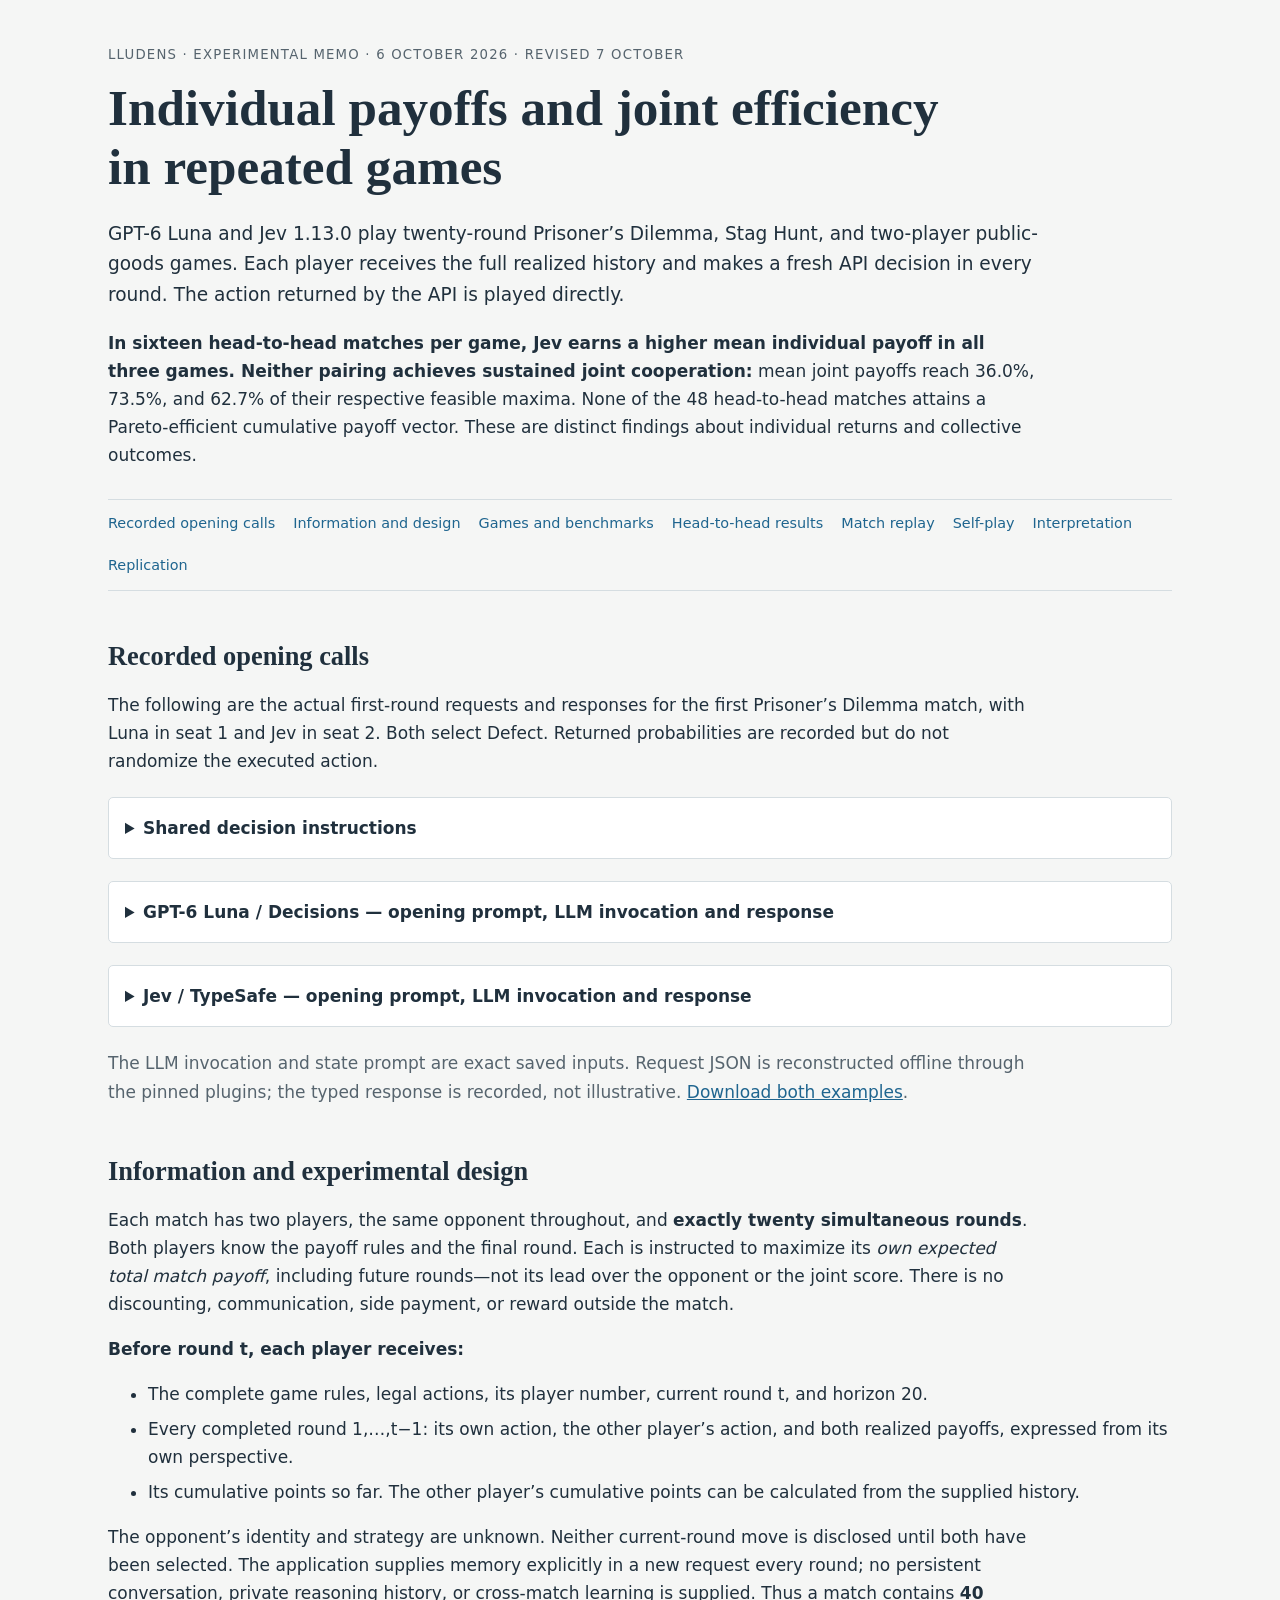
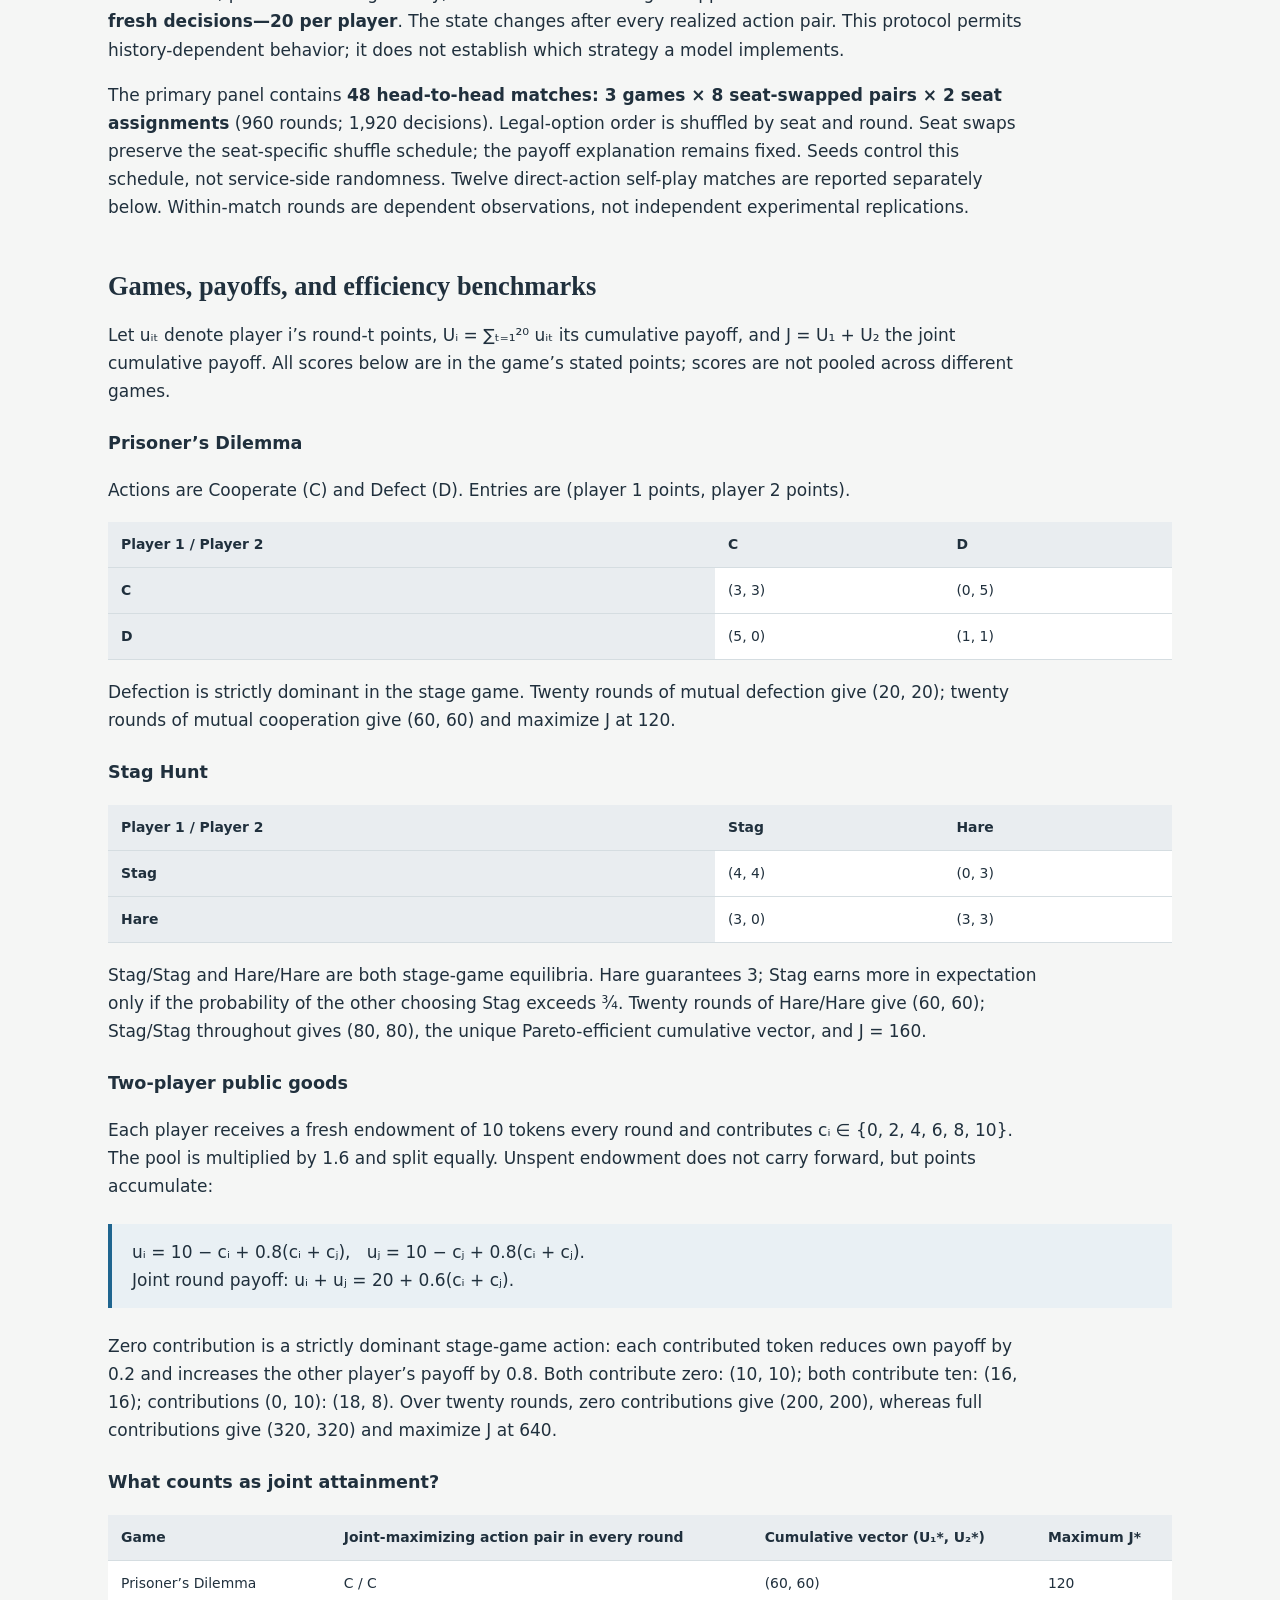
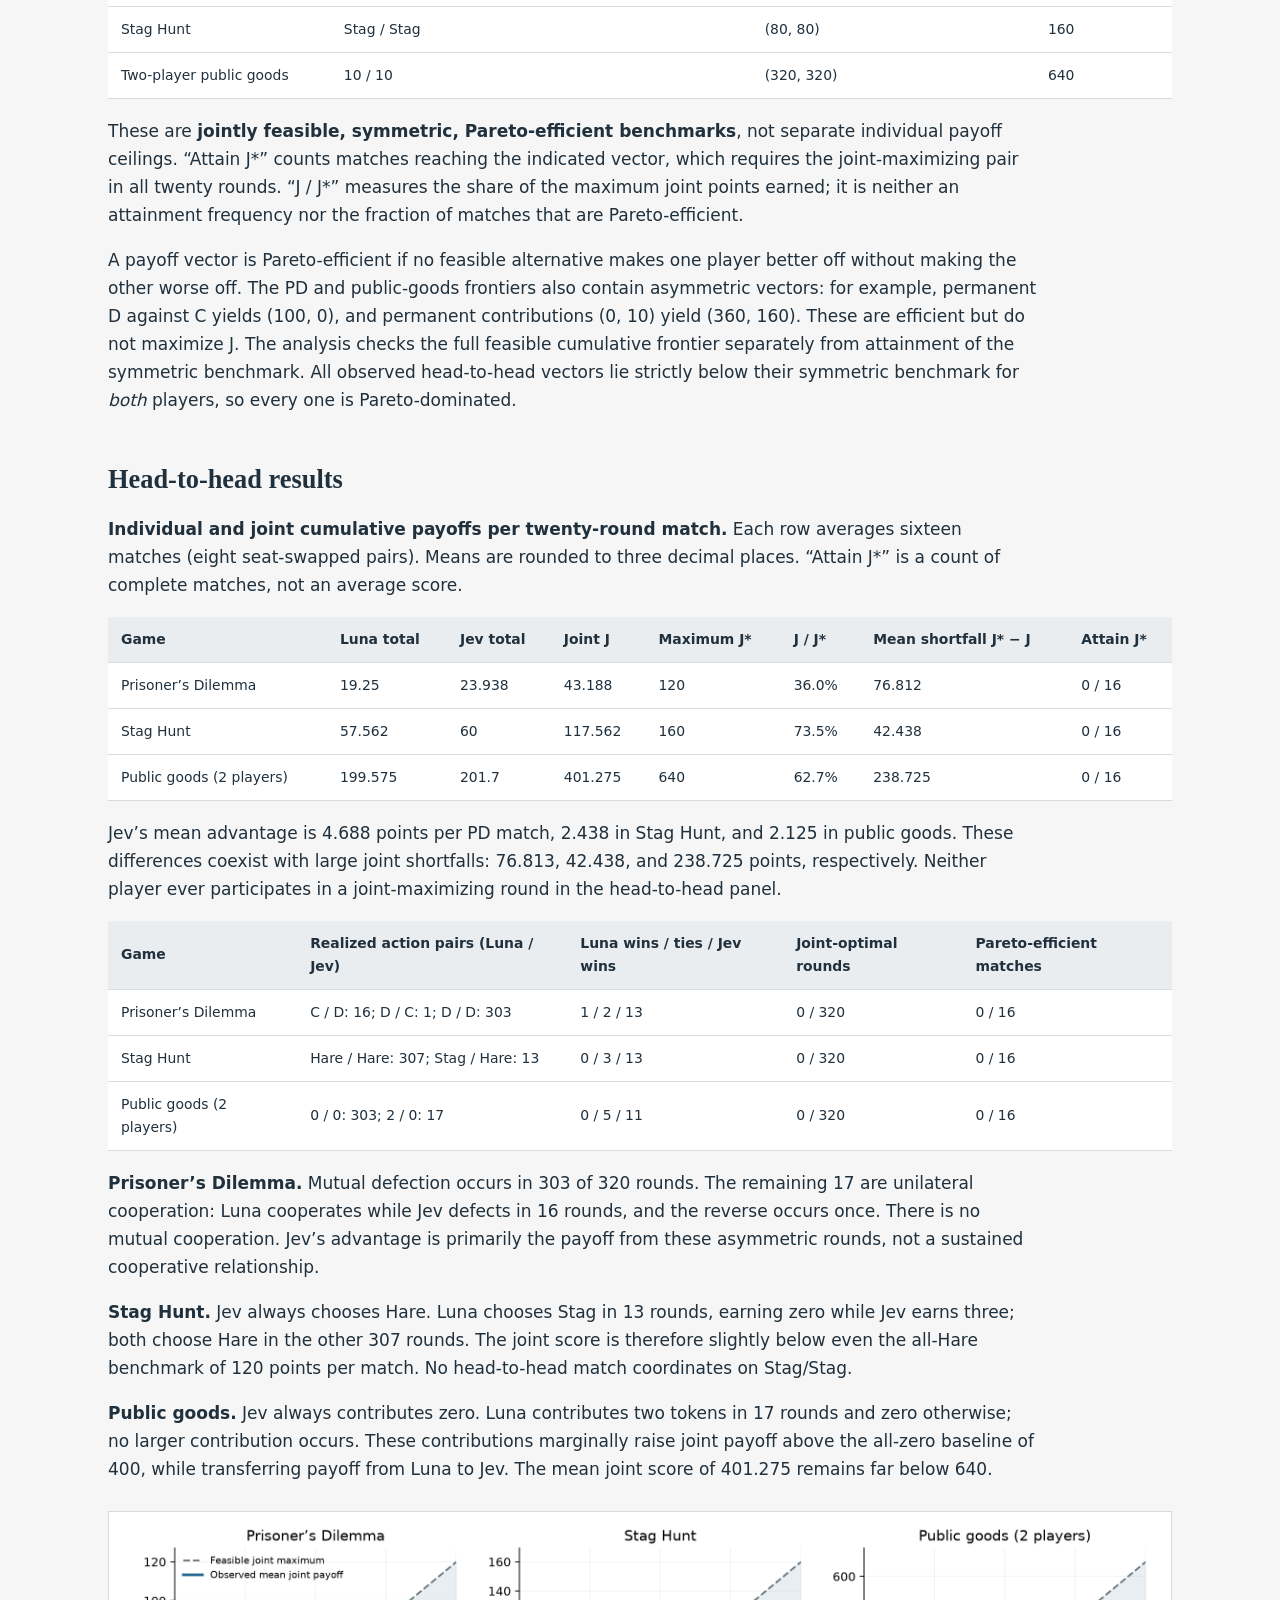
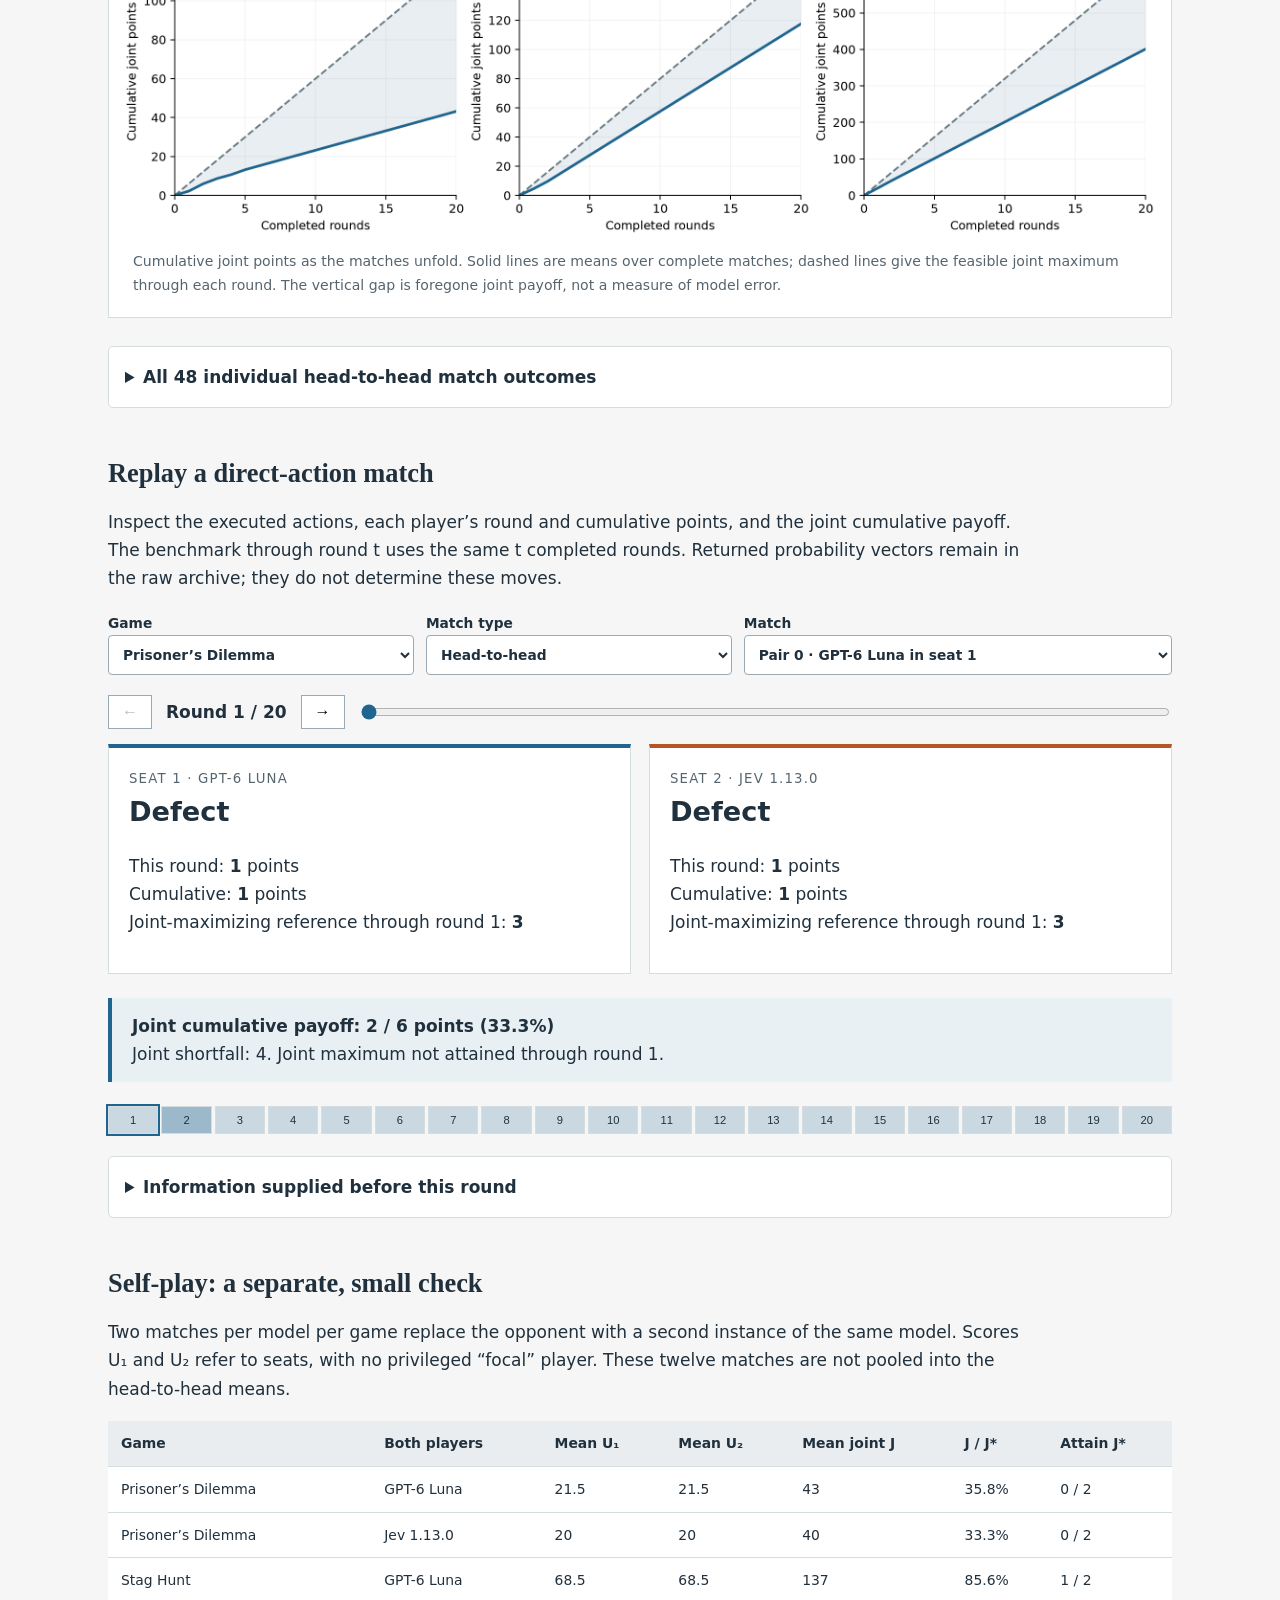
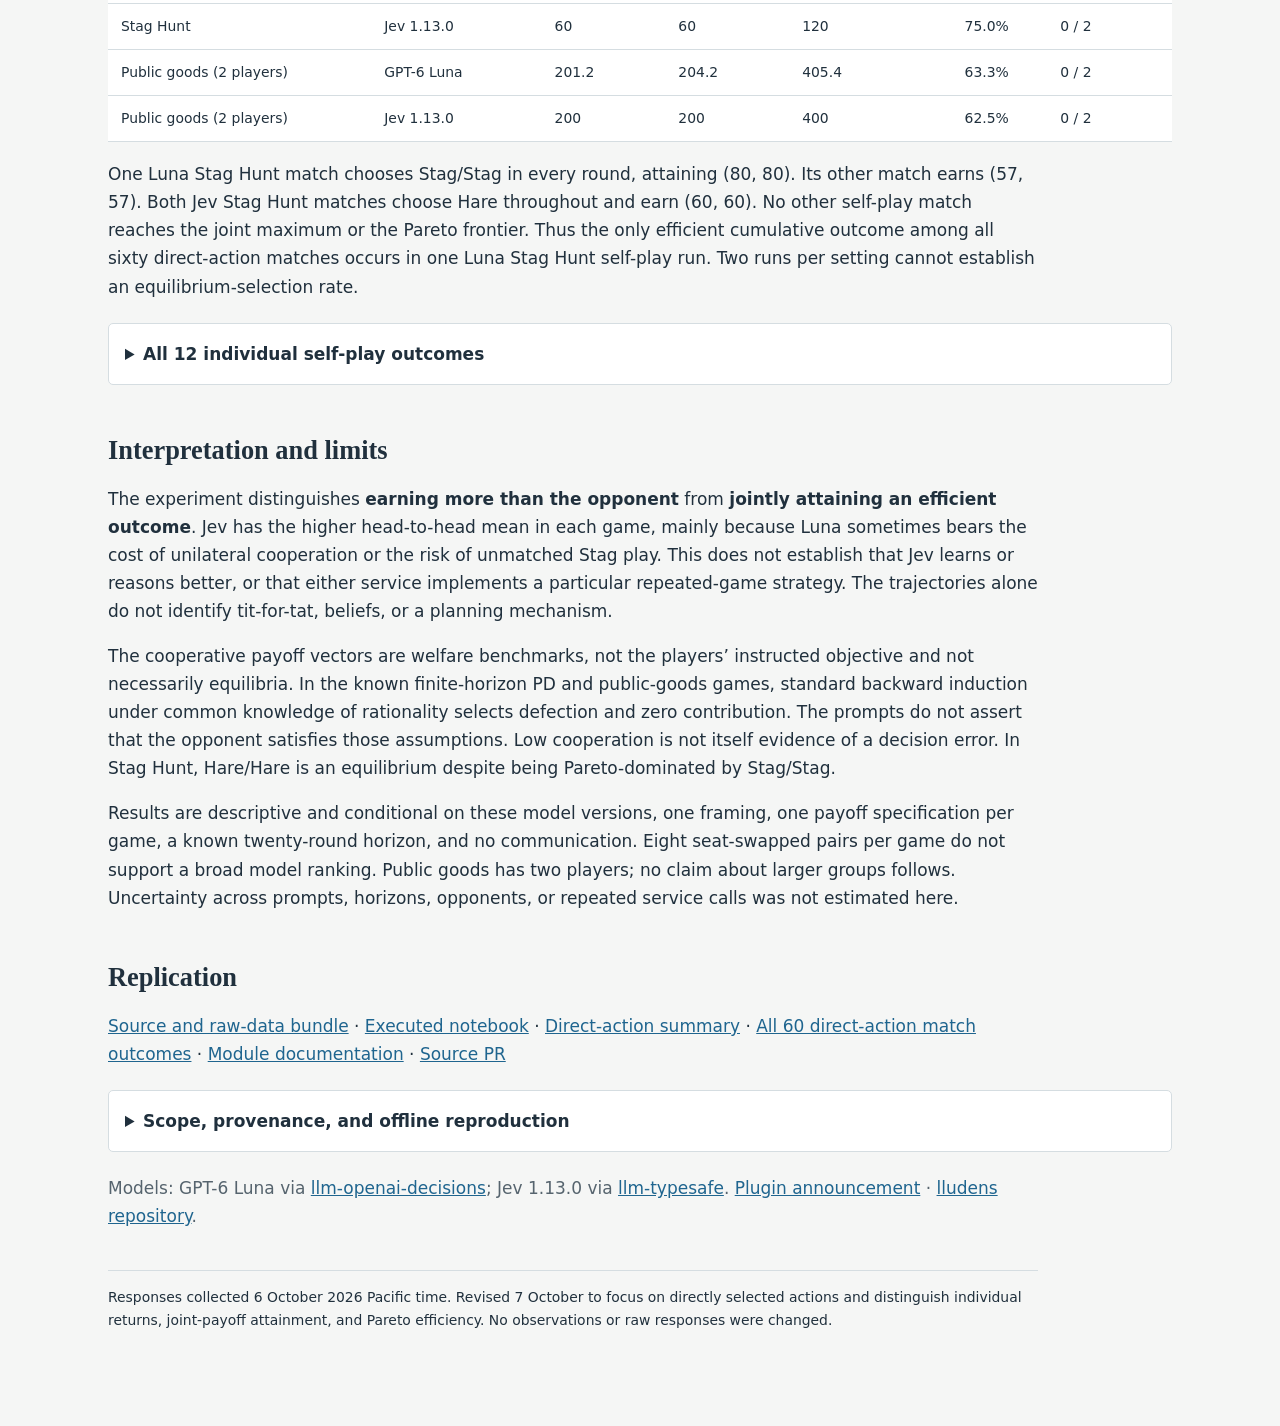
<file: experiments/decisions_jev_games_2026_10_06/report/index.html>
<!doctype html>
<html lang="en"><head><meta charset="utf-8"><meta name="viewport" content="width=device-width,initial-scale=1">
<title>Individual payoffs and joint efficiency in repeated games — lludens</title>
<style>
:root{color-scheme:light;--ink:#20303d;--muted:#56646e;--blue:#1f658f;--orange:#b45725;--line:#d5dde1;--paper:#fff;--bg:#f5f6f5}*{box-sizing:border-box}body{margin:0;background:var(--bg);color:var(--ink);font:17px/1.65 system-ui,-apple-system,sans-serif}main{max-width:1120px;margin:auto;padding:44px 28px 80px}h1{font:600 clamp(2rem,4.4vw,3.2rem)/1.16 Georgia,serif;max-width:850px;margin:12px 0 22px}h2{font:600 1.65rem/1.3 Georgia,serif;margin:48px 0 18px}h3{margin-top:24px;font-size:1.1rem}p{max-width:930px}a{color:var(--blue)}.eyebrow{color:var(--muted);font-size:.83rem;text-transform:uppercase;letter-spacing:.09em}.lead{font-size:1.16rem;max-width:930px}.box{border-left:4px solid var(--blue);background:#e9f0f4;padding:14px 20px;margin:24px 0}.muted,small{color:var(--muted)}nav{display:flex;gap:18px;flex-wrap:wrap;border-block:1px solid var(--line);padding:12px 0;margin:30px 0}nav a{font-size:.9rem;text-decoration:none}section{scroll-margin-top:20px}.scroll{overflow-x:auto;max-width:100%;margin:18px 0}table{border-collapse:collapse;background:white;width:100%;font-size:.87rem;font-variant-numeric:tabular-nums}th,td{text-align:left;padding:11px 13px;border-bottom:1px solid var(--line)}th{background:#e9edf0;font-weight:600}td:first-child{min-width:140px}figure{margin:28px 0;background:white;padding:14px;border:1px solid var(--line)}figure img{width:100%;height:auto}figcaption{font-size:.88rem;color:var(--muted);padding:6px 10px}details{border:1px solid var(--line);border-radius:5px;padding:16px;margin:22px 0;background:white}summary{cursor:pointer;font-weight:600}code{font-size:.86em;background:#e8edef;padding:2px 5px;overflow-wrap:anywhere}pre{white-space:pre-wrap;overflow-wrap:anywhere;overflow:auto;background:#edf0f2;padding:16px;font-size:.84rem;line-height:1.45}li{margin:7px 0}.controls{display:grid;grid-template-columns:1fr 1fr 1.4fr;gap:12px;margin:20px 0}label{display:block;font-size:.86rem;font-weight:600}select{width:100%;padding:10px;background:white;border:1px solid #9aaab4;border-radius:4px;color:var(--ink);font:inherit}input[type=range]{width:100%;accent-color:var(--blue)}.players{display:grid;grid-template-columns:1fr 1fr;gap:18px}.player{background:white;padding:20px;border:1px solid var(--line);border-top:4px solid var(--blue)}.player[data-provider=jev]{border-top-color:var(--orange)}.big{font-size:1.7rem;font-weight:650}.barrow{display:grid;grid-template-columns:60px 1fr 45px;gap:8px;align-items:center;font-size:.82rem}.track{height:9px;background:#e7ecef}.bar{height:9px;background:var(--blue)}.player[data-provider=jev] .bar{background:var(--orange)}.roundline{display:flex;align-items:center;gap:14px;margin:15px 0}.roundline button{border:1px solid #9aaab4;background:white;padding:7px 13px;cursor:pointer;font-size:1rem}.roundline strong{white-space:nowrap}.timeline{display:grid;grid-template-columns:repeat(20,1fr);gap:3px;margin:18px 0}.timeline button{border:1px solid var(--line);padding:7px 0;cursor:pointer;background:#e7ecef;font-size:.7rem;color:var(--ink)}.timeline button.active{outline:2px solid var(--blue)}.foot{font-size:.87rem;margin-top:40px;border-top:1px solid var(--line);padding-top:15px}@media(max-width:660px){main{padding:25px 16px 50px}.controls{grid-template-columns:1fr}.players{grid-template-columns:1fr}.player{padding:15px}body{font-size:16px}h2{margin-top:36px}.timeline{gap:1px}.timeline button{font-size:.61rem}th,td{padding:9px}figure{padding:0}nav{gap:12px}}
</style>
</head><body><main>
<div class="eyebrow">lludens · Experimental memo · 6 October 2026 · Revised 7 October</div>
<h1>Individual payoffs and joint efficiency in repeated games</h1>
<p class="lead">GPT-6 Luna and Jev 1.13.0 play twenty-round Prisoner’s Dilemma, Stag Hunt, and two-player public-goods games. Each player receives the full realized history and makes a fresh API decision in every round. The action returned by the API is played directly.</p>
<p><strong>In sixteen head-to-head matches per game, Jev earns a higher mean individual payoff in all three games. Neither pairing achieves sustained joint cooperation:</strong> mean joint payoffs reach 36.0%, 73.5%, and 62.7% of their respective feasible maxima. None of the 48 head-to-head matches attains a Pareto-efficient cumulative payoff vector. These are distinct findings about individual returns and collective outcomes.</p>
<nav><a href="#opening">Recorded opening calls</a><a href="#design">Information and design</a><a href="#rules">Games and benchmarks</a><a href="#results">Head-to-head results</a><a href="#replay">Match replay</a><a href="#self">Self-play</a><a href="#interpretation">Interpretation</a><a href="#download">Replication</a></nav>

<section id="opening"><h2>Recorded opening calls</h2>
<p>The following are the actual first-round requests and responses for the first Prisoner’s Dilemma match, with Luna in seat 1 and Jev in seat 2. Both select Defect. Returned probabilities are recorded but do not randomize the executed action.</p>
<details><summary>Shared decision instructions</summary><pre><code>Choose your action for the current round to maximize YOUR OWN expected total points over the entire match, including future rounds. You are a player, not an observer classifying the history. Select one of the allowed actions.</code></pre></details>
<article class="opening-example" data-provider="decisions"><details><summary>GPT-6 Luna / Decisions — opening prompt, LLM invocation and response</summary><p><strong>Initial state prompt</strong> (the exact text passed to LLM).</p><pre><code>Repeated Prisoner&#x27;s Dilemma. Both choose C or D simultaneously. Payoffs (your action, other action -&gt; your points, other points): C,C -&gt; 3,3; C,D -&gt; 0,5; D,C -&gt; 5,0; D,D -&gt; 1,1.
You are player 1 in a two-player match. This is round 1 of exactly 20. Both players know the rules and the fixed horizon, and face the same opponent throughout. Both choose without seeing the other&#x27;s current move. After each round both actions and payoffs are revealed. There is no communication. You do not know the opponent&#x27;s strategy or identity. No side payments, other rewards, or later matches affect your score. Your objective is your own total points, not beating the other&#x27;s score or maximizing the joint score.
Your points so far: 0.
Complete public history from your perspective: []</code></pre><details><summary>Exact llm Python invocation</summary><pre><code>import llm

response = llm.get_model(&#x27;openai-decisions/gpt-6-luna&#x27;).prompt(
    prompt=&quot;Repeated Prisoner&#x27;s Dilemma. Both choose C or D simultaneously. Payoffs (your action, other action -&gt; your points, other points): C,C -&gt; 3,3; C,D -&gt; 0,5; D,C -&gt; 5,0; D,D -&gt; 1,1.\nYou are player 1 in a two-player match. This is round 1 of exactly 20. Both players know the rules and the fixed horizon, and face the same opponent throughout. Both choose without seeing the other&#x27;s current move. After each round both actions and payoffs are revealed. There is no communication. You do not know the opponent&#x27;s strategy or identity. No side payments, other rewards, or later matches affect your score. Your objective is your own total points, not beating the other&#x27;s score or maximizing the joint score.\nYour points so far: 0.\nComplete public history from your perspective: []&quot;,
    system=&#x27;Choose your action for the current round to maximize YOUR OWN expected total points over the entire match, including future rounds. You are a player, not an observer classifying the history. Select one of the allowed actions.&#x27;,
    answer_type=&#x27;choice&#x27;,
    choices={&#x27;C&#x27;: &#x27;Choose Cooperate&#x27;, &#x27;D&#x27;: &#x27;Choose Defect&#x27;},
)
answer = response.text()  # Evaluating this would make a live API call.</code></pre></details><details><summary>Request JSON built by the pinned plugin</summary><p>This body is reconstructed offline from the saved arguments, not an HTTP capture.</p><pre><code>{
  &quot;model&quot;: &quot;gpt-6-luna&quot;,
  &quot;input&quot;: &quot;Repeated Prisoner&#x27;s Dilemma. Both choose C or D simultaneously. Payoffs (your action, other action -&gt; your points, other points): C,C -&gt; 3,3; C,D -&gt; 0,5; D,C -&gt; 5,0; D,D -&gt; 1,1.\nYou are player 1 in a two-player match. This is round 1 of exactly 20. Both players know the rules and the fixed horizon, and face the same opponent throughout. Both choose without seeing the other&#x27;s current move. After each round both actions and payoffs are revealed. There is no communication. You do not know the opponent&#x27;s strategy or identity. No side payments, other rewards, or later matches affect your score. Your objective is your own total points, not beating the other&#x27;s score or maximizing the joint score.\nYour points so far: 0.\nComplete public history from your perspective: []&quot;,
  &quot;questions&quot;: [
    {
      &quot;name&quot;: &quot;evaluation&quot;,
      &quot;instructions&quot;: &quot;Choose your action for the current round to maximize YOUR OWN expected total points over the entire match, including future rounds. You are a player, not an observer classifying the history. Select one of the allowed actions.&quot;,
      &quot;type&quot;: &quot;choice&quot;,
      &quot;choices&quot;: [
        {
          &quot;value&quot;: &quot;C&quot;,
          &quot;description&quot;: &quot;Choose Cooperate&quot;
        },
        {
          &quot;value&quot;: &quot;D&quot;,
          &quot;description&quot;: &quot;Choose Defect&quot;
        }
      ]
    }
  ]
}</code></pre></details><p><strong>Recorded response payload</strong> — the unchanged typed answer returned by <code>response.text()</code>, not a generated explanation.</p><pre><code>{
  &quot;type&quot;: &quot;choice&quot;,
  &quot;name&quot;: &quot;evaluation&quot;,
  &quot;choice&quot;: &quot;D&quot;,
  &quot;probabilities&quot;: [
    {
      &quot;value&quot;: &quot;C&quot;,
      &quot;probability&quot;: 0.09
    },
    {
      &quot;value&quot;: &quot;D&quot;,
      &quot;probability&quot;: 0.91
    }
  ],
  &quot;confidence&quot;: 0.82
}</code></pre><p class="muted">Returned model: <code>gpt-6-luna</code>. Input tokens: 336; client time: 366 ms. Journal key: <code>prisoners_dilemma-argmax-00-swap0/player1/b323135cd67b4b96e42de4994034765ba6483464db7208982df4ce8205e18191</code>.</p></details></article><article class="opening-example" data-provider="jev"><details><summary>Jev / TypeSafe — opening prompt, LLM invocation and response</summary><p><strong>Initial state prompt</strong> (the exact text passed to LLM).</p><pre><code>Repeated Prisoner&#x27;s Dilemma. Both choose C or D simultaneously. Payoffs (your action, other action -&gt; your points, other points): C,C -&gt; 3,3; C,D -&gt; 0,5; D,C -&gt; 5,0; D,D -&gt; 1,1.
You are player 2 in a two-player match. This is round 1 of exactly 20. Both players know the rules and the fixed horizon, and face the same opponent throughout. Both choose without seeing the other&#x27;s current move. After each round both actions and payoffs are revealed. There is no communication. You do not know the opponent&#x27;s strategy or identity. No side payments, other rewards, or later matches affect your score. Your objective is your own total points, not beating the other&#x27;s score or maximizing the joint score.
Your points so far: 0.
Complete public history from your perspective: []</code></pre><details><summary>Exact llm Python invocation</summary><pre><code>import llm

response = llm.get_model(&#x27;typesafe/jev-latest&#x27;).prompt(
    prompt=&quot;Repeated Prisoner&#x27;s Dilemma. Both choose C or D simultaneously. Payoffs (your action, other action -&gt; your points, other points): C,C -&gt; 3,3; C,D -&gt; 0,5; D,C -&gt; 5,0; D,D -&gt; 1,1.\nYou are player 2 in a two-player match. This is round 1 of exactly 20. Both players know the rules and the fixed horizon, and face the same opponent throughout. Both choose without seeing the other&#x27;s current move. After each round both actions and payoffs are revealed. There is no communication. You do not know the opponent&#x27;s strategy or identity. No side payments, other rewards, or later matches affect your score. Your objective is your own total points, not beating the other&#x27;s score or maximizing the joint score.\nYour points so far: 0.\nComplete public history from your perspective: []&quot;,
    system=&#x27;Choose your action for the current round to maximize YOUR OWN expected total points over the entire match, including future rounds. You are a player, not an observer classifying the history. Select one of the allowed actions.&#x27;,
    answer_type=&#x27;choice&#x27;,
    criteria={&#x27;C&#x27;: &#x27;Choose Cooperate&#x27;, &#x27;D&#x27;: &#x27;Choose Defect&#x27;},
)
answer = response.text()  # Evaluating this would make a live API call.</code></pre></details><details><summary>Request JSON built by the pinned plugin</summary><p>This body is reconstructed offline from the saved arguments, not an HTTP capture.</p><pre><code>{
  &quot;model&quot;: &quot;jev-latest&quot;,
  &quot;state&quot;: &quot;Repeated Prisoner&#x27;s Dilemma. Both choose C or D simultaneously. Payoffs (your action, other action -&gt; your points, other points): C,C -&gt; 3,3; C,D -&gt; 0,5; D,C -&gt; 5,0; D,D -&gt; 1,1.\nYou are player 2 in a two-player match. This is round 1 of exactly 20. Both players know the rules and the fixed horizon, and face the same opponent throughout. Both choose without seeing the other&#x27;s current move. After each round both actions and payoffs are revealed. There is no communication. You do not know the opponent&#x27;s strategy or identity. No side payments, other rewards, or later matches affect your score. Your objective is your own total points, not beating the other&#x27;s score or maximizing the joint score.\nYour points so far: 0.\nComplete public history from your perspective: []&quot;,
  &quot;questions&quot;: {
    &quot;evaluation&quot;: {
      &quot;type&quot;: &quot;choice&quot;,
      &quot;instructions&quot;: &quot;Choose your action for the current round to maximize YOUR OWN expected total points over the entire match, including future rounds. You are a player, not an observer classifying the history. Select one of the allowed actions.&quot;,
      &quot;criteria&quot;: {
        &quot;C&quot;: &quot;Choose Cooperate&quot;,
        &quot;D&quot;: &quot;Choose Defect&quot;
      }
    }
  }
}</code></pre></details><p><strong>Recorded response payload</strong> — the unchanged typed answer returned by <code>response.text()</code>, not a generated explanation.</p><pre><code>{
  &quot;type&quot;: &quot;choice&quot;,
  &quot;choice&quot;: &quot;D&quot;,
  &quot;confidence&quot;: 0.27,
  &quot;probabilities&quot;: {
    &quot;D&quot;: 0.64,
    &quot;C&quot;: 0.36
  }
}</code></pre><p class="muted">Returned model: <code>jev-1.13.0</code>. Input tokens: 538; client time: 227 ms. Journal key: <code>prisoners_dilemma-argmax-00-swap0/player2/ee57cc5bd0f250979dcce5efa7d3ee54bb22b6165f9e9b8196d66137fd6ce586</code>.</p></details></article>
<p class="muted">The LLM invocation and state prompt are exact saved inputs. Request JSON is reconstructed offline through the pinned plugins; the typed response is recorded, not illustrative. <a href="opening_examples.json">Download both examples</a>.</p>
</section>

<section id="design"><h2>Information and experimental design</h2>
<p>Each match has two players, the same opponent throughout, and <strong>exactly twenty simultaneous rounds</strong>. Both players know the payoff rules and the final round. Each is instructed to maximize its <em>own expected total match payoff</em>, including future rounds—not its lead over the opponent or the joint score. There is no discounting, communication, side payment, or reward outside the match.</p>
<p><strong>Before round t, each player receives:</strong></p>
<ul><li>The complete game rules, legal actions, its player number, current round t, and horizon 20.</li>
<li>Every completed round 1,…,t−1: its own action, the other player’s action, and both realized payoffs, expressed from its own perspective.</li>
<li>Its cumulative points so far. The other player’s cumulative points can be calculated from the supplied history.</li></ul>
<p>The opponent’s identity and strategy are unknown. Neither current-round move is disclosed until both have been selected. The application supplies memory explicitly in a new request every round; no persistent conversation, private reasoning history, or cross-match learning is supplied. Thus a match contains <strong>40 fresh decisions—20 per player</strong>. The state changes after every realized action pair. This protocol permits history-dependent behavior; it does not establish which strategy a model implements.</p>
<p>The primary panel contains <strong>48 head-to-head matches: 3 games × 8 seat-swapped pairs × 2 seat assignments</strong> (960 rounds; 1,920 decisions). Legal-option order is shuffled by seat and round. Seat swaps preserve the seat-specific shuffle schedule; the payoff explanation remains fixed. Seeds control this schedule, not service-side randomness. Twelve direct-action self-play matches are reported separately below. Within-match rounds are dependent observations, not independent experimental replications.</p>
</section>

<section id="rules"><h2>Games, payoffs, and efficiency benchmarks</h2>
<p>Let uᵢₜ denote player i’s round-t points, Uᵢ = ∑ₜ₌₁²⁰ uᵢₜ its cumulative payoff, and J = U₁ + U₂ the joint cumulative payoff. All scores below are in the game’s stated points; scores are not pooled across different games.</p>
<h3>Prisoner’s Dilemma</h3>
<p>Actions are Cooperate (C) and Defect (D). Entries are (player 1 points, player 2 points).</p>
<div class="scroll"><table aria-label="Prisoner's Dilemma payoffs"><thead><tr><th>Player 1 / Player 2</th><th>C</th><th>D</th></tr></thead><tbody><tr><th>C</th><td>(3, 3)</td><td>(0, 5)</td></tr><tr><th>D</th><td>(5, 0)</td><td>(1, 1)</td></tr></tbody></table></div>
<p>Defection is strictly dominant in the stage game. Twenty rounds of mutual defection give (20, 20); twenty rounds of mutual cooperation give (60, 60) and maximize J at 120.</p>
<h3>Stag Hunt</h3>
<div class="scroll"><table aria-label="Stag Hunt payoffs"><thead><tr><th>Player 1 / Player 2</th><th>Stag</th><th>Hare</th></tr></thead><tbody><tr><th>Stag</th><td>(4, 4)</td><td>(0, 3)</td></tr><tr><th>Hare</th><td>(3, 0)</td><td>(3, 3)</td></tr></tbody></table></div>
<p>Stag/Stag and Hare/Hare are both stage-game equilibria. Hare guarantees 3; Stag earns more in expectation only if the probability of the other choosing Stag exceeds ¾. Twenty rounds of Hare/Hare give (60, 60); Stag/Stag throughout gives (80, 80), the unique Pareto-efficient cumulative vector, and J = 160.</p>
<h3>Two-player public goods</h3>
<p>Each player receives a fresh endowment of 10 tokens every round and contributes cᵢ ∈ {0, 2, 4, 6, 8, 10}. The pool is multiplied by 1.6 and split equally. Unspent endowment does not carry forward, but points accumulate:</p>
<div class="box">uᵢ = 10 − cᵢ + 0.8(cᵢ + cⱼ), &nbsp; uⱼ = 10 − cⱼ + 0.8(cᵢ + cⱼ).<br>Joint round payoff: uᵢ + uⱼ = 20 + 0.6(cᵢ + cⱼ).</div>
<p>Zero contribution is a strictly dominant stage-game action: each contributed token reduces own payoff by 0.2 and increases the other player’s payoff by 0.8. Both contribute zero: (10, 10); both contribute ten: (16, 16); contributions (0, 10): (18, 8). Over twenty rounds, zero contributions give (200, 200), whereas full contributions give (320, 320) and maximize J at 640.</p>
<h3>What counts as joint attainment?</h3>
<div class="scroll"><table id="benchmarks"><thead><tr><th>Game</th><th>Joint-maximizing action pair in every round</th><th>Cumulative vector (U₁*, U₂*)</th><th>Maximum J*</th></tr></thead><tbody>
<tr><td>Prisoner’s Dilemma</td><td>C / C</td><td>(60, 60)</td><td>120</td></tr>
<tr><td>Stag Hunt</td><td>Stag / Stag</td><td>(80, 80)</td><td>160</td></tr>
<tr><td>Two-player public goods</td><td>10 / 10</td><td>(320, 320)</td><td>640</td></tr>
</tbody></table></div>
<p>These are <strong>jointly feasible, symmetric, Pareto-efficient benchmarks</strong>, not separate individual payoff ceilings. “Attain J*” counts matches reaching the indicated vector, which requires the joint-maximizing pair in all twenty rounds. “J / J*” measures the share of the maximum joint points earned; it is neither an attainment frequency nor the fraction of matches that are Pareto-efficient.</p>
<p>A payoff vector is Pareto-efficient if no feasible alternative makes one player better off without making the other worse off. The PD and public-goods frontiers also contain asymmetric vectors: for example, permanent D against C yields (100, 0), and permanent contributions (0, 10) yield (360, 160). These are efficient but do not maximize J. The analysis checks the full feasible cumulative frontier separately from attainment of the symmetric benchmark. All observed head-to-head vectors lie strictly below their symmetric benchmark for <em>both</em> players, so every one is Pareto-dominated.</p>
</section>

<section id="results"><h2>Head-to-head results</h2>
<p><strong>Individual and joint cumulative payoffs per twenty-round match.</strong> Each row averages sixteen matches (eight seat-swapped pairs). Means are rounded to three decimal places. “Attain J*” is a count of complete matches, not an average score.</p>
<div class="scroll"><table><thead><tr><th>Game</th><th>Luna total</th><th>Jev total</th><th>Joint J</th><th>Maximum J*</th><th>J / J*</th><th>Mean shortfall J* − J</th><th>Attain J*</th></tr></thead><tbody><tr><td>Prisoner’s Dilemma</td><td>19.25</td><td>23.938</td><td>43.188</td><td>120</td><td>36.0%</td><td>76.812</td><td>0 / 16</td></tr><tr><td>Stag Hunt</td><td>57.562</td><td>60</td><td>117.562</td><td>160</td><td>73.5%</td><td>42.438</td><td>0 / 16</td></tr><tr><td>Public goods (2 players)</td><td>199.575</td><td>201.7</td><td>401.275</td><td>640</td><td>62.7%</td><td>238.725</td><td>0 / 16</td></tr></tbody></table></div>
<p>Jev’s mean advantage is 4.688 points per PD match, 2.438 in Stag Hunt, and 2.125 in public goods. These differences coexist with large joint shortfalls: 76.813, 42.438, and 238.725 points, respectively. Neither player ever participates in a joint-maximizing round in the head-to-head panel.</p>
<div class="scroll"><table><thead><tr><th>Game</th><th>Realized action pairs (Luna / Jev)</th><th>Luna wins / ties / Jev wins</th><th>Joint-optimal rounds</th><th>Pareto-efficient matches</th></tr></thead><tbody><tr><td>Prisoner’s Dilemma</td><td>C / D: 16; D / C: 1; D / D: 303</td><td>1 / 2 / 13</td><td>0 / 320</td><td>0 / 16</td></tr><tr><td>Stag Hunt</td><td>Hare / Hare: 307; Stag / Hare: 13</td><td>0 / 3 / 13</td><td>0 / 320</td><td>0 / 16</td></tr><tr><td>Public goods (2 players)</td><td>0 / 0: 303; 2 / 0: 17</td><td>0 / 5 / 11</td><td>0 / 320</td><td>0 / 16</td></tr></tbody></table></div>
<p><strong>Prisoner’s Dilemma.</strong> Mutual defection occurs in 303 of 320 rounds. The remaining 17 are unilateral cooperation: Luna cooperates while Jev defects in 16 rounds, and the reverse occurs once. There is no mutual cooperation. Jev’s advantage is primarily the payoff from these asymmetric rounds, not a sustained cooperative relationship.</p>
<p><strong>Stag Hunt.</strong> Jev always chooses Hare. Luna chooses Stag in 13 rounds, earning zero while Jev earns three; both choose Hare in the other 307 rounds. The joint score is therefore slightly below even the all-Hare benchmark of 120 points per match. No head-to-head match coordinates on Stag/Stag.</p>
<p><strong>Public goods.</strong> Jev always contributes zero. Luna contributes two tokens in 17 rounds and zero otherwise; no larger contribution occurs. These contributions marginally raise joint payoff above the all-zero baseline of 400, while transferring payoff from Luna to Jev. The mean joint score of 401.275 remains far below 640.</p>
<figure><img src="payoffs.png" alt="Mean cumulative joint payoff across sixteen head-to-head matches in each game, compared with the joint maximum at each round."><figcaption>Cumulative joint points as the matches unfold. Solid lines are means over complete matches; dashed lines give the feasible joint maximum through each round. The vertical gap is foregone joint payoff, not a measure of model error.</figcaption></figure>
<details><summary>All 48 individual head-to-head match outcomes</summary><div class="scroll"><table><thead><tr><th>Game</th><th>Pair</th><th>Seat 1</th><th>Luna total</th><th>Jev total</th><th>Joint J</th><th>J / J*</th><th>Attain J*</th></tr></thead><tbody><tr><td>Prisoner’s Dilemma</td><td>0</td><td>GPT-6 Luna</td><td>19</td><td>24</td><td>43</td><td>35.8%</td><td>No</td></tr><tr><td>Prisoner’s Dilemma</td><td>0</td><td>Jev 1.13.0</td><td>20</td><td>20</td><td>40</td><td>33.3%</td><td>No</td></tr><tr><td>Stag Hunt</td><td>0</td><td>GPT-6 Luna</td><td>57</td><td>60</td><td>117</td><td>73.1%</td><td>No</td></tr><tr><td>Stag Hunt</td><td>0</td><td>Jev 1.13.0</td><td>57</td><td>60</td><td>117</td><td>73.1%</td><td>No</td></tr><tr><td>Public goods (2 players)</td><td>0</td><td>GPT-6 Luna</td><td>199.2</td><td>203.2</td><td>402.4</td><td>62.9%</td><td>No</td></tr><tr><td>Public goods (2 players)</td><td>0</td><td>Jev 1.13.0</td><td>199.2</td><td>203.2</td><td>402.4</td><td>62.9%</td><td>No</td></tr><tr><td>Prisoner’s Dilemma</td><td>1</td><td>GPT-6 Luna</td><td>20</td><td>20</td><td>40</td><td>33.3%</td><td>No</td></tr><tr><td>Prisoner’s Dilemma</td><td>1</td><td>Jev 1.13.0</td><td>19</td><td>24</td><td>43</td><td>35.8%</td><td>No</td></tr><tr><td>Stag Hunt</td><td>1</td><td>GPT-6 Luna</td><td>57</td><td>60</td><td>117</td><td>73.1%</td><td>No</td></tr><tr><td>Stag Hunt</td><td>1</td><td>Jev 1.13.0</td><td>57</td><td>60</td><td>117</td><td>73.1%</td><td>No</td></tr><tr><td>Public goods (2 players)</td><td>1</td><td>GPT-6 Luna</td><td>200</td><td>200</td><td>400</td><td>62.5%</td><td>No</td></tr><tr><td>Public goods (2 players)</td><td>1</td><td>Jev 1.13.0</td><td>200</td><td>200</td><td>400</td><td>62.5%</td><td>No</td></tr><tr><td>Prisoner’s Dilemma</td><td>2</td><td>GPT-6 Luna</td><td>18</td><td>28</td><td>46</td><td>38.3%</td><td>No</td></tr><tr><td>Prisoner’s Dilemma</td><td>2</td><td>Jev 1.13.0</td><td>19</td><td>24</td><td>43</td><td>35.8%</td><td>No</td></tr><tr><td>Stag Hunt</td><td>2</td><td>GPT-6 Luna</td><td>57</td><td>60</td><td>117</td><td>73.1%</td><td>No</td></tr><tr><td>Stag Hunt</td><td>2</td><td>Jev 1.13.0</td><td>57</td><td>60</td><td>117</td><td>73.1%</td><td>No</td></tr><tr><td>Public goods (2 players)</td><td>2</td><td>GPT-6 Luna</td><td>199.6</td><td>201.6</td><td>401.2</td><td>62.7%</td><td>No</td></tr><tr><td>Public goods (2 players)</td><td>2</td><td>Jev 1.13.0</td><td>199.2</td><td>203.2</td><td>402.4</td><td>62.9%</td><td>No</td></tr><tr><td>Prisoner’s Dilemma</td><td>3</td><td>GPT-6 Luna</td><td>19</td><td>24</td><td>43</td><td>35.8%</td><td>No</td></tr><tr><td>Prisoner’s Dilemma</td><td>3</td><td>Jev 1.13.0</td><td>24</td><td>19</td><td>43</td><td>35.8%</td><td>No</td></tr><tr><td>Stag Hunt</td><td>3</td><td>GPT-6 Luna</td><td>60</td><td>60</td><td>120</td><td>75.0%</td><td>No</td></tr><tr><td>Stag Hunt</td><td>3</td><td>Jev 1.13.0</td><td>57</td><td>60</td><td>117</td><td>73.1%</td><td>No</td></tr><tr><td>Public goods (2 players)</td><td>3</td><td>GPT-6 Luna</td><td>199.6</td><td>201.6</td><td>401.2</td><td>62.7%</td><td>No</td></tr><tr><td>Public goods (2 players)</td><td>3</td><td>Jev 1.13.0</td><td>199.6</td><td>201.6</td><td>401.2</td><td>62.7%</td><td>No</td></tr><tr><td>Prisoner’s Dilemma</td><td>4</td><td>GPT-6 Luna</td><td>19</td><td>24</td><td>43</td><td>35.8%</td><td>No</td></tr><tr><td>Prisoner’s Dilemma</td><td>4</td><td>Jev 1.13.0</td><td>19</td><td>24</td><td>43</td><td>35.8%</td><td>No</td></tr><tr><td>Stag Hunt</td><td>4</td><td>GPT-6 Luna</td><td>57</td><td>60</td><td>117</td><td>73.1%</td><td>No</td></tr><tr><td>Stag Hunt</td><td>4</td><td>Jev 1.13.0</td><td>57</td><td>60</td><td>117</td><td>73.1%</td><td>No</td></tr><tr><td>Public goods (2 players)</td><td>4</td><td>GPT-6 Luna</td><td>199.2</td><td>203.2</td><td>402.4</td><td>62.9%</td><td>No</td></tr><tr><td>Public goods (2 players)</td><td>4</td><td>Jev 1.13.0</td><td>200</td><td>200</td><td>400</td><td>62.5%</td><td>No</td></tr><tr><td>Prisoner’s Dilemma</td><td>5</td><td>GPT-6 Luna</td><td>19</td><td>24</td><td>43</td><td>35.8%</td><td>No</td></tr><tr><td>Prisoner’s Dilemma</td><td>5</td><td>Jev 1.13.0</td><td>19</td><td>24</td><td>43</td><td>35.8%</td><td>No</td></tr><tr><td>Stag Hunt</td><td>5</td><td>GPT-6 Luna</td><td>57</td><td>60</td><td>117</td><td>73.1%</td><td>No</td></tr><tr><td>Stag Hunt</td><td>5</td><td>Jev 1.13.0</td><td>57</td><td>60</td><td>117</td><td>73.1%</td><td>No</td></tr><tr><td>Public goods (2 players)</td><td>5</td><td>GPT-6 Luna</td><td>199.6</td><td>201.6</td><td>401.2</td><td>62.7%</td><td>No</td></tr><tr><td>Public goods (2 players)</td><td>5</td><td>Jev 1.13.0</td><td>200</td><td>200</td><td>400</td><td>62.5%</td><td>No</td></tr><tr><td>Prisoner’s Dilemma</td><td>6</td><td>GPT-6 Luna</td><td>18</td><td>28</td><td>46</td><td>38.3%</td><td>No</td></tr><tr><td>Prisoner’s Dilemma</td><td>6</td><td>Jev 1.13.0</td><td>19</td><td>24</td><td>43</td><td>35.8%</td><td>No</td></tr><tr><td>Stag Hunt</td><td>6</td><td>GPT-6 Luna</td><td>57</td><td>60</td><td>117</td><td>73.1%</td><td>No</td></tr><tr><td>Stag Hunt</td><td>6</td><td>Jev 1.13.0</td><td>60</td><td>60</td><td>120</td><td>75.0%</td><td>No</td></tr><tr><td>Public goods (2 players)</td><td>6</td><td>GPT-6 Luna</td><td>199.6</td><td>201.6</td><td>401.2</td><td>62.7%</td><td>No</td></tr><tr><td>Public goods (2 players)</td><td>6</td><td>Jev 1.13.0</td><td>199.2</td><td>203.2</td><td>402.4</td><td>62.9%</td><td>No</td></tr><tr><td>Prisoner’s Dilemma</td><td>7</td><td>GPT-6 Luna</td><td>18</td><td>28</td><td>46</td><td>38.3%</td><td>No</td></tr><tr><td>Prisoner’s Dilemma</td><td>7</td><td>Jev 1.13.0</td><td>19</td><td>24</td><td>43</td><td>35.8%</td><td>No</td></tr><tr><td>Stag Hunt</td><td>7</td><td>GPT-6 Luna</td><td>57</td><td>60</td><td>117</td><td>73.1%</td><td>No</td></tr><tr><td>Stag Hunt</td><td>7</td><td>Jev 1.13.0</td><td>60</td><td>60</td><td>120</td><td>75.0%</td><td>No</td></tr><tr><td>Public goods (2 players)</td><td>7</td><td>GPT-6 Luna</td><td>199.2</td><td>203.2</td><td>402.4</td><td>62.9%</td><td>No</td></tr><tr><td>Public goods (2 players)</td><td>7</td><td>Jev 1.13.0</td><td>200</td><td>200</td><td>400</td><td>62.5%</td><td>No</td></tr></tbody></table></div><p><a href="direct_matches.csv">Download match-level scores and efficiency indicators</a>.</p></details>
</section>

<section id="replay"><h2>Replay a direct-action match</h2>
<p>Inspect the executed actions, each player’s round and cumulative points, and the joint cumulative payoff. The benchmark through round t uses the same t completed rounds. Returned probability vectors remain in the raw archive; they do not determine these moves.</p>
<div class="controls"><label>Game<select id="game"><option value="prisoners_dilemma">Prisoner’s Dilemma</option><option value="stag_hunt">Stag Hunt</option><option value="public_goods">Two-player public goods</option></select></label><label>Match type<select id="panel"><option value="h2h">Head-to-head</option><option value="self">Self-play (separate check)</option></select></label><label>Match<select id="match"></select></label></div>
<div class="roundline"><button id="prev" aria-label="Previous round">←</button><strong id="roundLabel"></strong><button id="next" aria-label="Next round">→</button><input id="round" type="range" min="1" max="20" value="1" aria-label="Round"></div>
<div id="players" class="players"></div><div id="joint" class="box" aria-live="polite"></div><div id="timeline" class="timeline"></div>
<details><summary>Information supplied before this round</summary><p>The rules and instructions above accompany the following public history. The current round’s moves are not yet included.</p><pre id="history"></pre></details>
</section>

<section id="self"><h2>Self-play: a separate, small check</h2>
<p>Two matches per model per game replace the opponent with a second instance of the same model. Scores U₁ and U₂ refer to seats, with no privileged “focal” player. These twelve matches are not pooled into the head-to-head means.</p>
<div class="scroll"><table><thead><tr><th>Game</th><th>Both players</th><th>Mean U₁</th><th>Mean U₂</th><th>Mean joint J</th><th>J / J*</th><th>Attain J*</th></tr></thead><tbody><tr><td>Prisoner’s Dilemma</td><td>GPT-6 Luna</td><td>21.5</td><td>21.5</td><td>43</td><td>35.8%</td><td>0 / 2</td></tr><tr><td>Prisoner’s Dilemma</td><td>Jev 1.13.0</td><td>20</td><td>20</td><td>40</td><td>33.3%</td><td>0 / 2</td></tr><tr><td>Stag Hunt</td><td>GPT-6 Luna</td><td>68.5</td><td>68.5</td><td>137</td><td>85.6%</td><td>1 / 2</td></tr><tr><td>Stag Hunt</td><td>Jev 1.13.0</td><td>60</td><td>60</td><td>120</td><td>75.0%</td><td>0 / 2</td></tr><tr><td>Public goods (2 players)</td><td>GPT-6 Luna</td><td>201.2</td><td>204.2</td><td>405.4</td><td>63.3%</td><td>0 / 2</td></tr><tr><td>Public goods (2 players)</td><td>Jev 1.13.0</td><td>200</td><td>200</td><td>400</td><td>62.5%</td><td>0 / 2</td></tr></tbody></table></div>
<p>One Luna Stag Hunt match chooses Stag/Stag in every round, attaining (80, 80). Its other match earns (57, 57). Both Jev Stag Hunt matches choose Hare throughout and earn (60, 60). No other self-play match reaches the joint maximum or the Pareto frontier. Thus the only efficient cumulative outcome among all sixty direct-action matches occurs in one Luna Stag Hunt self-play run. Two runs per setting cannot establish an equilibrium-selection rate.</p>
<details><summary>All 12 individual self-play outcomes</summary><div class="scroll"><table><thead><tr><th>Game</th><th>Both players</th><th>Run</th><th>Seat 1 U₁</th><th>Seat 2 U₂</th><th>Joint J</th><th>Attain J*</th></tr></thead><tbody><tr><td>Prisoner’s Dilemma</td><td>GPT-6 Luna</td><td>0</td><td>19</td><td>24</td><td>43</td><td>No</td></tr><tr><td>Prisoner’s Dilemma</td><td>Jev 1.13.0</td><td>0</td><td>20</td><td>20</td><td>40</td><td>No</td></tr><tr><td>Stag Hunt</td><td>GPT-6 Luna</td><td>0</td><td>80</td><td>80</td><td>160</td><td>Yes</td></tr><tr><td>Stag Hunt</td><td>Jev 1.13.0</td><td>0</td><td>60</td><td>60</td><td>120</td><td>No</td></tr><tr><td>Public goods (2 players)</td><td>GPT-6 Luna</td><td>0</td><td>202.4</td><td>208.4</td><td>410.8</td><td>No</td></tr><tr><td>Public goods (2 players)</td><td>Jev 1.13.0</td><td>0</td><td>200</td><td>200</td><td>400</td><td>No</td></tr><tr><td>Prisoner’s Dilemma</td><td>GPT-6 Luna</td><td>1</td><td>24</td><td>19</td><td>43</td><td>No</td></tr><tr><td>Prisoner’s Dilemma</td><td>Jev 1.13.0</td><td>1</td><td>20</td><td>20</td><td>40</td><td>No</td></tr><tr><td>Stag Hunt</td><td>GPT-6 Luna</td><td>1</td><td>57</td><td>57</td><td>114</td><td>No</td></tr><tr><td>Stag Hunt</td><td>Jev 1.13.0</td><td>1</td><td>60</td><td>60</td><td>120</td><td>No</td></tr><tr><td>Public goods (2 players)</td><td>GPT-6 Luna</td><td>1</td><td>200</td><td>200</td><td>400</td><td>No</td></tr><tr><td>Public goods (2 players)</td><td>Jev 1.13.0</td><td>1</td><td>200</td><td>200</td><td>400</td><td>No</td></tr></tbody></table></div></details>
</section>

<section id="interpretation"><h2>Interpretation and limits</h2>
<p>The experiment distinguishes <strong>earning more than the opponent</strong> from <strong>jointly attaining an efficient outcome</strong>. Jev has the higher head-to-head mean in each game, mainly because Luna sometimes bears the cost of unilateral cooperation or the risk of unmatched Stag play. This does not establish that Jev learns or reasons better, or that either service implements a particular repeated-game strategy. The trajectories alone do not identify tit-for-tat, beliefs, or a planning mechanism.</p>
<p>The cooperative payoff vectors are welfare benchmarks, not the players’ instructed objective and not necessarily equilibria. In the known finite-horizon PD and public-goods games, standard backward induction under common knowledge of rationality selects defection and zero contribution. The prompts do not assert that the opponent satisfies those assumptions. Low cooperation is not itself evidence of a decision error. In Stag Hunt, Hare/Hare is an equilibrium despite being Pareto-dominated by Stag/Stag.</p>
<p>Results are descriptive and conditional on these model versions, one framing, one payoff specification per game, a known twenty-round horizon, and no communication. Eight seat-swapped pairs per game do not support a broad model ranking. Public goods has two players; no claim about larger groups follows. Uncertainty across prompts, horizons, opponents, or repeated service calls was not estimated here.</p>
</section>

<section id="download"><h2>Replication</h2>
<p><a href="replication.zip">Source and raw-data bundle</a> · <a href="decisions_jev_games.ipynb">Executed notebook</a> · <a href="summary.json">Direct-action summary</a> · <a href="direct_matches.csv">All 60 direct-action match outcomes</a> · <a href="sysone.md">Module documentation</a> · <a href="https://github.com/apoorvalal/lludens/pull/1">Source PR</a></p>
<details><summary>Scope, provenance, and offline reproduction</summary>
<p>The report uses all 48 direct head-to-head matches and separately reports all 12 direct self-play matches. The archive additionally retains 24 matches with experimenter-imposed action randomization and 166 diagnostic queries; neither enters the result tables or replay above. Randomizing a returned response distribution changes the agent and is not a second estimate of the same model comparison.</p>
<p>All original requests and recorded trajectories are retained. The offline audit checks the complete archive; direct-action accounting independently recomputes payoffs and the feasible cumulative Pareto frontier with exact rational arithmetic. The original all-panel <code>data/summary.json</code> is preserved for audit. This memo uses <code>data/direct_summary.json</code>, also served here as <code>summary.json</code>.</p>
<p>Successful calls were journaled individually and interrupted matches resumed from their saved histories. Twelve initially rejected probability-validation responses (including one diagnostic) were not retained and had to be requested again; they did not become fallback actions. This limits reconstruction of the rejected attempts, not the retained game paths. Full integration provenance and pinned plugin versions are in the experiment README.</p>
<pre>uv venv --python 3.12 .venv
uv pip install --python .venv/bin/python \
  -r experiments/decisions_jev_games_2026_10_06/requirements.txt
.venv/bin/python -m pytest tests -q
.venv/bin/python experiments/decisions_jev_games_2026_10_06/build_report.py</pre>
<p>All analysis and notebook execution are offline; no new model responses are needed. Download the full bundle to execute the notebook with its raw data.</p>
</details>
<p class="muted">Models: GPT-6 Luna via <a href="https://github.com/simonw/llm-openai-decisions">llm-openai-decisions</a>; Jev 1.13.0 via <a href="https://github.com/simonw/llm-typesafe">llm-typesafe</a>. <a href="https://simonwillison.net/2026/Oct/6/llm-openai-decisions/">Plugin announcement</a> · <a href="https://github.com/apoorvalal/lludens">lludens repository</a>.</p>
</section>
<p class="foot">Responses collected 6 October 2026 Pacific time. Revised 7 October to focus on directly selected actions and distinguish individual returns, joint-payoff attainment, and Pareto efficiency. No observations or raw responses were changed.</p>
</main>
<script>
const matches=[{"id":"prisoners_dilemma-argmax-00-swap0","game":"prisoners_dilemma","policy":"argmax","seed":2026100600,"pair":0,"swap":0,"players":["decisions","jev"],"rounds":20,"kind":"h2h","history":[{"round":1,"actions":{"1":"D","2":"D"},"payoffs":{"1":1,"2":1},"probabilities":{"1":{"C":0.09,"D":0.91},"2":{"D":0.64,"C":0.36}}},{"round":2,"actions":{"1":"C","2":"D"},"payoffs":{"1":0,"2":5},"probabilities":{"1":{"C":0.56,"D":0.44},"2":{"C":0.21,"D":0.79}}},{"round":3,"actions":{"1":"D","2":"D"},"payoffs":{"1":1,"2":1},"probabilities":{"1":{"D":0.94,"C":0.06},"2":{"D":0.76,"C":0.24}}},{"round":4,"actions":{"1":"D","2":"D"},"payoffs":{"1":1,"2":1},"probabilities":{"1":{"C":0.25,"D":0.75},"2":{"C":0.14,"D":0.86}}},{"round":5,"actions":{"1":"D","2":"D"},"payoffs":{"1":1,"2":1},"probabilities":{"1":{"C":0.23,"D":0.77},"2":{"D":0.86,"C":0.14}}},{"round":6,"actions":{"1":"D","2":"D"},"payoffs":{"1":1,"2":1},"probabilities":{"1":{"C":0.21,"D":0.79},"2":{"C":0.18,"D":0.82}}},{"round":7,"actions":{"1":"D","2":"D"},"payoffs":{"1":1,"2":1},"probabilities":{"1":{"D":0.99,"C":0.01},"2":{"C":0.18,"D":0.82}}},{"round":8,"actions":{"1":"D","2":"D"},"payoffs":{"1":1,"2":1},"probabilities":{"1":{"D":0.99,"C":0.01},"2":{"C":0.18,"D":0.82}}},{"round":9,"actions":{"1":"D","2":"D"},"payoffs":{"1":1,"2":1},"probabilities":{"1":{"D":1.0,"C":0.0},"2":{"C":0.19,"D":0.81}}},{"round":10,"actions":{"1":"D","2":"D"},"payoffs":{"1":1,"2":1},"probabilities":{"1":{"D":0.99,"C":0.01},"2":{"C":0.2,"D":0.8}}},{"round":11,"actions":{"1":"D","2":"D"},"payoffs":{"1":1,"2":1},"probabilities":{"1":{"D":0.99,"C":0.01},"2":{"C":0.19,"D":0.81}}},{"round":12,"actions":{"1":"D","2":"D"},"payoffs":{"1":1,"2":1},"probabilities":{"1":{"D":0.99,"C":0.01},"2":{"C":0.17,"D":0.83}}},{"round":13,"actions":{"1":"D","2":"D"},"payoffs":{"1":1,"2":1},"probabilities":{"1":{"D":0.99,"C":0.01},"2":{"D":0.86,"C":0.14}}},{"round":14,"actions":{"1":"D","2":"D"},"payoffs":{"1":1,"2":1},"probabilities":{"1":{"C":0.01,"D":0.99},"2":{"D":0.85,"C":0.15}}},{"round":15,"actions":{"1":"D","2":"D"},"payoffs":{"1":1,"2":1},"probabilities":{"1":{"D":0.99,"C":0.01},"2":{"C":0.18,"D":0.82}}},{"round":16,"actions":{"1":"D","2":"D"},"payoffs":{"1":1,"2":1},"probabilities":{"1":{"C":0.01,"D":0.99},"2":{"C":0.12,"D":0.88}}},{"round":17,"actions":{"1":"D","2":"D"},"payoffs":{"1":1,"2":1},"probabilities":{"1":{"C":0.0,"D":1.0},"2":{"D":0.87,"C":0.13}}},{"round":18,"actions":{"1":"D","2":"D"},"payoffs":{"1":1,"2":1},"probabilities":{"1":{"C":0.01,"D":0.99},"2":{"D":0.87,"C":0.13}}},{"round":19,"actions":{"1":"D","2":"D"},"payoffs":{"1":1,"2":1},"probabilities":{"1":{"C":0.0,"D":1.0},"2":{"D":0.91,"C":0.09}}},{"round":20,"actions":{"1":"D","2":"D"},"payoffs":{"1":1,"2":1},"probabilities":{"1":{"D":1.0,"C":0.0},"2":{"C":0.05,"D":0.95}}}]},{"id":"prisoners_dilemma-argmax-00-swap1","game":"prisoners_dilemma","policy":"argmax","seed":2026100600,"pair":0,"swap":1,"players":["jev","decisions"],"rounds":20,"kind":"h2h","history":[{"round":1,"actions":{"1":"D","2":"D"},"payoffs":{"1":1,"2":1},"probabilities":{"1":{"D":0.62,"C":0.38},"2":{"C":0.35,"D":0.65}}},{"round":2,"actions":{"1":"D","2":"D"},"payoffs":{"1":1,"2":1},"probabilities":{"1":{"D":0.8,"C":0.2},"2":{"D":0.92,"C":0.08}}},{"round":3,"actions":{"1":"D","2":"D"},"payoffs":{"1":1,"2":1},"probabilities":{"1":{"D":0.87,"C":0.13},"2":{"C":0.44,"D":0.56}}},{"round":4,"actions":{"1":"D","2":"D"},"payoffs":{"1":1,"2":1},"probabilities":{"1":{"D":0.84,"C":0.16},"2":{"D":0.99,"C":0.01}}},{"round":5,"actions":{"1":"D","2":"D"},"payoffs":{"1":1,"2":1},"probabilities":{"1":{"D":0.84,"C":0.16},"2":{"D":0.72,"C":0.28}}},{"round":6,"actions":{"1":"D","2":"D"},"payoffs":{"1":1,"2":1},"probabilities":{"1":{"D":0.88,"C":0.12},"2":{"D":0.97,"C":0.03}}},{"round":7,"actions":{"1":"D","2":"D"},"payoffs":{"1":1,"2":1},"probabilities":{"1":{"D":0.85,"C":0.15},"2":{"D":0.95,"C":0.05}}},{"round":8,"actions":{"1":"D","2":"D"},"payoffs":{"1":1,"2":1},"probabilities":{"1":{"D":0.83,"C":0.17},"2":{"C":0.05,"D":0.95}}},{"round":9,"actions":{"1":"D","2":"D"},"payoffs":{"1":1,"2":1},"probabilities":{"1":{"C":0.14,"D":0.86},"2":{"C":0.03,"D":0.97}}},{"round":10,"actions":{"1":"D","2":"D"},"payoffs":{"1":1,"2":1},"probabilities":{"1":{"C":0.13,"D":0.87},"2":{"D":1.0,"C":0.0}}},{"round":11,"actions":{"1":"D","2":"D"},"payoffs":{"1":1,"2":1},"probabilities":{"1":{"D":0.89,"C":0.11},"2":{"C":0.03,"D":0.97}}},{"round":12,"actions":{"1":"D","2":"D"},"payoffs":{"1":1,"2":1},"probabilities":{"1":{"C":0.16,"D":0.84},"2":{"C":0.02,"D":0.98}}},{"round":13,"actions":{"1":"D","2":"D"},"payoffs":{"1":1,"2":1},"probabilities":{"1":{"C":0.1,"D":0.9},"2":{"D":0.99,"C":0.01}}},{"round":14,"actions":{"1":"D","2":"D"},"payoffs":{"1":1,"2":1},"probabilities":{"1":{"C":0.13,"D":0.87},"2":{"C":0.03,"D":0.97}}},{"round":15,"actions":{"1":"D","2":"D"},"payoffs":{"1":1,"2":1},"probabilities":{"1":{"C":0.14,"D":0.86},"2":{"D":0.99,"C":0.01}}},{"round":16,"actions":{"1":"D","2":"D"},"payoffs":{"1":1,"2":1},"probabilities":{"1":{"C":0.07,"D":0.93},"2":{"D":0.98,"C":0.02}}},{"round":17,"actions":{"1":"D","2":"D"},"payoffs":{"1":1,"2":1},"probabilities":{"1":{"C":0.11,"D":0.89},"2":{"C":0.01,"D":0.99}}},{"round":18,"actions":{"1":"D","2":"D"},"payoffs":{"1":1,"2":1},"probabilities":{"1":{"C":0.1,"D":0.9},"2":{"D":0.99,"C":0.01}}},{"round":19,"actions":{"1":"D","2":"D"},"payoffs":{"1":1,"2":1},"probabilities":{"1":{"D":0.94,"C":0.06},"2":{"C":0.01,"D":0.99}}},{"round":20,"actions":{"1":"D","2":"D"},"payoffs":{"1":1,"2":1},"probabilities":{"1":{"C":0.09,"D":0.91},"2":{"D":0.99,"C":0.01}}}]},{"id":"stag_hunt-argmax-00-swap0","game":"stag_hunt","policy":"argmax","seed":2026100600,"pair":0,"swap":0,"players":["decisions","jev"],"rounds":20,"kind":"h2h","history":[{"round":1,"actions":{"1":"Stag","2":"Hare"},"payoffs":{"1":0,"2":3},"probabilities":{"1":{"Stag":0.64,"Hare":0.36},"2":{"Stag":0.21,"Hare":0.79}}},{"round":2,"actions":{"1":"Hare","2":"Hare"},"payoffs":{"1":3,"2":3},"probabilities":{"1":{"Stag":0.34,"Hare":0.66},"2":{"Stag":0.13,"Hare":0.87}}},{"round":3,"actions":{"1":"Hare","2":"Hare"},"payoffs":{"1":3,"2":3},"probabilities":{"1":{"Hare":0.97,"Stag":0.03},"2":{"Hare":0.83,"Stag":0.17}}},{"round":4,"actions":{"1":"Hare","2":"Hare"},"payoffs":{"1":3,"2":3},"probabilities":{"1":{"Stag":0.2,"Hare":0.8},"2":{"Stag":0.11,"Hare":0.89}}},{"round":5,"actions":{"1":"Hare","2":"Hare"},"payoffs":{"1":3,"2":3},"probabilities":{"1":{"Stag":0.25,"Hare":0.75},"2":{"Stag":0.12,"Hare":0.88}}},{"round":6,"actions":{"1":"Hare","2":"Hare"},"payoffs":{"1":3,"2":3},"probabilities":{"1":{"Stag":0.0,"Hare":1.0},"2":{"Hare":0.89,"Stag":0.11}}},{"round":7,"actions":{"1":"Hare","2":"Hare"},"payoffs":{"1":3,"2":3},"probabilities":{"1":{"Hare":1.0,"Stag":0.0},"2":{"Stag":0.09,"Hare":0.91}}},{"round":8,"actions":{"1":"Hare","2":"Hare"},"payoffs":{"1":3,"2":3},"probabilities":{"1":{"Hare":1.0,"Stag":0.0},"2":{"Stag":0.19,"Hare":0.81}}},{"round":9,"actions":{"1":"Hare","2":"Hare"},"payoffs":{"1":3,"2":3},"probabilities":{"1":{"Hare":1.0,"Stag":0.0},"2":{"Stag":0.14,"Hare":0.86}}},{"round":10,"actions":{"1":"Hare","2":"Hare"},"payoffs":{"1":3,"2":3},"probabilities":{"1":{"Hare":1.0,"Stag":0.0},"2":{"Stag":0.11,"Hare":0.89}}},{"round":11,"actions":{"1":"Hare","2":"Hare"},"payoffs":{"1":3,"2":3},"probabilities":{"1":{"Hare":0.99,"Stag":0.01},"2":{"Stag":0.14,"Hare":0.86}}},{"round":12,"actions":{"1":"Hare","2":"Hare"},"payoffs":{"1":3,"2":3},"probabilities":{"1":{"Hare":1.0,"Stag":0.0},"2":{"Stag":0.14,"Hare":0.86}}},{"round":13,"actions":{"1":"Hare","2":"Hare"},"payoffs":{"1":3,"2":3},"probabilities":{"1":{"Hare":0.99,"Stag":0.01},"2":{"Stag":0.12,"Hare":0.88}}},{"round":14,"actions":{"1":"Hare","2":"Hare"},"payoffs":{"1":3,"2":3},"probabilities":{"1":{"Stag":0.02,"Hare":0.98},"2":{"Stag":0.15,"Hare":0.85}}},{"round":15,"actions":{"1":"Hare","2":"Hare"},"payoffs":{"1":3,"2":3},"probabilities":{"1":{"Hare":0.99,"Stag":0.01},"2":{"Stag":0.13,"Hare":0.87}}},{"round":16,"actions":{"1":"Hare","2":"Hare"},"payoffs":{"1":3,"2":3},"probabilities":{"1":{"Stag":0.03,"Hare":0.97},"2":{"Hare":0.89,"Stag":0.11}}},{"round":17,"actions":{"1":"Hare","2":"Hare"},"payoffs":{"1":3,"2":3},"probabilities":{"1":{"Stag":0.08,"Hare":0.92},"2":{"Stag":0.13,"Hare":0.87}}},{"round":18,"actions":{"1":"Hare","2":"Hare"},"payoffs":{"1":3,"2":3},"probabilities":{"1":{"Stag":0.07,"Hare":0.93},"2":{"Hare":0.87,"Stag":0.13}}},{"round":19,"actions":{"1":"Hare","2":"Hare"},"payoffs":{"1":3,"2":3},"probabilities":{"1":{"Stag":0.01,"Hare":0.99},"2":{"Hare":0.88,"Stag":0.12}}},{"round":20,"actions":{"1":"Hare","2":"Hare"},"payoffs":{"1":3,"2":3},"probabilities":{"1":{"Hare":1.0,"Stag":0.0},"2":{"Hare":0.94,"Stag":0.06}}}]},{"id":"stag_hunt-argmax-00-swap1","game":"stag_hunt","policy":"argmax","seed":2026100600,"pair":0,"swap":1,"players":["jev","decisions"],"rounds":20,"kind":"h2h","history":[{"round":1,"actions":{"1":"Hare","2":"Stag"},"payoffs":{"1":3,"2":0},"probabilities":{"1":{"Stag":0.25,"Hare":0.75},"2":{"Stag":0.53,"Hare":0.47}}},{"round":2,"actions":{"1":"Hare","2":"Hare"},"payoffs":{"1":3,"2":3},"probabilities":{"1":{"Stag":0.17,"Hare":0.83},"2":{"Hare":0.89,"Stag":0.11}}},{"round":3,"actions":{"1":"Hare","2":"Hare"},"payoffs":{"1":3,"2":3},"probabilities":{"1":{"Hare":0.88,"Stag":0.12},"2":{"Stag":0.34,"Hare":0.66}}},{"round":4,"actions":{"1":"Hare","2":"Hare"},"payoffs":{"1":3,"2":3},"probabilities":{"1":{"Stag":0.1,"Hare":0.9},"2":{"Hare":0.94,"Stag":0.06}}},{"round":5,"actions":{"1":"Hare","2":"Hare"},"payoffs":{"1":3,"2":3},"probabilities":{"1":{"Hare":0.9,"Stag":0.1},"2":{"Hare":0.99,"Stag":0.01}}},{"round":6,"actions":{"1":"Hare","2":"Hare"},"payoffs":{"1":3,"2":3},"probabilities":{"1":{"Hare":0.89,"Stag":0.11},"2":{"Hare":0.97,"Stag":0.03}}},{"round":7,"actions":{"1":"Hare","2":"Hare"},"payoffs":{"1":3,"2":3},"probabilities":{"1":{"Hare":0.91,"Stag":0.09},"2":{"Hare":1.0,"Stag":0.0}}},{"round":8,"actions":{"1":"Hare","2":"Hare"},"payoffs":{"1":3,"2":3},"probabilities":{"1":{"Hare":0.88,"Stag":0.12},"2":{"Stag":0.07,"Hare":0.93}}},{"round":9,"actions":{"1":"Hare","2":"Hare"},"payoffs":{"1":3,"2":3},"probabilities":{"1":{"Hare":0.89,"Stag":0.11},"2":{"Stag":0.03,"Hare":0.97}}},{"round":10,"actions":{"1":"Hare","2":"Hare"},"payoffs":{"1":3,"2":3},"probabilities":{"1":{"Hare":0.85,"Stag":0.15},"2":{"Hare":0.99,"Stag":0.01}}},{"round":11,"actions":{"1":"Hare","2":"Hare"},"payoffs":{"1":3,"2":3},"probabilities":{"1":{"Hare":0.9,"Stag":0.1},"2":{"Stag":0.09,"Hare":0.91}}},{"round":12,"actions":{"1":"Hare","2":"Hare"},"payoffs":{"1":3,"2":3},"probabilities":{"1":{"Stag":0.14,"Hare":0.86},"2":{"Stag":0.07,"Hare":0.93}}},{"round":13,"actions":{"1":"Hare","2":"Hare"},"payoffs":{"1":3,"2":3},"probabilities":{"1":{"Hare":0.84,"Stag":0.16},"2":{"Hare":0.98,"Stag":0.02}}},{"round":14,"actions":{"1":"Hare","2":"Hare"},"payoffs":{"1":3,"2":3},"probabilities":{"1":{"Stag":0.12,"Hare":0.88},"2":{"Stag":0.04,"Hare":0.96}}},{"round":15,"actions":{"1":"Hare","2":"Hare"},"payoffs":{"1":3,"2":3},"probabilities":{"1":{"Hare":0.86,"Stag":0.14},"2":{"Hare":1.0,"Stag":0.0}}},{"round":16,"actions":{"1":"Hare","2":"Hare"},"payoffs":{"1":3,"2":3},"probabilities":{"1":{"Stag":0.12,"Hare":0.88},"2":{"Hare":1.0,"Stag":0.0}}},{"round":17,"actions":{"1":"Hare","2":"Hare"},"payoffs":{"1":3,"2":3},"probabilities":{"1":{"Stag":0.13,"Hare":0.87},"2":{"Stag":0.16,"Hare":0.84}}},{"round":18,"actions":{"1":"Hare","2":"Hare"},"payoffs":{"1":3,"2":3},"probabilities":{"1":{"Stag":0.1,"Hare":0.9},"2":{"Hare":1.0,"Stag":0.0}}},{"round":19,"actions":{"1":"Hare","2":"Hare"},"payoffs":{"1":3,"2":3},"probabilities":{"1":{"Stag":0.09,"Hare":0.91},"2":{"Stag":0.01,"Hare":0.99}}},{"round":20,"actions":{"1":"Hare","2":"Hare"},"payoffs":{"1":3,"2":3},"probabilities":{"1":{"Stag":0.07,"Hare":0.93},"2":{"Hare":1.0,"Stag":0.0}}}]},{"id":"public_goods-argmax-00-swap0","game":"public_goods","policy":"argmax","seed":2026100600,"pair":0,"swap":0,"players":["decisions","jev"],"rounds":20,"kind":"h2h","history":[{"round":1,"actions":{"1":"2","2":"0"},"payoffs":{"1":9.6,"2":11.6},"probabilities":{"1":{"8":0.03,"2":0.47,"0":0.21,"6":0.09,"10":0.02,"4":0.18},"2":{"0":0.6,"8":0.03,"4":0.08,"10":0.21,"2":0.02,"6":0.06}}},{"round":2,"actions":{"1":"2","2":"0"},"payoffs":{"1":9.6,"2":11.6},"probabilities":{"1":{"2":0.78,"8":0.01,"0":0.06,"4":0.12,"10":0.01,"6":0.02},"2":{"0":0.7,"6":0.04,"10":0.11,"2":0.07,"8":0.04,"4":0.04}}},{"round":3,"actions":{"1":"0","2":"0"},"payoffs":{"1":10.0,"2":10.0},"probabilities":{"1":{"8":0.01,"4":0.09,"6":0.03,"10":0.01,"0":0.63,"2":0.23},"2":{"4":0.05,"6":0.03,"0":0.6799999999999999,"10":0.11,"8":0.01,"2":0.12}}},{"round":4,"actions":{"1":"0","2":"0"},"payoffs":{"1":10.0,"2":10.0},"probabilities":{"1":{"4":0.01,"8":0.01,"0":0.75,"10":0.01,"2":0.21,"6":0.01},"2":{"2":0.07,"6":0.01,"10":0.05,"8":0.01,"4":0.01,"0":0.85}}},{"round":5,"actions":{"1":"0","2":"0"},"payoffs":{"1":10.0,"2":10.0},"probabilities":{"1":{"8":0.01,"10":0.01,"2":0.18,"6":0.01,"0":0.78,"4":0.01},"2":{"4":0.01,"10":0.08,"6":0.01,"0":0.87,"8":0.01,"2":0.02}}},{"round":6,"actions":{"1":"0","2":"0"},"payoffs":{"1":10.0,"2":10.0},"probabilities":{"1":{"0":0.98,"8":0.0,"4":0.0,"10":0.0,"2":0.02,"6":0.0},"2":{"0":0.88,"6":0.02,"10":0.06,"8":0.0,"2":0.03,"4":0.01}}},{"round":7,"actions":{"1":"0","2":"0"},"payoffs":{"1":10.0,"2":10.0},"probabilities":{"1":{"6":0.0,"10":0.0,"4":0.01,"2":0.03,"0":0.96,"8":0.0},"2":{"0":0.84,"6":0.04,"10":0.06,"8":0.01,"4":0.01,"2":0.04}}},{"round":8,"actions":{"1":"0","2":"0"},"payoffs":{"1":10.0,"2":10.0},"probabilities":{"1":{"4":0.0,"10":0.0,"6":0.0,"8":0.0,"0":1.0,"2":0.0},"2":{"2":0.01,"4":0.01,"6":0.01,"8":0.01,"10":0.07,"0":0.89}}},{"round":9,"actions":{"1":"0","2":"0"},"payoffs":{"1":10.0,"2":10.0},"probabilities":{"1":{"10":0.0,"2":0.01,"6":0.0,"4":0.0,"8":0.0,"0":0.99},"2":{"6":0.01,"4":0.01,"0":0.89,"8":0.01,"2":0.01,"10":0.07}}},{"round":10,"actions":{"1":"0","2":"0"},"payoffs":{"1":10.0,"2":10.0},"probabilities":{"1":{"10":0.0,"4":0.0,"6":0.0,"0":1.0,"8":0.0,"2":0.0},"2":{"6":0.02,"0":0.88,"2":0.01,"10":0.07,"8":0.01,"4":0.01}}},{"round":11,"actions":{"1":"0","2":"0"},"payoffs":{"1":10.0,"2":10.0},"probabilities":{"1":{"8":0.0,"6":0.0,"2":0.0,"10":0.0,"4":0.0,"0":1.0},"2":{"4":0.01,"10":0.06,"0":0.9,"6":0.01,"2":0.01,"8":0.01}}},{"round":12,"actions":{"1":"0","2":"0"},"payoffs":{"1":10.0,"2":10.0},"probabilities":{"1":{"6":0.0,"10":0.0,"4":0.0,"8":0.0,"2":0.01,"0":0.99},"2":{"10":0.05,"6":0.01,"0":0.92,"8":0.0,"2":0.01,"4":0.01}}},{"round":13,"actions":{"1":"0","2":"0"},"payoffs":{"1":10.0,"2":10.0},"probabilities":{"1":{"6":0.0,"8":0.0,"4":0.0,"10":0.0,"0":1.0,"2":0.0},"2":{"10":0.07,"0":0.89,"8":0.0,"4":0.01,"6":0.01,"2":0.02}}},{"round":14,"actions":{"1":"0","2":"0"},"payoffs":{"1":10.0,"2":10.0},"probabilities":{"1":{"2":0.01,"10":0.01,"0":0.98,"6":0.0,"8":0.0,"4":0.0},"2":{"2":0.01,"8":0.0,"6":0.0,"10":0.05,"4":0.01,"0":0.93}}},{"round":15,"actions":{"1":"0","2":"0"},"payoffs":{"1":10.0,"2":10.0},"probabilities":{"1":{"4":0.0,"10":0.0,"6":0.0,"2":0.0,"8":0.0,"0":1.0},"2":{"0":0.89,"8":0.0,"4":0.0,"10":0.09,"2":0.01,"6":0.01}}},{"round":16,"actions":{"1":"0","2":"0"},"payoffs":{"1":10.0,"2":10.0},"probabilities":{"1":{"0":0.99,"4":0.0,"2":0.01,"6":0.0,"10":0.0,"8":0.0},"2":{"8":0.01,"4":0.0,"10":0.06,"0":0.91,"6":0.01,"2":0.01}}},{"round":17,"actions":{"1":"0","2":"0"},"payoffs":{"1":10.0,"2":10.0},"probabilities":{"1":{"6":0.02,"2":0.01,"0":0.94,"8":0.01,"4":0.01,"10":0.01},"2":{"8":0.01,"4":0.01,"10":0.09,"0":0.85,"6":0.01,"2":0.03}}},{"round":18,"actions":{"1":"0","2":"0"},"payoffs":{"1":10.0,"2":10.0},"probabilities":{"1":{"10":0.0,"6":0.0,"2":0.02,"0":0.98,"8":0.0,"4":0.0},"2":{"10":0.08,"6":0.01,"0":0.88,"8":0.01,"2":0.01,"4":0.01}}},{"round":19,"actions":{"1":"0","2":"0"},"payoffs":{"1":10.0,"2":10.0},"probabilities":{"1":{"2":0.0,"4":0.0,"8":0.0,"10":0.0,"0":1.0,"6":0.0},"2":{"10":0.12,"6":0.01,"4":0.01,"2":0.01,"8":0.01,"0":0.84}}},{"round":20,"actions":{"1":"0","2":"0"},"payoffs":{"1":10.0,"2":10.0},"probabilities":{"1":{"4":0.0,"2":0.0,"6":0.0,"0":1.0,"8":0.0,"10":0.0},"2":{"2":0.0,"6":0.0,"10":0.04,"8":0.0,"4":0.0,"0":0.96}}}]},{"id":"public_goods-argmax-00-swap1","game":"public_goods","policy":"argmax","seed":2026100600,"pair":0,"swap":1,"players":["jev","decisions"],"rounds":20,"kind":"h2h","history":[{"round":1,"actions":{"1":"0","2":"2"},"payoffs":{"1":11.6,"2":9.6},"probabilities":{"1":{"0":0.52,"6":0.06,"10":0.29,"8":0.03,"2":0.03,"4":0.07},"2":{"2":0.51,"0":0.44,"6":0.01,"8":0.0,"4":0.04,"10":0.0}}},{"round":2,"actions":{"1":"0","2":"2"},"payoffs":{"1":11.6,"2":9.6},"probabilities":{"1":{"2":0.04,"8":0.02,"10":0.14,"0":0.73,"6":0.04,"4":0.03},"2":{"6":0.04,"2":0.75,"10":0.01,"4":0.04,"0":0.15,"8":0.01}}},{"round":3,"actions":{"1":"0","2":"0"},"payoffs":{"1":10.0,"2":10.0},"probabilities":{"1":{"2":0.1,"0":0.79,"6":0.02,"10":0.07,"8":0.01,"4":0.01},"2":{"10":0.0,"0":0.9,"8":0.02,"2":0.07,"6":0.01,"4":0.0}}},{"round":4,"actions":{"1":"0","2":"0"},"payoffs":{"1":10.0,"2":10.0},"probabilities":{"1":{"2":0.03,"8":0.01,"10":0.07,"6":0.02,"0":0.86,"4":0.01},"2":{"4":0.0,"10":0.01,"6":0.01,"0":0.93,"8":0.0,"2":0.05}}},{"round":5,"actions":{"1":"0","2":"0"},"payoffs":{"1":10.0,"2":10.0},"probabilities":{"1":{"8":0.01,"10":0.07,"6":0.01,"4":0.03,"0":0.87,"2":0.01},"2":{"6":0.0,"0":0.96,"10":0.01,"4":0.0,"2":0.03,"8":0.0}}},{"round":6,"actions":{"1":"0","2":"0"},"payoffs":{"1":10.0,"2":10.0},"probabilities":{"1":{"4":0.01,"2":0.02,"10":0.07,"8":0.01,"6":0.02,"0":0.87},"2":{"8":0.0,"0":0.98,"4":0.0,"6":0.0,"2":0.02,"10":0.0}}},{"round":7,"actions":{"1":"0","2":"0"},"payoffs":{"1":10.0,"2":10.0},"probabilities":{"1":{"8":0.01,"6":0.01,"4":0.01,"2":0.01,"10":0.07,"0":0.89},"2":{"10":0.0,"4":0.0,"0":1.0,"8":0.0,"6":0.0,"2":0.0}}},{"round":8,"actions":{"1":"0","2":"0"},"payoffs":{"1":10.0,"2":10.0},"probabilities":{"1":{"10":0.049999999999999996,"8":0.01,"4":0.01,"0":0.89,"2":0.03,"6":0.01},"2":{"4":0.0,"2":0.0,"8":0.0,"10":0.0,"0":1.0,"6":0.0}}},{"round":9,"actions":{"1":"0","2":"0"},"payoffs":{"1":10.0,"2":10.0},"probabilities":{"1":{"2":0.01,"4":0.01,"6":0.01,"8":0.01,"10":0.04,"0":0.92},"2":{"0":0.98,"8":0.0,"2":0.02,"6":0.0,"10":0.0,"4":0.0}}},{"round":10,"actions":{"1":"0","2":"0"},"payoffs":{"1":10.0,"2":10.0},"probabilities":{"1":{"8":0.01,"2":0.03,"10":0.07,"4":0.01,"6":0.02,"0":0.86},"2":{"2":0.02,"10":0.01,"4":0.0,"8":0.0,"6":0.0,"0":0.97}}},{"round":11,"actions":{"1":"0","2":"0"},"payoffs":{"1":10.0,"2":10.0},"probabilities":{"1":{"8":0.0,"6":0.01,"2":0.01,"10":0.04,"4":0.01,"0":0.93},"2":{"2":0.0,"4":0.0,"0":1.0,"6":0.0,"8":0.0,"10":0.0}}},{"round":12,"actions":{"1":"0","2":"0"},"payoffs":{"1":10.0,"2":10.0},"probabilities":{"1":{"8":0.01,"4":0.01,"10":0.04,"0":0.9,"6":0.01,"2":0.03},"2":{"2":0.01,"4":0.0,"8":0.0,"0":0.99,"10":0.0,"6":0.0}}},{"round":13,"actions":{"1":"0","2":"0"},"payoffs":{"1":10.0,"2":10.0},"probabilities":{"1":{"2":0.01,"0":0.95,"4":0.0,"10":0.04,"8":0.0,"6":0.0},"2":{"4":0.0,"6":0.0,"8":0.0,"0":0.99,"10":0.0,"2":0.01}}},{"round":14,"actions":{"1":"0","2":"0"},"payoffs":{"1":10.0,"2":10.0},"probabilities":{"1":{"10":0.05,"0":0.91,"8":0.01,"4":0.01,"6":0.01,"2":0.01},"2":{"6":0.01,"2":0.02,"8":0.0,"0":0.96,"10":0.01,"4":0.0}}},{"round":15,"actions":{"1":"0","2":"0"},"payoffs":{"1":10.0,"2":10.0},"probabilities":{"1":{"10":0.05,"6":0.0,"0":0.92,"8":0.01,"4":0.01,"2":0.01},"2":{"4":0.0,"0":0.98,"8":0.01,"10":0.0,"6":0.0,"2":0.01}}},{"round":16,"actions":{"1":"0","2":"0"},"payoffs":{"1":10.0,"2":10.0},"probabilities":{"1":{"2":0.01,"0":0.87,"6":0.01,"10":0.09,"8":0.01,"4":0.01},"2":{"4":0.0,"6":0.0,"10":0.0,"2":0.0,"8":0.0,"0":1.0}}},{"round":17,"actions":{"1":"0","2":"0"},"payoffs":{"1":10.0,"2":10.0},"probabilities":{"1":{"10":0.09,"6":0.0,"0":0.88,"8":0.01,"2":0.01,"4":0.01},"2":{"0":1.0,"10":0.0,"6":0.0,"8":0.0,"2":0.0,"4":0.0}}},{"round":18,"actions":{"1":"0","2":"0"},"payoffs":{"1":10.0,"2":10.0},"probabilities":{"1":{"2":0.01,"8":0.0,"6":0.0,"10":0.06,"0":0.92,"4":0.01},"2":{"6":0.01,"10":0.01,"4":0.0,"0":0.97,"2":0.01,"8":0.0}}},{"round":19,"actions":{"1":"0","2":"0"},"payoffs":{"1":10.0,"2":10.0},"probabilities":{"1":{"10":0.06,"8":0.0,"4":0.0,"0":0.93,"2":0.0,"6":0.01},"2":{"4":0.0,"2":0.0,"0":1.0,"10":0.0,"6":0.0,"8":0.0}}},{"round":20,"actions":{"1":"0","2":"0"},"payoffs":{"1":10.0,"2":10.0},"probabilities":{"1":{"6":0.0,"10":0.11,"2":0.01,"0":0.87,"4":0.0,"8":0.01},"2":{"2":0.0,"8":0.0,"4":0.0,"10":0.0,"6":0.0,"0":1.0}}}]},{"id":"prisoners_dilemma-argmax-01-swap0","game":"prisoners_dilemma","policy":"argmax","seed":2026100700,"pair":1,"swap":0,"players":["decisions","jev"],"rounds":20,"kind":"h2h","history":[{"round":1,"actions":{"1":"D","2":"D"},"payoffs":{"1":1,"2":1},"probabilities":{"1":{"C":0.09,"D":0.91},"2":{"C":0.49,"D":0.51}}},{"round":2,"actions":{"1":"D","2":"D"},"payoffs":{"1":1,"2":1},"probabilities":{"1":{"D":0.92,"C":0.08},"2":{"D":0.8,"C":0.2}}},{"round":3,"actions":{"1":"D","2":"D"},"payoffs":{"1":1,"2":1},"probabilities":{"1":{"D":0.82,"C":0.18},"2":{"C":0.18,"D":0.82}}},{"round":4,"actions":{"1":"D","2":"D"},"payoffs":{"1":1,"2":1},"probabilities":{"1":{"D":0.99,"C":0.01},"2":{"C":0.25,"D":0.75}}},{"round":5,"actions":{"1":"D","2":"D"},"payoffs":{"1":1,"2":1},"probabilities":{"1":{"D":0.9,"C":0.1},"2":{"C":0.17,"D":0.83}}},{"round":6,"actions":{"1":"D","2":"D"},"payoffs":{"1":1,"2":1},"probabilities":{"1":{"D":0.97,"C":0.03},"2":{"D":0.88,"C":0.12}}},{"round":7,"actions":{"1":"D","2":"D"},"payoffs":{"1":1,"2":1},"probabilities":{"1":{"C":0.08,"D":0.92},"2":{"C":0.13,"D":0.87}}},{"round":8,"actions":{"1":"D","2":"D"},"payoffs":{"1":1,"2":1},"probabilities":{"1":{"C":0.03,"D":0.97},"2":{"D":0.81,"C":0.19}}},{"round":9,"actions":{"1":"D","2":"D"},"payoffs":{"1":1,"2":1},"probabilities":{"1":{"D":1.0,"C":0.0},"2":{"C":0.19,"D":0.81}}},{"round":10,"actions":{"1":"D","2":"D"},"payoffs":{"1":1,"2":1},"probabilities":{"1":{"D":1.0,"C":0.0},"2":{"D":0.86,"C":0.14}}},{"round":11,"actions":{"1":"D","2":"D"},"payoffs":{"1":1,"2":1},"probabilities":{"1":{"C":0.03,"D":0.97},"2":{"C":0.17,"D":0.83}}},{"round":12,"actions":{"1":"D","2":"D"},"payoffs":{"1":1,"2":1},"probabilities":{"1":{"D":0.99,"C":0.01},"2":{"D":0.89,"C":0.11}}},{"round":13,"actions":{"1":"D","2":"D"},"payoffs":{"1":1,"2":1},"probabilities":{"1":{"D":0.99,"C":0.01},"2":{"D":0.84,"C":0.16}}},{"round":14,"actions":{"1":"D","2":"D"},"payoffs":{"1":1,"2":1},"probabilities":{"1":{"C":0.01,"D":0.99},"2":{"D":0.87,"C":0.13}}},{"round":15,"actions":{"1":"D","2":"D"},"payoffs":{"1":1,"2":1},"probabilities":{"1":{"D":0.98,"C":0.02},"2":{"D":0.83,"C":0.17}}},{"round":16,"actions":{"1":"D","2":"D"},"payoffs":{"1":1,"2":1},"probabilities":{"1":{"C":0.0,"D":1.0},"2":{"D":0.92,"C":0.08}}},{"round":17,"actions":{"1":"D","2":"D"},"payoffs":{"1":1,"2":1},"probabilities":{"1":{"D":0.99,"C":0.01},"2":{"D":0.9,"C":0.1}}},{"round":18,"actions":{"1":"D","2":"D"},"payoffs":{"1":1,"2":1},"probabilities":{"1":{"C":0.01,"D":0.99},"2":{"C":0.11,"D":0.89}}},{"round":19,"actions":{"1":"D","2":"D"},"payoffs":{"1":1,"2":1},"probabilities":{"1":{"D":1.0,"C":0.0},"2":{"C":0.09,"D":0.91}}},{"round":20,"actions":{"1":"D","2":"D"},"payoffs":{"1":1,"2":1},"probabilities":{"1":{"C":0.02,"D":0.98},"2":{"D":0.94,"C":0.06}}}]},{"id":"prisoners_dilemma-argmax-01-swap1","game":"prisoners_dilemma","policy":"argmax","seed":2026100700,"pair":1,"swap":1,"players":["jev","decisions"],"rounds":20,"kind":"h2h","history":[{"round":1,"actions":{"1":"D","2":"D"},"payoffs":{"1":1,"2":1},"probabilities":{"1":{"D":0.67,"C":0.33},"2":{"D":0.96,"C":0.04}}},{"round":2,"actions":{"1":"D","2":"C"},"payoffs":{"1":5,"2":0},"probabilities":{"1":{"C":0.16,"D":0.84},"2":{"C":0.54,"D":0.46}}},{"round":3,"actions":{"1":"D","2":"D"},"payoffs":{"1":1,"2":1},"probabilities":{"1":{"C":0.15,"D":0.85},"2":{"C":0.34,"D":0.66}}},{"round":4,"actions":{"1":"D","2":"D"},"payoffs":{"1":1,"2":1},"probabilities":{"1":{"D":0.86,"C":0.14},"2":{"C":0.25,"D":0.75}}},{"round":5,"actions":{"1":"D","2":"D"},"payoffs":{"1":1,"2":1},"probabilities":{"1":{"D":0.9,"C":0.1},"2":{"D":0.97,"C":0.03}}},{"round":6,"actions":{"1":"D","2":"D"},"payoffs":{"1":1,"2":1},"probabilities":{"1":{"D":0.85,"C":0.15},"2":{"D":0.98,"C":0.02}}},{"round":7,"actions":{"1":"D","2":"D"},"payoffs":{"1":1,"2":1},"probabilities":{"1":{"D":0.86,"C":0.14},"2":{"D":0.99,"C":0.01}}},{"round":8,"actions":{"1":"D","2":"D"},"payoffs":{"1":1,"2":1},"probabilities":{"1":{"C":0.15,"D":0.85},"2":{"C":0.01,"D":0.99}}},{"round":9,"actions":{"1":"D","2":"D"},"payoffs":{"1":1,"2":1},"probabilities":{"1":{"D":0.87,"C":0.13},"2":{"D":1.0,"C":0.0}}},{"round":10,"actions":{"1":"D","2":"D"},"payoffs":{"1":1,"2":1},"probabilities":{"1":{"D":0.85,"C":0.15},"2":{"C":0.04,"D":0.96}}},{"round":11,"actions":{"1":"D","2":"D"},"payoffs":{"1":1,"2":1},"probabilities":{"1":{"D":0.87,"C":0.13},"2":{"D":0.99,"C":0.01}}},{"round":12,"actions":{"1":"D","2":"D"},"payoffs":{"1":1,"2":1},"probabilities":{"1":{"D":0.89,"C":0.11},"2":{"C":0.02,"D":0.98}}},{"round":13,"actions":{"1":"D","2":"D"},"payoffs":{"1":1,"2":1},"probabilities":{"1":{"C":0.14,"D":0.86},"2":{"D":0.99,"C":0.01}}},{"round":14,"actions":{"1":"D","2":"D"},"payoffs":{"1":1,"2":1},"probabilities":{"1":{"D":0.88,"C":0.12},"2":{"C":0.01,"D":0.99}}},{"round":15,"actions":{"1":"D","2":"D"},"payoffs":{"1":1,"2":1},"probabilities":{"1":{"D":0.88,"C":0.12},"2":{"C":0.03,"D":0.97}}},{"round":16,"actions":{"1":"D","2":"D"},"payoffs":{"1":1,"2":1},"probabilities":{"1":{"D":0.86,"C":0.14},"2":{"C":0.01,"D":0.99}}},{"round":17,"actions":{"1":"D","2":"D"},"payoffs":{"1":1,"2":1},"probabilities":{"1":{"D":0.86,"C":0.14},"2":{"D":0.98,"C":0.02}}},{"round":18,"actions":{"1":"D","2":"D"},"payoffs":{"1":1,"2":1},"probabilities":{"1":{"D":0.89,"C":0.11},"2":{"C":0.0,"D":1.0}}},{"round":19,"actions":{"1":"D","2":"D"},"payoffs":{"1":1,"2":1},"probabilities":{"1":{"D":0.88,"C":0.12},"2":{"C":0.0,"D":1.0}}},{"round":20,"actions":{"1":"D","2":"D"},"payoffs":{"1":1,"2":1},"probabilities":{"1":{"C":0.05,"D":0.95},"2":{"D":1.0,"C":0.0}}}]},{"id":"stag_hunt-argmax-01-swap0","game":"stag_hunt","policy":"argmax","seed":2026100700,"pair":1,"swap":0,"players":["decisions","jev"],"rounds":20,"kind":"h2h","history":[{"round":1,"actions":{"1":"Stag","2":"Hare"},"payoffs":{"1":0,"2":3},"probabilities":{"1":{"Stag":0.64,"Hare":0.36},"2":{"Stag":0.25,"Hare":0.75}}},{"round":2,"actions":{"1":"Hare","2":"Hare"},"payoffs":{"1":3,"2":3},"probabilities":{"1":{"Hare":0.89,"Stag":0.11},"2":{"Stag":0.16,"Hare":0.84}}},{"round":3,"actions":{"1":"Hare","2":"Hare"},"payoffs":{"1":3,"2":3},"probabilities":{"1":{"Hare":0.97,"Stag":0.03},"2":{"Stag":0.15,"Hare":0.85}}},{"round":4,"actions":{"1":"Hare","2":"Hare"},"payoffs":{"1":3,"2":3},"probabilities":{"1":{"Hare":0.96,"Stag":0.04},"2":{"Stag":0.1,"Hare":0.9}}},{"round":5,"actions":{"1":"Hare","2":"Hare"},"payoffs":{"1":3,"2":3},"probabilities":{"1":{"Hare":0.95,"Stag":0.05},"2":{"Hare":0.91,"Stag":0.09}}},{"round":6,"actions":{"1":"Hare","2":"Hare"},"payoffs":{"1":3,"2":3},"probabilities":{"1":{"Hare":0.98,"Stag":0.02},"2":{"Stag":0.07,"Hare":0.93}}},{"round":7,"actions":{"1":"Hare","2":"Hare"},"payoffs":{"1":3,"2":3},"probabilities":{"1":{"Stag":0.04,"Hare":0.96},"2":{"Hare":0.88,"Stag":0.12}}},{"round":8,"actions":{"1":"Hare","2":"Hare"},"payoffs":{"1":3,"2":3},"probabilities":{"1":{"Stag":0.03,"Hare":0.97},"2":{"Hare":0.8,"Stag":0.2}}},{"round":9,"actions":{"1":"Hare","2":"Hare"},"payoffs":{"1":3,"2":3},"probabilities":{"1":{"Hare":1.0,"Stag":0.0},"2":{"Stag":0.12,"Hare":0.88}}},{"round":10,"actions":{"1":"Hare","2":"Hare"},"payoffs":{"1":3,"2":3},"probabilities":{"1":{"Hare":1.0,"Stag":0.0},"2":{"Hare":0.83,"Stag":0.17}}},{"round":11,"actions":{"1":"Hare","2":"Hare"},"payoffs":{"1":3,"2":3},"probabilities":{"1":{"Stag":0.01,"Hare":0.99},"2":{"Stag":0.1,"Hare":0.9}}},{"round":12,"actions":{"1":"Hare","2":"Hare"},"payoffs":{"1":3,"2":3},"probabilities":{"1":{"Hare":1.0,"Stag":0.0},"2":{"Hare":0.83,"Stag":0.17}}},{"round":13,"actions":{"1":"Hare","2":"Hare"},"payoffs":{"1":3,"2":3},"probabilities":{"1":{"Hare":0.99,"Stag":0.01},"2":{"Stag":0.14,"Hare":0.86}}},{"round":14,"actions":{"1":"Hare","2":"Hare"},"payoffs":{"1":3,"2":3},"probabilities":{"1":{"Stag":0.02,"Hare":0.98},"2":{"Hare":0.86,"Stag":0.14}}},{"round":15,"actions":{"1":"Hare","2":"Hare"},"payoffs":{"1":3,"2":3},"probabilities":{"1":{"Hare":0.99,"Stag":0.01},"2":{"Stag":0.17,"Hare":0.83}}},{"round":16,"actions":{"1":"Hare","2":"Hare"},"payoffs":{"1":3,"2":3},"probabilities":{"1":{"Stag":0.03,"Hare":0.97},"2":{"Hare":0.89,"Stag":0.11}}},{"round":17,"actions":{"1":"Hare","2":"Hare"},"payoffs":{"1":3,"2":3},"probabilities":{"1":{"Hare":0.99,"Stag":0.01},"2":{"Hare":0.86,"Stag":0.14}}},{"round":18,"actions":{"1":"Hare","2":"Hare"},"payoffs":{"1":3,"2":3},"probabilities":{"1":{"Stag":0.07,"Hare":0.93},"2":{"Stag":0.12,"Hare":0.88}}},{"round":19,"actions":{"1":"Hare","2":"Hare"},"payoffs":{"1":3,"2":3},"probabilities":{"1":{"Hare":1.0,"Stag":0.0},"2":{"Hare":0.87,"Stag":0.13}}},{"round":20,"actions":{"1":"Hare","2":"Hare"},"payoffs":{"1":3,"2":3},"probabilities":{"1":{"Stag":0.01,"Hare":0.99},"2":{"Hare":0.9,"Stag":0.1}}}]},{"id":"stag_hunt-argmax-01-swap1","game":"stag_hunt","policy":"argmax","seed":2026100700,"pair":1,"swap":1,"players":["jev","decisions"],"rounds":20,"kind":"h2h","history":[{"round":1,"actions":{"1":"Hare","2":"Hare"},"payoffs":{"1":3,"2":3},"probabilities":{"1":{"Stag":0.27,"Hare":0.73},"2":{"Hare":0.85,"Stag":0.15}}},{"round":2,"actions":{"1":"Hare","2":"Stag"},"payoffs":{"1":3,"2":0},"probabilities":{"1":{"Hare":0.85,"Stag":0.15},"2":{"Stag":0.57,"Hare":0.43}}},{"round":3,"actions":{"1":"Hare","2":"Hare"},"payoffs":{"1":3,"2":3},"probabilities":{"1":{"Hare":0.86,"Stag":0.14},"2":{"Stag":0.19,"Hare":0.81}}},{"round":4,"actions":{"1":"Hare","2":"Hare"},"payoffs":{"1":3,"2":3},"probabilities":{"1":{"Hare":0.89,"Stag":0.11},"2":{"Stag":0.25,"Hare":0.75}}},{"round":5,"actions":{"1":"Hare","2":"Hare"},"payoffs":{"1":3,"2":3},"probabilities":{"1":{"Hare":0.91,"Stag":0.09},"2":{"Hare":0.98,"Stag":0.02}}},{"round":6,"actions":{"1":"Hare","2":"Hare"},"payoffs":{"1":3,"2":3},"probabilities":{"1":{"Stag":0.1,"Hare":0.9},"2":{"Hare":0.99,"Stag":0.01}}},{"round":7,"actions":{"1":"Hare","2":"Hare"},"payoffs":{"1":3,"2":3},"probabilities":{"1":{"Hare":0.88,"Stag":0.12},"2":{"Hare":0.99,"Stag":0.01}}},{"round":8,"actions":{"1":"Hare","2":"Hare"},"payoffs":{"1":3,"2":3},"probabilities":{"1":{"Stag":0.14,"Hare":0.86},"2":{"Stag":0.05,"Hare":0.95}}},{"round":9,"actions":{"1":"Hare","2":"Hare"},"payoffs":{"1":3,"2":3},"probabilities":{"1":{"Hare":0.86,"Stag":0.14},"2":{"Hare":1.0,"Stag":0.0}}},{"round":10,"actions":{"1":"Hare","2":"Hare"},"payoffs":{"1":3,"2":3},"probabilities":{"1":{"Hare":0.88,"Stag":0.12},"2":{"Stag":0.04,"Hare":0.96}}},{"round":11,"actions":{"1":"Hare","2":"Hare"},"payoffs":{"1":3,"2":3},"probabilities":{"1":{"Stag":0.11,"Hare":0.89},"2":{"Hare":0.99,"Stag":0.01}}},{"round":12,"actions":{"1":"Hare","2":"Hare"},"payoffs":{"1":3,"2":3},"probabilities":{"1":{"Stag":0.14,"Hare":0.86},"2":{"Stag":0.01,"Hare":0.99}}},{"round":13,"actions":{"1":"Hare","2":"Hare"},"payoffs":{"1":3,"2":3},"probabilities":{"1":{"Hare":0.89,"Stag":0.11},"2":{"Hare":1.0,"Stag":0.0}}},{"round":14,"actions":{"1":"Hare","2":"Hare"},"payoffs":{"1":3,"2":3},"probabilities":{"1":{"Stag":0.13,"Hare":0.87},"2":{"Stag":0.03,"Hare":0.97}}},{"round":15,"actions":{"1":"Hare","2":"Hare"},"payoffs":{"1":3,"2":3},"probabilities":{"1":{"Stag":0.11,"Hare":0.89},"2":{"Stag":0.02,"Hare":0.98}}},{"round":16,"actions":{"1":"Hare","2":"Hare"},"payoffs":{"1":3,"2":3},"probabilities":{"1":{"Stag":0.1,"Hare":0.9},"2":{"Stag":0.03,"Hare":0.97}}},{"round":17,"actions":{"1":"Hare","2":"Hare"},"payoffs":{"1":3,"2":3},"probabilities":{"1":{"Hare":0.9,"Stag":0.1},"2":{"Hare":0.99,"Stag":0.01}}},{"round":18,"actions":{"1":"Hare","2":"Hare"},"payoffs":{"1":3,"2":3},"probabilities":{"1":{"Stag":0.11,"Hare":0.89},"2":{"Stag":0.01,"Hare":0.99}}},{"round":19,"actions":{"1":"Hare","2":"Hare"},"payoffs":{"1":3,"2":3},"probabilities":{"1":{"Stag":0.11,"Hare":0.89},"2":{"Stag":0.01,"Hare":0.99}}},{"round":20,"actions":{"1":"Hare","2":"Hare"},"payoffs":{"1":3,"2":3},"probabilities":{"1":{"Stag":0.08,"Hare":0.92},"2":{"Hare":1.0,"Stag":0.0}}}]},{"id":"public_goods-argmax-01-swap0","game":"public_goods","policy":"argmax","seed":2026100700,"pair":1,"swap":0,"players":["decisions","jev"],"rounds":20,"kind":"h2h","history":[{"round":1,"actions":{"1":"0","2":"0"},"payoffs":{"1":10.0,"2":10.0},"probabilities":{"1":{"0":0.61,"6":0.05,"8":0.01,"2":0.25,"4":0.04,"10":0.04},"2":{"10":0.25,"6":0.09,"0":0.55,"8":0.03,"2":0.04,"4":0.04}}},{"round":2,"actions":{"1":"0","2":"0"},"payoffs":{"1":10.0,"2":10.0},"probabilities":{"1":{"8":0.09,"4":0.24,"6":0.08,"10":0.01,"0":0.3,"2":0.28},"2":{"8":0.03,"0":0.69,"10":0.15,"6":0.05,"2":0.03,"4":0.05}}},{"round":3,"actions":{"1":"0","2":"0"},"payoffs":{"1":10.0,"2":10.0},"probabilities":{"1":{"8":0.02,"6":0.04,"4":0.06,"2":0.08,"0":0.73,"10":0.07},"2":{"2":0.01,"8":0.01,"10":0.13,"4":0.02,"0":0.79,"6":0.04}}},{"round":4,"actions":{"1":"0","2":"0"},"payoffs":{"1":10.0,"2":10.0},"probabilities":{"1":{"10":0.02,"4":0.02,"0":0.92,"6":0.01,"2":0.02,"8":0.01},"2":{"8":0.01,"4":0.03,"10":0.08,"0":0.84,"6":0.03,"2":0.01}}},{"round":5,"actions":{"1":"0","2":"0"},"payoffs":{"1":10.0,"2":10.0},"probabilities":{"1":{"6":0.02,"10":0.04,"2":0.15,"8":0.01,"4":0.03,"0":0.75},"2":{"4":0.01,"6":0.01,"0":0.84,"10":0.12,"8":0.01,"2":0.01}}},{"round":6,"actions":{"1":"0","2":"0"},"payoffs":{"1":10.0,"2":10.0},"probabilities":{"1":{"6":0.01,"8":0.01,"4":0.03,"2":0.05,"0":0.89,"10":0.01},"2":{"8":0.01,"4":0.0,"10":0.1,"0":0.87,"6":0.01,"2":0.01}}},{"round":7,"actions":{"1":"0","2":"0"},"payoffs":{"1":10.0,"2":10.0},"probabilities":{"1":{"10":0.0,"4":0.01,"2":0.01,"0":0.98,"6":0.0,"8":0.0},"2":{"10":0.1,"6":0.01,"4":0.01,"2":0.01,"8":0.01,"0":0.86}}},{"round":8,"actions":{"1":"0","2":"0"},"payoffs":{"1":10.0,"2":10.0},"probabilities":{"1":{"10":0.02,"0":0.92,"6":0.02,"8":0.01,"2":0.02,"4":0.01},"2":{"2":0.01,"8":0.01,"10":0.12,"0":0.83,"6":0.02,"4":0.01}}},{"round":9,"actions":{"1":"0","2":"0"},"payoffs":{"1":10.0,"2":10.0},"probabilities":{"1":{"4":0.0,"8":0.0,"6":0.0,"2":0.01,"0":0.99,"10":0.0},"2":{"2":0.01,"8":0.01,"10":0.09,"4":0.02,"0":0.86,"6":0.01}}},{"round":10,"actions":{"1":"0","2":"0"},"payoffs":{"1":10.0,"2":10.0},"probabilities":{"1":{"8":0.0,"4":0.0,"10":0.01,"6":0.0,"0":0.98,"2":0.01},"2":{"10":0.09,"6":0.01,"8":0.01,"4":0.01,"0":0.88,"2":0.0}}},{"round":11,"actions":{"1":"0","2":"0"},"payoffs":{"1":10.0,"2":10.0},"probabilities":{"1":{"8":0.0,"10":0.0,"0":0.99,"2":0.0,"6":0.0,"4":0.01},"2":{"2":0.0,"0":0.93,"6":0.01,"10":0.05,"8":0.0,"4":0.01}}},{"round":12,"actions":{"1":"0","2":"0"},"payoffs":{"1":10.0,"2":10.0},"probabilities":{"1":{"6":0.01,"10":0.0,"2":0.01,"4":0.0,"8":0.0,"0":0.98},"2":{"0":0.83,"8":0.01,"4":0.02,"10":0.12,"2":0.01,"6":0.01}}},{"round":13,"actions":{"1":"0","2":"0"},"payoffs":{"1":10.0,"2":10.0},"probabilities":{"1":{"6":0.01,"4":0.0,"2":0.03,"8":0.0,"10":0.0,"0":0.96},"2":{"6":0.03,"10":0.12,"0":0.82,"4":0.01,"8":0.01,"2":0.01}}},{"round":14,"actions":{"1":"0","2":"0"},"payoffs":{"1":10.0,"2":10.0},"probabilities":{"1":{"0":1.0,"4":0.0,"2":0.0,"8":0.0,"10":0.0,"6":0.0},"2":{"6":0.01,"8":0.0,"2":0.0,"10":0.07,"0":0.91,"4":0.01}}},{"round":15,"actions":{"1":"0","2":"0"},"payoffs":{"1":10.0,"2":10.0},"probabilities":{"1":{"6":0.02,"10":0.01,"4":0.02,"2":0.02,"8":0.01,"0":0.92},"2":{"0":0.87,"6":0.01,"10":0.1,"8":0.01,"4":0.01,"2":0.0}}},{"round":16,"actions":{"1":"0","2":"0"},"payoffs":{"1":10.0,"2":10.0},"probabilities":{"1":{"2":0.01,"8":0.0,"0":0.99,"10":0.0,"4":0.0,"6":0.0},"2":{"4":0.01,"10":0.11,"2":0.01,"0":0.85,"6":0.01,"8":0.01}}},{"round":17,"actions":{"1":"0","2":"0"},"payoffs":{"1":10.0,"2":10.0},"probabilities":{"1":{"6":0.03,"8":0.02,"4":0.04,"2":0.04,"0":0.82,"10":0.05},"2":{"6":0.01,"2":0.01,"10":0.08,"0":0.89,"8":0.01,"4":0.0}}},{"round":18,"actions":{"1":"0","2":"0"},"payoffs":{"1":10.0,"2":10.0},"probabilities":{"1":{"8":0.01,"0":0.97,"10":0.01,"4":0.0,"2":0.01,"6":0.0},"2":{"2":0.01,"6":0.0,"10":0.07,"8":0.0,"4":0.01,"0":0.91}}},{"round":19,"actions":{"1":"0","2":"0"},"payoffs":{"1":10.0,"2":10.0},"probabilities":{"1":{"4":0.01,"6":0.0,"8":0.0,"10":0.0,"2":0.01,"0":0.98},"2":{"2":0.0,"0":0.88,"4":0.0,"10":0.1,"8":0.01,"6":0.01}}},{"round":20,"actions":{"1":"0","2":"0"},"payoffs":{"1":10.0,"2":10.0},"probabilities":{"1":{"0":1.0,"2":0.0,"4":0.0,"8":0.0,"6":0.0,"10":0.0},"2":{"10":0.06,"8":0.0,"2":0.0,"6":0.0,"0":0.94,"4":0.0}}}]},{"id":"public_goods-argmax-01-swap1","game":"public_goods","policy":"argmax","seed":2026100700,"pair":1,"swap":1,"players":["jev","decisions"],"rounds":20,"kind":"h2h","history":[{"round":1,"actions":{"1":"0","2":"0"},"payoffs":{"1":10.0,"2":10.0},"probabilities":{"1":{"4":0.07,"6":0.06,"0":0.59,"10":0.22,"8":0.02,"2":0.04},"2":{"4":0.04,"10":0.02,"0":0.76,"8":0.03,"6":0.02,"2":0.13}}},{"round":2,"actions":{"1":"0","2":"0"},"payoffs":{"1":10.0,"2":10.0},"probabilities":{"1":{"10":0.11,"6":0.03,"0":0.8,"8":0.01,"2":0.03,"4":0.02},"2":{"0":0.49,"10":0.04,"6":0.03,"2":0.37,"8":0.01,"4":0.06}}},{"round":3,"actions":{"1":"0","2":"0"},"payoffs":{"1":10.0,"2":10.0},"probabilities":{"1":{"8":0.01,"2":0.01,"6":0.02,"4":0.01,"0":0.85,"10":0.1},"2":{"2":0.05,"4":0.01,"8":0.01,"0":0.91,"10":0.01,"6":0.01}}},{"round":4,"actions":{"1":"0","2":"0"},"payoffs":{"1":10.0,"2":10.0},"probabilities":{"1":{"10":0.08,"6":0.03,"8":0.02,"4":0.01,"0":0.85,"2":0.01},"2":{"0":0.74,"2":0.14,"10":0.04,"4":0.06,"6":0.01,"8":0.01}}},{"round":5,"actions":{"1":"0","2":"0"},"payoffs":{"1":10.0,"2":10.0},"probabilities":{"1":{"2":0.01,"0":0.86,"6":0.01,"10":0.08,"8":0.01,"4":0.03},"2":{"4":0.01,"0":0.96,"6":0.01,"10":0.0,"2":0.02,"8":0.0}}},{"round":6,"actions":{"1":"0","2":"0"},"payoffs":{"1":10.0,"2":10.0},"probabilities":{"1":{"2":0.01,"6":0.0,"10":0.1,"8":0.01,"4":0.01,"0":0.87},"2":{"4":0.04,"8":0.04,"6":0.07,"2":0.09,"10":0.04,"0":0.72}}},{"round":7,"actions":{"1":"0","2":"0"},"payoffs":{"1":10.0,"2":10.0},"probabilities":{"1":{"2":0.01,"0":0.89,"6":0.01,"10":0.07,"8":0.01,"4":0.01},"2":{"6":0.01,"4":0.02,"8":0.01,"0":0.94,"10":0.01,"2":0.01}}},{"round":8,"actions":{"1":"0","2":"0"},"payoffs":{"1":10.0,"2":10.0},"probabilities":{"1":{"8":0.01,"6":0.01,"10":0.08,"2":0.01,"0":0.88,"4":0.01},"2":{"2":0.01,"0":0.97,"8":0.01,"10":0.0,"4":0.01,"6":0.0}}},{"round":9,"actions":{"1":"0","2":"0"},"payoffs":{"1":10.0,"2":10.0},"probabilities":{"1":{"2":0.0,"0":0.93,"6":0.01,"10":0.06,"8":0.0,"4":0.0},"2":{"0":0.97,"10":0.01,"6":0.0,"8":0.0,"4":0.0,"2":0.02}}},{"round":10,"actions":{"1":"0","2":"0"},"payoffs":{"1":10.0,"2":10.0},"probabilities":{"1":{"10":0.06,"8":0.0,"4":0.0,"0":0.93,"2":0.01,"6":0.0},"2":{"8":0.0,"0":0.99,"2":0.01,"4":0.0,"10":0.0,"6":0.0}}},{"round":11,"actions":{"1":"0","2":"0"},"payoffs":{"1":10.0,"2":10.0},"probabilities":{"1":{"8":0.01,"10":0.08,"6":0.02,"2":0.01,"0":0.86,"4":0.02},"2":{"2":0.02,"8":0.01,"4":0.01,"10":0.01,"6":0.0,"0":0.95}}},{"round":12,"actions":{"1":"0","2":"0"},"payoffs":{"1":10.0,"2":10.0},"probabilities":{"1":{"2":0.01,"8":0.01,"10":0.08,"6":0.01,"0":0.88,"4":0.01},"2":{"6":0.0,"8":0.0,"0":1.0,"10":0.0,"2":0.0,"4":0.0}}},{"round":13,"actions":{"1":"0","2":"0"},"payoffs":{"1":10.0,"2":10.0},"probabilities":{"1":{"10":0.08,"6":0.0,"4":0.01,"2":0.01,"8":0.01,"0":0.89},"2":{"0":1.0,"10":0.0,"8":0.0,"4":0.0,"6":0.0,"2":0.0}}},{"round":14,"actions":{"1":"0","2":"0"},"payoffs":{"1":10.0,"2":10.0},"probabilities":{"1":{"0":0.88,"6":0.01,"10":0.1,"8":0.0,"4":0.01,"2":0.0},"2":{"10":0.0,"4":0.0,"2":0.02,"0":0.98,"8":0.0,"6":0.0}}},{"round":15,"actions":{"1":"0","2":"0"},"payoffs":{"1":10.0,"2":10.0},"probabilities":{"1":{"4":0.01,"10":0.05,"2":0.0,"6":0.01,"0":0.92,"8":0.01},"2":{"0":0.98,"8":0.01,"6":0.0,"10":0.0,"2":0.01,"4":0.0}}},{"round":16,"actions":{"1":"0","2":"0"},"payoffs":{"1":10.0,"2":10.0},"probabilities":{"1":{"2":0.0,"6":0.01,"4":0.01,"8":0.0,"10":0.07,"0":0.91},"2":{"6":0.0,"8":0.0,"0":1.0,"10":0.0,"2":0.0,"4":0.0}}},{"round":17,"actions":{"1":"0","2":"0"},"payoffs":{"1":10.0,"2":10.0},"probabilities":{"1":{"10":0.11,"6":0.0,"0":0.89,"8":0.0,"4":0.0,"2":0.0},"2":{"0":0.98,"4":0.01,"8":0.0,"6":0.0,"2":0.01,"10":0.0}}},{"round":18,"actions":{"1":"0","2":"0"},"payoffs":{"1":10.0,"2":10.0},"probabilities":{"1":{"4":0.01,"10":0.07,"0":0.9,"2":0.01,"6":0.01,"8":0.0},"2":{"0":1.0,"8":0.0,"6":0.0,"2":0.0,"4":0.0,"10":0.0}}},{"round":19,"actions":{"1":"0","2":"0"},"payoffs":{"1":10.0,"2":10.0},"probabilities":{"1":{"2":0.0,"10":0.08,"4":0.0,"8":0.0,"6":0.0,"0":0.92},"2":{"2":0.0,"10":0.0,"0":1.0,"4":0.0,"6":0.0,"8":0.0}}},{"round":20,"actions":{"1":"0","2":"0"},"payoffs":{"1":10.0,"2":10.0},"probabilities":{"1":{"4":0.0,"6":0.0,"0":0.9400000000000001,"10":0.06,"8":0.0,"2":0.0},"2":{"6":0.03,"4":0.02,"2":0.04,"8":0.02,"0":0.88,"10":0.01}}}]},{"id":"prisoners_dilemma-argmax-02-swap0","game":"prisoners_dilemma","policy":"argmax","seed":2026100800,"pair":2,"swap":0,"players":["decisions","jev"],"rounds":20,"kind":"h2h","history":[{"round":1,"actions":{"1":"D","2":"D"},"payoffs":{"1":1,"2":1},"probabilities":{"1":{"C":0.09,"D":0.91},"2":{"D":0.6,"C":0.4}}},{"round":2,"actions":{"1":"C","2":"D"},"payoffs":{"1":0,"2":5},"probabilities":{"1":{"C":0.56,"D":0.44},"2":{"C":0.2,"D":0.8}}},{"round":3,"actions":{"1":"C","2":"D"},"payoffs":{"1":0,"2":5},"probabilities":{"1":{"C":0.57,"D":0.43},"2":{"D":0.75,"C":0.25}}},{"round":4,"actions":{"1":"D","2":"D"},"payoffs":{"1":1,"2":1},"probabilities":{"1":{"C":0.28,"D":0.72},"2":{"C":0.15,"D":0.85}}},{"round":5,"actions":{"1":"D","2":"D"},"payoffs":{"1":1,"2":1},"probabilities":{"1":{"D":0.95,"C":0.05},"2":{"D":0.81,"C":0.19}}},{"round":6,"actions":{"1":"D","2":"D"},"payoffs":{"1":1,"2":1},"probabilities":{"1":{"C":0.17,"D":0.83},"2":{"C":0.17,"D":0.83}}},{"round":7,"actions":{"1":"D","2":"D"},"payoffs":{"1":1,"2":1},"probabilities":{"1":{"C":0.07,"D":0.93},"2":{"C":0.15,"D":0.85}}},{"round":8,"actions":{"1":"D","2":"D"},"payoffs":{"1":1,"2":1},"probabilities":{"1":{"C":0.06,"D":0.94},"2":{"C":0.16,"D":0.84}}},{"round":9,"actions":{"1":"D","2":"D"},"payoffs":{"1":1,"2":1},"probabilities":{"1":{"C":0.01,"D":0.99},"2":{"D":0.83,"C":0.17}}},{"round":10,"actions":{"1":"D","2":"D"},"payoffs":{"1":1,"2":1},"probabilities":{"1":{"C":0.01,"D":0.99},"2":{"D":0.87,"C":0.13}}},{"round":11,"actions":{"1":"D","2":"D"},"payoffs":{"1":1,"2":1},"probabilities":{"1":{"C":0.0,"D":1.0},"2":{"D":0.86,"C":0.14}}},{"round":12,"actions":{"1":"D","2":"D"},"payoffs":{"1":1,"2":1},"probabilities":{"1":{"C":0.01,"D":0.99},"2":{"D":0.85,"C":0.15}}},{"round":13,"actions":{"1":"D","2":"D"},"payoffs":{"1":1,"2":1},"probabilities":{"1":{"C":0.0,"D":1.0},"2":{"D":0.89,"C":0.11}}},{"round":14,"actions":{"1":"D","2":"D"},"payoffs":{"1":1,"2":1},"probabilities":{"1":{"D":0.99,"C":0.01},"2":{"D":0.87,"C":0.13}}},{"round":15,"actions":{"1":"D","2":"D"},"payoffs":{"1":1,"2":1},"probabilities":{"1":{"D":1.0,"C":0.0},"2":{"C":0.17,"D":0.83}}},{"round":16,"actions":{"1":"D","2":"D"},"payoffs":{"1":1,"2":1},"probabilities":{"1":{"D":0.99,"C":0.01},"2":{"C":0.13,"D":0.87}}},{"round":17,"actions":{"1":"D","2":"D"},"payoffs":{"1":1,"2":1},"probabilities":{"1":{"C":0.01,"D":0.99},"2":{"C":0.08,"D":0.92}}},{"round":18,"actions":{"1":"D","2":"D"},"payoffs":{"1":1,"2":1},"probabilities":{"1":{"D":0.99,"C":0.01},"2":{"C":0.11,"D":0.89}}},{"round":19,"actions":{"1":"D","2":"D"},"payoffs":{"1":1,"2":1},"probabilities":{"1":{"D":1.0,"C":0.0},"2":{"D":0.94,"C":0.06}}},{"round":20,"actions":{"1":"D","2":"D"},"payoffs":{"1":1,"2":1},"probabilities":{"1":{"C":0.0,"D":1.0},"2":{"D":0.94,"C":0.06}}}]},{"id":"prisoners_dilemma-argmax-02-swap1","game":"prisoners_dilemma","policy":"argmax","seed":2026100800,"pair":2,"swap":1,"players":["jev","decisions"],"rounds":20,"kind":"h2h","history":[{"round":1,"actions":{"1":"D","2":"D"},"payoffs":{"1":1,"2":1},"probabilities":{"1":{"C":0.39,"D":0.61},"2":{"C":0.35,"D":0.65}}},{"round":2,"actions":{"1":"D","2":"C"},"payoffs":{"1":5,"2":0},"probabilities":{"1":{"D":0.72,"C":0.28},"2":{"C":0.54,"D":0.46}}},{"round":3,"actions":{"1":"D","2":"D"},"payoffs":{"1":1,"2":1},"probabilities":{"1":{"C":0.17,"D":0.83},"2":{"D":0.94,"C":0.06}}},{"round":4,"actions":{"1":"D","2":"D"},"payoffs":{"1":1,"2":1},"probabilities":{"1":{"D":0.86,"C":0.14},"2":{"D":0.91,"C":0.09}}},{"round":5,"actions":{"1":"D","2":"D"},"payoffs":{"1":1,"2":1},"probabilities":{"1":{"D":0.88,"C":0.12},"2":{"D":0.97,"C":0.03}}},{"round":6,"actions":{"1":"D","2":"D"},"payoffs":{"1":1,"2":1},"probabilities":{"1":{"D":0.85,"C":0.15},"2":{"C":0.02,"D":0.98}}},{"round":7,"actions":{"1":"D","2":"D"},"payoffs":{"1":1,"2":1},"probabilities":{"1":{"D":0.88,"C":0.12},"2":{"C":0.01,"D":0.99}}},{"round":8,"actions":{"1":"D","2":"D"},"payoffs":{"1":1,"2":1},"probabilities":{"1":{"C":0.17,"D":0.83},"2":{"C":0.01,"D":0.99}}},{"round":9,"actions":{"1":"D","2":"D"},"payoffs":{"1":1,"2":1},"probabilities":{"1":{"D":0.86,"C":0.14},"2":{"C":0.01,"D":0.99}}},{"round":10,"actions":{"1":"D","2":"D"},"payoffs":{"1":1,"2":1},"probabilities":{"1":{"D":0.8,"C":0.2},"2":{"D":0.99,"C":0.01}}},{"round":11,"actions":{"1":"D","2":"D"},"payoffs":{"1":1,"2":1},"probabilities":{"1":{"D":0.87,"C":0.13},"2":{"C":0.05,"D":0.95}}},{"round":12,"actions":{"1":"D","2":"D"},"payoffs":{"1":1,"2":1},"probabilities":{"1":{"D":0.85,"C":0.15},"2":{"C":0.02,"D":0.98}}},{"round":13,"actions":{"1":"D","2":"D"},"payoffs":{"1":1,"2":1},"probabilities":{"1":{"D":0.88,"C":0.12},"2":{"D":0.99,"C":0.01}}},{"round":14,"actions":{"1":"D","2":"D"},"payoffs":{"1":1,"2":1},"probabilities":{"1":{"C":0.11,"D":0.89},"2":{"C":0.01,"D":0.99}}},{"round":15,"actions":{"1":"D","2":"D"},"payoffs":{"1":1,"2":1},"probabilities":{"1":{"D":0.91,"C":0.09},"2":{"C":0.03,"D":0.97}}},{"round":16,"actions":{"1":"D","2":"D"},"payoffs":{"1":1,"2":1},"probabilities":{"1":{"C":0.15,"D":0.85},"2":{"D":1.0,"C":0.0}}},{"round":17,"actions":{"1":"D","2":"D"},"payoffs":{"1":1,"2":1},"probabilities":{"1":{"D":0.88,"C":0.12},"2":{"C":0.04,"D":0.96}}},{"round":18,"actions":{"1":"D","2":"D"},"payoffs":{"1":1,"2":1},"probabilities":{"1":{"C":0.12,"D":0.88},"2":{"D":1.0,"C":0.0}}},{"round":19,"actions":{"1":"D","2":"D"},"payoffs":{"1":1,"2":1},"probabilities":{"1":{"D":0.89,"C":0.11},"2":{"C":0.0,"D":1.0}}},{"round":20,"actions":{"1":"D","2":"D"},"payoffs":{"1":1,"2":1},"probabilities":{"1":{"C":0.05,"D":0.95},"2":{"D":1.0,"C":0.0}}}]},{"id":"stag_hunt-argmax-02-swap0","game":"stag_hunt","policy":"argmax","seed":2026100800,"pair":2,"swap":0,"players":["decisions","jev"],"rounds":20,"kind":"h2h","history":[{"round":1,"actions":{"1":"Stag","2":"Hare"},"payoffs":{"1":0,"2":3},"probabilities":{"1":{"Stag":0.64,"Hare":0.36},"2":{"Stag":0.26,"Hare":0.74}}},{"round":2,"actions":{"1":"Hare","2":"Hare"},"payoffs":{"1":3,"2":3},"probabilities":{"1":{"Stag":0.34,"Hare":0.66},"2":{"Hare":0.79,"Stag":0.21}}},{"round":3,"actions":{"1":"Hare","2":"Hare"},"payoffs":{"1":3,"2":3},"probabilities":{"1":{"Stag":0.48,"Hare":0.52},"2":{"Stag":0.11,"Hare":0.89}}},{"round":4,"actions":{"1":"Hare","2":"Hare"},"payoffs":{"1":3,"2":3},"probabilities":{"1":{"Stag":0.2,"Hare":0.8},"2":{"Stag":0.08,"Hare":0.92}}},{"round":5,"actions":{"1":"Hare","2":"Hare"},"payoffs":{"1":3,"2":3},"probabilities":{"1":{"Hare":0.95,"Stag":0.05},"2":{"Hare":0.92,"Stag":0.08}}},{"round":6,"actions":{"1":"Hare","2":"Hare"},"payoffs":{"1":3,"2":3},"probabilities":{"1":{"Stag":0.0,"Hare":1.0},"2":{"Hare":0.89,"Stag":0.11}}},{"round":7,"actions":{"1":"Hare","2":"Hare"},"payoffs":{"1":3,"2":3},"probabilities":{"1":{"Stag":0.04,"Hare":0.96},"2":{"Hare":0.87,"Stag":0.13}}},{"round":8,"actions":{"1":"Hare","2":"Hare"},"payoffs":{"1":3,"2":3},"probabilities":{"1":{"Stag":0.03,"Hare":0.97},"2":{"Hare":0.82,"Stag":0.18}}},{"round":9,"actions":{"1":"Hare","2":"Hare"},"payoffs":{"1":3,"2":3},"probabilities":{"1":{"Stag":0.04,"Hare":0.96},"2":{"Stag":0.16,"Hare":0.84}}},{"round":10,"actions":{"1":"Hare","2":"Hare"},"payoffs":{"1":3,"2":3},"probabilities":{"1":{"Stag":0.03,"Hare":0.97},"2":{"Stag":0.13,"Hare":0.87}}},{"round":11,"actions":{"1":"Hare","2":"Hare"},"payoffs":{"1":3,"2":3},"probabilities":{"1":{"Stag":0.01,"Hare":0.99},"2":{"Stag":0.12,"Hare":0.88}}},{"round":12,"actions":{"1":"Hare","2":"Hare"},"payoffs":{"1":3,"2":3},"probabilities":{"1":{"Stag":0.01,"Hare":0.99},"2":{"Hare":0.82,"Stag":0.18}}},{"round":13,"actions":{"1":"Hare","2":"Hare"},"payoffs":{"1":3,"2":3},"probabilities":{"1":{"Stag":0.01,"Hare":0.99},"2":{"Stag":0.13,"Hare":0.87}}},{"round":14,"actions":{"1":"Hare","2":"Hare"},"payoffs":{"1":3,"2":3},"probabilities":{"1":{"Hare":1.0,"Stag":0.0},"2":{"Hare":0.89,"Stag":0.11}}},{"round":15,"actions":{"1":"Hare","2":"Hare"},"payoffs":{"1":3,"2":3},"probabilities":{"1":{"Hare":0.99,"Stag":0.01},"2":{"Stag":0.12,"Hare":0.88}}},{"round":16,"actions":{"1":"Hare","2":"Hare"},"payoffs":{"1":3,"2":3},"probabilities":{"1":{"Hare":1.0,"Stag":0.0},"2":{"Stag":0.1,"Hare":0.9}}},{"round":17,"actions":{"1":"Hare","2":"Hare"},"payoffs":{"1":3,"2":3},"probabilities":{"1":{"Stag":0.08,"Hare":0.92},"2":{"Hare":0.85,"Stag":0.15}}},{"round":18,"actions":{"1":"Hare","2":"Hare"},"payoffs":{"1":3,"2":3},"probabilities":{"1":{"Hare":0.99,"Stag":0.01},"2":{"Hare":0.89,"Stag":0.11}}},{"round":19,"actions":{"1":"Hare","2":"Hare"},"payoffs":{"1":3,"2":3},"probabilities":{"1":{"Hare":1.0,"Stag":0.0},"2":{"Stag":0.12,"Hare":0.88}}},{"round":20,"actions":{"1":"Hare","2":"Hare"},"payoffs":{"1":3,"2":3},"probabilities":{"1":{"Stag":0.01,"Hare":0.99},"2":{"Stag":0.06,"Hare":0.94}}}]},{"id":"stag_hunt-argmax-02-swap1","game":"stag_hunt","policy":"argmax","seed":2026100800,"pair":2,"swap":1,"players":["jev","decisions"],"rounds":20,"kind":"h2h","history":[{"round":1,"actions":{"1":"Hare","2":"Stag"},"payoffs":{"1":3,"2":0},"probabilities":{"1":{"Hare":0.73,"Stag":0.27},"2":{"Stag":0.53,"Hare":0.47}}},{"round":2,"actions":{"1":"Hare","2":"Hare"},"payoffs":{"1":3,"2":3},"probabilities":{"1":{"Stag":0.16,"Hare":0.84},"2":{"Stag":0.4,"Hare":0.6}}},{"round":3,"actions":{"1":"Hare","2":"Hare"},"payoffs":{"1":3,"2":3},"probabilities":{"1":{"Stag":0.16,"Hare":0.84},"2":{"Hare":0.98,"Stag":0.02}}},{"round":4,"actions":{"1":"Hare","2":"Hare"},"payoffs":{"1":3,"2":3},"probabilities":{"1":{"Stag":0.16,"Hare":0.84},"2":{"Hare":0.94,"Stag":0.06}}},{"round":5,"actions":{"1":"Hare","2":"Hare"},"payoffs":{"1":3,"2":3},"probabilities":{"1":{"Stag":0.08,"Hare":0.92},"2":{"Hare":0.99,"Stag":0.01}}},{"round":6,"actions":{"1":"Hare","2":"Hare"},"payoffs":{"1":3,"2":3},"probabilities":{"1":{"Hare":0.89,"Stag":0.11},"2":{"Stag":0.04,"Hare":0.96}}},{"round":7,"actions":{"1":"Hare","2":"Hare"},"payoffs":{"1":3,"2":3},"probabilities":{"1":{"Stag":0.11,"Hare":0.89},"2":{"Stag":0.01,"Hare":0.99}}},{"round":8,"actions":{"1":"Hare","2":"Hare"},"payoffs":{"1":3,"2":3},"probabilities":{"1":{"Stag":0.14,"Hare":0.86},"2":{"Stag":0.07,"Hare":0.93}}},{"round":9,"actions":{"1":"Hare","2":"Hare"},"payoffs":{"1":3,"2":3},"probabilities":{"1":{"Stag":0.15,"Hare":0.85},"2":{"Stag":0.03,"Hare":0.97}}},{"round":10,"actions":{"1":"Hare","2":"Hare"},"payoffs":{"1":3,"2":3},"probabilities":{"1":{"Hare":0.85,"Stag":0.15},"2":{"Hare":0.99,"Stag":0.01}}},{"round":11,"actions":{"1":"Hare","2":"Hare"},"payoffs":{"1":3,"2":3},"probabilities":{"1":{"Stag":0.12,"Hare":0.88},"2":{"Stag":0.09,"Hare":0.91}}},{"round":12,"actions":{"1":"Hare","2":"Hare"},"payoffs":{"1":3,"2":3},"probabilities":{"1":{"Stag":0.12,"Hare":0.88},"2":{"Stag":0.07,"Hare":0.93}}},{"round":13,"actions":{"1":"Hare","2":"Hare"},"payoffs":{"1":3,"2":3},"probabilities":{"1":{"Hare":0.86,"Stag":0.14},"2":{"Hare":0.98,"Stag":0.02}}},{"round":14,"actions":{"1":"Hare","2":"Hare"},"payoffs":{"1":3,"2":3},"probabilities":{"1":{"Stag":0.13,"Hare":0.87},"2":{"Stag":0.04,"Hare":0.96}}},{"round":15,"actions":{"1":"Hare","2":"Hare"},"payoffs":{"1":3,"2":3},"probabilities":{"1":{"Stag":0.13,"Hare":0.87},"2":{"Stag":0.03,"Hare":0.97}}},{"round":16,"actions":{"1":"Hare","2":"Hare"},"payoffs":{"1":3,"2":3},"probabilities":{"1":{"Hare":0.89,"Stag":0.11},"2":{"Hare":1.0,"Stag":0.0}}},{"round":17,"actions":{"1":"Hare","2":"Hare"},"payoffs":{"1":3,"2":3},"probabilities":{"1":{"Stag":0.13,"Hare":0.87},"2":{"Stag":0.16,"Hare":0.84}}},{"round":18,"actions":{"1":"Hare","2":"Hare"},"payoffs":{"1":3,"2":3},"probabilities":{"1":{"Stag":0.11,"Hare":0.89},"2":{"Hare":1.0,"Stag":0.0}}},{"round":19,"actions":{"1":"Hare","2":"Hare"},"payoffs":{"1":3,"2":3},"probabilities":{"1":{"Hare":0.89,"Stag":0.11},"2":{"Stag":0.01,"Hare":0.99}}},{"round":20,"actions":{"1":"Hare","2":"Hare"},"payoffs":{"1":3,"2":3},"probabilities":{"1":{"Hare":0.91,"Stag":0.09},"2":{"Hare":1.0,"Stag":0.0}}}]},{"id":"public_goods-argmax-02-swap0","game":"public_goods","policy":"argmax","seed":2026100800,"pair":2,"swap":0,"players":["decisions","jev"],"rounds":20,"kind":"h2h","history":[{"round":1,"actions":{"1":"0","2":"0"},"payoffs":{"1":10.0,"2":10.0},"probabilities":{"1":{"6":0.07,"8":0.04,"2":0.34,"10":0.05,"0":0.4,"4":0.1},"2":{"10":0.18,"0":0.62,"8":0.04,"4":0.06,"6":0.08,"2":0.02}}},{"round":2,"actions":{"1":"2","2":"0"},"payoffs":{"1":9.6,"2":11.6},"probabilities":{"1":{"2":0.67,"4":0.07,"10":0.01,"0":0.24,"6":0.01,"8":0.0},"2":{"6":0.04,"8":0.03,"10":0.17,"2":0.02,"0":0.7,"4":0.04}}},{"round":3,"actions":{"1":"0","2":"0"},"payoffs":{"1":10.0,"2":10.0},"probabilities":{"1":{"2":0.21,"8":0.01,"0":0.71,"4":0.05,"6":0.01,"10":0.01},"2":{"8":0.02,"10":0.08,"4":0.05,"0":0.69,"6":0.09,"2":0.07}}},{"round":4,"actions":{"1":"0","2":"0"},"payoffs":{"1":10.0,"2":10.0},"probabilities":{"1":{"8":0.02,"4":0.08,"10":0.03,"2":0.3,"0":0.55,"6":0.02},"2":{"2":0.02,"8":0.01,"10":0.07,"6":0.02,"0":0.85,"4":0.03}}},{"round":5,"actions":{"1":"0","2":"0"},"payoffs":{"1":10.0,"2":10.0},"probabilities":{"1":{"6":0.0,"0":1.0,"4":0.0,"2":0.0,"10":0.0,"8":0.0},"2":{"2":0.02,"10":0.03,"8":0.01,"0":0.91,"4":0.02,"6":0.01}}},{"round":6,"actions":{"1":"0","2":"0"},"payoffs":{"1":10.0,"2":10.0},"probabilities":{"1":{"0":0.95,"6":0.01,"2":0.04,"4":0.0,"10":0.0,"8":0.0},"2":{"6":0.01,"8":0.01,"0":0.89,"2":0.02,"10":0.05,"4":0.02}}},{"round":7,"actions":{"1":"0","2":"0"},"payoffs":{"1":10.0,"2":10.0},"probabilities":{"1":{"8":0.0,"6":0.0,"0":1.0,"10":0.0,"2":0.0,"4":0.0},"2":{"2":0.01,"6":0.01,"10":0.05,"8":0.01,"4":0.0,"0":0.92}}},{"round":8,"actions":{"1":"0","2":"0"},"payoffs":{"1":10.0,"2":10.0},"probabilities":{"1":{"10":0.0,"6":0.01,"2":0.04,"0":0.95,"8":0.0,"4":0.0},"2":{"2":0.01,"0":0.94,"6":0.0,"10":0.03,"8":0.01,"4":0.01}}},{"round":9,"actions":{"1":"0","2":"0"},"payoffs":{"1":10.0,"2":10.0},"probabilities":{"1":{"0":0.98,"8":0.0,"4":0.0,"2":0.02,"6":0.0,"10":0.0},"2":{"2":0.01,"6":0.01,"4":0.01,"0":0.93,"10":0.04,"8":0.0}}},{"round":10,"actions":{"1":"0","2":"0"},"payoffs":{"1":10.0,"2":10.0},"probabilities":{"1":{"10":0.0,"8":0.0,"0":0.99,"4":0.0,"2":0.01,"6":0.0},"2":{"8":0.0,"6":0.01,"10":0.05,"2":0.01,"0":0.93,"4":0.0}}},{"round":11,"actions":{"1":"0","2":"0"},"payoffs":{"1":10.0,"2":10.0},"probabilities":{"1":{"0":0.97,"10":0.01,"2":0.01,"8":0.0,"4":0.01,"6":0.0},"2":{"2":0.01,"0":0.9,"4":0.01,"10":0.05,"8":0.01,"6":0.02}}},{"round":12,"actions":{"1":"0","2":"0"},"payoffs":{"1":10.0,"2":10.0},"probabilities":{"1":{"10":0.0,"4":0.0,"8":0.0,"0":0.99,"2":0.01,"6":0.0},"2":{"4":0.01,"6":0.02,"0":0.88,"10":0.08,"8":0.0,"2":0.01}}},{"round":13,"actions":{"1":"0","2":"0"},"payoffs":{"1":10.0,"2":10.0},"probabilities":{"1":{"8":0.01,"6":0.01,"10":0.01,"0":0.95,"2":0.01,"4":0.01},"2":{"10":0.04,"8":0.0,"2":0.01,"6":0.0,"0":0.94,"4":0.01}}},{"round":14,"actions":{"1":"0","2":"0"},"payoffs":{"1":10.0,"2":10.0},"probabilities":{"1":{"4":0.0,"6":0.0,"10":0.0,"0":0.99,"2":0.01,"8":0.0},"2":{"10":0.05,"0":0.91,"8":0.01,"4":0.01,"6":0.01,"2":0.01}}},{"round":15,"actions":{"1":"0","2":"0"},"payoffs":{"1":10.0,"2":10.0},"probabilities":{"1":{"8":0.0,"4":0.01,"2":0.03,"10":0.0,"6":0.0,"0":0.96},"2":{"6":0.01,"0":0.91,"10":0.05,"4":0.01,"2":0.01,"8":0.01}}},{"round":16,"actions":{"1":"0","2":"0"},"payoffs":{"1":10.0,"2":10.0},"probabilities":{"1":{"6":0.0,"4":0.0,"0":1.0,"10":0.0,"8":0.0,"2":0.0},"2":{"10":0.09,"8":0.0,"2":0.02,"6":0.01,"4":0.01,"0":0.87}}},{"round":17,"actions":{"1":"0","2":"0"},"payoffs":{"1":10.0,"2":10.0},"probabilities":{"1":{"0":0.98,"4":0.01,"2":0.01,"10":0.0,"8":0.0,"6":0.0},"2":{"6":0.01,"0":0.96,"10":0.03,"8":0.0,"2":0.0,"4":0.0}}},{"round":18,"actions":{"1":"0","2":"0"},"payoffs":{"1":10.0,"2":10.0},"probabilities":{"1":{"4":0.01,"10":0.01,"0":0.95,"8":0.0,"6":0.01,"2":0.02},"2":{"8":0.01,"10":0.08,"4":0.01,"2":0.01,"6":0.0,"0":0.89}}},{"round":19,"actions":{"1":"0","2":"0"},"payoffs":{"1":10.0,"2":10.0},"probabilities":{"1":{"4":0.0,"2":0.01,"6":0.01,"8":0.0,"0":0.98,"10":0.0},"2":{"0":0.83,"6":0.01,"10":0.14,"8":0.01,"4":0.0,"2":0.01}}},{"round":20,"actions":{"1":"0","2":"0"},"payoffs":{"1":10.0,"2":10.0},"probabilities":{"1":{"6":0.0,"2":0.01,"8":0.0,"0":0.99,"4":0.0,"10":0.0},"2":{"0":0.92,"8":0.0,"4":0.01,"10":0.06,"2":0.01,"6":0.0}}}]},{"id":"public_goods-argmax-02-swap1","game":"public_goods","policy":"argmax","seed":2026100800,"pair":2,"swap":1,"players":["jev","decisions"],"rounds":20,"kind":"h2h","history":[{"round":1,"actions":{"1":"0","2":"2"},"payoffs":{"1":11.6,"2":9.6},"probabilities":{"1":{"0":0.59,"8":0.04,"4":0.06,"10":0.22,"2":0.04,"6":0.05},"2":{"2":0.54,"0":0.43,"10":0.01,"6":0.01,"8":0.0,"4":0.01}}},{"round":2,"actions":{"1":"0","2":"2"},"payoffs":{"1":11.6,"2":9.6},"probabilities":{"1":{"10":0.13,"6":0.05,"0":0.67,"8":0.03,"4":0.06,"2":0.06},"2":{"4":0.1,"2":0.54,"0":0.33,"6":0.01,"8":0.01,"10":0.01}}},{"round":3,"actions":{"1":"0","2":"0"},"payoffs":{"1":10.0,"2":10.0},"probabilities":{"1":{"0":0.77,"10":0.1,"8":0.01,"2":0.05,"4":0.04,"6":0.03},"2":{"10":0.01,"4":0.07,"2":0.38,"8":0.03,"6":0.01,"0":0.5}}},{"round":4,"actions":{"1":"0","2":"0"},"payoffs":{"1":10.0,"2":10.0},"probabilities":{"1":{"8":0.01,"4":0.02,"10":0.07,"0":0.85,"6":0.03,"2":0.02},"2":{"2":0.14,"6":0.02,"8":0.03,"10":0.01,"4":0.05,"0":0.75}}},{"round":5,"actions":{"1":"0","2":"0"},"payoffs":{"1":10.0,"2":10.0},"probabilities":{"1":{"8":0.02,"6":0.01,"10":0.1,"2":0.04,"0":0.81,"4":0.02},"2":{"0":0.99,"6":0.0,"4":0.0,"2":0.01,"10":0.0,"8":0.0}}},{"round":6,"actions":{"1":"0","2":"0"},"payoffs":{"1":10.0,"2":10.0},"probabilities":{"1":{"10":0.07,"8":0.01,"4":0.02,"0":0.85,"2":0.03,"6":0.02},"2":{"6":0.0,"8":0.0,"0":0.96,"2":0.03,"4":0.0,"10":0.01}}},{"round":7,"actions":{"1":"0","2":"0"},"payoffs":{"1":10.0,"2":10.0},"probabilities":{"1":{"2":0.02,"0":0.89,"4":0.01,"10":0.06,"8":0.01,"6":0.01},"2":{"4":0.0,"0":0.98,"2":0.02,"6":0.0,"10":0.0,"8":0.0}}},{"round":8,"actions":{"1":"0","2":"0"},"payoffs":{"1":10.0,"2":10.0},"probabilities":{"1":{"4":0.02,"8":0.01,"10":0.06,"0":0.88,"2":0.02,"6":0.01},"2":{"2":0.0,"6":0.0,"0":1.0,"10":0.0,"8":0.0,"4":0.0}}},{"round":9,"actions":{"1":"0","2":"0"},"payoffs":{"1":10.0,"2":10.0},"probabilities":{"1":{"10":0.06,"6":0.01,"8":0.0,"4":0.01,"0":0.9,"2":0.02},"2":{"4":0.0,"8":0.0,"0":1.0,"10":0.0,"2":0.0,"6":0.0}}},{"round":10,"actions":{"1":"0","2":"0"},"payoffs":{"1":10.0,"2":10.0},"probabilities":{"1":{"8":0.01,"6":0.02,"0":0.84,"4":0.02,"2":0.03,"10":0.08},"2":{"8":0.0,"0":1.0,"4":0.0,"10":0.0,"6":0.0,"2":0.0}}},{"round":11,"actions":{"1":"0","2":"0"},"payoffs":{"1":10.0,"2":10.0},"probabilities":{"1":{"10":0.07,"8":0.01,"6":0.01,"2":0.02,"0":0.87,"4":0.02},"2":{"10":0.0,"2":0.0,"0":1.0,"4":0.0,"6":0.0,"8":0.0}}},{"round":12,"actions":{"1":"0","2":"0"},"payoffs":{"1":10.0,"2":10.0},"probabilities":{"1":{"4":0.01,"6":0.01,"0":0.9,"10":0.06,"8":0.01,"2":0.01},"2":{"4":0.01,"8":0.0,"0":0.97,"2":0.01,"10":0.0,"6":0.01}}},{"round":13,"actions":{"1":"0","2":"0"},"payoffs":{"1":10.0,"2":10.0},"probabilities":{"1":{"2":0.01,"10":0.05,"0":0.91,"4":0.01,"8":0.01,"6":0.01},"2":{"6":0.0,"10":0.0,"8":0.0,"4":0.0,"2":0.01,"0":0.99}}},{"round":14,"actions":{"1":"0","2":"0"},"payoffs":{"1":10.0,"2":10.0},"probabilities":{"1":{"2":0.01,"0":0.95,"4":0.0,"10":0.04,"8":0.0,"6":0.0},"2":{"0":0.99,"6":0.0,"10":0.0,"2":0.01,"8":0.0,"4":0.0}}},{"round":15,"actions":{"1":"0","2":"0"},"payoffs":{"1":10.0,"2":10.0},"probabilities":{"1":{"2":0.01,"0":0.9299999999999999,"6":0.01,"10":0.04,"8":0.0,"4":0.01},"2":{"0":0.99,"10":0.0,"4":0.0,"2":0.01,"8":0.0,"6":0.0}}},{"round":16,"actions":{"1":"0","2":"0"},"payoffs":{"1":10.0,"2":10.0},"probabilities":{"1":{"4":0.01,"2":0.02,"10":0.07,"8":0.01,"6":0.01,"0":0.88},"2":{"4":0.0,"8":0.0,"0":1.0,"10":0.0,"6":0.0,"2":0.0}}},{"round":17,"actions":{"1":"0","2":"0"},"payoffs":{"1":10.0,"2":10.0},"probabilities":{"1":{"2":0.02,"6":0.01,"8":0.01,"0":0.87,"10":0.08,"4":0.01},"2":{"10":0.0,"8":0.0,"2":0.01,"4":0.0,"0":0.99,"6":0.0}}},{"round":18,"actions":{"1":"0","2":"0"},"payoffs":{"1":10.0,"2":10.0},"probabilities":{"1":{"10":0.1,"6":0.02,"0":0.84,"8":0.01,"4":0.01,"2":0.02},"2":{"4":0.0,"0":1.0,"6":0.0,"10":0.0,"8":0.0,"2":0.0}}},{"round":19,"actions":{"1":"0","2":"0"},"payoffs":{"1":10.0,"2":10.0},"probabilities":{"1":{"4":0.0,"10":0.07,"0":0.93,"6":0.0,"2":0.0,"8":0.0},"2":{"8":0.0,"0":1.0,"2":0.0,"4":0.0,"10":0.0,"6":0.0}}},{"round":20,"actions":{"1":"0","2":"0"},"payoffs":{"1":10.0,"2":10.0},"probabilities":{"1":{"4":0.01,"2":0.01,"10":0.08,"8":0.0,"6":0.0,"0":0.9},"2":{"8":0.0,"6":0.0,"0":1.0,"4":0.0,"2":0.0,"10":0.0}}}]},{"id":"prisoners_dilemma-argmax-03-swap0","game":"prisoners_dilemma","policy":"argmax","seed":2026100900,"pair":3,"swap":0,"players":["decisions","jev"],"rounds":20,"kind":"h2h","history":[{"round":1,"actions":{"1":"D","2":"D"},"payoffs":{"1":1,"2":1},"probabilities":{"1":{"D":0.99,"C":0.01},"2":{"D":0.58,"C":0.42}}},{"round":2,"actions":{"1":"D","2":"D"},"payoffs":{"1":1,"2":1},"probabilities":{"1":{"D":0.92,"C":0.08},"2":{"D":0.76,"C":0.24}}},{"round":3,"actions":{"1":"C","2":"D"},"payoffs":{"1":0,"2":5},"probabilities":{"1":{"C":0.64,"D":0.36},"2":{"D":0.84,"C":0.16}}},{"round":4,"actions":{"1":"D","2":"D"},"payoffs":{"1":1,"2":1},"probabilities":{"1":{"C":0.44,"D":0.56},"2":{"C":0.19,"D":0.81}}},{"round":5,"actions":{"1":"D","2":"D"},"payoffs":{"1":1,"2":1},"probabilities":{"1":{"C":0.09,"D":0.91},"2":{"D":0.88,"C":0.12}}},{"round":6,"actions":{"1":"D","2":"D"},"payoffs":{"1":1,"2":1},"probabilities":{"1":{"D":0.93,"C":0.07},"2":{"C":0.12,"D":0.88}}},{"round":7,"actions":{"1":"D","2":"D"},"payoffs":{"1":1,"2":1},"probabilities":{"1":{"D":0.95,"C":0.05},"2":{"D":0.9,"C":0.1}}},{"round":8,"actions":{"1":"D","2":"D"},"payoffs":{"1":1,"2":1},"probabilities":{"1":{"D":0.99,"C":0.01},"2":{"D":0.92,"C":0.08}}},{"round":9,"actions":{"1":"D","2":"D"},"payoffs":{"1":1,"2":1},"probabilities":{"1":{"D":1.0,"C":0.0},"2":{"D":0.92,"C":0.08}}},{"round":10,"actions":{"1":"D","2":"D"},"payoffs":{"1":1,"2":1},"probabilities":{"1":{"D":1.0,"C":0.0},"2":{"D":0.91,"C":0.09}}},{"round":11,"actions":{"1":"D","2":"D"},"payoffs":{"1":1,"2":1},"probabilities":{"1":{"C":0.01,"D":0.99},"2":{"C":0.12,"D":0.88}}},{"round":12,"actions":{"1":"D","2":"D"},"payoffs":{"1":1,"2":1},"probabilities":{"1":{"D":0.99,"C":0.01},"2":{"C":0.11,"D":0.89}}},{"round":13,"actions":{"1":"D","2":"D"},"payoffs":{"1":1,"2":1},"probabilities":{"1":{"C":0.0,"D":1.0},"2":{"C":0.12,"D":0.88}}},{"round":14,"actions":{"1":"D","2":"D"},"payoffs":{"1":1,"2":1},"probabilities":{"1":{"D":1.0,"C":0.0},"2":{"D":0.89,"C":0.11}}},{"round":15,"actions":{"1":"D","2":"D"},"payoffs":{"1":1,"2":1},"probabilities":{"1":{"C":0.01,"D":0.99},"2":{"D":0.92,"C":0.08}}},{"round":16,"actions":{"1":"D","2":"D"},"payoffs":{"1":1,"2":1},"probabilities":{"1":{"C":0.02,"D":0.98},"2":{"D":0.92,"C":0.08}}},{"round":17,"actions":{"1":"D","2":"D"},"payoffs":{"1":1,"2":1},"probabilities":{"1":{"C":0.01,"D":0.99},"2":{"C":0.09,"D":0.91}}},{"round":18,"actions":{"1":"D","2":"D"},"payoffs":{"1":1,"2":1},"probabilities":{"1":{"C":0.0,"D":1.0},"2":{"D":0.94,"C":0.06}}},{"round":19,"actions":{"1":"D","2":"D"},"payoffs":{"1":1,"2":1},"probabilities":{"1":{"D":1.0,"C":0.0},"2":{"C":0.06,"D":0.94}}},{"round":20,"actions":{"1":"D","2":"D"},"payoffs":{"1":1,"2":1},"probabilities":{"1":{"C":0.0,"D":1.0},"2":{"C":0.05,"D":0.95}}}]},{"id":"prisoners_dilemma-argmax-03-swap1","game":"prisoners_dilemma","policy":"argmax","seed":2026100900,"pair":3,"swap":1,"players":["jev","decisions"],"rounds":20,"kind":"h2h","history":[{"round":1,"actions":{"1":"C","2":"D"},"payoffs":{"1":0,"2":5},"probabilities":{"1":{"D":0.5,"C":0.5},"2":{"C":0.35,"D":0.65}}},{"round":2,"actions":{"1":"D","2":"D"},"payoffs":{"1":1,"2":1},"probabilities":{"1":{"D":0.9,"C":0.1},"2":{"D":0.78,"C":0.22}}},{"round":3,"actions":{"1":"D","2":"D"},"payoffs":{"1":1,"2":1},"probabilities":{"1":{"C":0.09,"D":0.91},"2":{"C":0.38,"D":0.62}}},{"round":4,"actions":{"1":"D","2":"D"},"payoffs":{"1":1,"2":1},"probabilities":{"1":{"C":0.1,"D":0.9},"2":{"C":0.45,"D":0.55}}},{"round":5,"actions":{"1":"D","2":"D"},"payoffs":{"1":1,"2":1},"probabilities":{"1":{"D":0.91,"C":0.09},"2":{"C":0.05,"D":0.95}}},{"round":6,"actions":{"1":"D","2":"D"},"payoffs":{"1":1,"2":1},"probabilities":{"1":{"C":0.08,"D":0.92},"2":{"C":0.11,"D":0.89}}},{"round":7,"actions":{"1":"D","2":"D"},"payoffs":{"1":1,"2":1},"probabilities":{"1":{"D":0.92,"C":0.08},"2":{"D":0.97,"C":0.03}}},{"round":8,"actions":{"1":"D","2":"D"},"payoffs":{"1":1,"2":1},"probabilities":{"1":{"C":0.08,"D":0.92},"2":{"D":0.99,"C":0.01}}},{"round":9,"actions":{"1":"D","2":"D"},"payoffs":{"1":1,"2":1},"probabilities":{"1":{"C":0.08,"D":0.92},"2":{"D":1.0,"C":0.0}}},{"round":10,"actions":{"1":"D","2":"D"},"payoffs":{"1":1,"2":1},"probabilities":{"1":{"C":0.09,"D":0.91},"2":{"D":0.98,"C":0.02}}},{"round":11,"actions":{"1":"D","2":"D"},"payoffs":{"1":1,"2":1},"probabilities":{"1":{"D":0.91,"C":0.09},"2":{"C":0.01,"D":0.99}}},{"round":12,"actions":{"1":"D","2":"D"},"payoffs":{"1":1,"2":1},"probabilities":{"1":{"D":0.92,"C":0.08},"2":{"D":1.0,"C":0.0}}},{"round":13,"actions":{"1":"D","2":"D"},"payoffs":{"1":1,"2":1},"probabilities":{"1":{"C":0.08,"D":0.92},"2":{"C":0.01,"D":0.99}}},{"round":14,"actions":{"1":"D","2":"D"},"payoffs":{"1":1,"2":1},"probabilities":{"1":{"D":0.91,"C":0.09},"2":{"D":0.99,"C":0.01}}},{"round":15,"actions":{"1":"D","2":"D"},"payoffs":{"1":1,"2":1},"probabilities":{"1":{"D":0.93,"C":0.07},"2":{"C":0.01,"D":0.99}}},{"round":16,"actions":{"1":"D","2":"D"},"payoffs":{"1":1,"2":1},"probabilities":{"1":{"D":0.94,"C":0.06},"2":{"D":1.0,"C":0.0}}},{"round":17,"actions":{"1":"D","2":"D"},"payoffs":{"1":1,"2":1},"probabilities":{"1":{"D":0.92,"C":0.08},"2":{"C":0.01,"D":0.99}}},{"round":18,"actions":{"1":"D","2":"D"},"payoffs":{"1":1,"2":1},"probabilities":{"1":{"D":0.92,"C":0.08},"2":{"C":0.02,"D":0.98}}},{"round":19,"actions":{"1":"D","2":"D"},"payoffs":{"1":1,"2":1},"probabilities":{"1":{"C":0.09,"D":0.91},"2":{"C":0.01,"D":0.99}}},{"round":20,"actions":{"1":"D","2":"D"},"payoffs":{"1":1,"2":1},"probabilities":{"1":{"C":0.04,"D":0.96},"2":{"C":0.01,"D":0.99}}}]},{"id":"stag_hunt-argmax-03-swap0","game":"stag_hunt","policy":"argmax","seed":2026100900,"pair":3,"swap":0,"players":["decisions","jev"],"rounds":20,"kind":"h2h","history":[{"round":1,"actions":{"1":"Hare","2":"Hare"},"payoffs":{"1":3,"2":3},"probabilities":{"1":{"Hare":0.86,"Stag":0.14},"2":{"Stag":0.25,"Hare":0.75}}},{"round":2,"actions":{"1":"Hare","2":"Hare"},"payoffs":{"1":3,"2":3},"probabilities":{"1":{"Hare":0.99,"Stag":0.01},"2":{"Stag":0.14,"Hare":0.86}}},{"round":3,"actions":{"1":"Hare","2":"Hare"},"payoffs":{"1":3,"2":3},"probabilities":{"1":{"Stag":0.5,"Hare":0.5},"2":{"Stag":0.11,"Hare":0.89}}},{"round":4,"actions":{"1":"Hare","2":"Hare"},"payoffs":{"1":3,"2":3},"probabilities":{"1":{"Stag":0.16,"Hare":0.84},"2":{"Hare":0.89,"Stag":0.11}}},{"round":5,"actions":{"1":"Hare","2":"Hare"},"payoffs":{"1":3,"2":3},"probabilities":{"1":{"Stag":0.43,"Hare":0.57},"2":{"Stag":0.14,"Hare":0.86}}},{"round":6,"actions":{"1":"Hare","2":"Hare"},"payoffs":{"1":3,"2":3},"probabilities":{"1":{"Hare":0.97,"Stag":0.03},"2":{"Stag":0.12,"Hare":0.88}}},{"round":7,"actions":{"1":"Hare","2":"Hare"},"payoffs":{"1":3,"2":3},"probabilities":{"1":{"Hare":0.99,"Stag":0.01},"2":{"Stag":0.12,"Hare":0.88}}},{"round":8,"actions":{"1":"Hare","2":"Hare"},"payoffs":{"1":3,"2":3},"probabilities":{"1":{"Hare":0.98,"Stag":0.02},"2":{"Stag":0.17,"Hare":0.83}}},{"round":9,"actions":{"1":"Hare","2":"Hare"},"payoffs":{"1":3,"2":3},"probabilities":{"1":{"Hare":1.0,"Stag":0.0},"2":{"Stag":0.14,"Hare":0.86}}},{"round":10,"actions":{"1":"Hare","2":"Hare"},"payoffs":{"1":3,"2":3},"probabilities":{"1":{"Hare":0.98,"Stag":0.02},"2":{"Stag":0.13,"Hare":0.87}}},{"round":11,"actions":{"1":"Hare","2":"Hare"},"payoffs":{"1":3,"2":3},"probabilities":{"1":{"Stag":0.14,"Hare":0.86},"2":{"Stag":0.12,"Hare":0.88}}},{"round":12,"actions":{"1":"Hare","2":"Hare"},"payoffs":{"1":3,"2":3},"probabilities":{"1":{"Hare":0.99,"Stag":0.01},"2":{"Stag":0.14,"Hare":0.86}}},{"round":13,"actions":{"1":"Hare","2":"Hare"},"payoffs":{"1":3,"2":3},"probabilities":{"1":{"Stag":0.07,"Hare":0.93},"2":{"Stag":0.15,"Hare":0.85}}},{"round":14,"actions":{"1":"Hare","2":"Hare"},"payoffs":{"1":3,"2":3},"probabilities":{"1":{"Hare":0.99,"Stag":0.01},"2":{"Stag":0.15,"Hare":0.85}}},{"round":15,"actions":{"1":"Hare","2":"Hare"},"payoffs":{"1":3,"2":3},"probabilities":{"1":{"Stag":0.21,"Hare":0.79},"2":{"Stag":0.14,"Hare":0.86}}},{"round":16,"actions":{"1":"Hare","2":"Hare"},"payoffs":{"1":3,"2":3},"probabilities":{"1":{"Stag":0.21,"Hare":0.79},"2":{"Stag":0.12,"Hare":0.88}}},{"round":17,"actions":{"1":"Hare","2":"Hare"},"payoffs":{"1":3,"2":3},"probabilities":{"1":{"Stag":0.04,"Hare":0.96},"2":{"Stag":0.14,"Hare":0.86}}},{"round":18,"actions":{"1":"Hare","2":"Hare"},"payoffs":{"1":3,"2":3},"probabilities":{"1":{"Stag":0.04,"Hare":0.96},"2":{"Hare":0.86,"Stag":0.14}}},{"round":19,"actions":{"1":"Hare","2":"Hare"},"payoffs":{"1":3,"2":3},"probabilities":{"1":{"Hare":1.0,"Stag":0.0},"2":{"Stag":0.12,"Hare":0.88}}},{"round":20,"actions":{"1":"Hare","2":"Hare"},"payoffs":{"1":3,"2":3},"probabilities":{"1":{"Stag":0.05,"Hare":0.95},"2":{"Stag":0.06,"Hare":0.94}}}]},{"id":"stag_hunt-argmax-03-swap1","game":"stag_hunt","policy":"argmax","seed":2026100900,"pair":3,"swap":1,"players":["jev","decisions"],"rounds":20,"kind":"h2h","history":[{"round":1,"actions":{"1":"Hare","2":"Stag"},"payoffs":{"1":3,"2":0},"probabilities":{"1":{"Stag":0.27,"Hare":0.73},"2":{"Stag":0.53,"Hare":0.47}}},{"round":2,"actions":{"1":"Hare","2":"Hare"},"payoffs":{"1":3,"2":3},"probabilities":{"1":{"Stag":0.17,"Hare":0.83},"2":{"Hare":0.89,"Stag":0.11}}},{"round":3,"actions":{"1":"Hare","2":"Hare"},"payoffs":{"1":3,"2":3},"probabilities":{"1":{"Hare":0.82,"Stag":0.18},"2":{"Stag":0.34,"Hare":0.66}}},{"round":4,"actions":{"1":"Hare","2":"Hare"},"payoffs":{"1":3,"2":3},"probabilities":{"1":{"Stag":0.11,"Hare":0.89},"2":{"Stag":0.15,"Hare":0.85}}},{"round":5,"actions":{"1":"Hare","2":"Hare"},"payoffs":{"1":3,"2":3},"probabilities":{"1":{"Hare":0.89,"Stag":0.11},"2":{"Stag":0.15,"Hare":0.85}}},{"round":6,"actions":{"1":"Hare","2":"Hare"},"payoffs":{"1":3,"2":3},"probabilities":{"1":{"Hare":0.91,"Stag":0.09},"2":{"Stag":0.04,"Hare":0.96}}},{"round":7,"actions":{"1":"Hare","2":"Hare"},"payoffs":{"1":3,"2":3},"probabilities":{"1":{"Hare":0.9,"Stag":0.1},"2":{"Hare":1.0,"Stag":0.0}}},{"round":8,"actions":{"1":"Hare","2":"Hare"},"payoffs":{"1":3,"2":3},"probabilities":{"1":{"Hare":0.88,"Stag":0.12},"2":{"Hare":1.0,"Stag":0.0}}},{"round":9,"actions":{"1":"Hare","2":"Hare"},"payoffs":{"1":3,"2":3},"probabilities":{"1":{"Hare":0.87,"Stag":0.13},"2":{"Hare":1.0,"Stag":0.0}}},{"round":10,"actions":{"1":"Hare","2":"Hare"},"payoffs":{"1":3,"2":3},"probabilities":{"1":{"Stag":0.13,"Hare":0.87},"2":{"Hare":0.99,"Stag":0.01}}},{"round":11,"actions":{"1":"Hare","2":"Hare"},"payoffs":{"1":3,"2":3},"probabilities":{"1":{"Stag":0.16,"Hare":0.84},"2":{"Stag":0.09,"Hare":0.91}}},{"round":12,"actions":{"1":"Hare","2":"Hare"},"payoffs":{"1":3,"2":3},"probabilities":{"1":{"Hare":0.85,"Stag":0.15},"2":{"Hare":0.99,"Stag":0.01}}},{"round":13,"actions":{"1":"Hare","2":"Hare"},"payoffs":{"1":3,"2":3},"probabilities":{"1":{"Hare":0.87,"Stag":0.13},"2":{"Stag":0.11,"Hare":0.89}}},{"round":14,"actions":{"1":"Hare","2":"Hare"},"payoffs":{"1":3,"2":3},"probabilities":{"1":{"Hare":0.9,"Stag":0.1},"2":{"Hare":0.99,"Stag":0.01}}},{"round":15,"actions":{"1":"Hare","2":"Hare"},"payoffs":{"1":3,"2":3},"probabilities":{"1":{"Stag":0.13,"Hare":0.87},"2":{"Stag":0.03,"Hare":0.97}}},{"round":16,"actions":{"1":"Hare","2":"Hare"},"payoffs":{"1":3,"2":3},"probabilities":{"1":{"Hare":0.87,"Stag":0.13},"2":{"Hare":1.0,"Stag":0.0}}},{"round":17,"actions":{"1":"Hare","2":"Hare"},"payoffs":{"1":3,"2":3},"probabilities":{"1":{"Hare":0.88,"Stag":0.12},"2":{"Stag":0.16,"Hare":0.84}}},{"round":18,"actions":{"1":"Hare","2":"Hare"},"payoffs":{"1":3,"2":3},"probabilities":{"1":{"Hare":0.87,"Stag":0.13},"2":{"Stag":0.01,"Hare":0.99}}},{"round":19,"actions":{"1":"Hare","2":"Hare"},"payoffs":{"1":3,"2":3},"probabilities":{"1":{"Stag":0.14,"Hare":0.86},"2":{"Stag":0.01,"Hare":0.99}}},{"round":20,"actions":{"1":"Hare","2":"Hare"},"payoffs":{"1":3,"2":3},"probabilities":{"1":{"Stag":0.06,"Hare":0.94},"2":{"Stag":0.03,"Hare":0.97}}}]},{"id":"public_goods-argmax-03-swap0","game":"public_goods","policy":"argmax","seed":2026100900,"pair":3,"swap":0,"players":["decisions","jev"],"rounds":20,"kind":"h2h","history":[{"round":1,"actions":{"1":"0","2":"0"},"payoffs":{"1":10.0,"2":10.0},"probabilities":{"1":{"0":0.52,"10":0.02,"6":0.05,"8":0.02,"4":0.1,"2":0.29},"2":{"10":0.21,"8":0.05,"2":0.04,"6":0.11,"4":0.06,"0":0.53}}},{"round":2,"actions":{"1":"2","2":"0"},"payoffs":{"1":9.6,"2":11.6},"probabilities":{"1":{"0":0.34,"6":0.05,"8":0.01,"4":0.12,"10":0.01,"2":0.47},"2":{"0":0.77,"8":0.01,"4":0.04,"2":0.02,"10":0.11,"6":0.05}}},{"round":3,"actions":{"1":"0","2":"0"},"payoffs":{"1":10.0,"2":10.0},"probabilities":{"1":{"2":0.3,"0":0.68,"10":0.0,"4":0.02,"8":0.0,"6":0.0},"2":{"0":0.7,"2":0.07,"10":0.09,"8":0.03,"6":0.07,"4":0.04}}},{"round":4,"actions":{"1":"0","2":"0"},"payoffs":{"1":10.0,"2":10.0},"probabilities":{"1":{"2":0.02,"4":0.02,"10":0.01,"8":0.0,"0":0.95,"6":0.0},"2":{"10":0.07,"6":0.03,"8":0.02,"4":0.01,"0":0.83,"2":0.04}}},{"round":5,"actions":{"1":"0","2":"0"},"payoffs":{"1":10.0,"2":10.0},"probabilities":{"1":{"2":0.03,"10":0.01,"0":0.91,"8":0.01,"4":0.03,"6":0.01},"2":{"10":0.04,"6":0.01,"8":0.0,"4":0.01,"0":0.93,"2":0.01}}},{"round":6,"actions":{"1":"0","2":"0"},"payoffs":{"1":10.0,"2":10.0},"probabilities":{"1":{"0":0.95,"6":0.01,"4":0.01,"2":0.03,"10":0.0,"8":0.0},"2":{"8":0.01,"2":0.02,"6":0.01,"0":0.92,"10":0.03,"4":0.01}}},{"round":7,"actions":{"1":"0","2":"0"},"payoffs":{"1":10.0,"2":10.0},"probabilities":{"1":{"2":0.01,"8":0.0,"4":0.0,"6":0.0,"0":0.99,"10":0.0},"2":{"8":0.01,"4":0.01,"10":0.03,"0":0.9299999999999999,"6":0.01,"2":0.01}}},{"round":8,"actions":{"1":"0","2":"0"},"payoffs":{"1":10.0,"2":10.0},"probabilities":{"1":{"8":0.01,"4":0.01,"6":0.01,"2":0.02,"10":0.0,"0":0.95},"2":{"4":0.01,"2":0.01,"10":0.03,"8":0.0,"6":0.01,"0":0.94}}},{"round":9,"actions":{"1":"0","2":"0"},"payoffs":{"1":10.0,"2":10.0},"probabilities":{"1":{"6":0.0,"8":0.01,"2":0.02,"10":0.01,"4":0.0,"0":0.96},"2":{"10":0.04,"8":0.01,"4":0.01,"0":0.92,"2":0.01,"6":0.01}}},{"round":10,"actions":{"1":"0","2":"0"},"payoffs":{"1":10.0,"2":10.0},"probabilities":{"1":{"0":0.97,"8":0.01,"6":0.0,"4":0.0,"2":0.02,"10":0.0},"2":{"8":0.0,"2":0.01,"10":0.07,"4":0.01,"6":0.0,"0":0.91}}},{"round":11,"actions":{"1":"0","2":"0"},"payoffs":{"1":10.0,"2":10.0},"probabilities":{"1":{"2":0.01,"8":0.0,"6":0.0,"0":0.98,"4":0.01,"10":0.0},"2":{"10":0.06,"6":0.0,"8":0.0,"4":0.01,"0":0.92,"2":0.01}}},{"round":12,"actions":{"1":"0","2":"0"},"payoffs":{"1":10.0,"2":10.0},"probabilities":{"1":{"4":0.0,"2":0.0,"8":0.0,"6":0.0,"0":1.0,"10":0.0},"2":{"2":0.01,"10":0.06,"6":0.01,"8":0.01,"4":0.01,"0":0.9}}},{"round":13,"actions":{"1":"0","2":"0"},"payoffs":{"1":10.0,"2":10.0},"probabilities":{"1":{"0":0.99,"2":0.01,"10":0.0,"6":0.0,"4":0.0,"8":0.0},"2":{"10":0.07,"8":0.01,"4":0.02,"0":0.88,"2":0.01,"6":0.01}}},{"round":14,"actions":{"1":"0","2":"0"},"payoffs":{"1":10.0,"2":10.0},"probabilities":{"1":{"0":1.0,"4":0.0,"6":0.0,"8":0.0,"10":0.0,"2":0.0},"2":{"10":0.05,"2":0.01,"0":0.93,"6":0.0,"8":0.0,"4":0.01}}},{"round":15,"actions":{"1":"0","2":"0"},"payoffs":{"1":10.0,"2":10.0},"probabilities":{"1":{"10":0.0,"8":0.0,"6":0.01,"0":0.98,"2":0.01,"4":0.0},"2":{"8":0.0,"2":0.01,"6":0.0,"4":0.01,"10":0.07,"0":0.91}}},{"round":16,"actions":{"1":"0","2":"0"},"payoffs":{"1":10.0,"2":10.0},"probabilities":{"1":{"0":0.99,"6":0.0,"2":0.01,"8":0.0,"10":0.0,"4":0.0},"2":{"4":0.0,"6":0.0,"0":0.95,"10":0.04,"8":0.0,"2":0.01}}},{"round":17,"actions":{"1":"0","2":"0"},"payoffs":{"1":10.0,"2":10.0},"probabilities":{"1":{"10":0.0,"4":0.0,"8":0.0,"0":0.99,"2":0.01,"6":0.0},"2":{"4":0.01,"10":0.09,"0":0.85,"2":0.02,"6":0.02,"8":0.01}}},{"round":18,"actions":{"1":"0","2":"0"},"payoffs":{"1":10.0,"2":10.0},"probabilities":{"1":{"10":0.0,"0":0.99,"4":0.01,"2":0.0,"6":0.0,"8":0.0},"2":{"0":0.85,"6":0.0,"10":0.12,"8":0.01,"4":0.01,"2":0.01}}},{"round":19,"actions":{"1":"0","2":"0"},"payoffs":{"1":10.0,"2":10.0},"probabilities":{"1":{"6":0.01,"2":0.07,"10":0.01,"8":0.0,"4":0.0,"0":0.91},"2":{"4":0.01,"8":0.01,"10":0.1,"0":0.87,"2":0.01,"6":0.0}}},{"round":20,"actions":{"1":"0","2":"0"},"payoffs":{"1":10.0,"2":10.0},"probabilities":{"1":{"2":0.0,"0":1.0,"4":0.0,"6":0.0,"8":0.0,"10":0.0},"2":{"10":0.04,"6":0.01,"0":0.94,"8":0.0,"4":0.01,"2":0.0}}}]},{"id":"public_goods-argmax-03-swap1","game":"public_goods","policy":"argmax","seed":2026100900,"pair":3,"swap":1,"players":["jev","decisions"],"rounds":20,"kind":"h2h","history":[{"round":1,"actions":{"1":"0","2":"0"},"payoffs":{"1":10.0,"2":10.0},"probabilities":{"1":{"10":0.2,"0":0.53,"8":0.04,"6":0.09,"2":0.06,"4":0.08},"2":{"10":0.0,"2":0.19,"6":0.05,"0":0.66,"4":0.08,"8":0.02}}},{"round":2,"actions":{"1":"0","2":"2"},"payoffs":{"1":11.6,"2":9.6},"probabilities":{"1":{"4":0.03,"6":0.03,"0":0.77,"10":0.14,"8":0.01,"2":0.02},"2":{"8":0.02,"2":0.47,"6":0.04,"10":0.02,"4":0.03,"0":0.42}}},{"round":3,"actions":{"1":"0","2":"0"},"payoffs":{"1":10.0,"2":10.0},"probabilities":{"1":{"2":0.03,"4":0.04,"6":0.04,"8":0.03,"10":0.07,"0":0.79},"2":{"4":0.01,"10":0.01,"0":0.71,"2":0.25,"8":0.01,"6":0.01}}},{"round":4,"actions":{"1":"0","2":"0"},"payoffs":{"1":10.0,"2":10.0},"probabilities":{"1":{"10":0.04,"8":0.01,"2":0.01,"0":0.88,"6":0.03,"4":0.03},"2":{"4":0.06,"0":0.63,"10":0.06,"2":0.12,"8":0.07,"6":0.06}}},{"round":5,"actions":{"1":"0","2":"0"},"payoffs":{"1":10.0,"2":10.0},"probabilities":{"1":{"0":0.91,"8":0.01,"4":0.02,"10":0.03,"2":0.01,"6":0.02},"2":{"4":0.0,"8":0.0,"0":0.99,"10":0.0,"2":0.01,"6":0.0}}},{"round":6,"actions":{"1":"0","2":"0"},"payoffs":{"1":10.0,"2":10.0},"probabilities":{"1":{"10":0.04,"0":0.93,"8":0.01,"4":0.01,"6":0.0,"2":0.01},"2":{"0":0.99,"6":0.0,"2":0.01,"10":0.0,"8":0.0,"4":0.0}}},{"round":7,"actions":{"1":"0","2":"0"},"payoffs":{"1":10.0,"2":10.0},"probabilities":{"1":{"10":0.03,"6":0.01,"8":0.0,"4":0.01,"0":0.95,"2":0.0},"2":{"4":0.0,"2":0.01,"6":0.0,"0":0.99,"10":0.0,"8":0.0}}},{"round":8,"actions":{"1":"0","2":"0"},"payoffs":{"1":10.0,"2":10.0},"probabilities":{"1":{"10":0.05,"6":0.01,"0":0.92,"8":0.0,"4":0.01,"2":0.01},"2":{"8":0.0,"0":0.97,"10":0.01,"4":0.0,"6":0.01,"2":0.01}}},{"round":9,"actions":{"1":"0","2":"0"},"payoffs":{"1":10.0,"2":10.0},"probabilities":{"1":{"2":0.01,"6":0.01,"10":0.03,"8":0.0,"4":0.01,"0":0.94},"2":{"6":0.0,"4":0.0,"2":0.02,"10":0.0,"8":0.0,"0":0.98}}},{"round":10,"actions":{"1":"0","2":"0"},"payoffs":{"1":10.0,"2":10.0},"probabilities":{"1":{"10":0.04,"6":0.0,"0":0.94,"8":0.0,"4":0.01,"2":0.01},"2":{"6":0.0,"4":0.01,"8":0.0,"2":0.01,"10":0.0,"0":0.98}}},{"round":11,"actions":{"1":"0","2":"0"},"payoffs":{"1":10.0,"2":10.0},"probabilities":{"1":{"8":0.0,"0":0.92,"6":0.01,"10":0.05,"2":0.01,"4":0.01},"2":{"6":0.01,"0":0.95,"8":0.01,"10":0.0,"2":0.02,"4":0.01}}},{"round":12,"actions":{"1":"0","2":"0"},"payoffs":{"1":10.0,"2":10.0},"probabilities":{"1":{"8":0.0,"0":0.91,"6":0.01,"10":0.07,"2":0.01,"4":0.0},"2":{"6":0.01,"10":0.0,"4":0.01,"2":0.01,"0":0.97,"8":0.0}}},{"round":13,"actions":{"1":"0","2":"0"},"payoffs":{"1":10.0,"2":10.0},"probabilities":{"1":{"6":0.01,"2":0.02,"10":0.05,"0":0.9,"8":0.01,"4":0.01},"2":{"0":0.99,"6":0.0,"2":0.01,"8":0.0,"4":0.0,"10":0.0}}},{"round":14,"actions":{"1":"0","2":"0"},"payoffs":{"1":10.0,"2":10.0},"probabilities":{"1":{"10":0.06,"0":0.91,"8":0.0,"4":0.01,"6":0.01,"2":0.01},"2":{"6":0.01,"8":0.0,"10":0.01,"2":0.01,"4":0.01,"0":0.96}}},{"round":15,"actions":{"1":"0","2":"0"},"payoffs":{"1":10.0,"2":10.0},"probabilities":{"1":{"6":0.0,"0":0.92,"8":0.0,"4":0.01,"10":0.06,"2":0.01},"2":{"6":0.01,"0":0.97,"2":0.01,"8":0.0,"10":0.0,"4":0.01}}},{"round":16,"actions":{"1":"0","2":"0"},"payoffs":{"1":10.0,"2":10.0},"probabilities":{"1":{"2":0.01,"0":0.89,"6":0.01,"10":0.08,"8":0.0,"4":0.01},"2":{"6":0.0,"2":0.01,"4":0.01,"10":0.0,"8":0.0,"0":0.98}}},{"round":17,"actions":{"1":"0","2":"0"},"payoffs":{"1":10.0,"2":10.0},"probabilities":{"1":{"4":0.01,"2":0.01,"10":0.09,"8":0.01,"6":0.01,"0":0.87},"2":{"8":0.0,"10":0.0,"0":0.99,"4":0.0,"2":0.01,"6":0.0}}},{"round":18,"actions":{"1":"0","2":"0"},"payoffs":{"1":10.0,"2":10.0},"probabilities":{"1":{"0":0.89,"6":0.01,"10":0.08,"2":0.01,"8":0.01,"4":0.0},"2":{"6":0.01,"0":0.95,"10":0.01,"2":0.01,"4":0.01,"8":0.01}}},{"round":19,"actions":{"1":"0","2":"0"},"payoffs":{"1":10.0,"2":10.0},"probabilities":{"1":{"2":0.01,"6":0.0,"10":0.09,"8":0.01,"4":0.01,"0":0.88},"2":{"6":0.0,"2":0.0,"0":1.0,"4":0.0,"8":0.0,"10":0.0}}},{"round":20,"actions":{"1":"0","2":"0"},"payoffs":{"1":10.0,"2":10.0},"probabilities":{"1":{"0":0.95,"10":0.05,"8":0.0,"2":0.0,"4":0.0,"6":0.0},"2":{"10":0.0,"2":0.0,"0":1.0,"8":0.0,"6":0.0,"4":0.0}}}]},{"id":"prisoners_dilemma-argmax-04-swap0","game":"prisoners_dilemma","policy":"argmax","seed":2026101000,"pair":4,"swap":0,"players":["decisions","jev"],"rounds":20,"kind":"h2h","history":[{"round":1,"actions":{"1":"D","2":"D"},"payoffs":{"1":1,"2":1},"probabilities":{"1":{"C":0.09,"D":0.91},"2":{"C":0.4,"D":0.6}}},{"round":2,"actions":{"1":"D","2":"D"},"payoffs":{"1":1,"2":1},"probabilities":{"1":{"D":0.92,"C":0.08},"2":{"D":0.75,"C":0.25}}},{"round":3,"actions":{"1":"D","2":"D"},"payoffs":{"1":1,"2":1},"probabilities":{"1":{"D":0.82,"C":0.18},"2":{"D":0.87,"C":0.13}}},{"round":4,"actions":{"1":"D","2":"D"},"payoffs":{"1":1,"2":1},"probabilities":{"1":{"C":0.15,"D":0.85},"2":{"D":0.85,"C":0.15}}},{"round":5,"actions":{"1":"C","2":"D"},"payoffs":{"1":0,"2":5},"probabilities":{"1":{"C":0.53,"D":0.47},"2":{"D":0.87,"C":0.13}}},{"round":6,"actions":{"1":"D","2":"D"},"payoffs":{"1":1,"2":1},"probabilities":{"1":{"D":0.93,"C":0.07},"2":{"C":0.24,"D":0.76}}},{"round":7,"actions":{"1":"D","2":"D"},"payoffs":{"1":1,"2":1},"probabilities":{"1":{"D":0.98,"C":0.02},"2":{"D":0.86,"C":0.14}}},{"round":8,"actions":{"1":"D","2":"D"},"payoffs":{"1":1,"2":1},"probabilities":{"1":{"D":0.97,"C":0.03},"2":{"D":0.9,"C":0.1}}},{"round":9,"actions":{"1":"D","2":"D"},"payoffs":{"1":1,"2":1},"probabilities":{"1":{"D":0.98,"C":0.02},"2":{"C":0.11,"D":0.89}}},{"round":10,"actions":{"1":"D","2":"D"},"payoffs":{"1":1,"2":1},"probabilities":{"1":{"D":0.99,"C":0.01},"2":{"D":0.92,"C":0.08}}},{"round":11,"actions":{"1":"D","2":"D"},"payoffs":{"1":1,"2":1},"probabilities":{"1":{"D":1.0,"C":0.0},"2":{"D":0.94,"C":0.06}}},{"round":12,"actions":{"1":"D","2":"D"},"payoffs":{"1":1,"2":1},"probabilities":{"1":{"D":0.99,"C":0.01},"2":{"D":0.93,"C":0.07}}},{"round":13,"actions":{"1":"D","2":"D"},"payoffs":{"1":1,"2":1},"probabilities":{"1":{"C":0.0,"D":1.0},"2":{"D":0.9,"C":0.1}}},{"round":14,"actions":{"1":"D","2":"D"},"payoffs":{"1":1,"2":1},"probabilities":{"1":{"C":0.0,"D":1.0},"2":{"C":0.08,"D":0.92}}},{"round":15,"actions":{"1":"D","2":"D"},"payoffs":{"1":1,"2":1},"probabilities":{"1":{"C":0.0,"D":1.0},"2":{"D":0.92,"C":0.08}}},{"round":16,"actions":{"1":"D","2":"D"},"payoffs":{"1":1,"2":1},"probabilities":{"1":{"D":1.0,"C":0.0},"2":{"C":0.06,"D":0.94}}},{"round":17,"actions":{"1":"D","2":"D"},"payoffs":{"1":1,"2":1},"probabilities":{"1":{"D":1.0,"C":0.0},"2":{"D":0.93,"C":0.07}}},{"round":18,"actions":{"1":"D","2":"D"},"payoffs":{"1":1,"2":1},"probabilities":{"1":{"D":0.99,"C":0.01},"2":{"D":0.93,"C":0.07}}},{"round":19,"actions":{"1":"D","2":"D"},"payoffs":{"1":1,"2":1},"probabilities":{"1":{"D":1.0,"C":0.0},"2":{"D":0.95,"C":0.05}}},{"round":20,"actions":{"1":"D","2":"D"},"payoffs":{"1":1,"2":1},"probabilities":{"1":{"D":1.0,"C":0.0},"2":{"D":0.96,"C":0.04}}}]},{"id":"prisoners_dilemma-argmax-04-swap1","game":"prisoners_dilemma","policy":"argmax","seed":2026101000,"pair":4,"swap":1,"players":["jev","decisions"],"rounds":20,"kind":"h2h","history":[{"round":1,"actions":{"1":"D","2":"D"},"payoffs":{"1":1,"2":1},"probabilities":{"1":{"D":0.59,"C":0.41},"2":{"D":0.96,"C":0.04}}},{"round":2,"actions":{"1":"D","2":"C"},"payoffs":{"1":5,"2":0},"probabilities":{"1":{"D":0.84,"C":0.16},"2":{"C":0.54,"D":0.46}}},{"round":3,"actions":{"1":"D","2":"D"},"payoffs":{"1":1,"2":1},"probabilities":{"1":{"D":0.83,"C":0.17},"2":{"D":0.94,"C":0.06}}},{"round":4,"actions":{"1":"D","2":"D"},"payoffs":{"1":1,"2":1},"probabilities":{"1":{"D":0.86,"C":0.14},"2":{"D":0.91,"C":0.09}}},{"round":5,"actions":{"1":"D","2":"D"},"payoffs":{"1":1,"2":1},"probabilities":{"1":{"D":0.84,"C":0.16},"2":{"D":0.97,"C":0.03}}},{"round":6,"actions":{"1":"D","2":"D"},"payoffs":{"1":1,"2":1},"probabilities":{"1":{"D":0.85,"C":0.15},"2":{"C":0.02,"D":0.98}}},{"round":7,"actions":{"1":"D","2":"D"},"payoffs":{"1":1,"2":1},"probabilities":{"1":{"C":0.12,"D":0.88},"2":{"C":0.01,"D":0.99}}},{"round":8,"actions":{"1":"D","2":"D"},"payoffs":{"1":1,"2":1},"probabilities":{"1":{"D":0.89,"C":0.11},"2":{"D":0.99,"C":0.01}}},{"round":9,"actions":{"1":"D","2":"D"},"payoffs":{"1":1,"2":1},"probabilities":{"1":{"C":0.19,"D":0.81},"2":{"D":1.0,"C":0.0}}},{"round":10,"actions":{"1":"D","2":"D"},"payoffs":{"1":1,"2":1},"probabilities":{"1":{"D":0.78,"C":0.22},"2":{"D":0.99,"C":0.01}}},{"round":11,"actions":{"1":"D","2":"D"},"payoffs":{"1":1,"2":1},"probabilities":{"1":{"D":0.85,"C":0.15},"2":{"D":0.99,"C":0.01}}},{"round":12,"actions":{"1":"D","2":"D"},"payoffs":{"1":1,"2":1},"probabilities":{"1":{"D":0.9,"C":0.1},"2":{"D":0.99,"C":0.01}}},{"round":13,"actions":{"1":"D","2":"D"},"payoffs":{"1":1,"2":1},"probabilities":{"1":{"D":0.86,"C":0.14},"2":{"D":0.99,"C":0.01}}},{"round":14,"actions":{"1":"D","2":"D"},"payoffs":{"1":1,"2":1},"probabilities":{"1":{"C":0.17,"D":0.83},"2":{"C":0.01,"D":0.99}}},{"round":15,"actions":{"1":"D","2":"D"},"payoffs":{"1":1,"2":1},"probabilities":{"1":{"D":0.84,"C":0.16},"2":{"D":0.99,"C":0.01}}},{"round":16,"actions":{"1":"D","2":"D"},"payoffs":{"1":1,"2":1},"probabilities":{"1":{"C":0.12,"D":0.88},"2":{"D":1.0,"C":0.0}}},{"round":17,"actions":{"1":"D","2":"D"},"payoffs":{"1":1,"2":1},"probabilities":{"1":{"D":0.88,"C":0.12},"2":{"C":0.04,"D":0.96}}},{"round":18,"actions":{"1":"D","2":"D"},"payoffs":{"1":1,"2":1},"probabilities":{"1":{"C":0.15,"D":0.85},"2":{"D":1.0,"C":0.0}}},{"round":19,"actions":{"1":"D","2":"D"},"payoffs":{"1":1,"2":1},"probabilities":{"1":{"C":0.11,"D":0.89},"2":{"C":0.0,"D":1.0}}},{"round":20,"actions":{"1":"D","2":"D"},"payoffs":{"1":1,"2":1},"probabilities":{"1":{"C":0.06,"D":0.94},"2":{"D":1.0,"C":0.0}}}]},{"id":"stag_hunt-argmax-04-swap0","game":"stag_hunt","policy":"argmax","seed":2026101000,"pair":4,"swap":0,"players":["decisions","jev"],"rounds":20,"kind":"h2h","history":[{"round":1,"actions":{"1":"Stag","2":"Hare"},"payoffs":{"1":0,"2":3},"probabilities":{"1":{"Stag":0.64,"Hare":0.36},"2":{"Stag":0.24,"Hare":0.76}}},{"round":2,"actions":{"1":"Hare","2":"Hare"},"payoffs":{"1":3,"2":3},"probabilities":{"1":{"Hare":0.89,"Stag":0.11},"2":{"Stag":0.18,"Hare":0.82}}},{"round":3,"actions":{"1":"Hare","2":"Hare"},"payoffs":{"1":3,"2":3},"probabilities":{"1":{"Hare":0.97,"Stag":0.03},"2":{"Stag":0.13,"Hare":0.87}}},{"round":4,"actions":{"1":"Hare","2":"Hare"},"payoffs":{"1":3,"2":3},"probabilities":{"1":{"Stag":0.2,"Hare":0.8},"2":{"Stag":0.1,"Hare":0.9}}},{"round":5,"actions":{"1":"Hare","2":"Hare"},"payoffs":{"1":3,"2":3},"probabilities":{"1":{"Stag":0.25,"Hare":0.75},"2":{"Hare":0.91,"Stag":0.09}}},{"round":6,"actions":{"1":"Hare","2":"Hare"},"payoffs":{"1":3,"2":3},"probabilities":{"1":{"Hare":0.98,"Stag":0.02},"2":{"Hare":0.9,"Stag":0.1}}},{"round":7,"actions":{"1":"Hare","2":"Hare"},"payoffs":{"1":3,"2":3},"probabilities":{"1":{"Hare":1.0,"Stag":0.0},"2":{"Hare":0.88,"Stag":0.12}}},{"round":8,"actions":{"1":"Hare","2":"Hare"},"payoffs":{"1":3,"2":3},"probabilities":{"1":{"Hare":1.0,"Stag":0.0},"2":{"Hare":0.87,"Stag":0.13}}},{"round":9,"actions":{"1":"Hare","2":"Hare"},"payoffs":{"1":3,"2":3},"probabilities":{"1":{"Hare":1.0,"Stag":0.0},"2":{"Stag":0.11,"Hare":0.89}}},{"round":10,"actions":{"1":"Hare","2":"Hare"},"payoffs":{"1":3,"2":3},"probabilities":{"1":{"Hare":1.0,"Stag":0.0},"2":{"Hare":0.86,"Stag":0.14}}},{"round":11,"actions":{"1":"Hare","2":"Hare"},"payoffs":{"1":3,"2":3},"probabilities":{"1":{"Hare":0.99,"Stag":0.01},"2":{"Stag":0.12,"Hare":0.88}}},{"round":12,"actions":{"1":"Hare","2":"Hare"},"payoffs":{"1":3,"2":3},"probabilities":{"1":{"Hare":1.0,"Stag":0.0},"2":{"Hare":0.87,"Stag":0.13}}},{"round":13,"actions":{"1":"Hare","2":"Hare"},"payoffs":{"1":3,"2":3},"probabilities":{"1":{"Stag":0.01,"Hare":0.99},"2":{"Hare":0.86,"Stag":0.14}}},{"round":14,"actions":{"1":"Hare","2":"Hare"},"payoffs":{"1":3,"2":3},"probabilities":{"1":{"Stag":0.02,"Hare":0.98},"2":{"Hare":0.85,"Stag":0.15}}},{"round":15,"actions":{"1":"Hare","2":"Hare"},"payoffs":{"1":3,"2":3},"probabilities":{"1":{"Stag":0.04,"Hare":0.96},"2":{"Hare":0.85,"Stag":0.15}}},{"round":16,"actions":{"1":"Hare","2":"Hare"},"payoffs":{"1":3,"2":3},"probabilities":{"1":{"Hare":1.0,"Stag":0.0},"2":{"Stag":0.1,"Hare":0.9}}},{"round":17,"actions":{"1":"Hare","2":"Hare"},"payoffs":{"1":3,"2":3},"probabilities":{"1":{"Hare":0.99,"Stag":0.01},"2":{"Hare":0.86,"Stag":0.14}}},{"round":18,"actions":{"1":"Hare","2":"Hare"},"payoffs":{"1":3,"2":3},"probabilities":{"1":{"Hare":0.99,"Stag":0.01},"2":{"Stag":0.13,"Hare":0.87}}},{"round":19,"actions":{"1":"Hare","2":"Hare"},"payoffs":{"1":3,"2":3},"probabilities":{"1":{"Hare":1.0,"Stag":0.0},"2":{"Stag":0.12,"Hare":0.88}}},{"round":20,"actions":{"1":"Hare","2":"Hare"},"payoffs":{"1":3,"2":3},"probabilities":{"1":{"Hare":1.0,"Stag":0.0},"2":{"Hare":0.94,"Stag":0.06}}}]},{"id":"stag_hunt-argmax-04-swap1","game":"stag_hunt","policy":"argmax","seed":2026101000,"pair":4,"swap":1,"players":["jev","decisions"],"rounds":20,"kind":"h2h","history":[{"round":1,"actions":{"1":"Hare","2":"Hare"},"payoffs":{"1":3,"2":3},"probabilities":{"1":{"Hare":0.77,"Stag":0.23},"2":{"Hare":0.85,"Stag":0.15}}},{"round":2,"actions":{"1":"Hare","2":"Stag"},"payoffs":{"1":3,"2":0},"probabilities":{"1":{"Stag":0.15,"Hare":0.85},"2":{"Stag":0.57,"Hare":0.43}}},{"round":3,"actions":{"1":"Hare","2":"Hare"},"payoffs":{"1":3,"2":3},"probabilities":{"1":{"Hare":0.87,"Stag":0.13},"2":{"Hare":0.96,"Stag":0.04}}},{"round":4,"actions":{"1":"Hare","2":"Hare"},"payoffs":{"1":3,"2":3},"probabilities":{"1":{"Hare":0.9,"Stag":0.1},"2":{"Hare":0.95,"Stag":0.05}}},{"round":5,"actions":{"1":"Hare","2":"Hare"},"payoffs":{"1":3,"2":3},"probabilities":{"1":{"Stag":0.1,"Hare":0.9},"2":{"Hare":0.98,"Stag":0.02}}},{"round":6,"actions":{"1":"Hare","2":"Hare"},"payoffs":{"1":3,"2":3},"probabilities":{"1":{"Hare":0.9,"Stag":0.1},"2":{"Stag":0.02,"Hare":0.98}}},{"round":7,"actions":{"1":"Hare","2":"Hare"},"payoffs":{"1":3,"2":3},"probabilities":{"1":{"Hare":0.9,"Stag":0.1},"2":{"Stag":0.03,"Hare":0.97}}},{"round":8,"actions":{"1":"Hare","2":"Hare"},"payoffs":{"1":3,"2":3},"probabilities":{"1":{"Stag":0.12,"Hare":0.88},"2":{"Hare":1.0,"Stag":0.0}}},{"round":9,"actions":{"1":"Hare","2":"Hare"},"payoffs":{"1":3,"2":3},"probabilities":{"1":{"Stag":0.1,"Hare":0.9},"2":{"Hare":1.0,"Stag":0.0}}},{"round":10,"actions":{"1":"Hare","2":"Hare"},"payoffs":{"1":3,"2":3},"probabilities":{"1":{"Stag":0.14,"Hare":0.86},"2":{"Hare":1.0,"Stag":0.0}}},{"round":11,"actions":{"1":"Hare","2":"Hare"},"payoffs":{"1":3,"2":3},"probabilities":{"1":{"Stag":0.1,"Hare":0.9},"2":{"Hare":0.99,"Stag":0.01}}},{"round":12,"actions":{"1":"Hare","2":"Hare"},"payoffs":{"1":3,"2":3},"probabilities":{"1":{"Stag":0.12,"Hare":0.88},"2":{"Hare":1.0,"Stag":0.0}}},{"round":13,"actions":{"1":"Hare","2":"Hare"},"payoffs":{"1":3,"2":3},"probabilities":{"1":{"Stag":0.13,"Hare":0.87},"2":{"Hare":1.0,"Stag":0.0}}},{"round":14,"actions":{"1":"Hare","2":"Hare"},"payoffs":{"1":3,"2":3},"probabilities":{"1":{"Stag":0.12,"Hare":0.88},"2":{"Stag":0.03,"Hare":0.97}}},{"round":15,"actions":{"1":"Hare","2":"Hare"},"payoffs":{"1":3,"2":3},"probabilities":{"1":{"Stag":0.12,"Hare":0.88},"2":{"Hare":1.0,"Stag":0.0}}},{"round":16,"actions":{"1":"Hare","2":"Hare"},"payoffs":{"1":3,"2":3},"probabilities":{"1":{"Stag":0.12,"Hare":0.88},"2":{"Hare":1.0,"Stag":0.0}}},{"round":17,"actions":{"1":"Hare","2":"Hare"},"payoffs":{"1":3,"2":3},"probabilities":{"1":{"Hare":0.91,"Stag":0.09},"2":{"Stag":0.03,"Hare":0.97}}},{"round":18,"actions":{"1":"Hare","2":"Hare"},"payoffs":{"1":3,"2":3},"probabilities":{"1":{"Stag":0.13,"Hare":0.87},"2":{"Hare":0.99,"Stag":0.01}}},{"round":19,"actions":{"1":"Hare","2":"Hare"},"payoffs":{"1":3,"2":3},"probabilities":{"1":{"Hare":0.86,"Stag":0.14},"2":{"Stag":0.01,"Hare":0.99}}},{"round":20,"actions":{"1":"Hare","2":"Hare"},"payoffs":{"1":3,"2":3},"probabilities":{"1":{"Stag":0.08,"Hare":0.92},"2":{"Hare":1.0,"Stag":0.0}}}]},{"id":"public_goods-argmax-04-swap0","game":"public_goods","policy":"argmax","seed":2026101000,"pair":4,"swap":0,"players":["decisions","jev"],"rounds":20,"kind":"h2h","history":[{"round":1,"actions":{"1":"2","2":"0"},"payoffs":{"1":9.6,"2":11.6},"probabilities":{"1":{"8":0.09,"2":0.35,"10":0.03,"0":0.31,"6":0.1,"4":0.12},"2":{"2":0.06,"0":0.52,"6":0.08,"10":0.21,"8":0.05,"4":0.08}}},{"round":2,"actions":{"1":"2","2":"0"},"payoffs":{"1":9.6,"2":11.6},"probabilities":{"1":{"4":0.19,"6":0.08,"8":0.03,"10":0.01,"0":0.14,"2":0.55},"2":{"8":0.02,"10":0.14,"6":0.05,"2":0.05,"0":0.66,"4":0.08}}},{"round":3,"actions":{"1":"0","2":"0"},"payoffs":{"1":10.0,"2":10.0},"probabilities":{"1":{"2":0.05,"4":0.03,"10":0.01,"6":0.01,"8":0.0,"0":0.9},"2":{"6":0.02,"4":0.02,"8":0.01,"0":0.75,"10":0.09,"2":0.11}}},{"round":4,"actions":{"1":"0","2":"0"},"payoffs":{"1":10.0,"2":10.0},"probabilities":{"1":{"10":0.0,"2":0.25,"8":0.02,"4":0.02,"0":0.69,"6":0.02},"2":{"6":0.03,"10":0.09,"0":0.78,"4":0.03,"2":0.06,"8":0.01}}},{"round":5,"actions":{"1":"0","2":"0"},"payoffs":{"1":10.0,"2":10.0},"probabilities":{"1":{"10":0.01,"4":0.01,"8":0.01,"0":0.91,"2":0.05,"6":0.01},"2":{"4":0.03,"10":0.07,"2":0.04,"0":0.81,"6":0.04,"8":0.01}}},{"round":6,"actions":{"1":"0","2":"0"},"payoffs":{"1":10.0,"2":10.0},"probabilities":{"1":{"4":0.0,"6":0.01,"2":0.1,"10":0.0,"0":0.89,"8":0.0},"2":{"8":0.01,"0":0.89,"6":0.02,"2":0.01,"10":0.05,"4":0.02}}},{"round":7,"actions":{"1":"0","2":"0"},"payoffs":{"1":10.0,"2":10.0},"probabilities":{"1":{"0":0.99,"6":0.0,"10":0.0,"4":0.0,"2":0.01,"8":0.0},"2":{"2":0.03,"8":0.01,"6":0.01,"10":0.09,"4":0.03,"0":0.83}}},{"round":8,"actions":{"1":"0","2":"0"},"payoffs":{"1":10.0,"2":10.0},"probabilities":{"1":{"6":0.0,"8":0.0,"4":0.0,"10":0.0,"0":0.99,"2":0.01},"2":{"0":0.88,"8":0.01,"4":0.02,"10":0.06,"2":0.02,"6":0.01}}},{"round":9,"actions":{"1":"0","2":"0"},"payoffs":{"1":10.0,"2":10.0},"probabilities":{"1":{"4":0.0,"8":0.0,"2":0.02,"6":0.0,"0":0.98,"10":0.0},"2":{"6":0.02,"0":0.87,"4":0.01,"2":0.03,"10":0.06,"8":0.01}}},{"round":10,"actions":{"1":"0","2":"0"},"payoffs":{"1":10.0,"2":10.0},"probabilities":{"1":{"4":0.0,"6":0.0,"0":1.0,"8":0.0,"10":0.0,"2":0.0},"2":{"4":0.02,"6":0.02,"0":0.87,"10":0.07,"8":0.0,"2":0.02}}},{"round":11,"actions":{"1":"0","2":"0"},"payoffs":{"1":10.0,"2":10.0},"probabilities":{"1":{"10":0.0,"2":0.0,"6":0.0,"4":0.0,"8":0.0,"0":1.0},"2":{"0":0.89,"6":0.01,"10":0.05,"2":0.02,"8":0.01,"4":0.02}}},{"round":12,"actions":{"1":"0","2":"0"},"payoffs":{"1":10.0,"2":10.0},"probabilities":{"1":{"0":1.0,"4":0.0,"6":0.0,"8":0.0,"10":0.0,"2":0.0},"2":{"10":0.09,"6":0.01,"4":0.01,"2":0.02,"8":0.0,"0":0.87}}},{"round":13,"actions":{"1":"0","2":"0"},"payoffs":{"1":10.0,"2":10.0},"probabilities":{"1":{"0":0.97,"2":0.02,"4":0.0,"8":0.0,"10":0.01,"6":0.0},"2":{"8":0.02,"6":0.03,"10":0.08,"2":0.03,"0":0.83,"4":0.01}}},{"round":14,"actions":{"1":"0","2":"0"},"payoffs":{"1":10.0,"2":10.0},"probabilities":{"1":{"10":0.0,"8":0.01,"2":0.01,"6":0.0,"0":0.98,"4":0.0},"2":{"0":0.89,"6":0.01,"10":0.07,"2":0.01,"8":0.01,"4":0.01}}},{"round":15,"actions":{"1":"0","2":"0"},"payoffs":{"1":10.0,"2":10.0},"probabilities":{"1":{"4":0.01,"0":0.97,"8":0.01,"10":0.0,"2":0.01,"6":0.0},"2":{"10":0.05,"6":0.01,"0":0.9,"8":0.01,"2":0.02,"4":0.01}}},{"round":16,"actions":{"1":"0","2":"0"},"payoffs":{"1":10.0,"2":10.0},"probabilities":{"1":{"10":0.0,"4":0.0,"8":0.0,"2":0.01,"6":0.0,"0":0.99},"2":{"10":0.07,"0":0.9,"8":0.01,"4":0.0,"6":0.01,"2":0.01}}},{"round":17,"actions":{"1":"0","2":"0"},"payoffs":{"1":10.0,"2":10.0},"probabilities":{"1":{"4":0.01,"6":0.0,"0":0.97,"8":0.0,"2":0.01,"10":0.01},"2":{"8":0.01,"0":0.88,"10":0.08,"6":0.01,"2":0.01,"4":0.01}}},{"round":18,"actions":{"1":"0","2":"0"},"payoffs":{"1":10.0,"2":10.0},"probabilities":{"1":{"2":0.0,"6":0.0,"4":0.0,"0":1.0,"10":0.0,"8":0.0},"2":{"10":0.09,"8":0.0,"4":0.01,"0":0.89,"2":0.01,"6":0.0}}},{"round":19,"actions":{"1":"0","2":"0"},"payoffs":{"1":10.0,"2":10.0},"probabilities":{"1":{"10":0.0,"6":0.01,"4":0.01,"0":0.97,"2":0.01,"8":0.0},"2":{"4":0.01,"10":0.06,"2":0.0,"6":0.0,"0":0.93,"8":0.0}}},{"round":20,"actions":{"1":"0","2":"0"},"payoffs":{"1":10.0,"2":10.0},"probabilities":{"1":{"8":0.0,"2":0.01,"10":0.01,"6":0.0,"4":0.0,"0":0.98},"2":{"0":0.94,"2":0.0,"10":0.05,"8":0.01,"6":0.0,"4":0.0}}}]},{"id":"public_goods-argmax-04-swap1","game":"public_goods","policy":"argmax","seed":2026101000,"pair":4,"swap":1,"players":["jev","decisions"],"rounds":20,"kind":"h2h","history":[{"round":1,"actions":{"1":"0","2":"0"},"payoffs":{"1":10.0,"2":10.0},"probabilities":{"1":{"2":0.04,"8":0.03,"10":0.26,"6":0.07,"4":0.06,"0":0.54},"2":{"0":0.53,"6":0.07,"10":0.02,"4":0.16,"8":0.01,"2":0.21}}},{"round":2,"actions":{"1":"0","2":"0"},"payoffs":{"1":10.0,"2":10.0},"probabilities":{"1":{"8":0.01,"10":0.13,"4":0.01,"0":0.79,"6":0.03,"2":0.03},"2":{"2":0.25,"8":0.01,"0":0.63,"6":0.01,"4":0.09,"10":0.01}}},{"round":3,"actions":{"1":"0","2":"0"},"payoffs":{"1":10.0,"2":10.0},"probabilities":{"1":{"4":0.02,"6":0.02,"0":0.88,"10":0.07,"8":0.01,"2":0.0},"2":{"6":0.0,"8":0.0,"0":0.95,"10":0.01,"4":0.02,"2":0.02}}},{"round":4,"actions":{"1":"0","2":"0"},"payoffs":{"1":10.0,"2":10.0},"probabilities":{"1":{"4":0.01,"0":0.89,"6":0.02,"10":0.06,"8":0.01,"2":0.01},"2":{"10":0.01,"8":0.02,"6":0.1,"0":0.61,"4":0.05,"2":0.21}}},{"round":5,"actions":{"1":"0","2":"0"},"payoffs":{"1":10.0,"2":10.0},"probabilities":{"1":{"4":0.01,"10":0.07,"2":0.01,"0":0.88,"6":0.02,"8":0.01},"2":{"10":0.01,"0":0.94,"8":0.01,"4":0.01,"6":0.01,"2":0.02}}},{"round":6,"actions":{"1":"0","2":"0"},"payoffs":{"1":10.0,"2":10.0},"probabilities":{"1":{"4":0.01,"0":0.89,"6":0.01,"10":0.07,"8":0.01,"2":0.01},"2":{"2":0.01,"4":0.0,"0":0.99,"10":0.0,"8":0.0,"6":0.0}}},{"round":7,"actions":{"1":"0","2":"0"},"payoffs":{"1":10.0,"2":10.0},"probabilities":{"1":{"8":0.01,"6":0.02,"4":0.02,"2":0.01,"10":0.08,"0":0.86},"2":{"6":0.01,"0":0.94,"8":0.01,"2":0.01,"10":0.02,"4":0.01}}},{"round":8,"actions":{"1":"0","2":"0"},"payoffs":{"1":10.0,"2":10.0},"probabilities":{"1":{"10":0.06,"6":0.0,"8":0.0,"4":0.01,"0":0.92,"2":0.01},"2":{"6":0.0,"2":0.02,"4":0.01,"10":0.0,"8":0.0,"0":0.97}}},{"round":9,"actions":{"1":"0","2":"0"},"payoffs":{"1":10.0,"2":10.0},"probabilities":{"1":{"2":0.0,"0":0.93,"6":0.01,"10":0.06,"8":0.0,"4":0.0},"2":{"10":0.0,"4":0.01,"0":0.99,"6":0.0,"8":0.0,"2":0.0}}},{"round":10,"actions":{"1":"0","2":"0"},"payoffs":{"1":10.0,"2":10.0},"probabilities":{"1":{"2":0.01,"6":0.01,"10":0.09,"8":0.01,"4":0.01,"0":0.87},"2":{"8":0.03,"0":0.79,"10":0.07,"6":0.03,"4":0.04,"2":0.04}}},{"round":11,"actions":{"1":"0","2":"0"},"payoffs":{"1":10.0,"2":10.0},"probabilities":{"1":{"8":0.01,"4":0.02,"6":0.01,"2":0.01,"0":0.88,"10":0.07},"2":{"0":0.97,"6":0.01,"10":0.0,"4":0.0,"8":0.0,"2":0.02}}},{"round":12,"actions":{"1":"0","2":"0"},"payoffs":{"1":10.0,"2":10.0},"probabilities":{"1":{"2":0.01,"10":0.11,"6":0.01,"8":0.01,"4":0.01,"0":0.85},"2":{"0":0.96,"4":0.01,"6":0.0,"8":0.0,"10":0.0,"2":0.03}}},{"round":13,"actions":{"1":"0","2":"0"},"payoffs":{"1":10.0,"2":10.0},"probabilities":{"1":{"2":0.01,"0":0.83,"4":0.01,"10":0.13,"8":0.01,"6":0.01},"2":{"10":0.01,"4":0.0,"0":0.99,"6":0.0,"2":0.0,"8":0.0}}},{"round":14,"actions":{"1":"0","2":"0"},"payoffs":{"1":10.0,"2":10.0},"probabilities":{"1":{"8":0.0,"10":0.06,"4":0.01,"0":0.92,"6":0.01,"2":0.0},"2":{"0":1.0,"2":0.0,"6":0.0,"10":0.0,"8":0.0,"4":0.0}}},{"round":15,"actions":{"1":"0","2":"0"},"payoffs":{"1":10.0,"2":10.0},"probabilities":{"1":{"6":0.01,"0":0.89,"4":0.0,"2":0.0,"10":0.1,"8":0.0},"2":{"0":1.0,"10":0.0,"6":0.0,"8":0.0,"4":0.0,"2":0.0}}},{"round":16,"actions":{"1":"0","2":"0"},"payoffs":{"1":10.0,"2":10.0},"probabilities":{"1":{"10":0.05,"6":0.02,"4":0.01,"2":0.01,"8":0.0,"0":0.91},"2":{"10":0.0,"0":1.0,"4":0.0,"8":0.0,"6":0.0,"2":0.0}}},{"round":17,"actions":{"1":"0","2":"0"},"payoffs":{"1":10.0,"2":10.0},"probabilities":{"1":{"10":0.07,"8":0.01,"4":0.0,"0":0.9,"2":0.01,"6":0.01},"2":{"4":0.01,"2":0.01,"10":0.01,"0":0.96,"6":0.01,"8":0.0}}},{"round":18,"actions":{"1":"0","2":"0"},"payoffs":{"1":10.0,"2":10.0},"probabilities":{"1":{"10":0.09,"6":0.01,"0":0.88,"8":0.02,"4":0.0,"2":0.0},"2":{"8":0.01,"0":0.99,"6":0.0,"4":0.0,"2":0.0,"10":0.0}}},{"round":19,"actions":{"1":"0","2":"0"},"payoffs":{"1":10.0,"2":10.0},"probabilities":{"1":{"10":0.050505050505050504,"2":0.0,"8":0.0101010101010101,"6":0.0,"0":0.9393939393939393,"4":0.0},"2":{"2":0.03,"10":0.01,"8":0.02,"6":0.01,"0":0.92,"4":0.01}}},{"round":20,"actions":{"1":"0","2":"0"},"payoffs":{"1":10.0,"2":10.0},"probabilities":{"1":{"2":0.0,"6":0.0,"10":0.05,"8":0.0,"4":0.0,"0":0.95},"2":{"4":0.0,"2":0.0,"6":0.0,"10":0.0,"0":0.99,"8":0.01}}}]},{"id":"prisoners_dilemma-argmax-05-swap0","game":"prisoners_dilemma","policy":"argmax","seed":2026101100,"pair":5,"swap":0,"players":["decisions","jev"],"rounds":20,"kind":"h2h","history":[{"round":1,"actions":{"1":"D","2":"D"},"payoffs":{"1":1,"2":1},"probabilities":{"1":{"D":0.99,"C":0.01},"2":{"C":0.38,"D":0.62}}},{"round":2,"actions":{"1":"C","2":"D"},"payoffs":{"1":0,"2":5},"probabilities":{"1":{"C":0.56,"D":0.44},"2":{"C":0.23,"D":0.77}}},{"round":3,"actions":{"1":"D","2":"D"},"payoffs":{"1":1,"2":1},"probabilities":{"1":{"D":0.94,"C":0.06},"2":{"C":0.24,"D":0.76}}},{"round":4,"actions":{"1":"D","2":"D"},"payoffs":{"1":1,"2":1},"probabilities":{"1":{"C":0.25,"D":0.75},"2":{"C":0.14,"D":0.86}}},{"round":5,"actions":{"1":"D","2":"D"},"payoffs":{"1":1,"2":1},"probabilities":{"1":{"C":0.23,"D":0.77},"2":{"D":0.86,"C":0.14}}},{"round":6,"actions":{"1":"D","2":"D"},"payoffs":{"1":1,"2":1},"probabilities":{"1":{"C":0.21,"D":0.79},"2":{"C":0.16,"D":0.84}}},{"round":7,"actions":{"1":"D","2":"D"},"payoffs":{"1":1,"2":1},"probabilities":{"1":{"D":0.99,"C":0.01},"2":{"C":0.18,"D":0.82}}},{"round":8,"actions":{"1":"D","2":"D"},"payoffs":{"1":1,"2":1},"probabilities":{"1":{"C":0.02,"D":0.98},"2":{"C":0.19,"D":0.81}}},{"round":9,"actions":{"1":"D","2":"D"},"payoffs":{"1":1,"2":1},"probabilities":{"1":{"D":1.0,"C":0.0},"2":{"D":0.83,"C":0.17}}},{"round":10,"actions":{"1":"D","2":"D"},"payoffs":{"1":1,"2":1},"probabilities":{"1":{"D":0.99,"C":0.01},"2":{"C":0.18,"D":0.82}}},{"round":11,"actions":{"1":"D","2":"D"},"payoffs":{"1":1,"2":1},"probabilities":{"1":{"C":0.01,"D":0.99},"2":{"D":0.86,"C":0.14}}},{"round":12,"actions":{"1":"D","2":"D"},"payoffs":{"1":1,"2":1},"probabilities":{"1":{"D":0.99,"C":0.01},"2":{"D":0.81,"C":0.19}}},{"round":13,"actions":{"1":"D","2":"D"},"payoffs":{"1":1,"2":1},"probabilities":{"1":{"C":0.01,"D":0.99},"2":{"C":0.11,"D":0.89}}},{"round":14,"actions":{"1":"D","2":"D"},"payoffs":{"1":1,"2":1},"probabilities":{"1":{"D":0.99,"C":0.01},"2":{"D":0.87,"C":0.13}}},{"round":15,"actions":{"1":"D","2":"D"},"payoffs":{"1":1,"2":1},"probabilities":{"1":{"D":0.99,"C":0.01},"2":{"D":0.84,"C":0.16}}},{"round":16,"actions":{"1":"D","2":"D"},"payoffs":{"1":1,"2":1},"probabilities":{"1":{"D":0.99,"C":0.01},"2":{"D":0.8,"C":0.2}}},{"round":17,"actions":{"1":"D","2":"D"},"payoffs":{"1":1,"2":1},"probabilities":{"1":{"C":0.0,"D":1.0},"2":{"C":0.1,"D":0.9}}},{"round":18,"actions":{"1":"D","2":"D"},"payoffs":{"1":1,"2":1},"probabilities":{"1":{"D":1.0,"C":0.0},"2":{"C":0.11,"D":0.89}}},{"round":19,"actions":{"1":"D","2":"D"},"payoffs":{"1":1,"2":1},"probabilities":{"1":{"D":1.0,"C":0.0},"2":{"D":0.9,"C":0.1}}},{"round":20,"actions":{"1":"D","2":"D"},"payoffs":{"1":1,"2":1},"probabilities":{"1":{"D":1.0,"C":0.0},"2":{"D":0.95,"C":0.05}}}]},{"id":"prisoners_dilemma-argmax-05-swap1","game":"prisoners_dilemma","policy":"argmax","seed":2026101100,"pair":5,"swap":1,"players":["jev","decisions"],"rounds":20,"kind":"h2h","history":[{"round":1,"actions":{"1":"D","2":"D"},"payoffs":{"1":1,"2":1},"probabilities":{"1":{"D":0.54,"C":0.46},"2":{"D":0.96,"C":0.04}}},{"round":2,"actions":{"1":"D","2":"C"},"payoffs":{"1":5,"2":0},"probabilities":{"1":{"C":0.17,"D":0.83},"2":{"C":0.54,"D":0.46}}},{"round":3,"actions":{"1":"D","2":"D"},"payoffs":{"1":1,"2":1},"probabilities":{"1":{"D":0.83,"C":0.17},"2":{"D":0.94,"C":0.06}}},{"round":4,"actions":{"1":"D","2":"D"},"payoffs":{"1":1,"2":1},"probabilities":{"1":{"D":0.82,"C":0.18},"2":{"D":0.91,"C":0.09}}},{"round":5,"actions":{"1":"D","2":"D"},"payoffs":{"1":1,"2":1},"probabilities":{"1":{"D":0.86,"C":0.14},"2":{"D":0.97,"C":0.03}}},{"round":6,"actions":{"1":"D","2":"D"},"payoffs":{"1":1,"2":1},"probabilities":{"1":{"C":0.14,"D":0.86},"2":{"C":0.02,"D":0.98}}},{"round":7,"actions":{"1":"D","2":"D"},"payoffs":{"1":1,"2":1},"probabilities":{"1":{"C":0.13,"D":0.87},"2":{"C":0.01,"D":0.99}}},{"round":8,"actions":{"1":"D","2":"D"},"payoffs":{"1":1,"2":1},"probabilities":{"1":{"C":0.17,"D":0.83},"2":{"D":0.99,"C":0.01}}},{"round":9,"actions":{"1":"D","2":"D"},"payoffs":{"1":1,"2":1},"probabilities":{"1":{"C":0.15,"D":0.85},"2":{"D":1.0,"C":0.0}}},{"round":10,"actions":{"1":"D","2":"D"},"payoffs":{"1":1,"2":1},"probabilities":{"1":{"D":0.86,"C":0.14},"2":{"D":0.99,"C":0.01}}},{"round":11,"actions":{"1":"D","2":"D"},"payoffs":{"1":1,"2":1},"probabilities":{"1":{"C":0.13,"D":0.87},"2":{"D":0.99,"C":0.01}}},{"round":12,"actions":{"1":"D","2":"D"},"payoffs":{"1":1,"2":1},"probabilities":{"1":{"D":0.89,"C":0.11},"2":{"D":0.99,"C":0.01}}},{"round":13,"actions":{"1":"D","2":"D"},"payoffs":{"1":1,"2":1},"probabilities":{"1":{"C":0.12,"D":0.88},"2":{"D":0.99,"C":0.01}}},{"round":14,"actions":{"1":"D","2":"D"},"payoffs":{"1":1,"2":1},"probabilities":{"1":{"C":0.11,"D":0.89},"2":{"D":0.99,"C":0.01}}},{"round":15,"actions":{"1":"D","2":"D"},"payoffs":{"1":1,"2":1},"probabilities":{"1":{"D":0.91,"C":0.09},"2":{"D":0.99,"C":0.01}}},{"round":16,"actions":{"1":"D","2":"D"},"payoffs":{"1":1,"2":1},"probabilities":{"1":{"D":0.93,"C":0.07},"2":{"D":1.0,"C":0.0}}},{"round":17,"actions":{"1":"D","2":"D"},"payoffs":{"1":1,"2":1},"probabilities":{"1":{"D":0.92,"C":0.08},"2":{"C":0.04,"D":0.96}}},{"round":18,"actions":{"1":"D","2":"D"},"payoffs":{"1":1,"2":1},"probabilities":{"1":{"C":0.11,"D":0.89},"2":{"D":1.0,"C":0.0}}},{"round":19,"actions":{"1":"D","2":"D"},"payoffs":{"1":1,"2":1},"probabilities":{"1":{"C":0.11,"D":0.89},"2":{"C":0.0,"D":1.0}}},{"round":20,"actions":{"1":"D","2":"D"},"payoffs":{"1":1,"2":1},"probabilities":{"1":{"D":0.93,"C":0.07},"2":{"C":0.0,"D":1.0}}}]},{"id":"stag_hunt-argmax-05-swap0","game":"stag_hunt","policy":"argmax","seed":2026101100,"pair":5,"swap":0,"players":["decisions","jev"],"rounds":20,"kind":"h2h","history":[{"round":1,"actions":{"1":"Hare","2":"Hare"},"payoffs":{"1":3,"2":3},"probabilities":{"1":{"Hare":0.86,"Stag":0.14},"2":{"Hare":0.76,"Stag":0.24}}},{"round":2,"actions":{"1":"Stag","2":"Hare"},"payoffs":{"1":0,"2":3},"probabilities":{"1":{"Stag":0.56,"Hare":0.44},"2":{"Hare":0.82,"Stag":0.18}}},{"round":3,"actions":{"1":"Hare","2":"Hare"},"payoffs":{"1":3,"2":3},"probabilities":{"1":{"Hare":0.96,"Stag":0.04},"2":{"Stag":0.14,"Hare":0.86}}},{"round":4,"actions":{"1":"Hare","2":"Hare"},"payoffs":{"1":3,"2":3},"probabilities":{"1":{"Stag":0.43,"Hare":0.57},"2":{"Stag":0.1,"Hare":0.9}}},{"round":5,"actions":{"1":"Hare","2":"Hare"},"payoffs":{"1":3,"2":3},"probabilities":{"1":{"Stag":0.2,"Hare":0.8},"2":{"Hare":0.89,"Stag":0.11}}},{"round":6,"actions":{"1":"Hare","2":"Hare"},"payoffs":{"1":3,"2":3},"probabilities":{"1":{"Stag":0.04,"Hare":0.96},"2":{"Hare":0.89,"Stag":0.11}}},{"round":7,"actions":{"1":"Hare","2":"Hare"},"payoffs":{"1":3,"2":3},"probabilities":{"1":{"Hare":1.0,"Stag":0.0},"2":{"Hare":0.89,"Stag":0.11}}},{"round":8,"actions":{"1":"Hare","2":"Hare"},"payoffs":{"1":3,"2":3},"probabilities":{"1":{"Stag":0.11,"Hare":0.89},"2":{"Stag":0.12,"Hare":0.88}}},{"round":9,"actions":{"1":"Hare","2":"Hare"},"payoffs":{"1":3,"2":3},"probabilities":{"1":{"Hare":1.0,"Stag":0.0},"2":{"Hare":0.88,"Stag":0.12}}},{"round":10,"actions":{"1":"Hare","2":"Hare"},"payoffs":{"1":3,"2":3},"probabilities":{"1":{"Hare":1.0,"Stag":0.0},"2":{"Hare":0.89,"Stag":0.11}}},{"round":11,"actions":{"1":"Hare","2":"Hare"},"payoffs":{"1":3,"2":3},"probabilities":{"1":{"Stag":0.17,"Hare":0.83},"2":{"Hare":0.9,"Stag":0.1}}},{"round":12,"actions":{"1":"Hare","2":"Hare"},"payoffs":{"1":3,"2":3},"probabilities":{"1":{"Hare":1.0,"Stag":0.0},"2":{"Stag":0.13,"Hare":0.87}}},{"round":13,"actions":{"1":"Hare","2":"Hare"},"payoffs":{"1":3,"2":3},"probabilities":{"1":{"Stag":0.04,"Hare":0.96},"2":{"Hare":0.86,"Stag":0.14}}},{"round":14,"actions":{"1":"Hare","2":"Hare"},"payoffs":{"1":3,"2":3},"probabilities":{"1":{"Hare":0.99,"Stag":0.01},"2":{"Hare":0.86,"Stag":0.14}}},{"round":15,"actions":{"1":"Hare","2":"Hare"},"payoffs":{"1":3,"2":3},"probabilities":{"1":{"Hare":0.99,"Stag":0.01},"2":{"Stag":0.14,"Hare":0.86}}},{"round":16,"actions":{"1":"Hare","2":"Hare"},"payoffs":{"1":3,"2":3},"probabilities":{"1":{"Hare":1.0,"Stag":0.0},"2":{"Hare":0.9,"Stag":0.1}}},{"round":17,"actions":{"1":"Hare","2":"Hare"},"payoffs":{"1":3,"2":3},"probabilities":{"1":{"Stag":0.07,"Hare":0.93},"2":{"Hare":0.86,"Stag":0.14}}},{"round":18,"actions":{"1":"Hare","2":"Hare"},"payoffs":{"1":3,"2":3},"probabilities":{"1":{"Hare":1.0,"Stag":0.0},"2":{"Stag":0.12,"Hare":0.88}}},{"round":19,"actions":{"1":"Hare","2":"Hare"},"payoffs":{"1":3,"2":3},"probabilities":{"1":{"Hare":1.0,"Stag":0.0},"2":{"Hare":0.89,"Stag":0.11}}},{"round":20,"actions":{"1":"Hare","2":"Hare"},"payoffs":{"1":3,"2":3},"probabilities":{"1":{"Hare":1.0,"Stag":0.0},"2":{"Stag":0.06,"Hare":0.94}}}]},{"id":"stag_hunt-argmax-05-swap1","game":"stag_hunt","policy":"argmax","seed":2026101100,"pair":5,"swap":1,"players":["jev","decisions"],"rounds":20,"kind":"h2h","history":[{"round":1,"actions":{"1":"Hare","2":"Hare"},"payoffs":{"1":3,"2":3},"probabilities":{"1":{"Hare":0.73,"Stag":0.27},"2":{"Hare":0.85,"Stag":0.15}}},{"round":2,"actions":{"1":"Hare","2":"Stag"},"payoffs":{"1":3,"2":0},"probabilities":{"1":{"Hare":0.84,"Stag":0.16},"2":{"Stag":0.57,"Hare":0.43}}},{"round":3,"actions":{"1":"Hare","2":"Hare"},"payoffs":{"1":3,"2":3},"probabilities":{"1":{"Hare":0.87,"Stag":0.13},"2":{"Hare":0.96,"Stag":0.04}}},{"round":4,"actions":{"1":"Hare","2":"Hare"},"payoffs":{"1":3,"2":3},"probabilities":{"1":{"Hare":0.88,"Stag":0.12},"2":{"Hare":0.95,"Stag":0.05}}},{"round":5,"actions":{"1":"Hare","2":"Hare"},"payoffs":{"1":3,"2":3},"probabilities":{"1":{"Hare":0.92,"Stag":0.08},"2":{"Hare":0.98,"Stag":0.02}}},{"round":6,"actions":{"1":"Hare","2":"Hare"},"payoffs":{"1":3,"2":3},"probabilities":{"1":{"Hare":0.91,"Stag":0.09},"2":{"Stag":0.02,"Hare":0.98}}},{"round":7,"actions":{"1":"Hare","2":"Hare"},"payoffs":{"1":3,"2":3},"probabilities":{"1":{"Hare":0.93,"Stag":0.07},"2":{"Stag":0.03,"Hare":0.97}}},{"round":8,"actions":{"1":"Hare","2":"Hare"},"payoffs":{"1":3,"2":3},"probabilities":{"1":{"Hare":0.86,"Stag":0.14},"2":{"Hare":1.0,"Stag":0.0}}},{"round":9,"actions":{"1":"Hare","2":"Hare"},"payoffs":{"1":3,"2":3},"probabilities":{"1":{"Stag":0.1,"Hare":0.9},"2":{"Hare":1.0,"Stag":0.0}}},{"round":10,"actions":{"1":"Hare","2":"Hare"},"payoffs":{"1":3,"2":3},"probabilities":{"1":{"Stag":0.13,"Hare":0.87},"2":{"Hare":1.0,"Stag":0.0}}},{"round":11,"actions":{"1":"Hare","2":"Hare"},"payoffs":{"1":3,"2":3},"probabilities":{"1":{"Hare":0.89,"Stag":0.11},"2":{"Hare":0.99,"Stag":0.01}}},{"round":12,"actions":{"1":"Hare","2":"Hare"},"payoffs":{"1":3,"2":3},"probabilities":{"1":{"Stag":0.14,"Hare":0.86},"2":{"Hare":1.0,"Stag":0.0}}},{"round":13,"actions":{"1":"Hare","2":"Hare"},"payoffs":{"1":3,"2":3},"probabilities":{"1":{"Hare":0.86,"Stag":0.14},"2":{"Hare":1.0,"Stag":0.0}}},{"round":14,"actions":{"1":"Hare","2":"Hare"},"payoffs":{"1":3,"2":3},"probabilities":{"1":{"Hare":0.89,"Stag":0.11},"2":{"Hare":0.99,"Stag":0.01}}},{"round":15,"actions":{"1":"Hare","2":"Hare"},"payoffs":{"1":3,"2":3},"probabilities":{"1":{"Stag":0.14,"Hare":0.86},"2":{"Hare":1.0,"Stag":0.0}}},{"round":16,"actions":{"1":"Hare","2":"Hare"},"payoffs":{"1":3,"2":3},"probabilities":{"1":{"Hare":0.89,"Stag":0.11},"2":{"Hare":1.0,"Stag":0.0}}},{"round":17,"actions":{"1":"Hare","2":"Hare"},"payoffs":{"1":3,"2":3},"probabilities":{"1":{"Stag":0.13,"Hare":0.87},"2":{"Stag":0.03,"Hare":0.97}}},{"round":18,"actions":{"1":"Hare","2":"Hare"},"payoffs":{"1":3,"2":3},"probabilities":{"1":{"Hare":0.87,"Stag":0.13},"2":{"Hare":0.99,"Stag":0.01}}},{"round":19,"actions":{"1":"Hare","2":"Hare"},"payoffs":{"1":3,"2":3},"probabilities":{"1":{"Hare":0.89,"Stag":0.11},"2":{"Stag":0.01,"Hare":0.99}}},{"round":20,"actions":{"1":"Hare","2":"Hare"},"payoffs":{"1":3,"2":3},"probabilities":{"1":{"Stag":0.08,"Hare":0.92},"2":{"Stag":0.0,"Hare":1.0}}}]},{"id":"public_goods-argmax-05-swap0","game":"public_goods","policy":"argmax","seed":2026101100,"pair":5,"swap":0,"players":["decisions","jev"],"rounds":20,"kind":"h2h","history":[{"round":1,"actions":{"1":"0","2":"0"},"payoffs":{"1":10.0,"2":10.0},"probabilities":{"1":{"4":0.37,"0":0.38,"8":0.03,"6":0.07,"2":0.12,"10":0.03},"2":{"10":0.2,"2":0.04,"0":0.55,"6":0.1,"8":0.06,"4":0.05}}},{"round":2,"actions":{"1":"2","2":"0"},"payoffs":{"1":9.6,"2":11.6},"probabilities":{"1":{"6":0.08,"2":0.69,"8":0.01,"0":0.12,"4":0.1,"10":0.0},"2":{"2":0.02,"8":0.02,"10":0.11,"0":0.69,"6":0.07,"4":0.09}}},{"round":3,"actions":{"1":"0","2":"0"},"payoffs":{"1":10.0,"2":10.0},"probabilities":{"1":{"6":0.04,"4":0.21,"0":0.42,"10":0.02,"8":0.01,"2":0.3},"2":{"2":0.08,"8":0.01,"10":0.08,"6":0.04,"0":0.75,"4":0.04}}},{"round":4,"actions":{"1":"0","2":"0"},"payoffs":{"1":10.0,"2":10.0},"probabilities":{"1":{"0":0.95,"4":0.01,"2":0.04,"10":0.0,"8":0.0,"6":0.0},"2":{"4":0.02,"6":0.04,"0":0.83,"10":0.06,"8":0.02,"2":0.03}}},{"round":5,"actions":{"1":"0","2":"0"},"payoffs":{"1":10.0,"2":10.0},"probabilities":{"1":{"8":0.0,"10":0.01,"0":0.97,"2":0.01,"4":0.01,"6":0.0},"2":{"10":0.05,"8":0.01,"6":0.02,"2":0.02,"0":0.89,"4":0.01}}},{"round":6,"actions":{"1":"0","2":"0"},"payoffs":{"1":10.0,"2":10.0},"probabilities":{"1":{"0":0.96,"2":0.02,"6":0.01,"4":0.01,"8":0.0,"10":0.0},"2":{"8":0.0,"4":0.01,"6":0.01,"0":0.92,"10":0.05,"2":0.01}}},{"round":7,"actions":{"1":"0","2":"0"},"payoffs":{"1":10.0,"2":10.0},"probabilities":{"1":{"8":0.0,"10":0.0,"6":0.0,"4":0.0,"0":0.99,"2":0.01},"2":{"4":0.01,"10":0.04,"2":0.01,"0":0.93,"6":0.01,"8":0.0}}},{"round":8,"actions":{"1":"0","2":"0"},"payoffs":{"1":10.0,"2":10.0},"probabilities":{"1":{"10":0.01,"4":0.01,"2":0.04,"0":0.94,"6":0.0,"8":0.0},"2":{"10":0.03,"8":0.0,"4":0.01,"0":0.94,"2":0.01,"6":0.01}}},{"round":9,"actions":{"1":"0","2":"0"},"payoffs":{"1":10.0,"2":10.0},"probabilities":{"1":{"4":0.0,"8":0.0,"10":0.01,"6":0.0,"0":0.98,"2":0.01},"2":{"10":0.03,"8":0.01,"2":0.01,"6":0.0,"0":0.95,"4":0.0}}},{"round":10,"actions":{"1":"0","2":"0"},"payoffs":{"1":10.0,"2":10.0},"probabilities":{"1":{"4":0.0,"8":0.0,"6":0.0,"2":0.01,"0":0.99,"10":0.0},"2":{"2":0.01,"6":0.0,"10":0.04,"8":0.01,"4":0.0,"0":0.94}}},{"round":11,"actions":{"1":"0","2":"0"},"payoffs":{"1":10.0,"2":10.0},"probabilities":{"1":{"0":0.99,"2":0.01,"10":0.0,"8":0.0,"6":0.0,"4":0.0},"2":{"10":0.03,"8":0.0,"2":0.01,"6":0.01,"0":0.94,"4":0.01}}},{"round":12,"actions":{"1":"0","2":"0"},"payoffs":{"1":10.0,"2":10.0},"probabilities":{"1":{"4":0.0,"10":0.0,"6":0.0,"2":0.01,"8":0.0,"0":0.99},"2":{"10":0.05,"8":0.01,"4":0.01,"0":0.92,"2":0.01,"6":0.0}}},{"round":13,"actions":{"1":"0","2":"0"},"payoffs":{"1":10.0,"2":10.0},"probabilities":{"1":{"6":0.0,"8":0.0,"0":1.0,"2":0.0,"4":0.0,"10":0.0},"2":{"2":0.01,"6":0.01,"10":0.05,"8":0.01,"4":0.01,"0":0.91}}},{"round":14,"actions":{"1":"0","2":"0"},"payoffs":{"1":10.0,"2":10.0},"probabilities":{"1":{"4":0.01,"6":0.0,"2":0.04,"10":0.0,"0":0.94,"8":0.01},"2":{"4":0.0,"0":0.94,"6":0.01,"8":0.0,"10":0.04,"2":0.01}}},{"round":15,"actions":{"1":"0","2":"0"},"payoffs":{"1":10.0,"2":10.0},"probabilities":{"1":{"4":0.0,"6":0.0,"10":0.0,"2":0.0,"8":0.0,"0":1.0},"2":{"8":0.01,"4":0.0,"10":0.04,"0":0.9299999999999999,"6":0.01,"2":0.01}}},{"round":16,"actions":{"1":"0","2":"0"},"payoffs":{"1":10.0,"2":10.0},"probabilities":{"1":{"4":0.0,"6":0.0,"8":0.0,"10":0.0,"2":0.01,"0":0.99},"2":{"10":0.08,"6":0.01,"0":0.88,"8":0.0,"4":0.01,"2":0.02}}},{"round":17,"actions":{"1":"0","2":"0"},"payoffs":{"1":10.0,"2":10.0},"probabilities":{"1":{"4":0.01,"8":0.01,"0":0.95,"2":0.01,"6":0.01,"10":0.01},"2":{"4":0.01,"10":0.1,"8":0.0,"6":0.0,"2":0.01,"0":0.88}}},{"round":18,"actions":{"1":"0","2":"0"},"payoffs":{"1":10.0,"2":10.0},"probabilities":{"1":{"2":0.01,"6":0.0,"8":0.0,"4":0.0,"10":0.0,"0":0.99},"2":{"4":0.0,"8":0.0,"10":0.08,"0":0.91,"2":0.0,"6":0.01}}},{"round":19,"actions":{"1":"0","2":"0"},"payoffs":{"1":10.0,"2":10.0},"probabilities":{"1":{"8":0.0,"6":0.0,"4":0.01,"2":0.01,"0":0.98,"10":0.0},"2":{"4":0.0,"6":0.0,"0":0.91,"10":0.07,"8":0.01,"2":0.01}}},{"round":20,"actions":{"1":"0","2":"0"},"payoffs":{"1":10.0,"2":10.0},"probabilities":{"1":{"4":0.0,"8":0.0,"2":0.0,"6":0.0,"0":1.0,"10":0.0},"2":{"8":0.0,"10":0.06,"4":0.01,"0":0.92,"6":0.01,"2":0.0}}}]},{"id":"public_goods-argmax-05-swap1","game":"public_goods","policy":"argmax","seed":2026101100,"pair":5,"swap":1,"players":["jev","decisions"],"rounds":20,"kind":"h2h","history":[{"round":1,"actions":{"1":"0","2":"0"},"payoffs":{"1":10.0,"2":10.0},"probabilities":{"1":{"8":0.02,"6":0.06,"4":0.03,"2":0.04,"10":0.2,"0":0.65},"2":{"10":0.02,"4":0.08,"0":0.7,"6":0.03,"2":0.14,"8":0.03}}},{"round":2,"actions":{"1":"0","2":"0"},"payoffs":{"1":10.0,"2":10.0},"probabilities":{"1":{"6":0.03,"8":0.01,"10":0.13,"2":0.02,"0":0.78,"4":0.03},"2":{"2":0.04,"10":0.01,"0":0.92,"8":0.01,"6":0.01,"4":0.01}}},{"round":3,"actions":{"1":"0","2":"0"},"payoffs":{"1":10.0,"2":10.0},"probabilities":{"1":{"10":0.11,"6":0.01,"4":0.02,"2":0.01,"8":0.01,"0":0.84},"2":{"10":0.0,"8":0.01,"6":0.05,"4":0.03,"2":0.09,"0":0.82}}},{"round":4,"actions":{"1":"0","2":"0"},"payoffs":{"1":10.0,"2":10.0},"probabilities":{"1":{"2":0.01,"0":0.89,"6":0.02,"10":0.06,"8":0.01,"4":0.01},"2":{"0":0.83,"10":0.04,"4":0.05,"6":0.01,"2":0.07,"8":0.0}}},{"round":5,"actions":{"1":"0","2":"0"},"payoffs":{"1":10.0,"2":10.0},"probabilities":{"1":{"8":0.01,"4":0.02,"0":0.86,"10":0.08,"2":0.01,"6":0.02},"2":{"0":0.96,"4":0.01,"6":0.01,"2":0.02,"10":0.0,"8":0.0}}},{"round":6,"actions":{"1":"0","2":"0"},"payoffs":{"1":10.0,"2":10.0},"probabilities":{"1":{"2":0.01,"8":0.01,"10":0.07,"6":0.01,"0":0.88,"4":0.02},"2":{"8":0.01,"6":0.03,"2":0.04,"0":0.84,"4":0.03,"10":0.05}}},{"round":7,"actions":{"1":"0","2":"0"},"payoffs":{"1":10.0,"2":10.0},"probabilities":{"1":{"4":0.01,"10":0.1,"0":0.86,"2":0.01,"6":0.01,"8":0.01},"2":{"8":0.02,"10":0.03,"0":0.81,"6":0.04,"2":0.06,"4":0.04}}},{"round":8,"actions":{"1":"0","2":"0"},"payoffs":{"1":10.0,"2":10.0},"probabilities":{"1":{"6":0.01,"8":0.01,"0":0.91,"2":0.01,"10":0.05,"4":0.01},"2":{"8":0.01,"4":0.01,"6":0.01,"10":0.01,"2":0.01,"0":0.95}}},{"round":9,"actions":{"1":"0","2":"0"},"payoffs":{"1":10.0,"2":10.0},"probabilities":{"1":{"4":0.0,"0":0.92,"6":0.01,"2":0.01,"10":0.06,"8":0.0},"2":{"6":0.01,"2":0.03,"10":0.02,"4":0.0,"0":0.93,"8":0.01}}},{"round":10,"actions":{"1":"0","2":"0"},"payoffs":{"1":10.0,"2":10.0},"probabilities":{"1":{"2":0.0,"0":0.93,"6":0.0,"10":0.07,"8":0.0,"4":0.0},"2":{"4":0.01,"2":0.02,"10":0.01,"6":0.0,"0":0.95,"8":0.01}}},{"round":11,"actions":{"1":"0","2":"0"},"payoffs":{"1":10.0,"2":10.0},"probabilities":{"1":{"6":0.02,"10":0.07,"0":0.88,"4":0.01,"2":0.01,"8":0.01},"2":{"10":0.01,"6":0.01,"8":0.0,"0":0.96,"4":0.01,"2":0.01}}},{"round":12,"actions":{"1":"0","2":"0"},"payoffs":{"1":10.0,"2":10.0},"probabilities":{"1":{"2":0.01,"6":0.02,"10":0.08,"8":0.01,"4":0.01,"0":0.87},"2":{"2":0.01,"4":0.0,"6":0.0,"0":0.99,"10":0.0,"8":0.0}}},{"round":13,"actions":{"1":"0","2":"0"},"payoffs":{"1":10.0,"2":10.0},"probabilities":{"1":{"2":0.01,"4":0.02,"0":0.84,"6":0.01,"8":0.01,"10":0.11},"2":{"4":0.01,"6":0.0,"10":0.0,"2":0.01,"0":0.98,"8":0.0}}},{"round":14,"actions":{"1":"0","2":"0"},"payoffs":{"1":10.0,"2":10.0},"probabilities":{"1":{"4":0.0,"6":0.01,"0":0.92,"10":0.06,"8":0.01,"2":0.0},"2":{"4":0.01,"10":0.0,"2":0.02,"8":0.0,"6":0.0,"0":0.97}}},{"round":15,"actions":{"1":"0","2":"0"},"payoffs":{"1":10.0,"2":10.0},"probabilities":{"1":{"10":0.03,"0":0.97,"8":0.0,"4":0.0,"6":0.0,"2":0.0},"2":{"4":0.02,"6":0.01,"2":0.06,"10":0.01,"8":0.0,"0":0.9}}},{"round":16,"actions":{"1":"0","2":"0"},"payoffs":{"1":10.0,"2":10.0},"probabilities":{"1":{"0":0.95,"10":0.05,"6":0.0,"8":0.0,"4":0.0,"2":0.0},"2":{"8":0.0,"4":0.0,"0":0.98,"6":0.0,"2":0.01,"10":0.01}}},{"round":17,"actions":{"1":"0","2":"0"},"payoffs":{"1":10.0,"2":10.0},"probabilities":{"1":{"2":0.01,"8":0.0,"10":0.08,"0":0.9,"6":0.01,"4":0.0},"2":{"6":0.02,"8":0.01,"10":0.01,"0":0.9,"2":0.04,"4":0.02}}},{"round":18,"actions":{"1":"0","2":"0"},"payoffs":{"1":10.0,"2":10.0},"probabilities":{"1":{"10":0.07,"8":0.0,"4":0.0,"0":0.93,"2":0.0,"6":0.0},"2":{"2":0.01,"4":0.0,"8":0.0,"6":0.0,"10":0.0,"0":0.99}}},{"round":19,"actions":{"1":"0","2":"0"},"payoffs":{"1":10.0,"2":10.0},"probabilities":{"1":{"2":0.0,"8":0.0,"10":0.06,"6":0.0,"0":0.9400000000000001,"4":0.0},"2":{"10":0.01,"6":0.01,"0":0.96,"8":0.0,"2":0.01,"4":0.01}}},{"round":20,"actions":{"1":"0","2":"0"},"payoffs":{"1":10.0,"2":10.0},"probabilities":{"1":{"4":0.0,"6":0.0,"0":0.9400000000000001,"10":0.06,"8":0.0,"2":0.0},"2":{"2":0.0,"8":0.0,"0":1.0,"10":0.0,"6":0.0,"4":0.0}}}]},{"id":"prisoners_dilemma-argmax-06-swap0","game":"prisoners_dilemma","policy":"argmax","seed":2026101200,"pair":6,"swap":0,"players":["decisions","jev"],"rounds":20,"kind":"h2h","history":[{"round":1,"actions":{"1":"D","2":"D"},"payoffs":{"1":1,"2":1},"probabilities":{"1":{"C":0.09,"D":0.91},"2":{"C":0.41,"D":0.59}}},{"round":2,"actions":{"1":"C","2":"D"},"payoffs":{"1":0,"2":5},"probabilities":{"1":{"C":0.56,"D":0.44},"2":{"C":0.22,"D":0.78}}},{"round":3,"actions":{"1":"C","2":"D"},"payoffs":{"1":0,"2":5},"probabilities":{"1":{"C":0.57,"D":0.43},"2":{"C":0.21,"D":0.79}}},{"round":4,"actions":{"1":"D","2":"D"},"payoffs":{"1":1,"2":1},"probabilities":{"1":{"C":0.28,"D":0.72},"2":{"D":0.86,"C":0.14}}},{"round":5,"actions":{"1":"D","2":"D"},"payoffs":{"1":1,"2":1},"probabilities":{"1":{"C":0.11,"D":0.89},"2":{"C":0.19,"D":0.81}}},{"round":6,"actions":{"1":"D","2":"D"},"payoffs":{"1":1,"2":1},"probabilities":{"1":{"D":0.98,"C":0.02},"2":{"D":0.85,"C":0.15}}},{"round":7,"actions":{"1":"D","2":"D"},"payoffs":{"1":1,"2":1},"probabilities":{"1":{"C":0.07,"D":0.93},"2":{"C":0.16,"D":0.84}}},{"round":8,"actions":{"1":"D","2":"D"},"payoffs":{"1":1,"2":1},"probabilities":{"1":{"D":0.99,"C":0.01},"2":{"D":0.85,"C":0.15}}},{"round":9,"actions":{"1":"D","2":"D"},"payoffs":{"1":1,"2":1},"probabilities":{"1":{"C":0.01,"D":0.99},"2":{"D":0.87,"C":0.13}}},{"round":10,"actions":{"1":"D","2":"D"},"payoffs":{"1":1,"2":1},"probabilities":{"1":{"D":0.99,"C":0.01},"2":{"D":0.88,"C":0.12}}},{"round":11,"actions":{"1":"D","2":"D"},"payoffs":{"1":1,"2":1},"probabilities":{"1":{"D":0.99,"C":0.01},"2":{"C":0.17,"D":0.83}}},{"round":12,"actions":{"1":"D","2":"D"},"payoffs":{"1":1,"2":1},"probabilities":{"1":{"C":0.01,"D":0.99},"2":{"D":0.88,"C":0.12}}},{"round":13,"actions":{"1":"D","2":"D"},"payoffs":{"1":1,"2":1},"probabilities":{"1":{"C":0.0,"D":1.0},"2":{"C":0.17,"D":0.83}}},{"round":14,"actions":{"1":"D","2":"D"},"payoffs":{"1":1,"2":1},"probabilities":{"1":{"C":0.01,"D":0.99},"2":{"D":0.87,"C":0.13}}},{"round":15,"actions":{"1":"D","2":"D"},"payoffs":{"1":1,"2":1},"probabilities":{"1":{"C":0.0,"D":1.0},"2":{"D":0.86,"C":0.14}}},{"round":16,"actions":{"1":"D","2":"D"},"payoffs":{"1":1,"2":1},"probabilities":{"1":{"C":0.0,"D":1.0},"2":{"C":0.12,"D":0.88}}},{"round":17,"actions":{"1":"D","2":"D"},"payoffs":{"1":1,"2":1},"probabilities":{"1":{"D":1.0,"C":0.0},"2":{"D":0.89,"C":0.11}}},{"round":18,"actions":{"1":"D","2":"D"},"payoffs":{"1":1,"2":1},"probabilities":{"1":{"D":0.99,"C":0.01},"2":{"D":0.86,"C":0.14}}},{"round":19,"actions":{"1":"D","2":"D"},"payoffs":{"1":1,"2":1},"probabilities":{"1":{"D":1.0,"C":0.0},"2":{"C":0.11,"D":0.89}}},{"round":20,"actions":{"1":"D","2":"D"},"payoffs":{"1":1,"2":1},"probabilities":{"1":{"D":1.0,"C":0.0},"2":{"D":0.95,"C":0.05}}}]},{"id":"prisoners_dilemma-argmax-06-swap1","game":"prisoners_dilemma","policy":"argmax","seed":2026101200,"pair":6,"swap":1,"players":["jev","decisions"],"rounds":20,"kind":"h2h","history":[{"round":1,"actions":{"1":"D","2":"D"},"payoffs":{"1":1,"2":1},"probabilities":{"1":{"C":0.38,"D":0.62},"2":{"D":0.96,"C":0.04}}},{"round":2,"actions":{"1":"D","2":"D"},"payoffs":{"1":1,"2":1},"probabilities":{"1":{"D":0.82,"C":0.18},"2":{"D":0.92,"C":0.08}}},{"round":3,"actions":{"1":"D","2":"D"},"payoffs":{"1":1,"2":1},"probabilities":{"1":{"C":0.15,"D":0.85},"2":{"D":0.93,"C":0.07}}},{"round":4,"actions":{"1":"D","2":"D"},"payoffs":{"1":1,"2":1},"probabilities":{"1":{"D":0.86,"C":0.14},"2":{"D":0.99,"C":0.01}}},{"round":5,"actions":{"1":"D","2":"C"},"payoffs":{"1":5,"2":0},"probabilities":{"1":{"D":0.86,"C":0.14},"2":{"C":0.54,"D":0.46}}},{"round":6,"actions":{"1":"D","2":"D"},"payoffs":{"1":1,"2":1},"probabilities":{"1":{"C":0.18,"D":0.82},"2":{"C":0.23,"D":0.77}}},{"round":7,"actions":{"1":"D","2":"D"},"payoffs":{"1":1,"2":1},"probabilities":{"1":{"D":0.91,"C":0.09},"2":{"D":0.95,"C":0.05}}},{"round":8,"actions":{"1":"D","2":"D"},"payoffs":{"1":1,"2":1},"probabilities":{"1":{"D":0.93,"C":0.07},"2":{"D":0.93,"C":0.07}}},{"round":9,"actions":{"1":"D","2":"D"},"payoffs":{"1":1,"2":1},"probabilities":{"1":{"C":0.08,"D":0.92},"2":{"C":0.02,"D":0.98}}},{"round":10,"actions":{"1":"D","2":"D"},"payoffs":{"1":1,"2":1},"probabilities":{"1":{"D":0.9,"C":0.1},"2":{"D":1.0,"C":0.0}}},{"round":11,"actions":{"1":"D","2":"D"},"payoffs":{"1":1,"2":1},"probabilities":{"1":{"D":0.95,"C":0.05},"2":{"C":0.01,"D":0.99}}},{"round":12,"actions":{"1":"D","2":"D"},"payoffs":{"1":1,"2":1},"probabilities":{"1":{"C":0.08,"D":0.92},"2":{"C":0.01,"D":0.99}}},{"round":13,"actions":{"1":"D","2":"D"},"payoffs":{"1":1,"2":1},"probabilities":{"1":{"C":0.09,"D":0.91},"2":{"D":0.99,"C":0.01}}},{"round":14,"actions":{"1":"D","2":"D"},"payoffs":{"1":1,"2":1},"probabilities":{"1":{"D":0.93,"C":0.07},"2":{"C":0.0,"D":1.0}}},{"round":15,"actions":{"1":"D","2":"D"},"payoffs":{"1":1,"2":1},"probabilities":{"1":{"D":0.92,"C":0.08},"2":{"D":0.99,"C":0.01}}},{"round":16,"actions":{"1":"D","2":"D"},"payoffs":{"1":1,"2":1},"probabilities":{"1":{"C":0.05,"D":0.95},"2":{"C":0.0,"D":1.0}}},{"round":17,"actions":{"1":"D","2":"D"},"payoffs":{"1":1,"2":1},"probabilities":{"1":{"D":0.96,"C":0.04},"2":{"C":0.0,"D":1.0}}},{"round":18,"actions":{"1":"D","2":"D"},"payoffs":{"1":1,"2":1},"probabilities":{"1":{"C":0.08,"D":0.92},"2":{"D":1.0,"C":0.0}}},{"round":19,"actions":{"1":"D","2":"D"},"payoffs":{"1":1,"2":1},"probabilities":{"1":{"D":0.93,"C":0.07},"2":{"D":1.0,"C":0.0}}},{"round":20,"actions":{"1":"D","2":"D"},"payoffs":{"1":1,"2":1},"probabilities":{"1":{"D":0.96,"C":0.04},"2":{"D":1.0,"C":0.0}}}]},{"id":"stag_hunt-argmax-06-swap0","game":"stag_hunt","policy":"argmax","seed":2026101200,"pair":6,"swap":0,"players":["decisions","jev"],"rounds":20,"kind":"h2h","history":[{"round":1,"actions":{"1":"Stag","2":"Hare"},"payoffs":{"1":0,"2":3},"probabilities":{"1":{"Stag":0.64,"Hare":0.36},"2":{"Hare":0.78,"Stag":0.22}}},{"round":2,"actions":{"1":"Hare","2":"Hare"},"payoffs":{"1":3,"2":3},"probabilities":{"1":{"Stag":0.34,"Hare":0.66},"2":{"Hare":0.86,"Stag":0.14}}},{"round":3,"actions":{"1":"Hare","2":"Hare"},"payoffs":{"1":3,"2":3},"probabilities":{"1":{"Stag":0.48,"Hare":0.52},"2":{"Stag":0.14,"Hare":0.86}}},{"round":4,"actions":{"1":"Hare","2":"Hare"},"payoffs":{"1":3,"2":3},"probabilities":{"1":{"Stag":0.2,"Hare":0.8},"2":{"Hare":0.91,"Stag":0.09}}},{"round":5,"actions":{"1":"Hare","2":"Hare"},"payoffs":{"1":3,"2":3},"probabilities":{"1":{"Stag":0.25,"Hare":0.75},"2":{"Hare":0.87,"Stag":0.13}}},{"round":6,"actions":{"1":"Hare","2":"Hare"},"payoffs":{"1":3,"2":3},"probabilities":{"1":{"Hare":0.98,"Stag":0.02},"2":{"Hare":0.88,"Stag":0.12}}},{"round":7,"actions":{"1":"Hare","2":"Hare"},"payoffs":{"1":3,"2":3},"probabilities":{"1":{"Stag":0.04,"Hare":0.96},"2":{"Stag":0.11,"Hare":0.89}}},{"round":8,"actions":{"1":"Hare","2":"Hare"},"payoffs":{"1":3,"2":3},"probabilities":{"1":{"Hare":1.0,"Stag":0.0},"2":{"Stag":0.14,"Hare":0.86}}},{"round":9,"actions":{"1":"Hare","2":"Hare"},"payoffs":{"1":3,"2":3},"probabilities":{"1":{"Stag":0.04,"Hare":0.96},"2":{"Stag":0.13,"Hare":0.87}}},{"round":10,"actions":{"1":"Hare","2":"Hare"},"payoffs":{"1":3,"2":3},"probabilities":{"1":{"Hare":1.0,"Stag":0.0},"2":{"Stag":0.14,"Hare":0.86}}},{"round":11,"actions":{"1":"Hare","2":"Hare"},"payoffs":{"1":3,"2":3},"probabilities":{"1":{"Hare":0.99,"Stag":0.01},"2":{"Hare":0.87,"Stag":0.13}}},{"round":12,"actions":{"1":"Hare","2":"Hare"},"payoffs":{"1":3,"2":3},"probabilities":{"1":{"Stag":0.01,"Hare":0.99},"2":{"Hare":0.85,"Stag":0.15}}},{"round":13,"actions":{"1":"Hare","2":"Hare"},"payoffs":{"1":3,"2":3},"probabilities":{"1":{"Stag":0.01,"Hare":0.99},"2":{"Hare":0.87,"Stag":0.13}}},{"round":14,"actions":{"1":"Hare","2":"Hare"},"payoffs":{"1":3,"2":3},"probabilities":{"1":{"Stag":0.02,"Hare":0.98},"2":{"Hare":0.86,"Stag":0.14}}},{"round":15,"actions":{"1":"Hare","2":"Hare"},"payoffs":{"1":3,"2":3},"probabilities":{"1":{"Stag":0.04,"Hare":0.96},"2":{"Hare":0.89,"Stag":0.11}}},{"round":16,"actions":{"1":"Hare","2":"Hare"},"payoffs":{"1":3,"2":3},"probabilities":{"1":{"Stag":0.03,"Hare":0.97},"2":{"Hare":0.89,"Stag":0.11}}},{"round":17,"actions":{"1":"Hare","2":"Hare"},"payoffs":{"1":3,"2":3},"probabilities":{"1":{"Hare":0.99,"Stag":0.01},"2":{"Stag":0.15,"Hare":0.85}}},{"round":18,"actions":{"1":"Hare","2":"Hare"},"payoffs":{"1":3,"2":3},"probabilities":{"1":{"Hare":0.99,"Stag":0.01},"2":{"Stag":0.11,"Hare":0.89}}},{"round":19,"actions":{"1":"Hare","2":"Hare"},"payoffs":{"1":3,"2":3},"probabilities":{"1":{"Hare":1.0,"Stag":0.0},"2":{"Stag":0.1,"Hare":0.9}}},{"round":20,"actions":{"1":"Hare","2":"Hare"},"payoffs":{"1":3,"2":3},"probabilities":{"1":{"Hare":1.0,"Stag":0.0},"2":{"Hare":0.94,"Stag":0.06}}}]},{"id":"stag_hunt-argmax-06-swap1","game":"stag_hunt","policy":"argmax","seed":2026101200,"pair":6,"swap":1,"players":["jev","decisions"],"rounds":20,"kind":"h2h","history":[{"round":1,"actions":{"1":"Hare","2":"Hare"},"payoffs":{"1":3,"2":3},"probabilities":{"1":{"Stag":0.27,"Hare":0.73},"2":{"Hare":0.85,"Stag":0.15}}},{"round":2,"actions":{"1":"Hare","2":"Hare"},"payoffs":{"1":3,"2":3},"probabilities":{"1":{"Stag":0.18,"Hare":0.82},"2":{"Hare":0.96,"Stag":0.04}}},{"round":3,"actions":{"1":"Hare","2":"Hare"},"payoffs":{"1":3,"2":3},"probabilities":{"1":{"Hare":0.9,"Stag":0.1},"2":{"Hare":0.91,"Stag":0.09}}},{"round":4,"actions":{"1":"Hare","2":"Hare"},"payoffs":{"1":3,"2":3},"probabilities":{"1":{"Stag":0.09,"Hare":0.91},"2":{"Hare":0.96,"Stag":0.04}}},{"round":5,"actions":{"1":"Hare","2":"Hare"},"payoffs":{"1":3,"2":3},"probabilities":{"1":{"Stag":0.12,"Hare":0.88},"2":{"Stag":0.29,"Hare":0.71}}},{"round":6,"actions":{"1":"Hare","2":"Hare"},"payoffs":{"1":3,"2":3},"probabilities":{"1":{"Stag":0.11,"Hare":0.89},"2":{"Stag":0.07,"Hare":0.93}}},{"round":7,"actions":{"1":"Hare","2":"Hare"},"payoffs":{"1":3,"2":3},"probabilities":{"1":{"Stag":0.14,"Hare":0.86},"2":{"Hare":0.99,"Stag":0.01}}},{"round":8,"actions":{"1":"Hare","2":"Hare"},"payoffs":{"1":3,"2":3},"probabilities":{"1":{"Stag":0.14,"Hare":0.86},"2":{"Hare":0.98,"Stag":0.02}}},{"round":9,"actions":{"1":"Hare","2":"Hare"},"payoffs":{"1":3,"2":3},"probabilities":{"1":{"Stag":0.14,"Hare":0.86},"2":{"Stag":0.02,"Hare":0.98}}},{"round":10,"actions":{"1":"Hare","2":"Hare"},"payoffs":{"1":3,"2":3},"probabilities":{"1":{"Hare":0.82,"Stag":0.18},"2":{"Hare":0.98,"Stag":0.02}}},{"round":11,"actions":{"1":"Hare","2":"Hare"},"payoffs":{"1":3,"2":3},"probabilities":{"1":{"Stag":0.12,"Hare":0.88},"2":{"Stag":0.15,"Hare":0.85}}},{"round":12,"actions":{"1":"Hare","2":"Hare"},"payoffs":{"1":3,"2":3},"probabilities":{"1":{"Hare":0.87,"Stag":0.13},"2":{"Stag":0.17,"Hare":0.83}}},{"round":13,"actions":{"1":"Hare","2":"Hare"},"payoffs":{"1":3,"2":3},"probabilities":{"1":{"Stag":0.14,"Hare":0.86},"2":{"Hare":0.99,"Stag":0.01}}},{"round":14,"actions":{"1":"Hare","2":"Hare"},"payoffs":{"1":3,"2":3},"probabilities":{"1":{"Hare":0.88,"Stag":0.12},"2":{"Stag":0.09,"Hare":0.91}}},{"round":15,"actions":{"1":"Hare","2":"Hare"},"payoffs":{"1":3,"2":3},"probabilities":{"1":{"Hare":0.85,"Stag":0.15},"2":{"Hare":0.99,"Stag":0.01}}},{"round":16,"actions":{"1":"Hare","2":"Hare"},"payoffs":{"1":3,"2":3},"probabilities":{"1":{"Stag":0.11,"Hare":0.89},"2":{"Stag":0.11,"Hare":0.89}}},{"round":17,"actions":{"1":"Hare","2":"Hare"},"payoffs":{"1":3,"2":3},"probabilities":{"1":{"Stag":0.15,"Hare":0.85},"2":{"Stag":0.08,"Hare":0.92}}},{"round":18,"actions":{"1":"Hare","2":"Hare"},"payoffs":{"1":3,"2":3},"probabilities":{"1":{"Hare":0.87,"Stag":0.13},"2":{"Hare":1.0,"Stag":0.0}}},{"round":19,"actions":{"1":"Hare","2":"Hare"},"payoffs":{"1":3,"2":3},"probabilities":{"1":{"Stag":0.12,"Hare":0.88},"2":{"Hare":0.99,"Stag":0.01}}},{"round":20,"actions":{"1":"Hare","2":"Hare"},"payoffs":{"1":3,"2":3},"probabilities":{"1":{"Stag":0.07,"Hare":0.93},"2":{"Hare":1.0,"Stag":0.0}}}]},{"id":"public_goods-argmax-06-swap0","game":"public_goods","policy":"argmax","seed":2026101200,"pair":6,"swap":0,"players":["decisions","jev"],"rounds":20,"kind":"h2h","history":[{"round":1,"actions":{"1":"0","2":"0"},"payoffs":{"1":10.0,"2":10.0},"probabilities":{"1":{"0":0.55,"10":0.03,"4":0.12,"8":0.03,"2":0.24,"6":0.03},"2":{"0":0.51,"8":0.05,"4":0.05,"10":0.3,"2":0.02,"6":0.07}}},{"round":2,"actions":{"1":"2","2":"0"},"payoffs":{"1":9.6,"2":11.6},"probabilities":{"1":{"8":0.05,"10":0.01,"2":0.49,"0":0.23,"4":0.11,"6":0.11},"2":{"6":0.04,"8":0.03,"2":0.01,"10":0.1,"0":0.79,"4":0.03}}},{"round":3,"actions":{"1":"0","2":"0"},"payoffs":{"1":10.0,"2":10.0},"probabilities":{"1":{"4":0.1,"0":0.51,"8":0.05,"10":0.03,"2":0.26,"6":0.05},"2":{"6":0.04,"0":0.71,"10":0.08,"2":0.08,"8":0.02,"4":0.07}}},{"round":4,"actions":{"1":"0","2":"0"},"payoffs":{"1":10.0,"2":10.0},"probabilities":{"1":{"0":0.96,"6":0.01,"8":0.0,"2":0.03,"10":0.0,"4":0.0},"2":{"10":0.09,"8":0.02,"2":0.04,"0":0.79,"6":0.02,"4":0.04}}},{"round":5,"actions":{"1":"0","2":"0"},"payoffs":{"1":10.0,"2":10.0},"probabilities":{"1":{"2":0.01,"4":0.0,"10":0.0,"0":0.99,"6":0.0,"8":0.0},"2":{"4":0.02,"8":0.0,"10":0.05,"0":0.9,"2":0.02,"6":0.01}}},{"round":6,"actions":{"1":"0","2":"0"},"payoffs":{"1":10.0,"2":10.0},"probabilities":{"1":{"6":0.0,"0":0.98,"8":0.0,"10":0.0,"4":0.01,"2":0.01},"2":{"10":0.04,"6":0.01,"4":0.01,"2":0.01,"8":0.0,"0":0.93}}},{"round":7,"actions":{"1":"0","2":"0"},"payoffs":{"1":10.0,"2":10.0},"probabilities":{"1":{"6":0.0,"10":0.01,"2":0.01,"0":0.98,"8":0.0,"4":0.0},"2":{"8":0.0,"6":0.0,"4":0.01,"2":0.02,"10":0.04,"0":0.93}}},{"round":8,"actions":{"1":"0","2":"0"},"payoffs":{"1":10.0,"2":10.0},"probabilities":{"1":{"6":0.0,"4":0.01,"10":0.0,"0":0.98,"2":0.01,"8":0.0},"2":{"6":0.01,"8":0.0,"10":0.03,"2":0.01,"4":0.01,"0":0.94}}},{"round":9,"actions":{"1":"0","2":"0"},"payoffs":{"1":10.0,"2":10.0},"probabilities":{"1":{"2":0.01,"0":0.99,"4":0.0,"8":0.0,"6":0.0,"10":0.0},"2":{"2":0.01,"10":0.04,"6":0.02,"8":0.0,"4":0.01,"0":0.92}}},{"round":10,"actions":{"1":"0","2":"0"},"payoffs":{"1":10.0,"2":10.0},"probabilities":{"1":{"6":0.01,"10":0.01,"8":0.01,"4":0.01,"0":0.95,"2":0.01},"2":{"2":0.01,"6":0.0,"4":0.01,"8":0.01,"10":0.04,"0":0.9299999999999999}}},{"round":11,"actions":{"1":"0","2":"0"},"payoffs":{"1":10.0,"2":10.0},"probabilities":{"1":{"2":0.01,"4":0.0,"6":0.0,"0":0.99,"10":0.0,"8":0.0},"2":{"6":0.01,"8":0.0,"2":0.01,"10":0.07,"4":0.01,"0":0.9}}},{"round":12,"actions":{"1":"0","2":"0"},"payoffs":{"1":10.0,"2":10.0},"probabilities":{"1":{"0":0.99,"10":0.0,"2":0.01,"6":0.0,"4":0.0,"8":0.0},"2":{"4":0.01,"6":0.02,"0":0.91,"10":0.04,"8":0.01,"2":0.01}}},{"round":13,"actions":{"1":"0","2":"0"},"payoffs":{"1":10.0,"2":10.0},"probabilities":{"1":{"0":0.97,"4":0.0,"2":0.03,"6":0.0,"8":0.0,"10":0.0},"2":{"4":0.0,"6":0.01,"0":0.91,"10":0.07,"8":0.0,"2":0.01}}},{"round":14,"actions":{"1":"0","2":"0"},"payoffs":{"1":10.0,"2":10.0},"probabilities":{"1":{"4":0.0,"8":0.0,"2":0.0,"0":1.0,"6":0.0,"10":0.0},"2":{"0":0.9,"8":0.01,"4":0.01,"10":0.05,"2":0.02,"6":0.01}}},{"round":15,"actions":{"1":"0","2":"0"},"payoffs":{"1":10.0,"2":10.0},"probabilities":{"1":{"0":0.99,"6":0.0,"2":0.01,"10":0.0,"4":0.0,"8":0.0},"2":{"2":0.01,"0":0.89,"4":0.01,"10":0.07,"8":0.01,"6":0.01}}},{"round":16,"actions":{"1":"0","2":"0"},"payoffs":{"1":10.0,"2":10.0},"probabilities":{"1":{"0":0.99,"6":0.0,"2":0.01,"8":0.0,"10":0.0,"4":0.0},"2":{"2":0.01,"6":0.01,"4":0.0,"0":0.93,"10":0.05,"8":0.0}}},{"round":17,"actions":{"1":"0","2":"0"},"payoffs":{"1":10.0,"2":10.0},"probabilities":{"1":{"6":0.01,"10":0.0,"8":0.0,"4":0.0,"0":0.99,"2":0.0},"2":{"10":0.07,"6":0.01,"8":0.01,"4":0.01,"0":0.89,"2":0.01}}},{"round":18,"actions":{"1":"0","2":"0"},"payoffs":{"1":10.0,"2":10.0},"probabilities":{"1":{"4":0.0,"6":0.0,"2":0.01,"8":0.0,"10":0.0,"0":0.99},"2":{"6":0.01,"10":0.06,"0":0.9,"2":0.01,"4":0.01,"8":0.01}}},{"round":19,"actions":{"1":"0","2":"0"},"payoffs":{"1":10.0,"2":10.0},"probabilities":{"1":{"2":0.01,"6":0.0,"4":0.0,"10":0.0,"0":0.99,"8":0.0},"2":{"0":0.88,"2":0.01,"10":0.1,"8":0.01,"6":0.0,"4":0.0}}},{"round":20,"actions":{"1":"0","2":"0"},"payoffs":{"1":10.0,"2":10.0},"probabilities":{"1":{"4":0.0,"10":0.0,"2":0.01,"8":0.0,"6":0.0,"0":0.99},"2":{"8":0.01,"6":0.0,"2":0.0,"0":0.93,"10":0.06,"4":0.0}}}]},{"id":"public_goods-argmax-06-swap1","game":"public_goods","policy":"argmax","seed":2026101200,"pair":6,"swap":1,"players":["jev","decisions"],"rounds":20,"kind":"h2h","history":[{"round":1,"actions":{"1":"0","2":"2"},"payoffs":{"1":11.6,"2":9.6},"probabilities":{"1":{"10":0.23,"8":0.04,"2":0.04,"0":0.52,"6":0.14,"4":0.03},"2":{"2":0.58,"10":0.05,"6":0.04,"4":0.06,"0":0.26,"8":0.01}}},{"round":2,"actions":{"1":"0","2":"2"},"payoffs":{"1":11.6,"2":9.6},"probabilities":{"1":{"10":0.1,"8":0.02,"2":0.03,"6":0.06,"0":0.75,"4":0.04},"2":{"10":0.01,"4":0.04,"2":0.68,"6":0.03,"0":0.23,"8":0.01}}},{"round":3,"actions":{"1":"0","2":"0"},"payoffs":{"1":10.0,"2":10.0},"probabilities":{"1":{"10":0.11,"8":0.01,"6":0.03,"2":0.08,"0":0.75,"4":0.02},"2":{"10":0.01,"6":0.01,"8":0.02,"2":0.12,"4":0.01,"0":0.83}}},{"round":4,"actions":{"1":"0","2":"0"},"payoffs":{"1":10.0,"2":10.0},"probabilities":{"1":{"6":0.02,"10":0.09,"0":0.81,"4":0.03,"2":0.04,"8":0.01},"2":{"6":0.0,"10":0.01,"2":0.32,"4":0.02,"8":0.0,"0":0.65}}},{"round":5,"actions":{"1":"0","2":"0"},"payoffs":{"1":10.0,"2":10.0},"probabilities":{"1":{"2":0.01,"8":0.01,"10":0.05,"0":0.91,"6":0.01,"4":0.01},"2":{"8":0.01,"6":0.03,"0":0.76,"2":0.12,"4":0.02,"10":0.06}}},{"round":6,"actions":{"1":"0","2":"0"},"payoffs":{"1":10.0,"2":10.0},"probabilities":{"1":{"2":0.03,"0":0.86,"6":0.01,"10":0.07,"8":0.01,"4":0.02},"2":{"2":0.01,"0":0.99,"4":0.0,"10":0.0,"6":0.0,"8":0.0}}},{"round":7,"actions":{"1":"0","2":"0"},"payoffs":{"1":10.0,"2":10.0},"probabilities":{"1":{"4":0.03,"8":0.01,"10":0.06,"0":0.87,"2":0.02,"6":0.01},"2":{"6":0.0,"4":0.0,"8":0.0,"10":0.0,"0":0.99,"2":0.01}}},{"round":8,"actions":{"1":"0","2":"0"},"payoffs":{"1":10.0,"2":10.0},"probabilities":{"1":{"2":0.01,"0":0.9,"6":0.01,"10":0.06,"8":0.01,"4":0.01},"2":{"2":0.01,"6":0.0,"8":0.0,"10":0.0,"4":0.0,"0":0.99}}},{"round":9,"actions":{"1":"0","2":"0"},"payoffs":{"1":10.0,"2":10.0},"probabilities":{"1":{"0":0.89,"6":0.02,"10":0.06,"8":0.01,"4":0.01,"2":0.01},"2":{"2":0.0,"10":0.0,"0":1.0,"8":0.0,"6":0.0,"4":0.0}}},{"round":10,"actions":{"1":"0","2":"0"},"payoffs":{"1":10.0,"2":10.0},"probabilities":{"1":{"10":0.07,"6":0.01,"0":0.89,"8":0.0,"2":0.02,"4":0.01},"2":{"6":0.0,"2":0.01,"4":0.0,"0":0.99,"10":0.0,"8":0.0}}},{"round":11,"actions":{"1":"0","2":"0"},"payoffs":{"1":10.0,"2":10.0},"probabilities":{"1":{"6":0.0,"8":0.01,"10":0.04,"2":0.01,"0":0.93,"4":0.01},"2":{"0":0.99,"6":0.0,"2":0.01,"8":0.0,"10":0.0,"4":0.0}}},{"round":12,"actions":{"1":"0","2":"0"},"payoffs":{"1":10.0,"2":10.0},"probabilities":{"1":{"6":0.01,"10":0.04,"2":0.01,"4":0.02,"0":0.91,"8":0.01},"2":{"10":0.0,"0":1.0,"2":0.0,"8":0.0,"6":0.0,"4":0.0}}},{"round":13,"actions":{"1":"0","2":"0"},"payoffs":{"1":10.0,"2":10.0},"probabilities":{"1":{"4":0.01,"6":0.02,"0":0.87,"10":0.08,"8":0.01,"2":0.01},"2":{"4":0.0,"8":0.0,"6":0.0,"0":1.0,"10":0.0,"2":0.0}}},{"round":14,"actions":{"1":"0","2":"0"},"payoffs":{"1":10.0,"2":10.0},"probabilities":{"1":{"4":0.01,"6":0.01,"0":0.92,"10":0.05,"8":0.0,"2":0.01},"2":{"0":0.99,"4":0.0,"10":0.0,"2":0.01,"8":0.0,"6":0.0}}},{"round":15,"actions":{"1":"0","2":"0"},"payoffs":{"1":10.0,"2":10.0},"probabilities":{"1":{"2":0.01,"0":0.9,"4":0.01,"10":0.06,"8":0.01,"6":0.01},"2":{"4":0.0,"6":0.0,"0":1.0,"10":0.0,"2":0.0,"8":0.0}}},{"round":16,"actions":{"1":"0","2":"0"},"payoffs":{"1":10.0,"2":10.0},"probabilities":{"1":{"10":0.13,"6":0.01,"0":0.84,"8":0.0,"2":0.01,"4":0.01},"2":{"0":1.0,"2":0.0,"4":0.0,"8":0.0,"6":0.0,"10":0.0}}},{"round":17,"actions":{"1":"0","2":"0"},"payoffs":{"1":10.0,"2":10.0},"probabilities":{"1":{"10":0.08,"0":0.88,"6":0.0,"8":0.01,"2":0.02,"4":0.01},"2":{"10":0.0,"6":0.0,"0":1.0,"2":0.0,"8":0.0,"4":0.0}}},{"round":18,"actions":{"1":"0","2":"0"},"payoffs":{"1":10.0,"2":10.0},"probabilities":{"1":{"10":0.09,"0":0.88,"8":0.01,"4":0.0,"6":0.01,"2":0.01},"2":{"4":0.0,"6":0.0,"0":1.0,"10":0.0,"8":0.0,"2":0.0}}},{"round":19,"actions":{"1":"0","2":"0"},"payoffs":{"1":10.0,"2":10.0},"probabilities":{"1":{"0":0.9393939393939393,"6":0.0,"10":0.050505050505050504,"2":0.0,"8":0.0101010101010101,"4":0.0},"2":{"0":0.98,"4":0.01,"6":0.0,"2":0.01,"10":0.0,"8":0.0}}},{"round":20,"actions":{"1":"0","2":"0"},"payoffs":{"1":10.0,"2":10.0},"probabilities":{"1":{"10":0.05,"6":0.01,"8":0.0,"4":0.0,"0":0.94,"2":0.0},"2":{"6":0.01,"2":0.0,"4":0.0,"0":0.99,"10":0.0,"8":0.0}}}]},{"id":"prisoners_dilemma-argmax-07-swap0","game":"prisoners_dilemma","policy":"argmax","seed":2026101300,"pair":7,"swap":0,"players":["decisions","jev"],"rounds":20,"kind":"h2h","history":[{"round":1,"actions":{"1":"D","2":"D"},"payoffs":{"1":1,"2":1},"probabilities":{"1":{"D":0.99,"C":0.01},"2":{"C":0.47,"D":0.53}}},{"round":2,"actions":{"1":"C","2":"D"},"payoffs":{"1":0,"2":5},"probabilities":{"1":{"C":0.56,"D":0.44},"2":{"D":0.82,"C":0.18}}},{"round":3,"actions":{"1":"C","2":"D"},"payoffs":{"1":0,"2":5},"probabilities":{"1":{"C":0.57,"D":0.43},"2":{"D":0.71,"C":0.29}}},{"round":4,"actions":{"1":"D","2":"D"},"payoffs":{"1":1,"2":1},"probabilities":{"1":{"C":0.28,"D":0.72},"2":{"C":0.16,"D":0.84}}},{"round":5,"actions":{"1":"D","2":"D"},"payoffs":{"1":1,"2":1},"probabilities":{"1":{"C":0.11,"D":0.89},"2":{"C":0.21,"D":0.79}}},{"round":6,"actions":{"1":"D","2":"D"},"payoffs":{"1":1,"2":1},"probabilities":{"1":{"D":0.98,"C":0.02},"2":{"D":0.86,"C":0.14}}},{"round":7,"actions":{"1":"D","2":"D"},"payoffs":{"1":1,"2":1},"probabilities":{"1":{"C":0.07,"D":0.93},"2":{"D":0.82,"C":0.18}}},{"round":8,"actions":{"1":"D","2":"D"},"payoffs":{"1":1,"2":1},"probabilities":{"1":{"D":0.99,"C":0.01},"2":{"C":0.16,"D":0.84}}},{"round":9,"actions":{"1":"D","2":"D"},"payoffs":{"1":1,"2":1},"probabilities":{"1":{"D":1.0,"C":0.0},"2":{"D":0.88,"C":0.12}}},{"round":10,"actions":{"1":"D","2":"D"},"payoffs":{"1":1,"2":1},"probabilities":{"1":{"C":0.01,"D":0.99},"2":{"D":0.82,"C":0.18}}},{"round":11,"actions":{"1":"D","2":"D"},"payoffs":{"1":1,"2":1},"probabilities":{"1":{"C":0.0,"D":1.0},"2":{"C":0.13,"D":0.87}}},{"round":12,"actions":{"1":"D","2":"D"},"payoffs":{"1":1,"2":1},"probabilities":{"1":{"D":0.99,"C":0.01},"2":{"D":0.88,"C":0.12}}},{"round":13,"actions":{"1":"D","2":"D"},"payoffs":{"1":1,"2":1},"probabilities":{"1":{"C":0.0,"D":1.0},"2":{"D":0.81,"C":0.19}}},{"round":14,"actions":{"1":"D","2":"D"},"payoffs":{"1":1,"2":1},"probabilities":{"1":{"D":0.99,"C":0.01},"2":{"D":0.86,"C":0.14}}},{"round":15,"actions":{"1":"D","2":"D"},"payoffs":{"1":1,"2":1},"probabilities":{"1":{"C":0.0,"D":1.0},"2":{"C":0.12,"D":0.88}}},{"round":16,"actions":{"1":"D","2":"D"},"payoffs":{"1":1,"2":1},"probabilities":{"1":{"D":0.99,"C":0.01},"2":{"C":0.11,"D":0.89}}},{"round":17,"actions":{"1":"D","2":"D"},"payoffs":{"1":1,"2":1},"probabilities":{"1":{"C":0.01,"D":0.99},"2":{"C":0.11,"D":0.89}}},{"round":18,"actions":{"1":"D","2":"D"},"payoffs":{"1":1,"2":1},"probabilities":{"1":{"D":0.99,"C":0.01},"2":{"D":0.88,"C":0.12}}},{"round":19,"actions":{"1":"D","2":"D"},"payoffs":{"1":1,"2":1},"probabilities":{"1":{"C":0.0,"D":1.0},"2":{"C":0.06,"D":0.94}}},{"round":20,"actions":{"1":"D","2":"D"},"payoffs":{"1":1,"2":1},"probabilities":{"1":{"D":1.0,"C":0.0},"2":{"C":0.04,"D":0.96}}}]},{"id":"prisoners_dilemma-argmax-07-swap1","game":"prisoners_dilemma","policy":"argmax","seed":2026101300,"pair":7,"swap":1,"players":["jev","decisions"],"rounds":20,"kind":"h2h","history":[{"round":1,"actions":{"1":"D","2":"D"},"payoffs":{"1":1,"2":1},"probabilities":{"1":{"D":0.5,"C":0.5},"2":{"D":0.96,"C":0.04}}},{"round":2,"actions":{"1":"D","2":"D"},"payoffs":{"1":1,"2":1},"probabilities":{"1":{"D":0.79,"C":0.21},"2":{"D":0.92,"C":0.08}}},{"round":3,"actions":{"1":"D","2":"D"},"payoffs":{"1":1,"2":1},"probabilities":{"1":{"D":0.84,"C":0.16},"2":{"D":0.93,"C":0.07}}},{"round":4,"actions":{"1":"D","2":"D"},"payoffs":{"1":1,"2":1},"probabilities":{"1":{"D":0.81,"C":0.19},"2":{"D":0.99,"C":0.01}}},{"round":5,"actions":{"1":"D","2":"C"},"payoffs":{"1":5,"2":0},"probabilities":{"1":{"C":0.16,"D":0.84},"2":{"C":0.54,"D":0.46}}},{"round":6,"actions":{"1":"D","2":"D"},"payoffs":{"1":1,"2":1},"probabilities":{"1":{"D":0.85,"C":0.15},"2":{"D":0.97,"C":0.03}}},{"round":7,"actions":{"1":"D","2":"D"},"payoffs":{"1":1,"2":1},"probabilities":{"1":{"C":0.1,"D":0.9},"2":{"C":0.01,"D":0.99}}},{"round":8,"actions":{"1":"D","2":"D"},"payoffs":{"1":1,"2":1},"probabilities":{"1":{"D":0.94,"C":0.06},"2":{"C":0.02,"D":0.98}}},{"round":9,"actions":{"1":"D","2":"D"},"payoffs":{"1":1,"2":1},"probabilities":{"1":{"D":0.93,"C":0.07},"2":{"D":1.0,"C":0.0}}},{"round":10,"actions":{"1":"D","2":"D"},"payoffs":{"1":1,"2":1},"probabilities":{"1":{"D":0.9,"C":0.1},"2":{"C":0.02,"D":0.98}}},{"round":11,"actions":{"1":"D","2":"D"},"payoffs":{"1":1,"2":1},"probabilities":{"1":{"D":0.93,"C":0.07},"2":{"D":0.99,"C":0.01}}},{"round":12,"actions":{"1":"D","2":"D"},"payoffs":{"1":1,"2":1},"probabilities":{"1":{"C":0.08,"D":0.92},"2":{"D":0.98,"C":0.02}}},{"round":13,"actions":{"1":"D","2":"D"},"payoffs":{"1":1,"2":1},"probabilities":{"1":{"D":0.92,"C":0.08},"2":{"C":0.01,"D":0.99}}},{"round":14,"actions":{"1":"D","2":"D"},"payoffs":{"1":1,"2":1},"probabilities":{"1":{"C":0.04,"D":0.96},"2":{"C":0.0,"D":1.0}}},{"round":15,"actions":{"1":"D","2":"D"},"payoffs":{"1":1,"2":1},"probabilities":{"1":{"D":0.92,"C":0.08},"2":{"D":0.99,"C":0.01}}},{"round":16,"actions":{"1":"D","2":"D"},"payoffs":{"1":1,"2":1},"probabilities":{"1":{"D":0.95,"C":0.05},"2":{"D":0.99,"C":0.01}}},{"round":17,"actions":{"1":"D","2":"D"},"payoffs":{"1":1,"2":1},"probabilities":{"1":{"D":0.94,"C":0.06},"2":{"C":0.0,"D":1.0}}},{"round":18,"actions":{"1":"D","2":"D"},"payoffs":{"1":1,"2":1},"probabilities":{"1":{"D":0.95,"C":0.05},"2":{"C":0.0,"D":1.0}}},{"round":19,"actions":{"1":"D","2":"D"},"payoffs":{"1":1,"2":1},"probabilities":{"1":{"C":0.06,"D":0.94},"2":{"C":0.0,"D":1.0}}},{"round":20,"actions":{"1":"D","2":"D"},"payoffs":{"1":1,"2":1},"probabilities":{"1":{"C":0.04,"D":0.96},"2":{"D":1.0,"C":0.0}}}]},{"id":"stag_hunt-argmax-07-swap0","game":"stag_hunt","policy":"argmax","seed":2026101300,"pair":7,"swap":0,"players":["decisions","jev"],"rounds":20,"kind":"h2h","history":[{"round":1,"actions":{"1":"Hare","2":"Hare"},"payoffs":{"1":3,"2":3},"probabilities":{"1":{"Hare":0.86,"Stag":0.14},"2":{"Stag":0.24,"Hare":0.76}}},{"round":2,"actions":{"1":"Stag","2":"Hare"},"payoffs":{"1":0,"2":3},"probabilities":{"1":{"Stag":0.56,"Hare":0.44},"2":{"Hare":0.87,"Stag":0.13}}},{"round":3,"actions":{"1":"Hare","2":"Hare"},"payoffs":{"1":3,"2":3},"probabilities":{"1":{"Stag":0.27,"Hare":0.73},"2":{"Hare":0.88,"Stag":0.12}}},{"round":4,"actions":{"1":"Hare","2":"Hare"},"payoffs":{"1":3,"2":3},"probabilities":{"1":{"Stag":0.43,"Hare":0.57},"2":{"Stag":0.11,"Hare":0.89}}},{"round":5,"actions":{"1":"Hare","2":"Hare"},"payoffs":{"1":3,"2":3},"probabilities":{"1":{"Stag":0.2,"Hare":0.8},"2":{"Hare":0.89,"Stag":0.11}}},{"round":6,"actions":{"1":"Hare","2":"Hare"},"payoffs":{"1":3,"2":3},"probabilities":{"1":{"Hare":0.99,"Stag":0.01},"2":{"Stag":0.11,"Hare":0.89}}},{"round":7,"actions":{"1":"Hare","2":"Hare"},"payoffs":{"1":3,"2":3},"probabilities":{"1":{"Stag":0.03,"Hare":0.97},"2":{"Stag":0.13,"Hare":0.87}}},{"round":8,"actions":{"1":"Hare","2":"Hare"},"payoffs":{"1":3,"2":3},"probabilities":{"1":{"Hare":0.97,"Stag":0.03},"2":{"Stag":0.13,"Hare":0.87}}},{"round":9,"actions":{"1":"Hare","2":"Hare"},"payoffs":{"1":3,"2":3},"probabilities":{"1":{"Hare":1.0,"Stag":0.0},"2":{"Hare":0.87,"Stag":0.13}}},{"round":10,"actions":{"1":"Hare","2":"Hare"},"payoffs":{"1":3,"2":3},"probabilities":{"1":{"Stag":0.09,"Hare":0.91},"2":{"Stag":0.13,"Hare":0.87}}},{"round":11,"actions":{"1":"Hare","2":"Hare"},"payoffs":{"1":3,"2":3},"probabilities":{"1":{"Stag":0.17,"Hare":0.83},"2":{"Hare":0.87,"Stag":0.13}}},{"round":12,"actions":{"1":"Hare","2":"Hare"},"payoffs":{"1":3,"2":3},"probabilities":{"1":{"Hare":1.0,"Stag":0.0},"2":{"Stag":0.13,"Hare":0.87}}},{"round":13,"actions":{"1":"Hare","2":"Hare"},"payoffs":{"1":3,"2":3},"probabilities":{"1":{"Stag":0.04,"Hare":0.96},"2":{"Stag":0.12,"Hare":0.88}}},{"round":14,"actions":{"1":"Hare","2":"Hare"},"payoffs":{"1":3,"2":3},"probabilities":{"1":{"Hare":0.99,"Stag":0.01},"2":{"Hare":0.87,"Stag":0.13}}},{"round":15,"actions":{"1":"Hare","2":"Hare"},"payoffs":{"1":3,"2":3},"probabilities":{"1":{"Stag":0.02,"Hare":0.98},"2":{"Hare":0.87,"Stag":0.13}}},{"round":16,"actions":{"1":"Hare","2":"Hare"},"payoffs":{"1":3,"2":3},"probabilities":{"1":{"Hare":1.0,"Stag":0.0},"2":{"Stag":0.11,"Hare":0.89}}},{"round":17,"actions":{"1":"Hare","2":"Hare"},"payoffs":{"1":3,"2":3},"probabilities":{"1":{"Stag":0.07,"Hare":0.93},"2":{"Stag":0.08,"Hare":0.92}}},{"round":18,"actions":{"1":"Hare","2":"Hare"},"payoffs":{"1":3,"2":3},"probabilities":{"1":{"Hare":1.0,"Stag":0.0},"2":{"Hare":0.88,"Stag":0.12}}},{"round":19,"actions":{"1":"Hare","2":"Hare"},"payoffs":{"1":3,"2":3},"probabilities":{"1":{"Stag":0.03,"Hare":0.97},"2":{"Stag":0.13,"Hare":0.87}}},{"round":20,"actions":{"1":"Hare","2":"Hare"},"payoffs":{"1":3,"2":3},"probabilities":{"1":{"Hare":1.0,"Stag":0.0},"2":{"Stag":0.08,"Hare":0.92}}}]},{"id":"stag_hunt-argmax-07-swap1","game":"stag_hunt","policy":"argmax","seed":2026101300,"pair":7,"swap":1,"players":["jev","decisions"],"rounds":20,"kind":"h2h","history":[{"round":1,"actions":{"1":"Hare","2":"Hare"},"payoffs":{"1":3,"2":3},"probabilities":{"1":{"Hare":0.75,"Stag":0.25},"2":{"Hare":0.85,"Stag":0.15}}},{"round":2,"actions":{"1":"Hare","2":"Hare"},"payoffs":{"1":3,"2":3},"probabilities":{"1":{"Hare":0.84,"Stag":0.16},"2":{"Hare":0.96,"Stag":0.04}}},{"round":3,"actions":{"1":"Hare","2":"Hare"},"payoffs":{"1":3,"2":3},"probabilities":{"1":{"Hare":0.9,"Stag":0.1},"2":{"Hare":0.91,"Stag":0.09}}},{"round":4,"actions":{"1":"Hare","2":"Hare"},"payoffs":{"1":3,"2":3},"probabilities":{"1":{"Stag":0.13,"Hare":0.87},"2":{"Hare":0.96,"Stag":0.04}}},{"round":5,"actions":{"1":"Hare","2":"Hare"},"payoffs":{"1":3,"2":3},"probabilities":{"1":{"Stag":0.15,"Hare":0.85},"2":{"Stag":0.29,"Hare":0.71}}},{"round":6,"actions":{"1":"Hare","2":"Hare"},"payoffs":{"1":3,"2":3},"probabilities":{"1":{"Stag":0.13,"Hare":0.87},"2":{"Hare":0.99,"Stag":0.01}}},{"round":7,"actions":{"1":"Hare","2":"Hare"},"payoffs":{"1":3,"2":3},"probabilities":{"1":{"Stag":0.14,"Hare":0.86},"2":{"Stag":0.23,"Hare":0.77}}},{"round":8,"actions":{"1":"Hare","2":"Hare"},"payoffs":{"1":3,"2":3},"probabilities":{"1":{"Stag":0.14,"Hare":0.86},"2":{"Stag":0.11,"Hare":0.89}}},{"round":9,"actions":{"1":"Hare","2":"Hare"},"payoffs":{"1":3,"2":3},"probabilities":{"1":{"Stag":0.14,"Hare":0.86},"2":{"Hare":0.99,"Stag":0.01}}},{"round":10,"actions":{"1":"Hare","2":"Hare"},"payoffs":{"1":3,"2":3},"probabilities":{"1":{"Hare":0.85,"Stag":0.15},"2":{"Stag":0.11,"Hare":0.89}}},{"round":11,"actions":{"1":"Hare","2":"Hare"},"payoffs":{"1":3,"2":3},"probabilities":{"1":{"Stag":0.09,"Hare":0.91},"2":{"Hare":0.99,"Stag":0.01}}},{"round":12,"actions":{"1":"Hare","2":"Hare"},"payoffs":{"1":3,"2":3},"probabilities":{"1":{"Stag":0.13,"Hare":0.87},"2":{"Hare":0.98,"Stag":0.02}}},{"round":13,"actions":{"1":"Hare","2":"Hare"},"payoffs":{"1":3,"2":3},"probabilities":{"1":{"Hare":0.85,"Stag":0.15},"2":{"Stag":0.01,"Hare":0.99}}},{"round":14,"actions":{"1":"Hare","2":"Hare"},"payoffs":{"1":3,"2":3},"probabilities":{"1":{"Stag":0.16,"Hare":0.84},"2":{"Stag":0.09,"Hare":0.91}}},{"round":15,"actions":{"1":"Hare","2":"Hare"},"payoffs":{"1":3,"2":3},"probabilities":{"1":{"Stag":0.19,"Hare":0.81},"2":{"Hare":0.99,"Stag":0.01}}},{"round":16,"actions":{"1":"Hare","2":"Hare"},"payoffs":{"1":3,"2":3},"probabilities":{"1":{"Hare":0.86,"Stag":0.14},"2":{"Hare":0.99,"Stag":0.01}}},{"round":17,"actions":{"1":"Hare","2":"Hare"},"payoffs":{"1":3,"2":3},"probabilities":{"1":{"Hare":0.88,"Stag":0.12},"2":{"Stag":0.08,"Hare":0.92}}},{"round":18,"actions":{"1":"Hare","2":"Hare"},"payoffs":{"1":3,"2":3},"probabilities":{"1":{"Hare":0.85,"Stag":0.15},"2":{"Stag":0.05,"Hare":0.95}}},{"round":19,"actions":{"1":"Hare","2":"Hare"},"payoffs":{"1":3,"2":3},"probabilities":{"1":{"Hare":0.86,"Stag":0.14},"2":{"Stag":0.02,"Hare":0.98}}},{"round":20,"actions":{"1":"Hare","2":"Hare"},"payoffs":{"1":3,"2":3},"probabilities":{"1":{"Hare":0.93,"Stag":0.07},"2":{"Hare":1.0,"Stag":0.0}}}]},{"id":"public_goods-argmax-07-swap0","game":"public_goods","policy":"argmax","seed":2026101300,"pair":7,"swap":0,"players":["decisions","jev"],"rounds":20,"kind":"h2h","history":[{"round":1,"actions":{"1":"2","2":"0"},"payoffs":{"1":9.6,"2":11.6},"probabilities":{"1":{"4":0.22,"10":0.08,"6":0.12,"2":0.26,"8":0.06,"0":0.26},"2":{"10":0.19,"0":0.6,"8":0.02,"2":0.04,"6":0.09,"4":0.06}}},{"round":2,"actions":{"1":"2","2":"0"},"payoffs":{"1":9.6,"2":11.6},"probabilities":{"1":{"2":0.92,"8":0.01,"0":0.04,"6":0.01,"10":0.0,"4":0.02},"2":{"4":0.03,"0":0.7,"6":0.06,"2":0.09,"10":0.1,"8":0.02}}},{"round":3,"actions":{"1":"0","2":"0"},"payoffs":{"1":10.0,"2":10.0},"probabilities":{"1":{"0":0.89,"10":0.02,"2":0.07,"6":0.01,"8":0.0,"4":0.01},"2":{"0":0.72,"10":0.1,"4":0.03,"6":0.04,"8":0.02,"2":0.09}}},{"round":4,"actions":{"1":"0","2":"0"},"payoffs":{"1":10.0,"2":10.0},"probabilities":{"1":{"0":0.87,"6":0.01,"10":0.01,"2":0.1,"8":0.0,"4":0.01},"2":{"10":0.05,"6":0.02,"0":0.8,"8":0.01,"4":0.03,"2":0.09}}},{"round":5,"actions":{"1":"0","2":"0"},"payoffs":{"1":10.0,"2":10.0},"probabilities":{"1":{"0":0.97,"2":0.03,"4":0.0,"10":0.0,"8":0.0,"6":0.0},"2":{"4":0.02,"10":0.08,"0":0.84,"2":0.04,"6":0.01,"8":0.01}}},{"round":6,"actions":{"1":"0","2":"0"},"payoffs":{"1":10.0,"2":10.0},"probabilities":{"1":{"0":0.98,"6":0.0,"4":0.0,"10":0.0,"2":0.02,"8":0.0},"2":{"4":0.02,"6":0.02,"0":0.87,"10":0.05,"8":0.01,"2":0.03}}},{"round":7,"actions":{"1":"0","2":"0"},"payoffs":{"1":10.0,"2":10.0},"probabilities":{"1":{"0":0.98,"8":0.0,"4":0.0,"10":0.0,"2":0.02,"6":0.0},"2":{"10":0.07,"2":0.04,"4":0.01,"0":0.85,"8":0.01,"6":0.02}}},{"round":8,"actions":{"1":"0","2":"0"},"payoffs":{"1":10.0,"2":10.0},"probabilities":{"1":{"4":0.0,"8":0.0,"6":0.0,"10":0.0,"0":1.0,"2":0.0},"2":{"4":0.01,"6":0.02,"0":0.86,"10":0.08,"8":0.01,"2":0.02}}},{"round":9,"actions":{"1":"0","2":"0"},"payoffs":{"1":10.0,"2":10.0},"probabilities":{"1":{"8":0.0,"2":0.0,"4":0.0,"6":0.0,"0":1.0,"10":0.0},"2":{"6":0.01,"10":0.06,"0":0.9,"2":0.01,"4":0.01,"8":0.01}}},{"round":10,"actions":{"1":"0","2":"0"},"payoffs":{"1":10.0,"2":10.0},"probabilities":{"1":{"8":0.0,"4":0.0,"2":0.01,"0":0.99,"10":0.0,"6":0.0},"2":{"2":0.02,"0":0.88,"6":0.01,"10":0.06,"8":0.01,"4":0.02}}},{"round":11,"actions":{"1":"0","2":"0"},"payoffs":{"1":10.0,"2":10.0},"probabilities":{"1":{"8":0.0,"2":0.0,"6":0.0,"10":0.0,"0":1.0,"4":0.0},"2":{"2":0.01,"0":0.94,"4":0.01,"10":0.03,"8":0.0,"6":0.01}}},{"round":12,"actions":{"1":"0","2":"0"},"payoffs":{"1":10.0,"2":10.0},"probabilities":{"1":{"8":0.0,"6":0.0,"2":0.01,"4":0.0,"10":0.0,"0":0.99},"2":{"2":0.01,"8":0.0,"6":0.01,"10":0.07,"0":0.91,"4":0.0}}},{"round":13,"actions":{"1":"0","2":"0"},"payoffs":{"1":10.0,"2":10.0},"probabilities":{"1":{"0":1.0,"2":0.0,"6":0.0,"10":0.0,"8":0.0,"4":0.0},"2":{"8":0.01,"10":0.07,"4":0.01,"0":0.88,"6":0.01,"2":0.02}}},{"round":14,"actions":{"1":"0","2":"0"},"payoffs":{"1":10.0,"2":10.0},"probabilities":{"1":{"4":0.0,"10":0.0,"6":0.0,"0":1.0,"8":0.0,"2":0.0},"2":{"4":0.01,"0":0.86,"8":0.01,"6":0.02,"10":0.08,"2":0.02}}},{"round":15,"actions":{"1":"0","2":"0"},"payoffs":{"1":10.0,"2":10.0},"probabilities":{"1":{"8":0.0,"4":0.01,"10":0.01,"2":0.01,"0":0.97,"6":0.0},"2":{"4":0.01,"6":0.01,"0":0.88,"10":0.07,"2":0.02,"8":0.01}}},{"round":16,"actions":{"1":"0","2":"0"},"payoffs":{"1":10.0,"2":10.0},"probabilities":{"1":{"6":0.0,"2":0.01,"4":0.0,"0":0.99,"10":0.0,"8":0.0},"2":{"2":0.01,"8":0.01,"10":0.11,"6":0.01,"0":0.85,"4":0.01}}},{"round":17,"actions":{"1":"0","2":"0"},"payoffs":{"1":10.0,"2":10.0},"probabilities":{"1":{"2":0.0,"10":0.0,"4":0.0,"0":1.0,"6":0.0,"8":0.0},"2":{"8":0.01,"10":0.08,"4":0.01,"0":0.86,"6":0.02,"2":0.02}}},{"round":18,"actions":{"1":"0","2":"0"},"payoffs":{"1":10.0,"2":10.0},"probabilities":{"1":{"0":1.0,"10":0.0,"4":0.0,"8":0.0,"6":0.0,"2":0.0},"2":{"2":0.01,"4":0.01,"10":0.08,"8":0.01,"6":0.02,"0":0.87}}},{"round":19,"actions":{"1":"0","2":"0"},"payoffs":{"1":10.0,"2":10.0},"probabilities":{"1":{"6":0.01,"10":0.01,"8":0.0,"0":0.97,"2":0.01,"4":0.0},"2":{"0":0.87,"8":0.01,"4":0.0,"10":0.1,"2":0.01,"6":0.01}}},{"round":20,"actions":{"1":"0","2":"0"},"payoffs":{"1":10.0,"2":10.0},"probabilities":{"1":{"0":1.0,"10":0.0,"8":0.0,"4":0.0,"6":0.0,"2":0.0},"2":{"0":0.93,"8":0.0,"4":0.0,"10":0.06,"2":0.01,"6":0.0}}}]},{"id":"public_goods-argmax-07-swap1","game":"public_goods","policy":"argmax","seed":2026101300,"pair":7,"swap":1,"players":["jev","decisions"],"rounds":20,"kind":"h2h","history":[{"round":1,"actions":{"1":"0","2":"0"},"payoffs":{"1":10.0,"2":10.0},"probabilities":{"1":{"2":0.04,"8":0.06,"10":0.21,"0":0.56,"6":0.08,"4":0.05},"2":{"8":0.01,"0":0.71,"4":0.12,"6":0.02,"2":0.12,"10":0.02}}},{"round":2,"actions":{"1":"0","2":"0"},"payoffs":{"1":10.0,"2":10.0},"probabilities":{"1":{"2":0.01,"8":0.01,"10":0.14,"4":0.04,"6":0.04,"0":0.76},"2":{"10":0.01,"8":0.03,"4":0.07,"0":0.64,"6":0.02,"2":0.23}}},{"round":3,"actions":{"1":"0","2":"0"},"payoffs":{"1":10.0,"2":10.0},"probabilities":{"1":{"4":0.03,"10":0.09,"8":0.01,"6":0.03,"0":0.83,"2":0.01},"2":{"0":0.61,"8":0.04,"10":0.02,"4":0.11,"6":0.02,"2":0.2}}},{"round":4,"actions":{"1":"0","2":"0"},"payoffs":{"1":10.0,"2":10.0},"probabilities":{"1":{"4":0.02,"6":0.02,"0":0.85,"10":0.09,"8":0.01,"2":0.01},"2":{"10":0.01,"8":0.02,"6":0.07,"4":0.05,"2":0.08,"0":0.77}}},{"round":5,"actions":{"1":"0","2":"0"},"payoffs":{"1":10.0,"2":10.0},"probabilities":{"1":{"10":0.13,"8":0.01,"4":0.01,"0":0.82,"2":0.01,"6":0.02},"2":{"6":0.05,"10":0.04,"0":0.69,"8":0.04,"2":0.12,"4":0.06}}},{"round":6,"actions":{"1":"0","2":"0"},"payoffs":{"1":10.0,"2":10.0},"probabilities":{"1":{"0":0.88,"6":0.01,"4":0.01,"10":0.08,"2":0.01,"8":0.01},"2":{"10":0.01,"8":0.02,"4":0.03,"6":0.01,"2":0.01,"0":0.92}}},{"round":7,"actions":{"1":"0","2":"0"},"payoffs":{"1":10.0,"2":10.0},"probabilities":{"1":{"6":0.02,"2":0.01,"10":0.12,"0":0.83,"8":0.01,"4":0.01},"2":{"10":0.0,"4":0.0,"0":1.0,"2":0.0,"8":0.0,"6":0.0}}},{"round":8,"actions":{"1":"0","2":"0"},"payoffs":{"1":10.0,"2":10.0},"probabilities":{"1":{"2":0.01,"8":0.0,"10":0.05,"4":0.0,"6":0.01,"0":0.93},"2":{"4":0.0,"2":0.01,"0":0.99,"10":0.0,"8":0.0,"6":0.0}}},{"round":9,"actions":{"1":"0","2":"0"},"payoffs":{"1":10.0,"2":10.0},"probabilities":{"1":{"10":0.07,"6":0.01,"0":0.91,"8":0.0,"2":0.0,"4":0.01},"2":{"2":0.01,"6":0.01,"4":0.0,"0":0.98,"10":0.0,"8":0.0}}},{"round":10,"actions":{"1":"0","2":"0"},"payoffs":{"1":10.0,"2":10.0},"probabilities":{"1":{"8":0.01,"4":0.01,"10":0.09,"0":0.87,"6":0.02,"2":0.0},"2":{"0":0.99,"4":0.0,"10":0.0,"2":0.01,"6":0.0,"8":0.0}}},{"round":11,"actions":{"1":"0","2":"0"},"payoffs":{"1":10.0,"2":10.0},"probabilities":{"1":{"10":0.07,"8":0.0,"4":0.01,"0":0.9,"2":0.01,"6":0.01},"2":{"6":0.01,"8":0.0,"2":0.06,"10":0.01,"4":0.01,"0":0.91}}},{"round":12,"actions":{"1":"0","2":"0"},"payoffs":{"1":10.0,"2":10.0},"probabilities":{"1":{"8":0.0,"4":0.01,"6":0.01,"2":0.01,"10":0.09,"0":0.88},"2":{"4":0.0,"8":0.0,"2":0.04,"6":0.0,"0":0.95,"10":0.01}}},{"round":13,"actions":{"1":"0","2":"0"},"payoffs":{"1":10.0,"2":10.0},"probabilities":{"1":{"2":0.0,"6":0.01,"10":0.11,"8":0.01,"4":0.01,"0":0.86},"2":{"8":0.0,"0":0.97,"10":0.01,"6":0.0,"2":0.01,"4":0.01}}},{"round":14,"actions":{"1":"0","2":"0"},"payoffs":{"1":10.0,"2":10.0},"probabilities":{"1":{"10":0.07,"6":0.01,"4":0.01,"2":0.01,"8":0.01,"0":0.89},"2":{"4":0.02,"8":0.01,"0":0.91,"2":0.02,"6":0.02,"10":0.02}}},{"round":15,"actions":{"1":"0","2":"0"},"payoffs":{"1":10.0,"2":10.0},"probabilities":{"1":{"2":0.0,"6":0.01,"10":0.06,"8":0.0,"4":0.0,"0":0.93},"2":{"8":0.01,"6":0.01,"4":0.01,"0":0.94,"2":0.02,"10":0.01}}},{"round":16,"actions":{"1":"0","2":"0"},"payoffs":{"1":10.0,"2":10.0},"probabilities":{"1":{"10":0.08,"8":0.01,"2":0.0,"0":0.91,"6":0.0,"4":0.0},"2":{"4":0.01,"6":0.0,"0":0.99,"2":0.0,"10":0.0,"8":0.0}}},{"round":17,"actions":{"1":"0","2":"0"},"payoffs":{"1":10.0,"2":10.0},"probabilities":{"1":{"10":0.05,"6":0.01,"4":0.0,"2":0.0,"8":0.01,"0":0.93},"2":{"2":0.01,"10":0.0,"0":0.99,"4":0.0,"8":0.0,"6":0.0}}},{"round":18,"actions":{"1":"0","2":"0"},"payoffs":{"1":10.0,"2":10.0},"probabilities":{"1":{"10":0.07,"0":0.91,"8":0.0,"2":0.01,"6":0.01,"4":0.0},"2":{"2":0.0,"10":0.0,"0":1.0,"4":0.0,"6":0.0,"8":0.0}}},{"round":19,"actions":{"1":"0","2":"0"},"payoffs":{"1":10.0,"2":10.0},"probabilities":{"1":{"8":0.0,"6":0.0,"10":0.07,"2":0.0,"0":0.92,"4":0.01},"2":{"0":1.0,"2":0.0,"6":0.0,"4":0.0,"10":0.0,"8":0.0}}},{"round":20,"actions":{"1":"0","2":"0"},"payoffs":{"1":10.0,"2":10.0},"probabilities":{"1":{"8":0.0,"10":0.07,"4":0.0,"0":0.92,"6":0.01,"2":0.0},"2":{"4":0.0,"10":0.0,"6":0.0,"8":0.0,"0":1.0,"2":0.0}}}]},{"id":"prisoners_dilemma-self-decisions-00","game":"prisoners_dilemma","policy":"argmax","seed":2026100600,"pair":0,"swap":0,"players":["decisions","decisions"],"rounds":20,"kind":"self","history":[{"round":1,"actions":{"1":"D","2":"D"},"payoffs":{"1":1,"2":1},"probabilities":{"1":{"C":0.09,"D":0.91},"2":{"C":0.35,"D":0.65}}},{"round":2,"actions":{"1":"C","2":"D"},"payoffs":{"1":0,"2":5},"probabilities":{"1":{"C":0.56,"D":0.44},"2":{"D":0.92,"C":0.08}}},{"round":3,"actions":{"1":"D","2":"D"},"payoffs":{"1":1,"2":1},"probabilities":{"1":{"D":0.94,"C":0.06},"2":{"C":0.1,"D":0.9}}},{"round":4,"actions":{"1":"D","2":"D"},"payoffs":{"1":1,"2":1},"probabilities":{"1":{"C":0.25,"D":0.75},"2":{"D":0.87,"C":0.13}}},{"round":5,"actions":{"1":"D","2":"D"},"payoffs":{"1":1,"2":1},"probabilities":{"1":{"C":0.23,"D":0.77},"2":{"D":0.99,"C":0.01}}},{"round":6,"actions":{"1":"D","2":"D"},"payoffs":{"1":1,"2":1},"probabilities":{"1":{"C":0.21,"D":0.79},"2":{"D":1.0,"C":0.0}}},{"round":7,"actions":{"1":"D","2":"D"},"payoffs":{"1":1,"2":1},"probabilities":{"1":{"D":0.99,"C":0.01},"2":{"D":1.0,"C":0.0}}},{"round":8,"actions":{"1":"D","2":"D"},"payoffs":{"1":1,"2":1},"probabilities":{"1":{"D":0.99,"C":0.01},"2":{"C":0.01,"D":0.99}}},{"round":9,"actions":{"1":"D","2":"D"},"payoffs":{"1":1,"2":1},"probabilities":{"1":{"D":1.0,"C":0.0},"2":{"C":0.04,"D":0.96}}},{"round":10,"actions":{"1":"D","2":"D"},"payoffs":{"1":1,"2":1},"probabilities":{"1":{"D":0.99,"C":0.01},"2":{"D":1.0,"C":0.0}}},{"round":11,"actions":{"1":"D","2":"D"},"payoffs":{"1":1,"2":1},"probabilities":{"1":{"D":0.99,"C":0.01},"2":{"C":0.01,"D":0.99}}},{"round":12,"actions":{"1":"D","2":"D"},"payoffs":{"1":1,"2":1},"probabilities":{"1":{"D":0.99,"C":0.01},"2":{"C":0.01,"D":0.99}}},{"round":13,"actions":{"1":"D","2":"D"},"payoffs":{"1":1,"2":1},"probabilities":{"1":{"D":0.99,"C":0.01},"2":{"D":0.99,"C":0.01}}},{"round":14,"actions":{"1":"D","2":"D"},"payoffs":{"1":1,"2":1},"probabilities":{"1":{"C":0.01,"D":0.99},"2":{"C":0.02,"D":0.98}}},{"round":15,"actions":{"1":"D","2":"D"},"payoffs":{"1":1,"2":1},"probabilities":{"1":{"D":0.99,"C":0.01},"2":{"D":1.0,"C":0.0}}},{"round":16,"actions":{"1":"D","2":"D"},"payoffs":{"1":1,"2":1},"probabilities":{"1":{"C":0.01,"D":0.99},"2":{"D":0.99,"C":0.01}}},{"round":17,"actions":{"1":"D","2":"D"},"payoffs":{"1":1,"2":1},"probabilities":{"1":{"C":0.0,"D":1.0},"2":{"C":0.0,"D":1.0}}},{"round":18,"actions":{"1":"D","2":"D"},"payoffs":{"1":1,"2":1},"probabilities":{"1":{"C":0.01,"D":0.99},"2":{"D":1.0,"C":0.0}}},{"round":19,"actions":{"1":"D","2":"D"},"payoffs":{"1":1,"2":1},"probabilities":{"1":{"C":0.0,"D":1.0},"2":{"C":0.01,"D":0.99}}},{"round":20,"actions":{"1":"D","2":"D"},"payoffs":{"1":1,"2":1},"probabilities":{"1":{"D":1.0,"C":0.0},"2":{"D":1.0,"C":0.0}}}]},{"id":"prisoners_dilemma-self-jev-00","game":"prisoners_dilemma","policy":"argmax","seed":2026100600,"pair":0,"swap":0,"players":["jev","jev"],"rounds":20,"kind":"self","history":[{"round":1,"actions":{"1":"D","2":"D"},"payoffs":{"1":1,"2":1},"probabilities":{"1":{"C":0.41,"D":0.59},"2":{"C":0.42,"D":0.58}}},{"round":2,"actions":{"1":"D","2":"D"},"payoffs":{"1":1,"2":1},"probabilities":{"1":{"D":0.8,"C":0.2},"2":{"D":0.74,"C":0.26}}},{"round":3,"actions":{"1":"D","2":"D"},"payoffs":{"1":1,"2":1},"probabilities":{"1":{"C":0.11,"D":0.89},"2":{"C":0.17,"D":0.83}}},{"round":4,"actions":{"1":"D","2":"D"},"payoffs":{"1":1,"2":1},"probabilities":{"1":{"D":0.82,"C":0.18},"2":{"D":0.83,"C":0.17}}},{"round":5,"actions":{"1":"D","2":"D"},"payoffs":{"1":1,"2":1},"probabilities":{"1":{"C":0.15,"D":0.85},"2":{"C":0.16,"D":0.84}}},{"round":6,"actions":{"1":"D","2":"D"},"payoffs":{"1":1,"2":1},"probabilities":{"1":{"D":0.86,"C":0.14},"2":{"D":0.82,"C":0.18}}},{"round":7,"actions":{"1":"D","2":"D"},"payoffs":{"1":1,"2":1},"probabilities":{"1":{"D":0.83,"C":0.17},"2":{"C":0.16,"D":0.84}}},{"round":8,"actions":{"1":"D","2":"D"},"payoffs":{"1":1,"2":1},"probabilities":{"1":{"D":0.86,"C":0.14},"2":{"C":0.2,"D":0.8}}},{"round":9,"actions":{"1":"D","2":"D"},"payoffs":{"1":1,"2":1},"probabilities":{"1":{"D":0.89,"C":0.11},"2":{"D":0.89,"C":0.11}}},{"round":10,"actions":{"1":"D","2":"D"},"payoffs":{"1":1,"2":1},"probabilities":{"1":{"D":0.86,"C":0.14},"2":{"D":0.81,"C":0.19}}},{"round":11,"actions":{"1":"D","2":"D"},"payoffs":{"1":1,"2":1},"probabilities":{"1":{"C":0.11,"D":0.89},"2":{"D":0.86,"C":0.14}}},{"round":12,"actions":{"1":"D","2":"D"},"payoffs":{"1":1,"2":1},"probabilities":{"1":{"D":0.87,"C":0.13},"2":{"D":0.89,"C":0.11}}},{"round":13,"actions":{"1":"D","2":"D"},"payoffs":{"1":1,"2":1},"probabilities":{"1":{"D":0.89,"C":0.11},"2":{"D":0.87,"C":0.13}}},{"round":14,"actions":{"1":"D","2":"D"},"payoffs":{"1":1,"2":1},"probabilities":{"1":{"D":0.88,"C":0.12},"2":{"D":0.89,"C":0.11}}},{"round":15,"actions":{"1":"D","2":"D"},"payoffs":{"1":1,"2":1},"probabilities":{"1":{"C":0.11,"D":0.89},"2":{"D":0.87,"C":0.13}}},{"round":16,"actions":{"1":"D","2":"D"},"payoffs":{"1":1,"2":1},"probabilities":{"1":{"C":0.09,"D":0.91},"2":{"D":0.88,"C":0.12}}},{"round":17,"actions":{"1":"D","2":"D"},"payoffs":{"1":1,"2":1},"probabilities":{"1":{"C":0.08,"D":0.92},"2":{"D":0.9,"C":0.1}}},{"round":18,"actions":{"1":"D","2":"D"},"payoffs":{"1":1,"2":1},"probabilities":{"1":{"C":0.11,"D":0.89},"2":{"C":0.1,"D":0.9}}},{"round":19,"actions":{"1":"D","2":"D"},"payoffs":{"1":1,"2":1},"probabilities":{"1":{"D":0.93,"C":0.07},"2":{"D":0.94,"C":0.06}}},{"round":20,"actions":{"1":"D","2":"D"},"payoffs":{"1":1,"2":1},"probabilities":{"1":{"C":0.06,"D":0.94},"2":{"D":0.93,"C":0.07}}}]},{"id":"stag_hunt-self-decisions-00","game":"stag_hunt","policy":"argmax","seed":2026100600,"pair":0,"swap":0,"players":["decisions","decisions"],"rounds":20,"kind":"self","history":[{"round":1,"actions":{"1":"Stag","2":"Stag"},"payoffs":{"1":4,"2":4},"probabilities":{"1":{"Stag":0.64,"Hare":0.36},"2":{"Stag":0.53,"Hare":0.47}}},{"round":2,"actions":{"1":"Stag","2":"Stag"},"payoffs":{"1":4,"2":4},"probabilities":{"1":{"Stag":0.99,"Hare":0.01},"2":{"Hare":0.09,"Stag":0.91}}},{"round":3,"actions":{"1":"Stag","2":"Stag"},"payoffs":{"1":4,"2":4},"probabilities":{"1":{"Hare":0.01,"Stag":0.99},"2":{"Stag":0.99,"Hare":0.01}}},{"round":4,"actions":{"1":"Stag","2":"Stag"},"payoffs":{"1":4,"2":4},"probabilities":{"1":{"Stag":0.99,"Hare":0.01},"2":{"Hare":0.0,"Stag":1.0}}},{"round":5,"actions":{"1":"Stag","2":"Stag"},"payoffs":{"1":4,"2":4},"probabilities":{"1":{"Stag":1.0,"Hare":0.0},"2":{"Hare":0.0,"Stag":1.0}}},{"round":6,"actions":{"1":"Stag","2":"Stag"},"payoffs":{"1":4,"2":4},"probabilities":{"1":{"Stag":0.99,"Hare":0.01},"2":{"Hare":0.0,"Stag":1.0}}},{"round":7,"actions":{"1":"Stag","2":"Stag"},"payoffs":{"1":4,"2":4},"probabilities":{"1":{"Hare":0.0,"Stag":1.0},"2":{"Hare":0.0,"Stag":1.0}}},{"round":8,"actions":{"1":"Stag","2":"Stag"},"payoffs":{"1":4,"2":4},"probabilities":{"1":{"Hare":0.0,"Stag":1.0},"2":{"Stag":1.0,"Hare":0.0}}},{"round":9,"actions":{"1":"Stag","2":"Stag"},"payoffs":{"1":4,"2":4},"probabilities":{"1":{"Hare":0.0,"Stag":1.0},"2":{"Stag":1.0,"Hare":0.0}}},{"round":10,"actions":{"1":"Stag","2":"Stag"},"payoffs":{"1":4,"2":4},"probabilities":{"1":{"Hare":0.0,"Stag":1.0},"2":{"Hare":0.0,"Stag":1.0}}},{"round":11,"actions":{"1":"Stag","2":"Stag"},"payoffs":{"1":4,"2":4},"probabilities":{"1":{"Hare":0.0,"Stag":1.0},"2":{"Stag":1.0,"Hare":0.0}}},{"round":12,"actions":{"1":"Stag","2":"Stag"},"payoffs":{"1":4,"2":4},"probabilities":{"1":{"Hare":0.01,"Stag":0.99},"2":{"Stag":1.0,"Hare":0.0}}},{"round":13,"actions":{"1":"Stag","2":"Stag"},"payoffs":{"1":4,"2":4},"probabilities":{"1":{"Hare":0.0,"Stag":1.0},"2":{"Hare":0.01,"Stag":0.99}}},{"round":14,"actions":{"1":"Stag","2":"Stag"},"payoffs":{"1":4,"2":4},"probabilities":{"1":{"Stag":1.0,"Hare":0.0},"2":{"Stag":1.0,"Hare":0.0}}},{"round":15,"actions":{"1":"Stag","2":"Stag"},"payoffs":{"1":4,"2":4},"probabilities":{"1":{"Hare":0.01,"Stag":0.99},"2":{"Hare":0.01,"Stag":0.99}}},{"round":16,"actions":{"1":"Stag","2":"Stag"},"payoffs":{"1":4,"2":4},"probabilities":{"1":{"Stag":1.0,"Hare":0.0},"2":{"Hare":0.0,"Stag":1.0}}},{"round":17,"actions":{"1":"Stag","2":"Stag"},"payoffs":{"1":4,"2":4},"probabilities":{"1":{"Stag":1.0,"Hare":0.0},"2":{"Stag":0.99,"Hare":0.01}}},{"round":18,"actions":{"1":"Stag","2":"Stag"},"payoffs":{"1":4,"2":4},"probabilities":{"1":{"Stag":1.0,"Hare":0.0},"2":{"Hare":0.0,"Stag":1.0}}},{"round":19,"actions":{"1":"Stag","2":"Stag"},"payoffs":{"1":4,"2":4},"probabilities":{"1":{"Stag":0.99,"Hare":0.01},"2":{"Stag":0.97,"Hare":0.03}}},{"round":20,"actions":{"1":"Stag","2":"Stag"},"payoffs":{"1":4,"2":4},"probabilities":{"1":{"Hare":0.01,"Stag":0.99},"2":{"Hare":0.01,"Stag":0.99}}}]},{"id":"stag_hunt-self-jev-00","game":"stag_hunt","policy":"argmax","seed":2026100600,"pair":0,"swap":0,"players":["jev","jev"],"rounds":20,"kind":"self","history":[{"round":1,"actions":{"1":"Hare","2":"Hare"},"payoffs":{"1":3,"2":3},"probabilities":{"1":{"Hare":0.75,"Stag":0.25},"2":{"Stag":0.23,"Hare":0.77}}},{"round":2,"actions":{"1":"Hare","2":"Hare"},"payoffs":{"1":3,"2":3},"probabilities":{"1":{"Hare":0.81,"Stag":0.19},"2":{"Stag":0.12,"Hare":0.88}}},{"round":3,"actions":{"1":"Hare","2":"Hare"},"payoffs":{"1":3,"2":3},"probabilities":{"1":{"Stag":0.08,"Hare":0.92},"2":{"Hare":0.89,"Stag":0.11}}},{"round":4,"actions":{"1":"Hare","2":"Hare"},"payoffs":{"1":3,"2":3},"probabilities":{"1":{"Hare":0.89,"Stag":0.11},"2":{"Hare":0.91,"Stag":0.09}}},{"round":5,"actions":{"1":"Hare","2":"Hare"},"payoffs":{"1":3,"2":3},"probabilities":{"1":{"Stag":0.12,"Hare":0.88},"2":{"Stag":0.11,"Hare":0.89}}},{"round":6,"actions":{"1":"Hare","2":"Hare"},"payoffs":{"1":3,"2":3},"probabilities":{"1":{"Stag":0.13,"Hare":0.87},"2":{"Hare":0.87,"Stag":0.13}}},{"round":7,"actions":{"1":"Hare","2":"Hare"},"payoffs":{"1":3,"2":3},"probabilities":{"1":{"Stag":0.16,"Hare":0.84},"2":{"Hare":0.88,"Stag":0.12}}},{"round":8,"actions":{"1":"Hare","2":"Hare"},"payoffs":{"1":3,"2":3},"probabilities":{"1":{"Hare":0.85,"Stag":0.15},"2":{"Stag":0.13,"Hare":0.87}}},{"round":9,"actions":{"1":"Hare","2":"Hare"},"payoffs":{"1":3,"2":3},"probabilities":{"1":{"Hare":0.87,"Stag":0.13},"2":{"Hare":0.85,"Stag":0.15}}},{"round":10,"actions":{"1":"Hare","2":"Hare"},"payoffs":{"1":3,"2":3},"probabilities":{"1":{"Hare":0.88,"Stag":0.12},"2":{"Hare":0.84,"Stag":0.16}}},{"round":11,"actions":{"1":"Hare","2":"Hare"},"payoffs":{"1":3,"2":3},"probabilities":{"1":{"Hare":0.83,"Stag":0.17},"2":{"Hare":0.87,"Stag":0.13}}},{"round":12,"actions":{"1":"Hare","2":"Hare"},"payoffs":{"1":3,"2":3},"probabilities":{"1":{"Stag":0.15,"Hare":0.85},"2":{"Hare":0.87,"Stag":0.13}}},{"round":13,"actions":{"1":"Hare","2":"Hare"},"payoffs":{"1":3,"2":3},"probabilities":{"1":{"Hare":0.86,"Stag":0.14},"2":{"Stag":0.13,"Hare":0.87}}},{"round":14,"actions":{"1":"Hare","2":"Hare"},"payoffs":{"1":3,"2":3},"probabilities":{"1":{"Hare":0.86,"Stag":0.14},"2":{"Stag":0.14,"Hare":0.86}}},{"round":15,"actions":{"1":"Hare","2":"Hare"},"payoffs":{"1":3,"2":3},"probabilities":{"1":{"Hare":0.85,"Stag":0.15},"2":{"Stag":0.14,"Hare":0.86}}},{"round":16,"actions":{"1":"Hare","2":"Hare"},"payoffs":{"1":3,"2":3},"probabilities":{"1":{"Stag":0.1,"Hare":0.9},"2":{"Stag":0.14,"Hare":0.86}}},{"round":17,"actions":{"1":"Hare","2":"Hare"},"payoffs":{"1":3,"2":3},"probabilities":{"1":{"Hare":0.89,"Stag":0.11},"2":{"Hare":0.88,"Stag":0.12}}},{"round":18,"actions":{"1":"Hare","2":"Hare"},"payoffs":{"1":3,"2":3},"probabilities":{"1":{"Stag":0.09,"Hare":0.91},"2":{"Stag":0.13,"Hare":0.87}}},{"round":19,"actions":{"1":"Hare","2":"Hare"},"payoffs":{"1":3,"2":3},"probabilities":{"1":{"Stag":0.13,"Hare":0.87},"2":{"Hare":0.88,"Stag":0.12}}},{"round":20,"actions":{"1":"Hare","2":"Hare"},"payoffs":{"1":3,"2":3},"probabilities":{"1":{"Stag":0.07,"Hare":0.93},"2":{"Stag":0.06,"Hare":0.94}}}]},{"id":"public_goods-self-decisions-00","game":"public_goods","policy":"argmax","seed":2026100600,"pair":0,"swap":0,"players":["decisions","decisions"],"rounds":20,"kind":"self","history":[{"round":1,"actions":{"1":"2","2":"2"},"payoffs":{"1":11.2,"2":11.2},"probabilities":{"1":{"8":0.03,"2":0.47,"0":0.21,"6":0.09,"10":0.02,"4":0.18},"2":{"2":0.51,"0":0.44,"6":0.01,"8":0.0,"4":0.04,"10":0.0}}},{"round":2,"actions":{"1":"2","2":"2"},"payoffs":{"1":11.2,"2":11.2},"probabilities":{"1":{"2":0.81,"8":0.01,"0":0.03,"4":0.12,"10":0.01,"6":0.02},"2":{"6":0.07,"2":0.77,"10":0.01,"4":0.11,"0":0.03,"8":0.01}}},{"round":3,"actions":{"1":"2","2":"0"},"payoffs":{"1":9.6,"2":11.6},"probabilities":{"1":{"8":0.01,"4":0.1,"6":0.02,"10":0.01,"0":0.03,"2":0.83},"2":{"10":0.0,"0":0.51,"8":0.03,"2":0.42,"6":0.02,"4":0.02}}},{"round":4,"actions":{"1":"2","2":"2"},"payoffs":{"1":11.2,"2":11.2},"probabilities":{"1":{"4":0.09,"8":0.03,"0":0.28,"10":0.03,"2":0.51,"6":0.06},"2":{"4":0.02,"10":0.0,"6":0.01,"0":0.01,"8":0.0,"2":0.96}}},{"round":5,"actions":{"1":"2","2":"0"},"payoffs":{"1":9.6,"2":11.6},"probabilities":{"1":{"8":0.06,"10":0.04,"2":0.56,"6":0.06,"0":0.19,"4":0.09},"2":{"6":0.01,"0":0.58,"10":0.02,"4":0.01,"2":0.38,"8":0.0}}},{"round":6,"actions":{"1":"0","2":"0"},"payoffs":{"1":10.0,"2":10.0},"probabilities":{"1":{"0":0.62,"8":0.02,"4":0.03,"10":0.0,"2":0.32,"6":0.01},"2":{"8":0.01,"0":0.69,"4":0.04,"6":0.01,"2":0.24,"10":0.01}}},{"round":7,"actions":{"1":"2","2":"0"},"payoffs":{"1":9.6,"2":11.6},"probabilities":{"1":{"6":0.0,"10":0.02,"4":0.07,"2":0.46,"0":0.45,"8":0.0},"2":{"10":0.0,"4":0.03,"0":0.75,"8":0.0,"6":0.0,"2":0.22}}},{"round":8,"actions":{"1":"0","2":"0"},"payoffs":{"1":10.0,"2":10.0},"probabilities":{"1":{"4":0.0,"10":0.01,"6":0.01,"8":0.0,"0":0.88,"2":0.1},"2":{"4":0.01,"2":0.13,"8":0.01,"10":0.0,"0":0.85,"6":0.0}}},{"round":9,"actions":{"1":"0","2":"0"},"payoffs":{"1":10.0,"2":10.0},"probabilities":{"1":{"10":0.0,"2":0.11,"6":0.01,"4":0.01,"8":0.0,"0":0.87},"2":{"0":0.85,"8":0.01,"2":0.14,"6":0.0,"10":0.0,"4":0.0}}},{"round":10,"actions":{"1":"0","2":"0"},"payoffs":{"1":10.0,"2":10.0},"probabilities":{"1":{"10":0.0,"4":0.0,"6":0.0,"0":0.97,"8":0.0,"2":0.03},"2":{"2":0.05,"10":0.01,"4":0.02,"8":0.0,"6":0.0,"0":0.92}}},{"round":11,"actions":{"1":"0","2":"0"},"payoffs":{"1":10.0,"2":10.0},"probabilities":{"1":{"8":0.0,"6":0.01,"2":0.04,"10":0.01,"4":0.01,"0":0.93},"2":{"2":0.01,"4":0.0,"0":0.99,"6":0.0,"8":0.0,"10":0.0}}},{"round":12,"actions":{"1":"0","2":"0"},"payoffs":{"1":10.0,"2":10.0},"probabilities":{"1":{"6":0.0,"10":0.01,"4":0.01,"8":0.0,"2":0.02,"0":0.96},"2":{"2":0.01,"4":0.0,"8":0.0,"0":0.99,"10":0.0,"6":0.0}}},{"round":13,"actions":{"1":"0","2":"0"},"payoffs":{"1":10.0,"2":10.0},"probabilities":{"1":{"6":0.02,"8":0.01,"4":0.02,"10":0.01,"0":0.91,"2":0.03},"2":{"4":0.03,"6":0.03,"8":0.03,"0":0.78,"10":0.04,"2":0.09}}},{"round":14,"actions":{"1":"0","2":"0"},"payoffs":{"1":10.0,"2":10.0},"probabilities":{"1":{"2":0.03,"10":0.01,"0":0.94,"6":0.0,"8":0.01,"4":0.01},"2":{"6":0.01,"2":0.12,"8":0.01,"0":0.85,"10":0.01,"4":0.0}}},{"round":15,"actions":{"1":"0","2":"0"},"payoffs":{"1":10.0,"2":10.0},"probabilities":{"1":{"4":0.0,"10":0.0,"6":0.0,"2":0.01,"8":0.0,"0":0.99},"2":{"4":0.01,"0":0.93,"8":0.01,"10":0.01,"6":0.01,"2":0.03}}},{"round":16,"actions":{"1":"0","2":"0"},"payoffs":{"1":10.0,"2":10.0},"probabilities":{"1":{"0":1.0,"4":0.0,"2":0.0,"6":0.0,"10":0.0,"8":0.0},"2":{"4":0.0,"6":0.0,"10":0.0,"2":0.01,"8":0.0,"0":0.99}}},{"round":17,"actions":{"1":"0","2":"0"},"payoffs":{"1":10.0,"2":10.0},"probabilities":{"1":{"6":0.02,"2":0.02,"0":0.93,"8":0.01,"4":0.01,"10":0.01},"2":{"0":0.99,"10":0.0,"6":0.0,"8":0.0,"2":0.01,"4":0.0}}},{"round":18,"actions":{"1":"0","2":"0"},"payoffs":{"1":10.0,"2":10.0},"probabilities":{"1":{"10":0.0,"6":0.0,"2":0.02,"0":0.98,"8":0.0,"4":0.0},"2":{"6":0.0,"10":0.01,"4":0.0,"0":0.97,"2":0.02,"8":0.0}}},{"round":19,"actions":{"1":"0","2":"0"},"payoffs":{"1":10.0,"2":10.0},"probabilities":{"1":{"2":0.0,"4":0.0,"8":0.0,"10":0.0,"0":1.0,"6":0.0},"2":{"4":0.0,"2":0.01,"0":0.99,"10":0.0,"6":0.0,"8":0.0}}},{"round":20,"actions":{"1":"0","2":"0"},"payoffs":{"1":10.0,"2":10.0},"probabilities":{"1":{"4":0.0,"2":0.0,"6":0.0,"0":1.0,"8":0.0,"10":0.0},"2":{"2":0.0,"8":0.0,"4":0.0,"10":0.0,"6":0.0,"0":1.0}}}]},{"id":"public_goods-self-jev-00","game":"public_goods","policy":"argmax","seed":2026100600,"pair":0,"swap":0,"players":["jev","jev"],"rounds":20,"kind":"self","history":[{"round":1,"actions":{"1":"0","2":"0"},"payoffs":{"1":10.0,"2":10.0},"probabilities":{"1":{"2":0.02,"8":0.02,"10":0.27,"6":0.06,"0":0.58,"4":0.05},"2":{"8":0.03,"6":0.07,"2":0.02,"0":0.55,"10":0.24,"4":0.09}}},{"round":2,"actions":{"1":"0","2":"0"},"payoffs":{"1":10.0,"2":10.0},"probabilities":{"1":{"0":0.8,"2":0.01,"10":0.11,"8":0.01,"6":0.04,"4":0.03},"2":{"0":0.81,"6":0.02,"10":0.11,"8":0.02,"4":0.02,"2":0.02}}},{"round":3,"actions":{"1":"0","2":"0"},"payoffs":{"1":10.0,"2":10.0},"probabilities":{"1":{"6":0.02,"10":0.12,"2":0.02,"0":0.81,"4":0.02,"8":0.01},"2":{"8":0.01,"10":0.11,"4":0.03,"0":0.81,"6":0.03,"2":0.01}}},{"round":4,"actions":{"1":"0","2":"0"},"payoffs":{"1":10.0,"2":10.0},"probabilities":{"1":{"2":0.01,"6":0.02,"10":0.11,"8":0.01,"4":0.02,"0":0.83},"2":{"8":0.02,"6":0.02,"10":0.08,"2":0.02,"0":0.84,"4":0.02}}},{"round":5,"actions":{"1":"0","2":"0"},"payoffs":{"1":10.0,"2":10.0},"probabilities":{"1":{"8":0.01,"6":0.01,"10":0.07,"2":0.01,"0":0.89,"4":0.01},"2":{"6":0.01,"10":0.1,"0":0.84,"2":0.01,"4":0.03,"8":0.01}}},{"round":6,"actions":{"1":"0","2":"0"},"payoffs":{"1":10.0,"2":10.0},"probabilities":{"1":{"0":0.84,"6":0.02,"10":0.11,"8":0.01,"4":0.01,"2":0.01},"2":{"8":0.01,"4":0.01,"10":0.1,"0":0.84,"6":0.03,"2":0.01}}},{"round":7,"actions":{"1":"0","2":"0"},"payoffs":{"1":10.0,"2":10.0},"probabilities":{"1":{"8":0.01,"10":0.1,"4":0.01,"0":0.87,"6":0.01,"2":0.0},"2":{"0":0.83,"8":0.01,"4":0.01,"10":0.1,"2":0.02,"6":0.03}}},{"round":8,"actions":{"1":"0","2":"0"},"payoffs":{"1":10.0,"2":10.0},"probabilities":{"1":{"2":0.01,"4":0.01,"10":0.1,"8":0.01,"6":0.01,"0":0.86},"2":{"8":0.01,"6":0.01,"10":0.09,"0":0.87,"4":0.01,"2":0.01}}},{"round":9,"actions":{"1":"0","2":"0"},"payoffs":{"1":10.0,"2":10.0},"probabilities":{"1":{"4":0.02,"6":0.01,"10":0.05,"8":0.01,"2":0.01,"0":0.9},"2":{"8":0.01,"6":0.01,"4":0.01,"2":0.01,"10":0.09,"0":0.87}}},{"round":10,"actions":{"1":"0","2":"0"},"payoffs":{"1":10.0,"2":10.0},"probabilities":{"1":{"4":0.01,"6":0.02,"0":0.86,"10":0.09,"8":0.01,"2":0.01},"2":{"2":0.01,"6":0.02,"4":0.01,"8":0.01,"10":0.08,"0":0.87}}},{"round":11,"actions":{"1":"0","2":"0"},"payoffs":{"1":10.0,"2":10.0},"probabilities":{"1":{"0":0.89,"6":0.01,"10":0.07,"2":0.01,"8":0.01,"4":0.01},"2":{"2":0.0,"10":0.08,"6":0.01,"8":0.01,"4":0.01,"0":0.89}}},{"round":12,"actions":{"1":"0","2":"0"},"payoffs":{"1":10.0,"2":10.0},"probabilities":{"1":{"6":0.01,"2":0.02,"0":0.86,"4":0.01,"8":0.01,"10":0.09},"2":{"2":0.0,"8":0.01,"6":0.02,"10":0.12,"4":0.01,"0":0.84}}},{"round":13,"actions":{"1":"0","2":"0"},"payoffs":{"1":10.0,"2":10.0},"probabilities":{"1":{"4":0.01,"0":0.88,"6":0.01,"10":0.08,"8":0.01,"2":0.01},"2":{"10":0.09,"4":0.01,"2":0.02,"8":0.01,"0":0.86,"6":0.01}}},{"round":14,"actions":{"1":"0","2":"0"},"payoffs":{"1":10.0,"2":10.0},"probabilities":{"1":{"0":0.91,"6":0.01,"10":0.06,"2":0.0,"8":0.01,"4":0.01},"2":{"4":0.01,"6":0.0,"0":0.91,"10":0.08,"8":0.0,"2":0.0}}},{"round":15,"actions":{"1":"0","2":"0"},"payoffs":{"1":10.0,"2":10.0},"probabilities":{"1":{"0":0.92,"6":0.01,"10":0.05,"2":0.01,"8":0.01,"4":0.0},"2":{"2":0.01,"6":0.01,"4":0.0,"10":0.09,"0":0.89,"8":0.0}}},{"round":16,"actions":{"1":"0","2":"0"},"payoffs":{"1":10.0,"2":10.0},"probabilities":{"1":{"2":0.0,"8":0.01,"10":0.1,"6":0.01,"0":0.88,"4":0.0},"2":{"8":0.01,"10":0.06,"4":0.0,"0":0.91,"6":0.01,"2":0.01}}},{"round":17,"actions":{"1":"0","2":"0"},"payoffs":{"1":10.0,"2":10.0},"probabilities":{"1":{"10":0.09,"6":0.0,"0":0.89,"8":0.01,"2":0.0,"4":0.01},"2":{"10":0.09,"6":0.01,"4":0.01,"2":0.01,"8":0.01,"0":0.87}}},{"round":18,"actions":{"1":"0","2":"0"},"payoffs":{"1":10.0,"2":10.0},"probabilities":{"1":{"8":0.0,"6":0.0,"4":0.0,"2":0.0,"10":0.06999999999999999,"0":0.93},"2":{"10":0.1,"6":0.01,"8":0.01,"4":0.0,"0":0.88,"2":0.0}}},{"round":19,"actions":{"1":"0","2":"0"},"payoffs":{"1":10.0,"2":10.0},"probabilities":{"1":{"8":0.0,"6":0.01,"4":0.0,"2":0.0,"10":0.06,"0":0.93},"2":{"4":0.0,"6":0.01,"0":0.85,"10":0.13,"8":0.01,"2":0.0}}},{"round":20,"actions":{"1":"0","2":"0"},"payoffs":{"1":10.0,"2":10.0},"probabilities":{"1":{"4":0.0,"6":0.0,"0":0.95,"10":0.05,"8":0.0,"2":0.0},"2":{"2":0.0,"0":0.97,"6":0.0,"10":0.03,"8":0.0,"4":0.0}}}]},{"id":"prisoners_dilemma-self-decisions-01","game":"prisoners_dilemma","policy":"argmax","seed":2026100700,"pair":1,"swap":0,"players":["decisions","decisions"],"rounds":20,"kind":"self","history":[{"round":1,"actions":{"1":"D","2":"D"},"payoffs":{"1":1,"2":1},"probabilities":{"1":{"C":0.09,"D":0.91},"2":{"D":0.96,"C":0.04}}},{"round":2,"actions":{"1":"D","2":"C"},"payoffs":{"1":5,"2":0},"probabilities":{"1":{"D":0.92,"C":0.08},"2":{"C":0.54,"D":0.46}}},{"round":3,"actions":{"1":"D","2":"D"},"payoffs":{"1":1,"2":1},"probabilities":{"1":{"D":0.97,"C":0.03},"2":{"C":0.34,"D":0.66}}},{"round":4,"actions":{"1":"D","2":"D"},"payoffs":{"1":1,"2":1},"probabilities":{"1":{"D":0.96,"C":0.04},"2":{"C":0.25,"D":0.75}}},{"round":5,"actions":{"1":"D","2":"D"},"payoffs":{"1":1,"2":1},"probabilities":{"1":{"D":0.99,"C":0.01},"2":{"D":0.97,"C":0.03}}},{"round":6,"actions":{"1":"D","2":"D"},"payoffs":{"1":1,"2":1},"probabilities":{"1":{"D":0.99,"C":0.01},"2":{"D":0.98,"C":0.02}}},{"round":7,"actions":{"1":"D","2":"D"},"payoffs":{"1":1,"2":1},"probabilities":{"1":{"C":0.03,"D":0.97},"2":{"D":0.99,"C":0.01}}},{"round":8,"actions":{"1":"D","2":"D"},"payoffs":{"1":1,"2":1},"probabilities":{"1":{"C":0.01,"D":0.99},"2":{"C":0.01,"D":0.99}}},{"round":9,"actions":{"1":"D","2":"D"},"payoffs":{"1":1,"2":1},"probabilities":{"1":{"D":0.99,"C":0.01},"2":{"D":1.0,"C":0.0}}},{"round":10,"actions":{"1":"D","2":"D"},"payoffs":{"1":1,"2":1},"probabilities":{"1":{"D":0.99,"C":0.01},"2":{"C":0.04,"D":0.96}}},{"round":11,"actions":{"1":"D","2":"D"},"payoffs":{"1":1,"2":1},"probabilities":{"1":{"C":0.03,"D":0.97},"2":{"D":0.99,"C":0.01}}},{"round":12,"actions":{"1":"D","2":"D"},"payoffs":{"1":1,"2":1},"probabilities":{"1":{"D":0.99,"C":0.01},"2":{"C":0.02,"D":0.98}}},{"round":13,"actions":{"1":"D","2":"D"},"payoffs":{"1":1,"2":1},"probabilities":{"1":{"D":1.0,"C":0.0},"2":{"D":0.99,"C":0.01}}},{"round":14,"actions":{"1":"D","2":"D"},"payoffs":{"1":1,"2":1},"probabilities":{"1":{"C":0.0,"D":1.0},"2":{"C":0.01,"D":0.99}}},{"round":15,"actions":{"1":"D","2":"D"},"payoffs":{"1":1,"2":1},"probabilities":{"1":{"D":1.0,"C":0.0},"2":{"C":0.03,"D":0.97}}},{"round":16,"actions":{"1":"D","2":"D"},"payoffs":{"1":1,"2":1},"probabilities":{"1":{"C":0.0,"D":1.0},"2":{"C":0.01,"D":0.99}}},{"round":17,"actions":{"1":"D","2":"D"},"payoffs":{"1":1,"2":1},"probabilities":{"1":{"D":0.99,"C":0.01},"2":{"D":0.98,"C":0.02}}},{"round":18,"actions":{"1":"D","2":"D"},"payoffs":{"1":1,"2":1},"probabilities":{"1":{"C":0.02,"D":0.98},"2":{"C":0.0,"D":1.0}}},{"round":19,"actions":{"1":"D","2":"D"},"payoffs":{"1":1,"2":1},"probabilities":{"1":{"D":1.0,"C":0.0},"2":{"C":0.0,"D":1.0}}},{"round":20,"actions":{"1":"D","2":"D"},"payoffs":{"1":1,"2":1},"probabilities":{"1":{"C":0.0,"D":1.0},"2":{"D":1.0,"C":0.0}}}]},{"id":"prisoners_dilemma-self-jev-01","game":"prisoners_dilemma","policy":"argmax","seed":2026100700,"pair":1,"swap":0,"players":["jev","jev"],"rounds":20,"kind":"self","history":[{"round":1,"actions":{"1":"D","2":"D"},"payoffs":{"1":1,"2":1},"probabilities":{"1":{"D":0.66,"C":0.34},"2":{"D":0.57,"C":0.43}}},{"round":2,"actions":{"1":"D","2":"D"},"payoffs":{"1":1,"2":1},"probabilities":{"1":{"D":0.81,"C":0.19},"2":{"D":0.76,"C":0.24}}},{"round":3,"actions":{"1":"D","2":"D"},"payoffs":{"1":1,"2":1},"probabilities":{"1":{"D":0.88,"C":0.12},"2":{"D":0.83,"C":0.17}}},{"round":4,"actions":{"1":"D","2":"D"},"payoffs":{"1":1,"2":1},"probabilities":{"1":{"C":0.16,"D":0.84},"2":{"D":0.82,"C":0.18}}},{"round":5,"actions":{"1":"D","2":"D"},"payoffs":{"1":1,"2":1},"probabilities":{"1":{"D":0.82,"C":0.18},"2":{"C":0.16,"D":0.84}}},{"round":6,"actions":{"1":"D","2":"D"},"payoffs":{"1":1,"2":1},"probabilities":{"1":{"C":0.16,"D":0.84},"2":{"D":0.89,"C":0.11}}},{"round":7,"actions":{"1":"D","2":"D"},"payoffs":{"1":1,"2":1},"probabilities":{"1":{"D":0.85,"C":0.15},"2":{"D":0.8,"C":0.2}}},{"round":8,"actions":{"1":"D","2":"D"},"payoffs":{"1":1,"2":1},"probabilities":{"1":{"D":0.86,"C":0.14},"2":{"D":0.79,"C":0.21}}},{"round":9,"actions":{"1":"D","2":"D"},"payoffs":{"1":1,"2":1},"probabilities":{"1":{"C":0.13,"D":0.87},"2":{"D":0.76,"C":0.24}}},{"round":10,"actions":{"1":"D","2":"D"},"payoffs":{"1":1,"2":1},"probabilities":{"1":{"D":0.9,"C":0.1},"2":{"D":0.86,"C":0.14}}},{"round":11,"actions":{"1":"D","2":"D"},"payoffs":{"1":1,"2":1},"probabilities":{"1":{"C":0.14,"D":0.86},"2":{"D":0.87,"C":0.13}}},{"round":12,"actions":{"1":"D","2":"D"},"payoffs":{"1":1,"2":1},"probabilities":{"1":{"D":0.9,"C":0.1},"2":{"C":0.13,"D":0.87}}},{"round":13,"actions":{"1":"D","2":"D"},"payoffs":{"1":1,"2":1},"probabilities":{"1":{"C":0.09,"D":0.91},"2":{"C":0.11,"D":0.89}}},{"round":14,"actions":{"1":"D","2":"D"},"payoffs":{"1":1,"2":1},"probabilities":{"1":{"D":0.85,"C":0.15},"2":{"D":0.85,"C":0.15}}},{"round":15,"actions":{"1":"D","2":"D"},"payoffs":{"1":1,"2":1},"probabilities":{"1":{"D":0.92,"C":0.08},"2":{"D":0.9,"C":0.1}}},{"round":16,"actions":{"1":"D","2":"D"},"payoffs":{"1":1,"2":1},"probabilities":{"1":{"D":0.91,"C":0.09},"2":{"D":0.91,"C":0.09}}},{"round":17,"actions":{"1":"D","2":"D"},"payoffs":{"1":1,"2":1},"probabilities":{"1":{"D":0.9,"C":0.1},"2":{"D":0.91,"C":0.09}}},{"round":18,"actions":{"1":"D","2":"D"},"payoffs":{"1":1,"2":1},"probabilities":{"1":{"D":0.9,"C":0.1},"2":{"C":0.13,"D":0.87}}},{"round":19,"actions":{"1":"D","2":"D"},"payoffs":{"1":1,"2":1},"probabilities":{"1":{"D":0.91,"C":0.09},"2":{"C":0.08,"D":0.92}}},{"round":20,"actions":{"1":"D","2":"D"},"payoffs":{"1":1,"2":1},"probabilities":{"1":{"C":0.05,"D":0.95},"2":{"D":0.95,"C":0.05}}}]},{"id":"stag_hunt-self-decisions-01","game":"stag_hunt","policy":"argmax","seed":2026100700,"pair":1,"swap":0,"players":["decisions","decisions"],"rounds":20,"kind":"self","history":[{"round":1,"actions":{"1":"Stag","2":"Hare"},"payoffs":{"1":0,"2":3},"probabilities":{"1":{"Stag":0.64,"Hare":0.36},"2":{"Hare":0.85,"Stag":0.15}}},{"round":2,"actions":{"1":"Hare","2":"Stag"},"payoffs":{"1":3,"2":0},"probabilities":{"1":{"Hare":0.89,"Stag":0.11},"2":{"Stag":0.55,"Hare":0.45}}},{"round":3,"actions":{"1":"Hare","2":"Hare"},"payoffs":{"1":3,"2":3},"probabilities":{"1":{"Hare":0.83,"Stag":0.17},"2":{"Stag":0.37,"Hare":0.63}}},{"round":4,"actions":{"1":"Hare","2":"Hare"},"payoffs":{"1":3,"2":3},"probabilities":{"1":{"Hare":0.95,"Stag":0.05},"2":{"Stag":0.3,"Hare":0.7}}},{"round":5,"actions":{"1":"Hare","2":"Hare"},"payoffs":{"1":3,"2":3},"probabilities":{"1":{"Hare":0.99,"Stag":0.01},"2":{"Hare":0.86,"Stag":0.14}}},{"round":6,"actions":{"1":"Hare","2":"Hare"},"payoffs":{"1":3,"2":3},"probabilities":{"1":{"Hare":0.97,"Stag":0.03},"2":{"Hare":0.99,"Stag":0.01}}},{"round":7,"actions":{"1":"Hare","2":"Hare"},"payoffs":{"1":3,"2":3},"probabilities":{"1":{"Stag":0.04,"Hare":0.96},"2":{"Hare":0.96,"Stag":0.04}}},{"round":8,"actions":{"1":"Hare","2":"Hare"},"payoffs":{"1":3,"2":3},"probabilities":{"1":{"Stag":0.04,"Hare":0.96},"2":{"Stag":0.06,"Hare":0.94}}},{"round":9,"actions":{"1":"Hare","2":"Hare"},"payoffs":{"1":3,"2":3},"probabilities":{"1":{"Hare":1.0,"Stag":0.0},"2":{"Hare":1.0,"Stag":0.0}}},{"round":10,"actions":{"1":"Hare","2":"Hare"},"payoffs":{"1":3,"2":3},"probabilities":{"1":{"Hare":0.99,"Stag":0.01},"2":{"Stag":0.14,"Hare":0.86}}},{"round":11,"actions":{"1":"Hare","2":"Hare"},"payoffs":{"1":3,"2":3},"probabilities":{"1":{"Stag":0.01,"Hare":0.99},"2":{"Hare":0.97,"Stag":0.03}}},{"round":12,"actions":{"1":"Hare","2":"Hare"},"payoffs":{"1":3,"2":3},"probabilities":{"1":{"Hare":1.0,"Stag":0.0},"2":{"Stag":0.03,"Hare":0.97}}},{"round":13,"actions":{"1":"Hare","2":"Hare"},"payoffs":{"1":3,"2":3},"probabilities":{"1":{"Hare":1.0,"Stag":0.0},"2":{"Hare":0.99,"Stag":0.01}}},{"round":14,"actions":{"1":"Hare","2":"Hare"},"payoffs":{"1":3,"2":3},"probabilities":{"1":{"Stag":0.01,"Hare":0.99},"2":{"Stag":0.13,"Hare":0.87}}},{"round":15,"actions":{"1":"Hare","2":"Hare"},"payoffs":{"1":3,"2":3},"probabilities":{"1":{"Hare":0.99,"Stag":0.01},"2":{"Stag":0.04,"Hare":0.96}}},{"round":16,"actions":{"1":"Hare","2":"Hare"},"payoffs":{"1":3,"2":3},"probabilities":{"1":{"Stag":0.09,"Hare":0.91},"2":{"Stag":0.16,"Hare":0.84}}},{"round":17,"actions":{"1":"Hare","2":"Hare"},"payoffs":{"1":3,"2":3},"probabilities":{"1":{"Hare":0.99,"Stag":0.01},"2":{"Hare":0.99,"Stag":0.01}}},{"round":18,"actions":{"1":"Hare","2":"Hare"},"payoffs":{"1":3,"2":3},"probabilities":{"1":{"Stag":0.03,"Hare":0.97},"2":{"Stag":0.03,"Hare":0.97}}},{"round":19,"actions":{"1":"Hare","2":"Hare"},"payoffs":{"1":3,"2":3},"probabilities":{"1":{"Hare":1.0,"Stag":0.0},"2":{"Stag":0.0,"Hare":1.0}}},{"round":20,"actions":{"1":"Hare","2":"Hare"},"payoffs":{"1":3,"2":3},"probabilities":{"1":{"Stag":0.0,"Hare":1.0},"2":{"Hare":0.99,"Stag":0.01}}}]},{"id":"stag_hunt-self-jev-01","game":"stag_hunt","policy":"argmax","seed":2026100700,"pair":1,"swap":0,"players":["jev","jev"],"rounds":20,"kind":"self","history":[{"round":1,"actions":{"1":"Hare","2":"Hare"},"payoffs":{"1":3,"2":3},"probabilities":{"1":{"Stag":0.25,"Hare":0.75},"2":{"Hare":0.77,"Stag":0.23}}},{"round":2,"actions":{"1":"Hare","2":"Hare"},"payoffs":{"1":3,"2":3},"probabilities":{"1":{"Hare":0.87,"Stag":0.13},"2":{"Hare":0.85,"Stag":0.15}}},{"round":3,"actions":{"1":"Hare","2":"Hare"},"payoffs":{"1":3,"2":3},"probabilities":{"1":{"Stag":0.08,"Hare":0.92},"2":{"Hare":0.91,"Stag":0.09}}},{"round":4,"actions":{"1":"Hare","2":"Hare"},"payoffs":{"1":3,"2":3},"probabilities":{"1":{"Hare":0.9,"Stag":0.1},"2":{"Hare":0.88,"Stag":0.12}}},{"round":5,"actions":{"1":"Hare","2":"Hare"},"payoffs":{"1":3,"2":3},"probabilities":{"1":{"Stag":0.13,"Hare":0.87},"2":{"Stag":0.12,"Hare":0.88}}},{"round":6,"actions":{"1":"Hare","2":"Hare"},"payoffs":{"1":3,"2":3},"probabilities":{"1":{"Hare":0.9,"Stag":0.1},"2":{"Stag":0.11,"Hare":0.89}}},{"round":7,"actions":{"1":"Hare","2":"Hare"},"payoffs":{"1":3,"2":3},"probabilities":{"1":{"Hare":0.88,"Stag":0.12},"2":{"Hare":0.86,"Stag":0.14}}},{"round":8,"actions":{"1":"Hare","2":"Hare"},"payoffs":{"1":3,"2":3},"probabilities":{"1":{"Hare":0.86,"Stag":0.14},"2":{"Hare":0.85,"Stag":0.15}}},{"round":9,"actions":{"1":"Hare","2":"Hare"},"payoffs":{"1":3,"2":3},"probabilities":{"1":{"Stag":0.13,"Hare":0.87},"2":{"Hare":0.86,"Stag":0.14}}},{"round":10,"actions":{"1":"Hare","2":"Hare"},"payoffs":{"1":3,"2":3},"probabilities":{"1":{"Stag":0.16,"Hare":0.84},"2":{"Hare":0.86,"Stag":0.14}}},{"round":11,"actions":{"1":"Hare","2":"Hare"},"payoffs":{"1":3,"2":3},"probabilities":{"1":{"Hare":0.89,"Stag":0.11},"2":{"Stag":0.1,"Hare":0.9}}},{"round":12,"actions":{"1":"Hare","2":"Hare"},"payoffs":{"1":3,"2":3},"probabilities":{"1":{"Hare":0.83,"Stag":0.17},"2":{"Stag":0.14,"Hare":0.86}}},{"round":13,"actions":{"1":"Hare","2":"Hare"},"payoffs":{"1":3,"2":3},"probabilities":{"1":{"Stag":0.15,"Hare":0.85},"2":{"Stag":0.17,"Hare":0.83}}},{"round":14,"actions":{"1":"Hare","2":"Hare"},"payoffs":{"1":3,"2":3},"probabilities":{"1":{"Stag":0.14,"Hare":0.86},"2":{"Stag":0.16,"Hare":0.84}}},{"round":15,"actions":{"1":"Hare","2":"Hare"},"payoffs":{"1":3,"2":3},"probabilities":{"1":{"Stag":0.15,"Hare":0.85},"2":{"Stag":0.14,"Hare":0.86}}},{"round":16,"actions":{"1":"Hare","2":"Hare"},"payoffs":{"1":3,"2":3},"probabilities":{"1":{"Stag":0.13,"Hare":0.87},"2":{"Hare":0.87,"Stag":0.13}}},{"round":17,"actions":{"1":"Hare","2":"Hare"},"payoffs":{"1":3,"2":3},"probabilities":{"1":{"Hare":0.89,"Stag":0.11},"2":{"Hare":0.86,"Stag":0.14}}},{"round":18,"actions":{"1":"Hare","2":"Hare"},"payoffs":{"1":3,"2":3},"probabilities":{"1":{"Stag":0.13,"Hare":0.87},"2":{"Hare":0.86,"Stag":0.14}}},{"round":19,"actions":{"1":"Hare","2":"Hare"},"payoffs":{"1":3,"2":3},"probabilities":{"1":{"Hare":0.87,"Stag":0.13},"2":{"Stag":0.13,"Hare":0.87}}},{"round":20,"actions":{"1":"Hare","2":"Hare"},"payoffs":{"1":3,"2":3},"probabilities":{"1":{"Hare":0.93,"Stag":0.07},"2":{"Stag":0.05,"Hare":0.95}}}]},{"id":"public_goods-self-decisions-01","game":"public_goods","policy":"argmax","seed":2026100700,"pair":1,"swap":0,"players":["decisions","decisions"],"rounds":20,"kind":"self","history":[{"round":1,"actions":{"1":"0","2":"0"},"payoffs":{"1":10.0,"2":10.0},"probabilities":{"1":{"0":0.61,"6":0.05,"8":0.01,"2":0.25,"4":0.04,"10":0.04},"2":{"4":0.04,"10":0.02,"0":0.76,"8":0.03,"6":0.02,"2":0.13}}},{"round":2,"actions":{"1":"0","2":"0"},"payoffs":{"1":10.0,"2":10.0},"probabilities":{"1":{"8":0.09,"4":0.24,"6":0.08,"10":0.01,"0":0.3,"2":0.28},"2":{"0":0.49,"10":0.04,"6":0.03,"2":0.37,"8":0.01,"4":0.06}}},{"round":3,"actions":{"1":"0","2":"0"},"payoffs":{"1":10.0,"2":10.0},"probabilities":{"1":{"8":0.02,"6":0.04,"4":0.06,"2":0.08,"0":0.73,"10":0.07},"2":{"2":0.05,"4":0.01,"8":0.01,"0":0.91,"10":0.01,"6":0.01}}},{"round":4,"actions":{"1":"0","2":"0"},"payoffs":{"1":10.0,"2":10.0},"probabilities":{"1":{"10":0.02,"4":0.02,"0":0.92,"6":0.01,"2":0.02,"8":0.01},"2":{"0":0.74,"2":0.14,"10":0.04,"4":0.06,"6":0.01,"8":0.01}}},{"round":5,"actions":{"1":"0","2":"0"},"payoffs":{"1":10.0,"2":10.0},"probabilities":{"1":{"6":0.02,"10":0.04,"2":0.15,"8":0.01,"4":0.03,"0":0.75},"2":{"4":0.01,"0":0.96,"6":0.01,"10":0.0,"2":0.02,"8":0.0}}},{"round":6,"actions":{"1":"0","2":"0"},"payoffs":{"1":10.0,"2":10.0},"probabilities":{"1":{"6":0.01,"8":0.01,"4":0.03,"2":0.05,"0":0.89,"10":0.01},"2":{"4":0.04,"8":0.04,"6":0.07,"2":0.09,"10":0.04,"0":0.72}}},{"round":7,"actions":{"1":"0","2":"0"},"payoffs":{"1":10.0,"2":10.0},"probabilities":{"1":{"10":0.0,"4":0.01,"2":0.01,"0":0.98,"6":0.0,"8":0.0},"2":{"6":0.01,"4":0.02,"8":0.01,"0":0.94,"10":0.01,"2":0.01}}},{"round":8,"actions":{"1":"0","2":"0"},"payoffs":{"1":10.0,"2":10.0},"probabilities":{"1":{"10":0.02,"0":0.92,"6":0.02,"8":0.01,"2":0.02,"4":0.01},"2":{"2":0.01,"0":0.97,"8":0.01,"10":0.0,"4":0.01,"6":0.0}}},{"round":9,"actions":{"1":"0","2":"0"},"payoffs":{"1":10.0,"2":10.0},"probabilities":{"1":{"4":0.0,"8":0.0,"6":0.0,"2":0.01,"0":0.99,"10":0.0},"2":{"0":0.97,"10":0.01,"6":0.0,"8":0.0,"4":0.0,"2":0.02}}},{"round":10,"actions":{"1":"0","2":"0"},"payoffs":{"1":10.0,"2":10.0},"probabilities":{"1":{"8":0.0,"4":0.0,"10":0.01,"6":0.0,"0":0.98,"2":0.01},"2":{"8":0.0,"0":0.99,"2":0.01,"4":0.0,"10":0.0,"6":0.0}}},{"round":11,"actions":{"1":"0","2":"0"},"payoffs":{"1":10.0,"2":10.0},"probabilities":{"1":{"8":0.0,"10":0.0,"0":0.99,"2":0.0,"6":0.0,"4":0.01},"2":{"2":0.02,"8":0.01,"4":0.01,"10":0.01,"6":0.0,"0":0.95}}},{"round":12,"actions":{"1":"0","2":"0"},"payoffs":{"1":10.0,"2":10.0},"probabilities":{"1":{"6":0.01,"10":0.0,"2":0.01,"4":0.0,"8":0.0,"0":0.98},"2":{"6":0.0,"8":0.0,"0":1.0,"10":0.0,"2":0.0,"4":0.0}}},{"round":13,"actions":{"1":"0","2":"0"},"payoffs":{"1":10.0,"2":10.0},"probabilities":{"1":{"6":0.01,"4":0.0,"2":0.03,"8":0.0,"10":0.0,"0":0.96},"2":{"0":1.0,"10":0.0,"8":0.0,"4":0.0,"6":0.0,"2":0.0}}},{"round":14,"actions":{"1":"0","2":"0"},"payoffs":{"1":10.0,"2":10.0},"probabilities":{"1":{"0":1.0,"4":0.0,"2":0.0,"8":0.0,"10":0.0,"6":0.0},"2":{"10":0.0,"4":0.0,"2":0.02,"0":0.98,"8":0.0,"6":0.0}}},{"round":15,"actions":{"1":"0","2":"0"},"payoffs":{"1":10.0,"2":10.0},"probabilities":{"1":{"6":0.02,"10":0.01,"4":0.02,"2":0.02,"8":0.01,"0":0.92},"2":{"0":0.98,"8":0.01,"6":0.0,"10":0.0,"2":0.01,"4":0.0}}},{"round":16,"actions":{"1":"0","2":"0"},"payoffs":{"1":10.0,"2":10.0},"probabilities":{"1":{"2":0.01,"8":0.0,"0":0.99,"10":0.0,"4":0.0,"6":0.0},"2":{"6":0.0,"8":0.0,"0":1.0,"10":0.0,"2":0.0,"4":0.0}}},{"round":17,"actions":{"1":"0","2":"0"},"payoffs":{"1":10.0,"2":10.0},"probabilities":{"1":{"6":0.03,"8":0.02,"4":0.04,"2":0.04,"0":0.82,"10":0.05},"2":{"0":0.98,"4":0.01,"8":0.0,"6":0.0,"2":0.01,"10":0.0}}},{"round":18,"actions":{"1":"0","2":"0"},"payoffs":{"1":10.0,"2":10.0},"probabilities":{"1":{"8":0.01,"0":0.97,"10":0.01,"4":0.0,"2":0.01,"6":0.0},"2":{"0":1.0,"8":0.0,"6":0.0,"2":0.0,"4":0.0,"10":0.0}}},{"round":19,"actions":{"1":"0","2":"0"},"payoffs":{"1":10.0,"2":10.0},"probabilities":{"1":{"4":0.01,"6":0.0,"8":0.0,"10":0.0,"2":0.01,"0":0.98},"2":{"2":0.0,"10":0.0,"0":1.0,"4":0.0,"6":0.0,"8":0.0}}},{"round":20,"actions":{"1":"0","2":"0"},"payoffs":{"1":10.0,"2":10.0},"probabilities":{"1":{"0":1.0,"2":0.0,"4":0.0,"8":0.0,"6":0.0,"10":0.0},"2":{"6":0.03,"4":0.02,"2":0.04,"8":0.02,"0":0.88,"10":0.01}}}]},{"id":"public_goods-self-jev-01","game":"public_goods","policy":"argmax","seed":2026100700,"pair":1,"swap":0,"players":["jev","jev"],"rounds":20,"kind":"self","history":[{"round":1,"actions":{"1":"0","2":"0"},"payoffs":{"1":10.0,"2":10.0},"probabilities":{"1":{"8":0.02,"4":0.08,"10":0.28,"0":0.52,"6":0.07,"2":0.03},"2":{"2":0.05,"6":0.09,"10":0.3,"8":0.03,"4":0.04,"0":0.49}}},{"round":2,"actions":{"1":"0","2":"0"},"payoffs":{"1":10.0,"2":10.0},"probabilities":{"1":{"10":0.11,"6":0.03,"0":0.8,"8":0.01,"4":0.02,"2":0.03},"2":{"8":0.02,"6":0.04,"4":0.04,"2":0.02,"10":0.1,"0":0.78}}},{"round":3,"actions":{"1":"0","2":"0"},"payoffs":{"1":10.0,"2":10.0},"probabilities":{"1":{"4":0.01,"6":0.02,"0":0.85,"10":0.11,"8":0.0,"2":0.01},"2":{"10":0.13,"6":0.04,"4":0.02,"2":0.0,"8":0.01,"0":0.8}}},{"round":4,"actions":{"1":"0","2":"0"},"payoffs":{"1":10.0,"2":10.0},"probabilities":{"1":{"2":0.01,"6":0.03,"4":0.01,"0":0.82,"10":0.11,"8":0.02},"2":{"8":0.01,"10":0.08,"6":0.03,"2":0.01,"0":0.85,"4":0.02}}},{"round":5,"actions":{"1":"0","2":"0"},"payoffs":{"1":10.0,"2":10.0},"probabilities":{"1":{"8":0.01,"6":0.01,"10":0.06,"2":0.01,"0":0.89,"4":0.02},"2":{"0":0.76,"6":0.02,"10":0.18,"2":0.01,"8":0.02,"4":0.01}}},{"round":6,"actions":{"1":"0","2":"0"},"payoffs":{"1":10.0,"2":10.0},"probabilities":{"1":{"0":0.9,"6":0.0,"10":0.07,"8":0.01,"2":0.01,"4":0.01},"2":{"2":0.01,"8":0.01,"10":0.13,"6":0.01,"0":0.83,"4":0.01}}},{"round":7,"actions":{"1":"0","2":"0"},"payoffs":{"1":10.0,"2":10.0},"probabilities":{"1":{"10":0.08,"0":0.88,"8":0.01,"4":0.01,"6":0.01,"2":0.01},"2":{"10":0.14,"6":0.01,"4":0.01,"2":0.01,"8":0.01,"0":0.82}}},{"round":8,"actions":{"1":"0","2":"0"},"payoffs":{"1":10.0,"2":10.0},"probabilities":{"1":{"4":0.01,"6":0.01,"0":0.89,"10":0.07,"8":0.01,"2":0.01},"2":{"2":0.0,"0":0.89,"4":0.01,"10":0.09,"8":0.0,"6":0.01}}},{"round":9,"actions":{"1":"0","2":"0"},"payoffs":{"1":10.0,"2":10.0},"probabilities":{"1":{"4":0.0,"6":0.01,"0":0.91,"10":0.07,"8":0.0,"2":0.01},"2":{"0":0.87,"2":0.01,"10":0.08,"8":0.01,"6":0.01,"4":0.02}}},{"round":10,"actions":{"1":"0","2":"0"},"payoffs":{"1":10.0,"2":10.0},"probabilities":{"1":{"8":0.0,"2":0.01,"0":0.91,"6":0.01,"10":0.06,"4":0.01},"2":{"10":0.12,"8":0.01,"6":0.03,"2":0.01,"0":0.81,"4":0.02}}},{"round":11,"actions":{"1":"0","2":"0"},"payoffs":{"1":10.0,"2":10.0},"probabilities":{"1":{"0":0.85,"6":0.02,"10":0.1,"8":0.01,"4":0.01,"2":0.01},"2":{"10":0.09,"0":0.86,"6":0.02,"2":0.01,"8":0.01,"4":0.01}}},{"round":12,"actions":{"1":"0","2":"0"},"payoffs":{"1":10.0,"2":10.0},"probabilities":{"1":{"6":0.01,"8":0.01,"2":0.0,"10":0.07,"0":0.9,"4":0.01},"2":{"2":0.02,"6":0.01,"10":0.13,"8":0.01,"4":0.02,"0":0.81}}},{"round":13,"actions":{"1":"0","2":"0"},"payoffs":{"1":10.0,"2":10.0},"probabilities":{"1":{"8":0.01,"6":0.0,"10":0.1,"2":0.0,"0":0.88,"4":0.01},"2":{"10":0.1,"6":0.02,"0":0.85,"8":0.01,"2":0.01,"4":0.01}}},{"round":14,"actions":{"1":"0","2":"0"},"payoffs":{"1":10.0,"2":10.0},"probabilities":{"1":{"6":0.01,"10":0.11,"2":0.0,"0":0.86,"4":0.01,"8":0.01},"2":{"2":0.0,"0":0.9,"6":0.01,"10":0.07,"8":0.01,"4":0.01}}},{"round":15,"actions":{"1":"0","2":"0"},"payoffs":{"1":10.0,"2":10.0},"probabilities":{"1":{"0":0.95,"8":0.0,"4":0.0,"10":0.05,"2":0.0,"6":0.0},"2":{"10":0.15,"6":0.01,"4":0.01,"2":0.01,"8":0.01,"0":0.81}}},{"round":16,"actions":{"1":"0","2":"0"},"payoffs":{"1":10.0,"2":10.0},"probabilities":{"1":{"6":0.01,"8":0.0,"10":0.07,"2":0.0,"4":0.0,"0":0.92},"2":{"2":0.01,"6":0.01,"10":0.11,"8":0.01,"4":0.01,"0":0.85}}},{"round":17,"actions":{"1":"0","2":"0"},"payoffs":{"1":10.0,"2":10.0},"probabilities":{"1":{"10":0.06,"6":0.0,"0":0.9400000000000001,"8":0.0,"2":0.0,"4":0.0},"2":{"4":0.01,"6":0.01,"0":0.83,"10":0.13,"8":0.01,"2":0.01}}},{"round":18,"actions":{"1":"0","2":"0"},"payoffs":{"1":10.0,"2":10.0},"probabilities":{"1":{"4":0.0,"6":0.0,"2":0.01,"0":0.91,"10":0.08,"8":0.0},"2":{"0":0.8099999999999999,"8":0.01,"4":0.01,"2":0.01,"6":0.01,"10":0.15}}},{"round":19,"actions":{"1":"0","2":"0"},"payoffs":{"1":10.0,"2":10.0},"probabilities":{"1":{"2":0.0,"6":0.0,"10":0.06,"8":0.0,"4":0.0,"0":0.9400000000000001},"2":{"10":0.08,"6":0.01,"4":0.0,"2":0.0,"8":0.01,"0":0.9}}},{"round":20,"actions":{"1":"0","2":"0"},"payoffs":{"1":10.0,"2":10.0},"probabilities":{"1":{"4":0.0,"6":0.0,"10":0.06,"8":0.0,"2":0.0,"0":0.9400000000000001},"2":{"10":0.11,"0":0.89,"8":0.0,"4":0.0,"6":0.0,"2":0.0}}}]}];
const benchmarks={"prisoners_dilemma":{"rounds":20,"actions":["C","C"],"individual":[60.0,60.0],"joint":120.0,"stage_joint":6.0},"stag_hunt":{"rounds":20,"actions":["Stag","Stag"],"individual":[80.0,80.0],"joint":160.0,"stage_joint":8.0},"public_goods":{"rounds":20,"actions":["10","10"],"individual":[320.0,320.0],"joint":640.0,"stage_joint":32.0}};
const names={decisions:'GPT-6 Luna',jev:'Jev 1.13.0'};
const el=id=>document.getElementById(id);
const fmt=x=>Number(x).toFixed(2).replace(/\.00$/,'');
const action=a=>({C:'Cooperate',D:'Defect'}[a]||a);
function selectMatches(){
 const list=matches.filter(m=>m.game===el('game').value&&m.kind===el('panel').value);
 el('match').replaceChildren(...list.map(m=>{const o=document.createElement('option');o.value=m.id;o.textContent=m.kind==='self'?`${names[m.players[0]]} · run ${m.pair}`:`Pair ${m.pair} · ${names[m.players[0]]} in seat 1`;return o}));
 el('round').value=1;render();
}
function render(){
 const m=matches.find(m=>m.id===el('match').value),t=Number(el('round').value),r=m.history[t-1],ref=benchmarks[m.game];
 const totals=[1,2].map(p=>m.history.slice(0,t).reduce((s,h)=>s+h.payoffs[String(p)],0));
 const joint=totals[0]+totals[1],ceiling=t*ref.stage_joint,attained=Math.abs(joint-ceiling)<1e-8;
 el('roundLabel').textContent=`Round ${t} / ${m.rounds}`;
 el('prev').disabled=t===1;el('next').disabled=t===m.rounds;
 el('players').replaceChildren(...[1,2].map(p=>{
  const id=String(p),model=m.players[p-1],box=document.createElement('div');box.className='player';box.dataset.provider=model;
  box.innerHTML=`<div class="eyebrow">Seat ${p} · ${names[model]}</div><div class="big">${m.game==='public_goods'?'Contribute ':''}${action(r.actions[id])}</div><p>This round: <strong>${fmt(r.payoffs[id])}</strong> points<br>Cumulative: <strong>${fmt(totals[p-1])}</strong> points<br>Joint-maximizing reference through round ${t}: <strong>${fmt(t*ref.individual[p-1]/m.rounds)}</strong></p>`;
  return box;
 }));
 el('joint').innerHTML=`<strong>Joint cumulative payoff: ${fmt(joint)} / ${fmt(ceiling)} points (${(100*joint/ceiling).toFixed(1)}%)</strong><br>Joint shortfall: ${fmt(ceiling-joint)}. Joint maximum ${attained?'attained':'not attained'} ${t===m.rounds?'over the full match':'through round '+t}.`;
 el('history').textContent=JSON.stringify(m.history.slice(0,t-1).map(h=>({round:h.round,seat1_action:h.actions['1'],seat2_action:h.actions['2'],seat1_points:h.payoffs['1'],seat2_points:h.payoffs['2']})),null,2);
 el('timeline').replaceChildren(...m.history.map(h=>{const b=document.createElement('button');b.textContent=h.round;b.title=`Round ${h.round}: ${action(h.actions['1'])} / ${action(h.actions['2'])}`;b.setAttribute('aria-label',`Go to round ${h.round}`);if(h.round===t)b.className='active';const share=(h.payoffs['1']+h.payoffs['2'])/ref.stage_joint;b.style.background=`rgba(31,101,143,${.05+.45*share})`;b.onclick=()=>{el('round').value=h.round;render()};return b}));
}
el('game').onchange=selectMatches;el('panel').onchange=selectMatches;el('match').onchange=()=>{el('round').value=1;render()};el('round').oninput=render;el('prev').onclick=()=>{el('round').value=Number(el('round').value)-1;render()};el('next').onclick=()=>{el('round').value=Number(el('round').value)+1;render()};selectMatches();
</script></body></html>
</file>
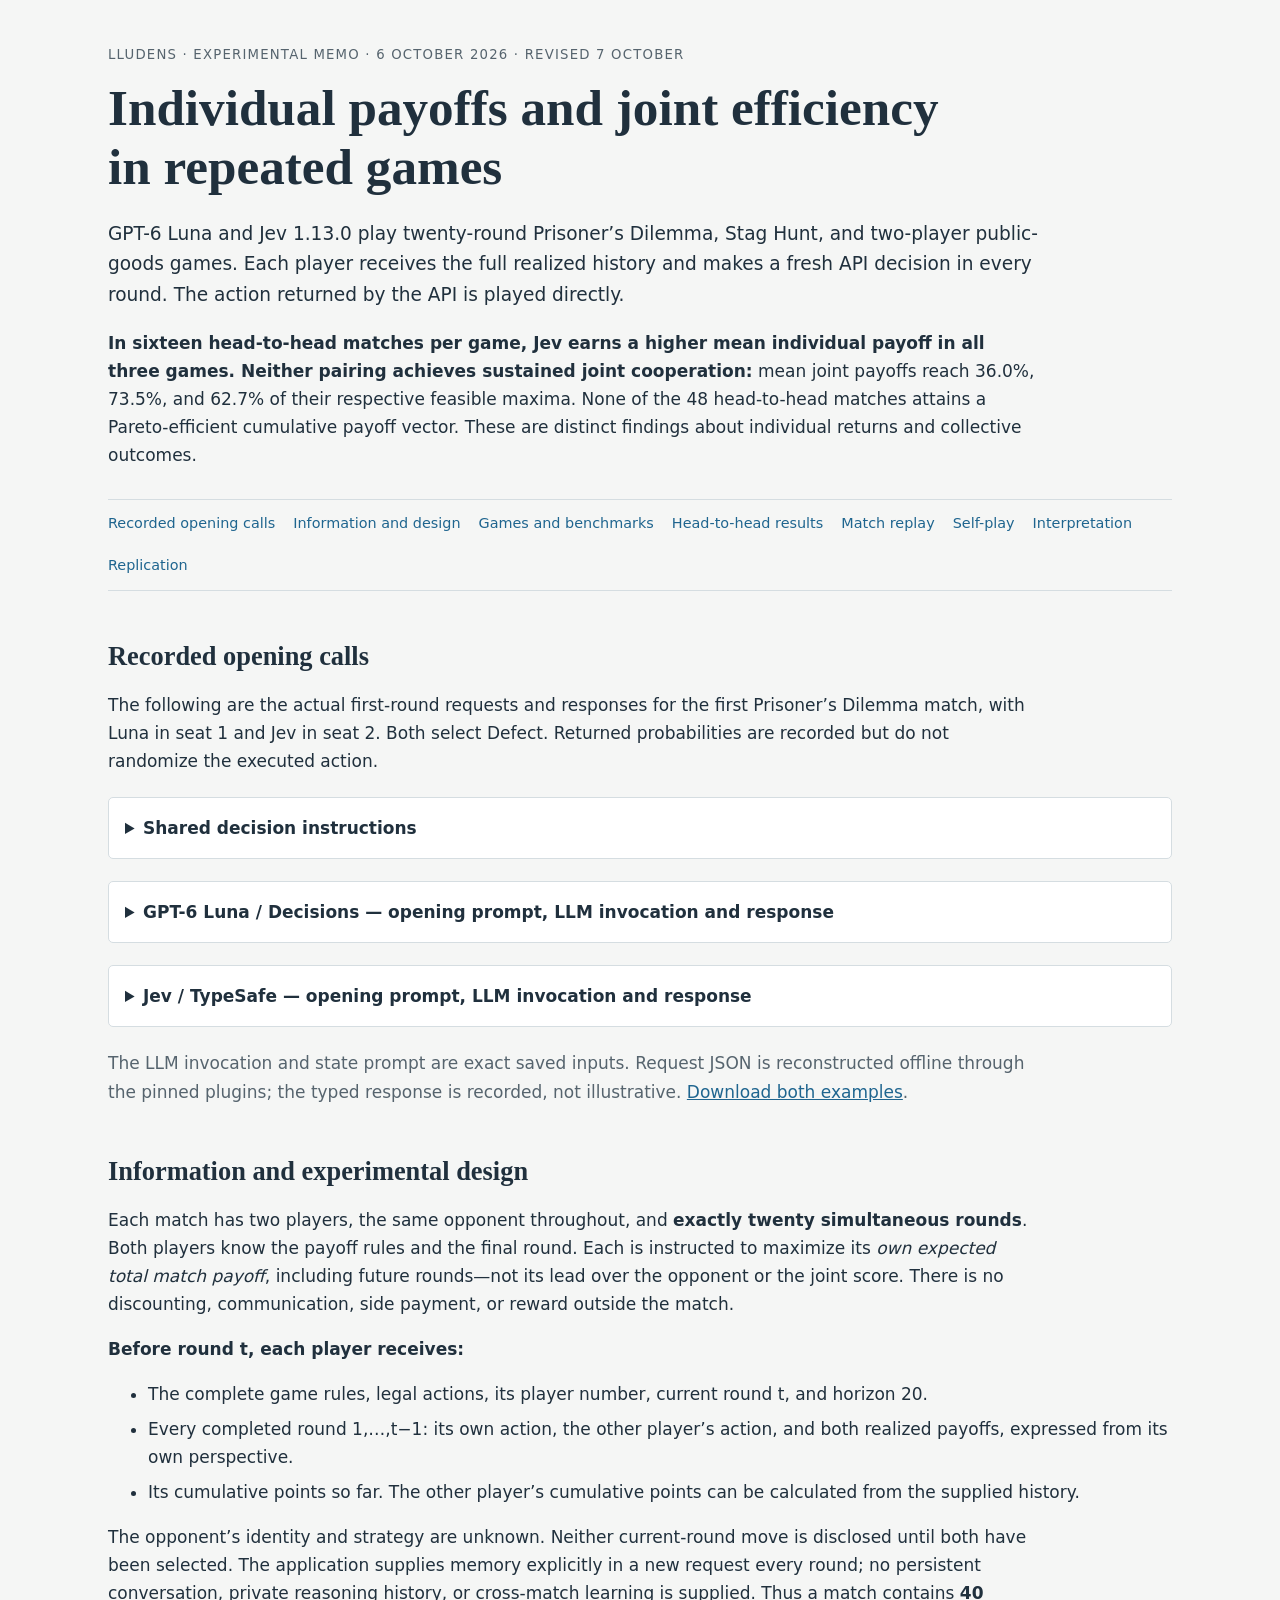
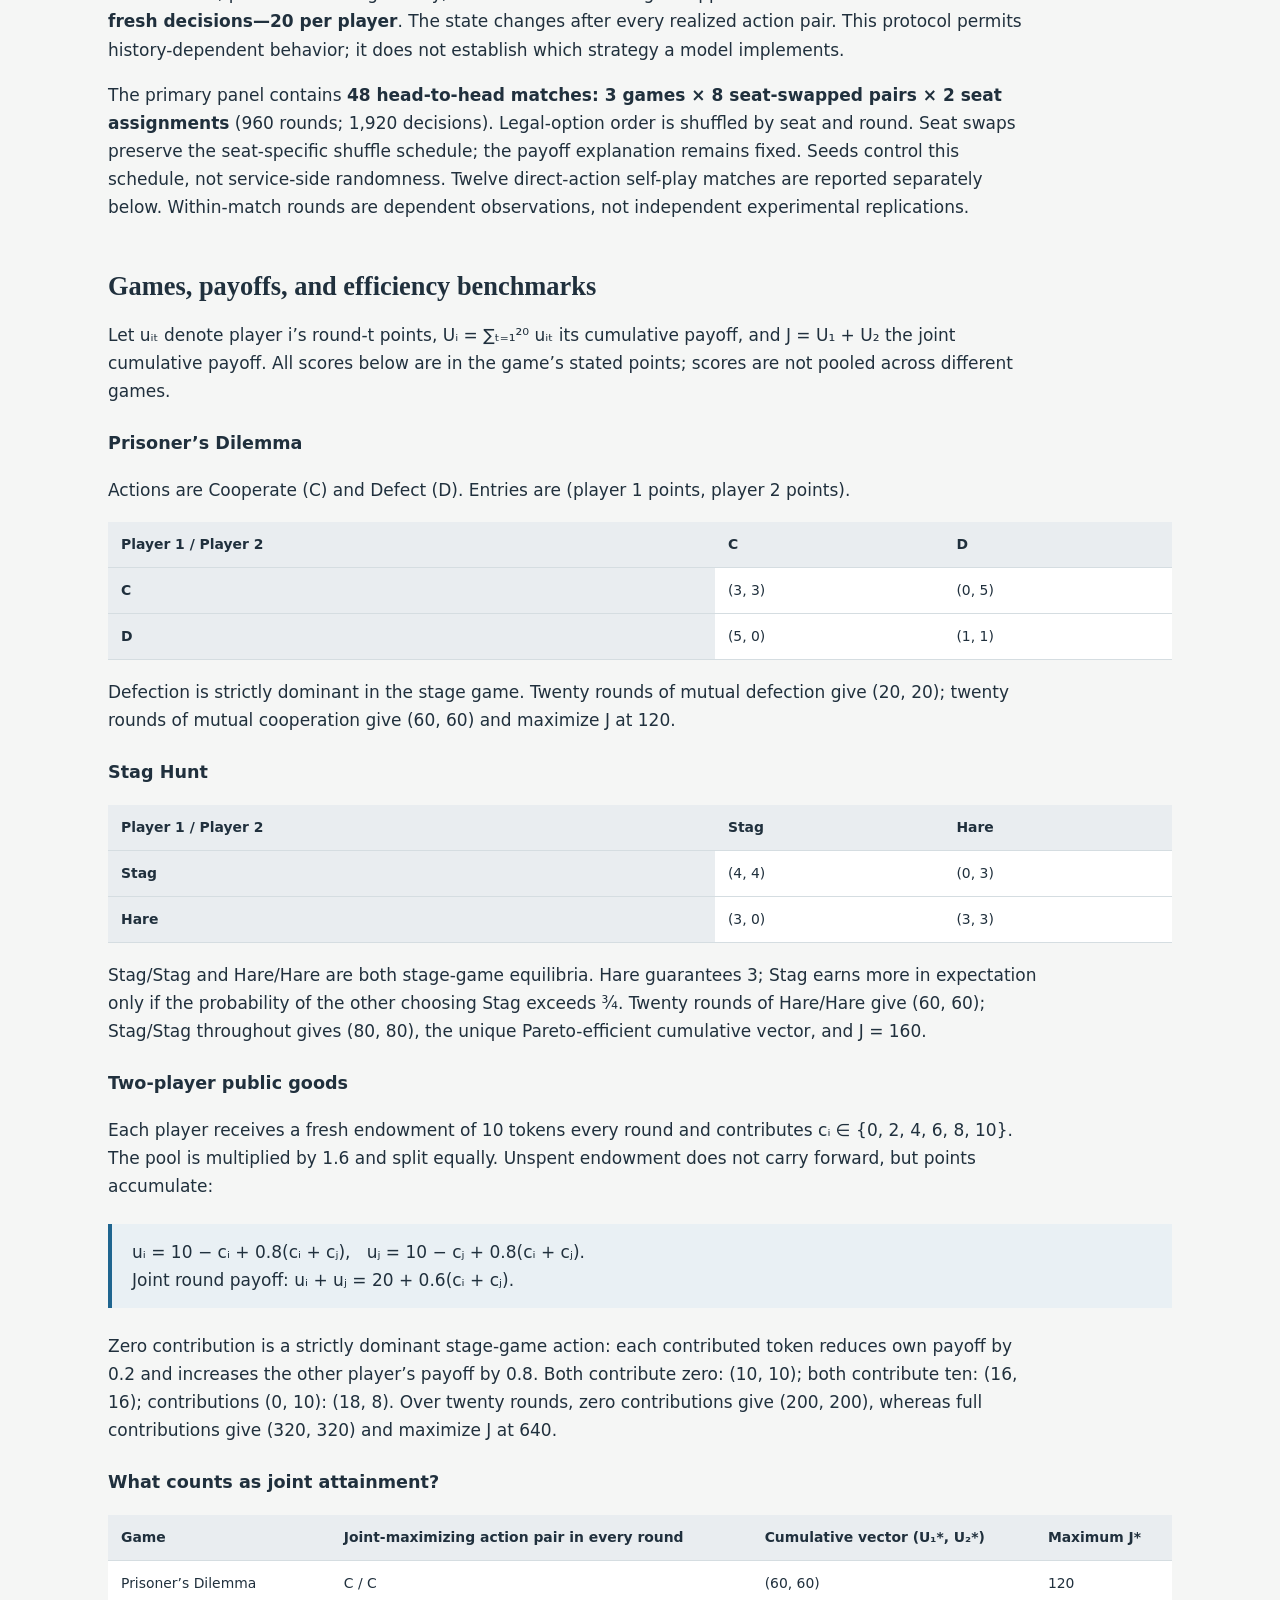
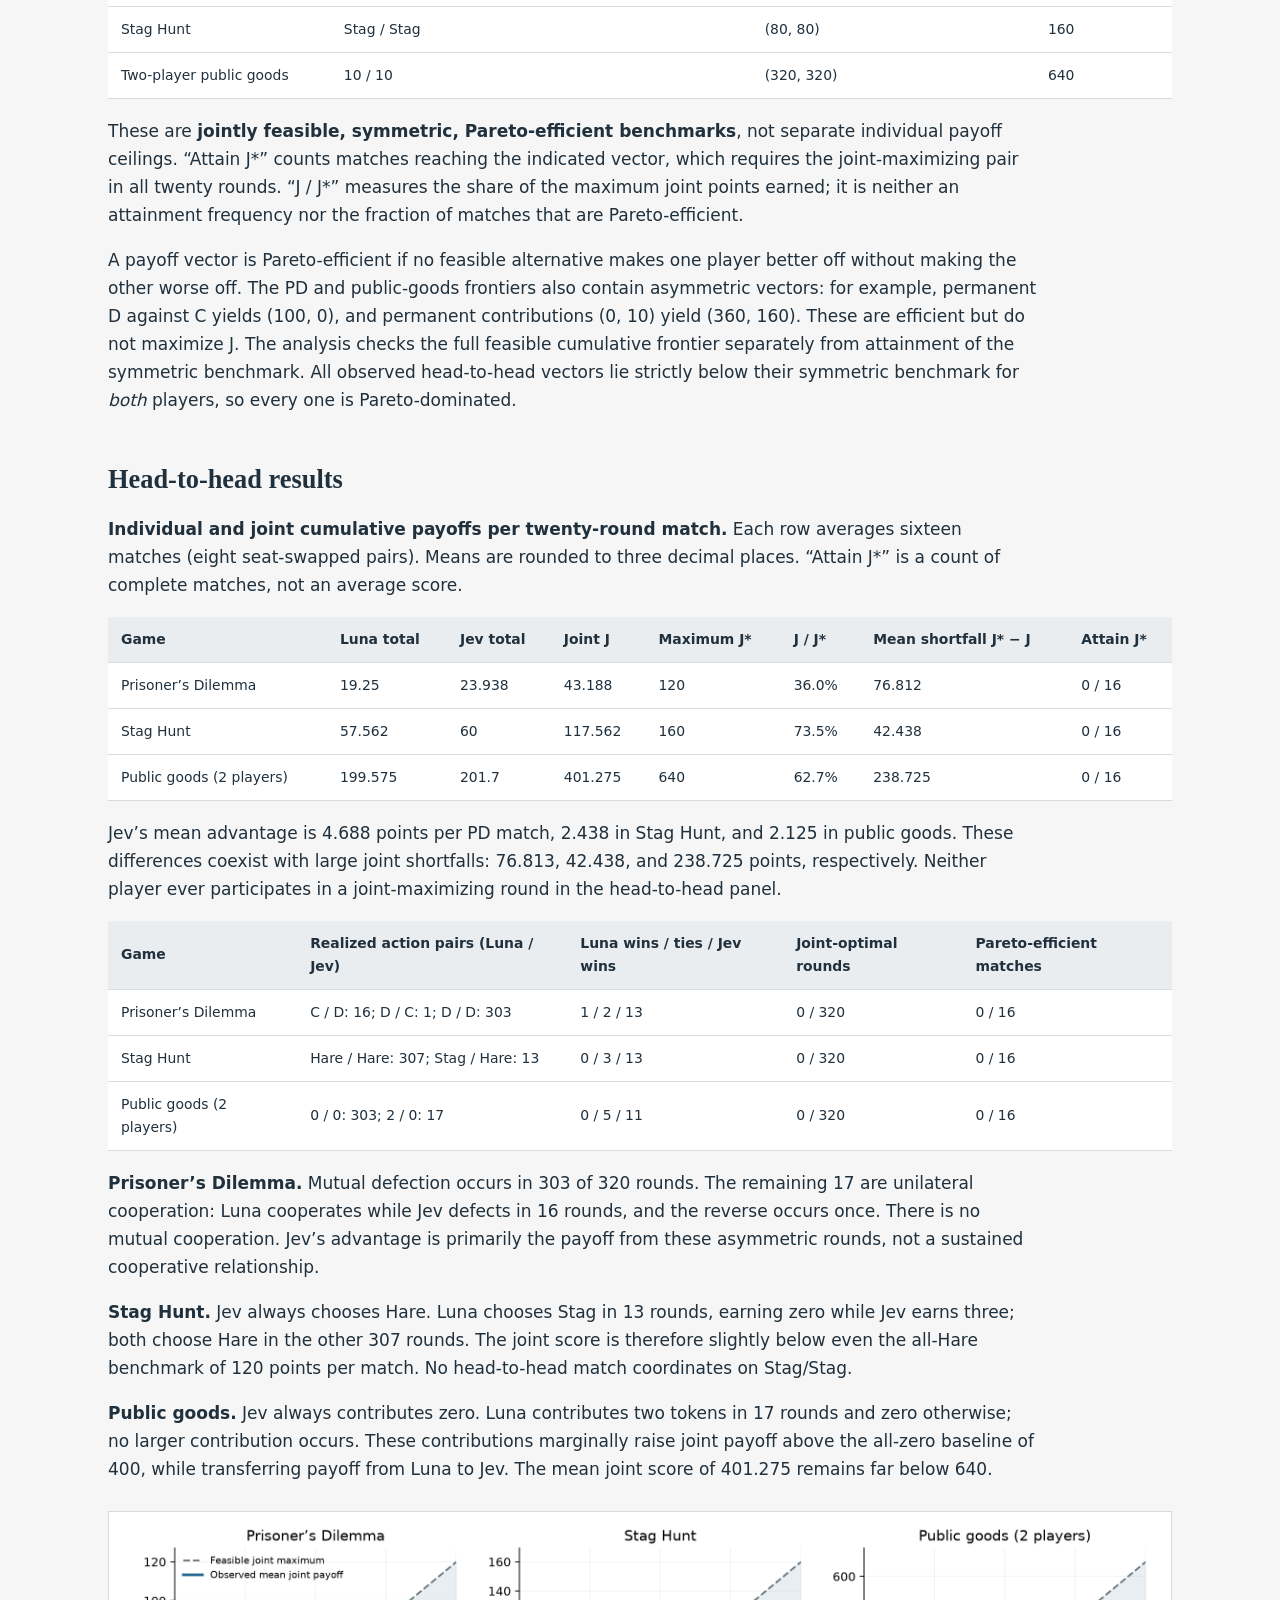
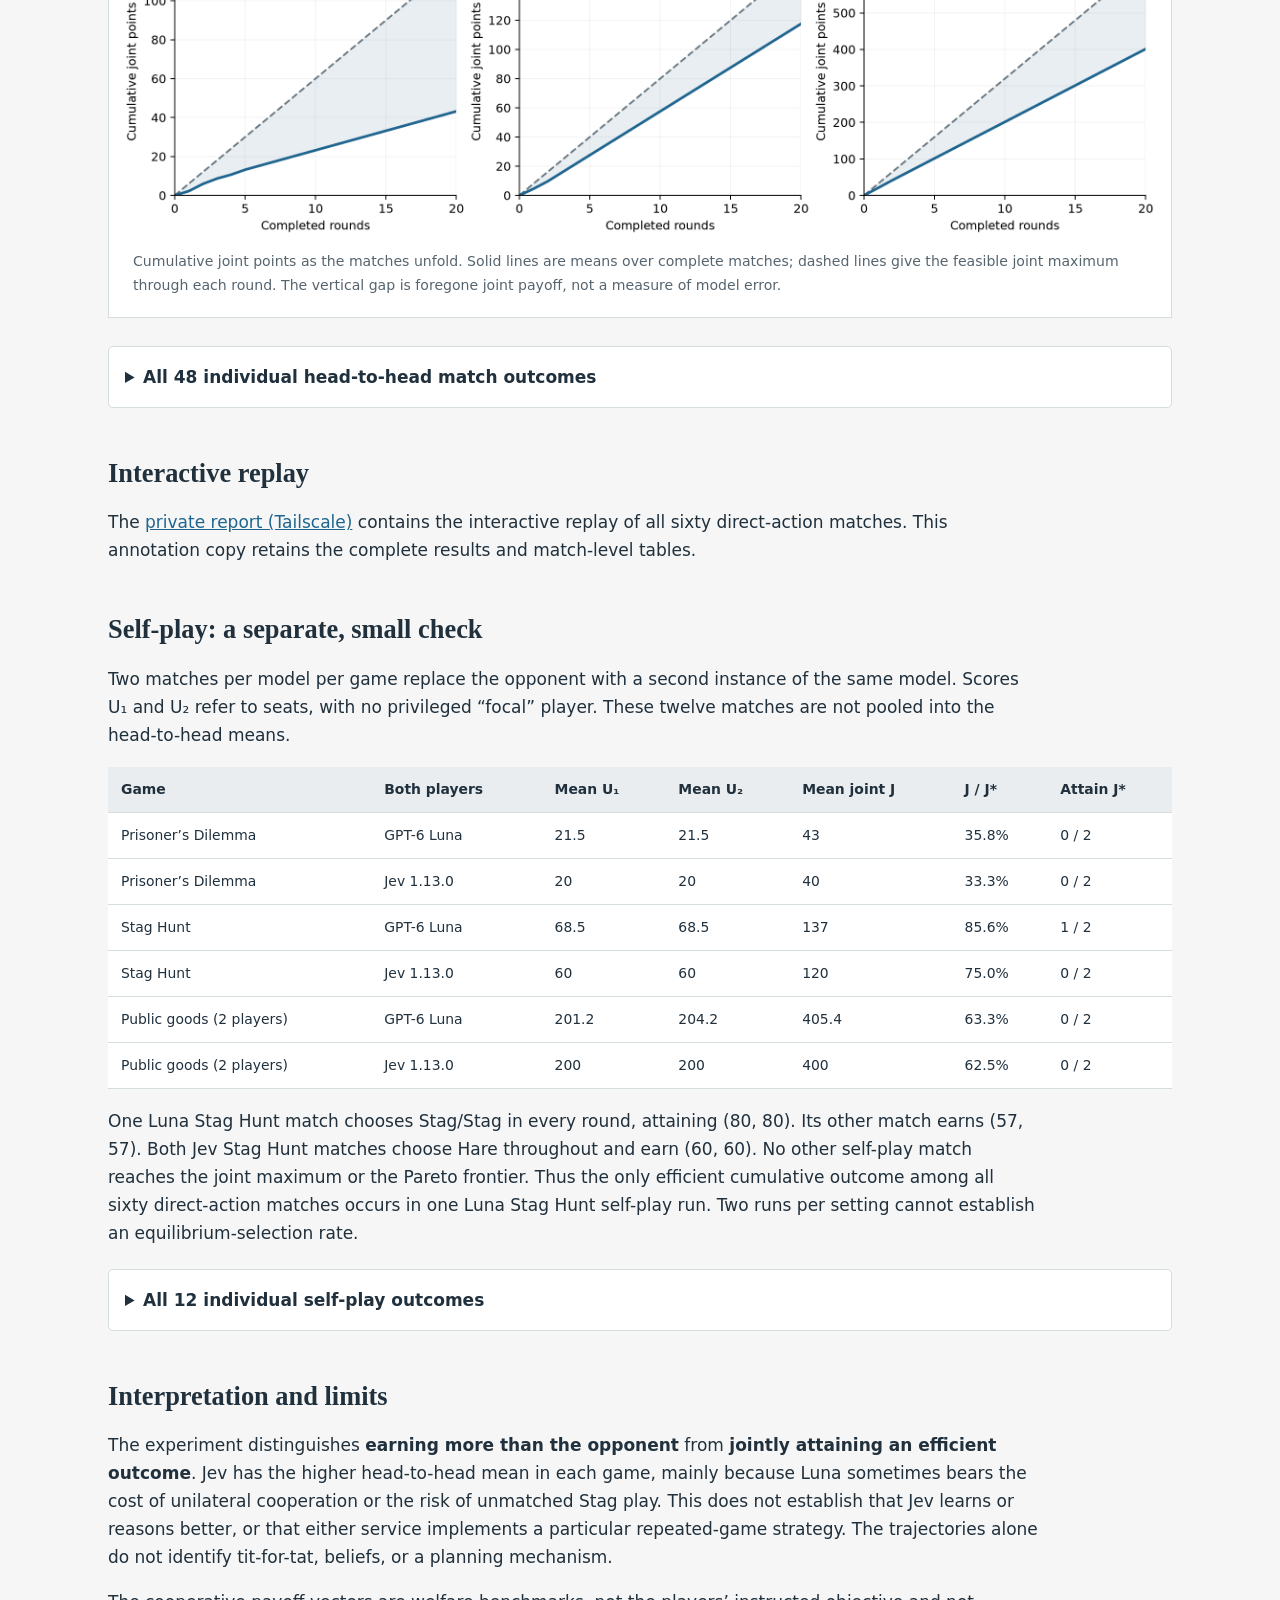
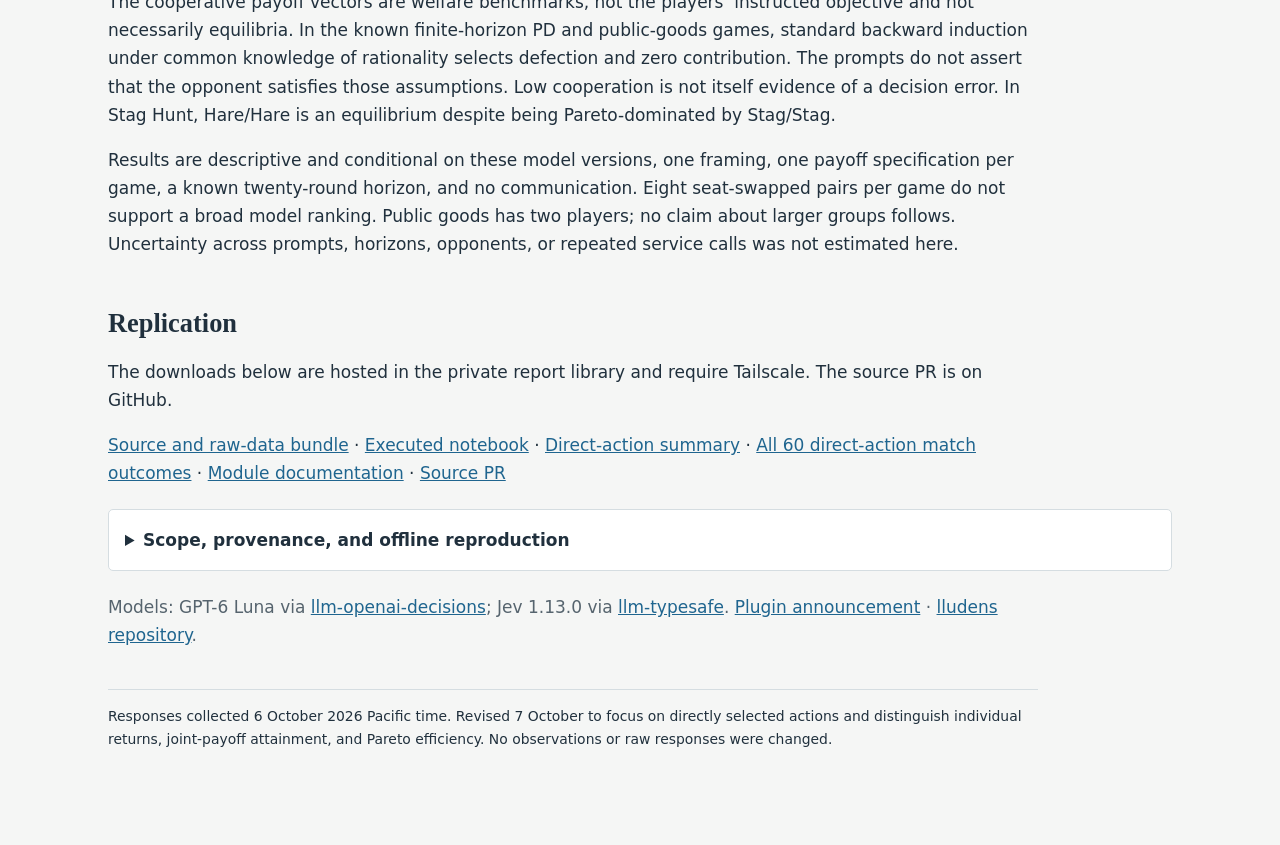
<file: experiments/decisions_jev_games_2026_10_06/report/quomodoc.html>
<!doctype html>
<html lang="en"><head><meta charset="utf-8"><meta name="viewport" content="width=device-width,initial-scale=1">
<title>Individual payoffs and joint efficiency in repeated games — lludens</title>
<style>
:root{color-scheme:light;--ink:#20303d;--muted:#56646e;--blue:#1f658f;--orange:#b45725;--line:#d5dde1;--paper:#fff;--bg:#f5f6f5}*{box-sizing:border-box}body{margin:0;background:var(--bg);color:var(--ink);font:17px/1.65 system-ui,-apple-system,sans-serif}main{max-width:1120px;margin:auto;padding:44px 28px 80px}h1{font:600 clamp(2rem,4.4vw,3.2rem)/1.16 Georgia,serif;max-width:850px;margin:12px 0 22px}h2{font:600 1.65rem/1.3 Georgia,serif;margin:48px 0 18px}h3{margin-top:24px;font-size:1.1rem}p{max-width:930px}a{color:var(--blue)}.eyebrow{color:var(--muted);font-size:.83rem;text-transform:uppercase;letter-spacing:.09em}.lead{font-size:1.16rem;max-width:930px}.box{border-left:4px solid var(--blue);background:#e9f0f4;padding:14px 20px;margin:24px 0}.muted,small{color:var(--muted)}nav{display:flex;gap:18px;flex-wrap:wrap;border-block:1px solid var(--line);padding:12px 0;margin:30px 0}nav a{font-size:.9rem;text-decoration:none}section{scroll-margin-top:20px}.scroll{overflow-x:auto;max-width:100%;margin:18px 0}table{border-collapse:collapse;background:white;width:100%;font-size:.87rem;font-variant-numeric:tabular-nums}th,td{text-align:left;padding:11px 13px;border-bottom:1px solid var(--line)}th{background:#e9edf0;font-weight:600}td:first-child{min-width:140px}figure{margin:28px 0;background:white;padding:14px;border:1px solid var(--line)}figure img{width:100%;height:auto}figcaption{font-size:.88rem;color:var(--muted);padding:6px 10px}details{border:1px solid var(--line);border-radius:5px;padding:16px;margin:22px 0;background:white}summary{cursor:pointer;font-weight:600}code{font-size:.86em;background:#e8edef;padding:2px 5px;overflow-wrap:anywhere}pre{white-space:pre-wrap;overflow-wrap:anywhere;overflow:auto;background:#edf0f2;padding:16px;font-size:.84rem;line-height:1.45}li{margin:7px 0}.controls{display:grid;grid-template-columns:1fr 1fr 1.4fr;gap:12px;margin:20px 0}label{display:block;font-size:.86rem;font-weight:600}select{width:100%;padding:10px;background:white;border:1px solid #9aaab4;border-radius:4px;color:var(--ink);font:inherit}input[type=range]{width:100%;accent-color:var(--blue)}.players{display:grid;grid-template-columns:1fr 1fr;gap:18px}.player{background:white;padding:20px;border:1px solid var(--line);border-top:4px solid var(--blue)}.player[data-provider=jev]{border-top-color:var(--orange)}.big{font-size:1.7rem;font-weight:650}.barrow{display:grid;grid-template-columns:60px 1fr 45px;gap:8px;align-items:center;font-size:.82rem}.track{height:9px;background:#e7ecef}.bar{height:9px;background:var(--blue)}.player[data-provider=jev] .bar{background:var(--orange)}.roundline{display:flex;align-items:center;gap:14px;margin:15px 0}.roundline button{border:1px solid #9aaab4;background:white;padding:7px 13px;cursor:pointer;font-size:1rem}.roundline strong{white-space:nowrap}.timeline{display:grid;grid-template-columns:repeat(20,1fr);gap:3px;margin:18px 0}.timeline button{border:1px solid var(--line);padding:7px 0;cursor:pointer;background:#e7ecef;font-size:.7rem;color:var(--ink)}.timeline button.active{outline:2px solid var(--blue)}.foot{font-size:.87rem;margin-top:40px;border-top:1px solid var(--line);padding-top:15px}@media(max-width:660px){main{padding:25px 16px 50px}.controls{grid-template-columns:1fr}.players{grid-template-columns:1fr}.player{padding:15px}body{font-size:16px}h2{margin-top:36px}.timeline{gap:1px}.timeline button{font-size:.61rem}th,td{padding:9px}figure{padding:0}nav{gap:12px}}
</style>
</head><body><main>
<div class="eyebrow">lludens · Experimental memo · 6 October 2026 · Revised 7 October</div>
<h1>Individual payoffs and joint efficiency in repeated games</h1>
<p class="lead">GPT-6 Luna and Jev 1.13.0 play twenty-round Prisoner’s Dilemma, Stag Hunt, and two-player public-goods games. Each player receives the full realized history and makes a fresh API decision in every round. The action returned by the API is played directly.</p>
<p><strong>In sixteen head-to-head matches per game, Jev earns a higher mean individual payoff in all three games. Neither pairing achieves sustained joint cooperation:</strong> mean joint payoffs reach 36.0%, 73.5%, and 62.7% of their respective feasible maxima. None of the 48 head-to-head matches attains a Pareto-efficient cumulative payoff vector. These are distinct findings about individual returns and collective outcomes.</p>
<nav><a href="#opening">Recorded opening calls</a><a href="#design">Information and design</a><a href="#rules">Games and benchmarks</a><a href="#results">Head-to-head results</a><a href="#replay">Match replay</a><a href="#self">Self-play</a><a href="#interpretation">Interpretation</a><a href="#download">Replication</a></nav>

<section id="opening"><h2>Recorded opening calls</h2>
<p>The following are the actual first-round requests and responses for the first Prisoner’s Dilemma match, with Luna in seat 1 and Jev in seat 2. Both select Defect. Returned probabilities are recorded but do not randomize the executed action.</p>
<details><summary>Shared decision instructions</summary><pre><code>Choose your action for the current round to maximize YOUR OWN expected total points over the entire match, including future rounds. You are a player, not an observer classifying the history. Select one of the allowed actions.</code></pre></details>
<article class="opening-example" data-provider="decisions"><details><summary>GPT-6 Luna / Decisions — opening prompt, LLM invocation and response</summary><p><strong>Initial state prompt</strong> (the exact text passed to LLM).</p><pre><code>Repeated Prisoner&#x27;s Dilemma. Both choose C or D simultaneously. Payoffs (your action, other action -&gt; your points, other points): C,C -&gt; 3,3; C,D -&gt; 0,5; D,C -&gt; 5,0; D,D -&gt; 1,1.
You are player 1 in a two-player match. This is round 1 of exactly 20. Both players know the rules and the fixed horizon, and face the same opponent throughout. Both choose without seeing the other&#x27;s current move. After each round both actions and payoffs are revealed. There is no communication. You do not know the opponent&#x27;s strategy or identity. No side payments, other rewards, or later matches affect your score. Your objective is your own total points, not beating the other&#x27;s score or maximizing the joint score.
Your points so far: 0.
Complete public history from your perspective: []</code></pre><details><summary>Exact llm Python invocation</summary><pre><code>import llm

response = llm.get_model(&#x27;openai-decisions/gpt-6-luna&#x27;).prompt(
    prompt=&quot;Repeated Prisoner&#x27;s Dilemma. Both choose C or D simultaneously. Payoffs (your action, other action -&gt; your points, other points): C,C -&gt; 3,3; C,D -&gt; 0,5; D,C -&gt; 5,0; D,D -&gt; 1,1.\nYou are player 1 in a two-player match. This is round 1 of exactly 20. Both players know the rules and the fixed horizon, and face the same opponent throughout. Both choose without seeing the other&#x27;s current move. After each round both actions and payoffs are revealed. There is no communication. You do not know the opponent&#x27;s strategy or identity. No side payments, other rewards, or later matches affect your score. Your objective is your own total points, not beating the other&#x27;s score or maximizing the joint score.\nYour points so far: 0.\nComplete public history from your perspective: []&quot;,
    system=&#x27;Choose your action for the current round to maximize YOUR OWN expected total points over the entire match, including future rounds. You are a player, not an observer classifying the history. Select one of the allowed actions.&#x27;,
    answer_type=&#x27;choice&#x27;,
    choices={&#x27;C&#x27;: &#x27;Choose Cooperate&#x27;, &#x27;D&#x27;: &#x27;Choose Defect&#x27;},
)
answer = response.text()  # Evaluating this would make a live API call.</code></pre></details><details><summary>Request JSON built by the pinned plugin</summary><p>This body is reconstructed offline from the saved arguments, not an HTTP capture.</p><pre><code>{
  &quot;model&quot;: &quot;gpt-6-luna&quot;,
  &quot;input&quot;: &quot;Repeated Prisoner&#x27;s Dilemma. Both choose C or D simultaneously. Payoffs (your action, other action -&gt; your points, other points): C,C -&gt; 3,3; C,D -&gt; 0,5; D,C -&gt; 5,0; D,D -&gt; 1,1.\nYou are player 1 in a two-player match. This is round 1 of exactly 20. Both players know the rules and the fixed horizon, and face the same opponent throughout. Both choose without seeing the other&#x27;s current move. After each round both actions and payoffs are revealed. There is no communication. You do not know the opponent&#x27;s strategy or identity. No side payments, other rewards, or later matches affect your score. Your objective is your own total points, not beating the other&#x27;s score or maximizing the joint score.\nYour points so far: 0.\nComplete public history from your perspective: []&quot;,
  &quot;questions&quot;: [
    {
      &quot;name&quot;: &quot;evaluation&quot;,
      &quot;instructions&quot;: &quot;Choose your action for the current round to maximize YOUR OWN expected total points over the entire match, including future rounds. You are a player, not an observer classifying the history. Select one of the allowed actions.&quot;,
      &quot;type&quot;: &quot;choice&quot;,
      &quot;choices&quot;: [
        {
          &quot;value&quot;: &quot;C&quot;,
          &quot;description&quot;: &quot;Choose Cooperate&quot;
        },
        {
          &quot;value&quot;: &quot;D&quot;,
          &quot;description&quot;: &quot;Choose Defect&quot;
        }
      ]
    }
  ]
}</code></pre></details><p><strong>Recorded response payload</strong> — the unchanged typed answer returned by <code>response.text()</code>, not a generated explanation.</p><pre><code>{
  &quot;type&quot;: &quot;choice&quot;,
  &quot;name&quot;: &quot;evaluation&quot;,
  &quot;choice&quot;: &quot;D&quot;,
  &quot;probabilities&quot;: [
    {
      &quot;value&quot;: &quot;C&quot;,
      &quot;probability&quot;: 0.09
    },
    {
      &quot;value&quot;: &quot;D&quot;,
      &quot;probability&quot;: 0.91
    }
  ],
  &quot;confidence&quot;: 0.82
}</code></pre><p class="muted">Returned model: <code>gpt-6-luna</code>. Input tokens: 336; client time: 366 ms. Journal key: <code>prisoners_dilemma-argmax-00-swap0/player1/b323135cd67b4b96e42de4994034765ba6483464db7208982df4ce8205e18191</code>.</p></details></article><article class="opening-example" data-provider="jev"><details><summary>Jev / TypeSafe — opening prompt, LLM invocation and response</summary><p><strong>Initial state prompt</strong> (the exact text passed to LLM).</p><pre><code>Repeated Prisoner&#x27;s Dilemma. Both choose C or D simultaneously. Payoffs (your action, other action -&gt; your points, other points): C,C -&gt; 3,3; C,D -&gt; 0,5; D,C -&gt; 5,0; D,D -&gt; 1,1.
You are player 2 in a two-player match. This is round 1 of exactly 20. Both players know the rules and the fixed horizon, and face the same opponent throughout. Both choose without seeing the other&#x27;s current move. After each round both actions and payoffs are revealed. There is no communication. You do not know the opponent&#x27;s strategy or identity. No side payments, other rewards, or later matches affect your score. Your objective is your own total points, not beating the other&#x27;s score or maximizing the joint score.
Your points so far: 0.
Complete public history from your perspective: []</code></pre><details><summary>Exact llm Python invocation</summary><pre><code>import llm

response = llm.get_model(&#x27;typesafe/jev-latest&#x27;).prompt(
    prompt=&quot;Repeated Prisoner&#x27;s Dilemma. Both choose C or D simultaneously. Payoffs (your action, other action -&gt; your points, other points): C,C -&gt; 3,3; C,D -&gt; 0,5; D,C -&gt; 5,0; D,D -&gt; 1,1.\nYou are player 2 in a two-player match. This is round 1 of exactly 20. Both players know the rules and the fixed horizon, and face the same opponent throughout. Both choose without seeing the other&#x27;s current move. After each round both actions and payoffs are revealed. There is no communication. You do not know the opponent&#x27;s strategy or identity. No side payments, other rewards, or later matches affect your score. Your objective is your own total points, not beating the other&#x27;s score or maximizing the joint score.\nYour points so far: 0.\nComplete public history from your perspective: []&quot;,
    system=&#x27;Choose your action for the current round to maximize YOUR OWN expected total points over the entire match, including future rounds. You are a player, not an observer classifying the history. Select one of the allowed actions.&#x27;,
    answer_type=&#x27;choice&#x27;,
    criteria={&#x27;C&#x27;: &#x27;Choose Cooperate&#x27;, &#x27;D&#x27;: &#x27;Choose Defect&#x27;},
)
answer = response.text()  # Evaluating this would make a live API call.</code></pre></details><details><summary>Request JSON built by the pinned plugin</summary><p>This body is reconstructed offline from the saved arguments, not an HTTP capture.</p><pre><code>{
  &quot;model&quot;: &quot;jev-latest&quot;,
  &quot;state&quot;: &quot;Repeated Prisoner&#x27;s Dilemma. Both choose C or D simultaneously. Payoffs (your action, other action -&gt; your points, other points): C,C -&gt; 3,3; C,D -&gt; 0,5; D,C -&gt; 5,0; D,D -&gt; 1,1.\nYou are player 2 in a two-player match. This is round 1 of exactly 20. Both players know the rules and the fixed horizon, and face the same opponent throughout. Both choose without seeing the other&#x27;s current move. After each round both actions and payoffs are revealed. There is no communication. You do not know the opponent&#x27;s strategy or identity. No side payments, other rewards, or later matches affect your score. Your objective is your own total points, not beating the other&#x27;s score or maximizing the joint score.\nYour points so far: 0.\nComplete public history from your perspective: []&quot;,
  &quot;questions&quot;: {
    &quot;evaluation&quot;: {
      &quot;type&quot;: &quot;choice&quot;,
      &quot;instructions&quot;: &quot;Choose your action for the current round to maximize YOUR OWN expected total points over the entire match, including future rounds. You are a player, not an observer classifying the history. Select one of the allowed actions.&quot;,
      &quot;criteria&quot;: {
        &quot;C&quot;: &quot;Choose Cooperate&quot;,
        &quot;D&quot;: &quot;Choose Defect&quot;
      }
    }
  }
}</code></pre></details><p><strong>Recorded response payload</strong> — the unchanged typed answer returned by <code>response.text()</code>, not a generated explanation.</p><pre><code>{
  &quot;type&quot;: &quot;choice&quot;,
  &quot;choice&quot;: &quot;D&quot;,
  &quot;confidence&quot;: 0.27,
  &quot;probabilities&quot;: {
    &quot;D&quot;: 0.64,
    &quot;C&quot;: 0.36
  }
}</code></pre><p class="muted">Returned model: <code>jev-1.13.0</code>. Input tokens: 538; client time: 227 ms. Journal key: <code>prisoners_dilemma-argmax-00-swap0/player2/ee57cc5bd0f250979dcce5efa7d3ee54bb22b6165f9e9b8196d66137fd6ce586</code>.</p></details></article>
<p class="muted">The LLM invocation and state prompt are exact saved inputs. Request JSON is reconstructed offline through the pinned plugins; the typed response is recorded, not illustrative. <a href="http://apoorvas-mac-mini.tail55b852.ts.net/research/lludens-decisions-jev-2026-10-06/opening_examples.json">Download both examples</a>.</p>
</section>

<section id="design"><h2>Information and experimental design</h2>
<p>Each match has two players, the same opponent throughout, and <strong>exactly twenty simultaneous rounds</strong>. Both players know the payoff rules and the final round. Each is instructed to maximize its <em>own expected total match payoff</em>, including future rounds—not its lead over the opponent or the joint score. There is no discounting, communication, side payment, or reward outside the match.</p>
<p><strong>Before round t, each player receives:</strong></p>
<ul><li>The complete game rules, legal actions, its player number, current round t, and horizon 20.</li>
<li>Every completed round 1,…,t−1: its own action, the other player’s action, and both realized payoffs, expressed from its own perspective.</li>
<li>Its cumulative points so far. The other player’s cumulative points can be calculated from the supplied history.</li></ul>
<p>The opponent’s identity and strategy are unknown. Neither current-round move is disclosed until both have been selected. The application supplies memory explicitly in a new request every round; no persistent conversation, private reasoning history, or cross-match learning is supplied. Thus a match contains <strong>40 fresh decisions—20 per player</strong>. The state changes after every realized action pair. This protocol permits history-dependent behavior; it does not establish which strategy a model implements.</p>
<p>The primary panel contains <strong>48 head-to-head matches: 3 games × 8 seat-swapped pairs × 2 seat assignments</strong> (960 rounds; 1,920 decisions). Legal-option order is shuffled by seat and round. Seat swaps preserve the seat-specific shuffle schedule; the payoff explanation remains fixed. Seeds control this schedule, not service-side randomness. Twelve direct-action self-play matches are reported separately below. Within-match rounds are dependent observations, not independent experimental replications.</p>
</section>

<section id="rules"><h2>Games, payoffs, and efficiency benchmarks</h2>
<p>Let uᵢₜ denote player i’s round-t points, Uᵢ = ∑ₜ₌₁²⁰ uᵢₜ its cumulative payoff, and J = U₁ + U₂ the joint cumulative payoff. All scores below are in the game’s stated points; scores are not pooled across different games.</p>
<h3>Prisoner’s Dilemma</h3>
<p>Actions are Cooperate (C) and Defect (D). Entries are (player 1 points, player 2 points).</p>
<div class="scroll"><table aria-label="Prisoner's Dilemma payoffs"><thead><tr><th>Player 1 / Player 2</th><th>C</th><th>D</th></tr></thead><tbody><tr><th>C</th><td>(3, 3)</td><td>(0, 5)</td></tr><tr><th>D</th><td>(5, 0)</td><td>(1, 1)</td></tr></tbody></table></div>
<p>Defection is strictly dominant in the stage game. Twenty rounds of mutual defection give (20, 20); twenty rounds of mutual cooperation give (60, 60) and maximize J at 120.</p>
<h3>Stag Hunt</h3>
<div class="scroll"><table aria-label="Stag Hunt payoffs"><thead><tr><th>Player 1 / Player 2</th><th>Stag</th><th>Hare</th></tr></thead><tbody><tr><th>Stag</th><td>(4, 4)</td><td>(0, 3)</td></tr><tr><th>Hare</th><td>(3, 0)</td><td>(3, 3)</td></tr></tbody></table></div>
<p>Stag/Stag and Hare/Hare are both stage-game equilibria. Hare guarantees 3; Stag earns more in expectation only if the probability of the other choosing Stag exceeds ¾. Twenty rounds of Hare/Hare give (60, 60); Stag/Stag throughout gives (80, 80), the unique Pareto-efficient cumulative vector, and J = 160.</p>
<h3>Two-player public goods</h3>
<p>Each player receives a fresh endowment of 10 tokens every round and contributes cᵢ ∈ {0, 2, 4, 6, 8, 10}. The pool is multiplied by 1.6 and split equally. Unspent endowment does not carry forward, but points accumulate:</p>
<div class="box">uᵢ = 10 − cᵢ + 0.8(cᵢ + cⱼ), &nbsp; uⱼ = 10 − cⱼ + 0.8(cᵢ + cⱼ).<br>Joint round payoff: uᵢ + uⱼ = 20 + 0.6(cᵢ + cⱼ).</div>
<p>Zero contribution is a strictly dominant stage-game action: each contributed token reduces own payoff by 0.2 and increases the other player’s payoff by 0.8. Both contribute zero: (10, 10); both contribute ten: (16, 16); contributions (0, 10): (18, 8). Over twenty rounds, zero contributions give (200, 200), whereas full contributions give (320, 320) and maximize J at 640.</p>
<h3>What counts as joint attainment?</h3>
<div class="scroll"><table id="benchmarks"><thead><tr><th>Game</th><th>Joint-maximizing action pair in every round</th><th>Cumulative vector (U₁*, U₂*)</th><th>Maximum J*</th></tr></thead><tbody>
<tr><td>Prisoner’s Dilemma</td><td>C / C</td><td>(60, 60)</td><td>120</td></tr>
<tr><td>Stag Hunt</td><td>Stag / Stag</td><td>(80, 80)</td><td>160</td></tr>
<tr><td>Two-player public goods</td><td>10 / 10</td><td>(320, 320)</td><td>640</td></tr>
</tbody></table></div>
<p>These are <strong>jointly feasible, symmetric, Pareto-efficient benchmarks</strong>, not separate individual payoff ceilings. “Attain J*” counts matches reaching the indicated vector, which requires the joint-maximizing pair in all twenty rounds. “J / J*” measures the share of the maximum joint points earned; it is neither an attainment frequency nor the fraction of matches that are Pareto-efficient.</p>
<p>A payoff vector is Pareto-efficient if no feasible alternative makes one player better off without making the other worse off. The PD and public-goods frontiers also contain asymmetric vectors: for example, permanent D against C yields (100, 0), and permanent contributions (0, 10) yield (360, 160). These are efficient but do not maximize J. The analysis checks the full feasible cumulative frontier separately from attainment of the symmetric benchmark. All observed head-to-head vectors lie strictly below their symmetric benchmark for <em>both</em> players, so every one is Pareto-dominated.</p>
</section>

<section id="results"><h2>Head-to-head results</h2>
<p><strong>Individual and joint cumulative payoffs per twenty-round match.</strong> Each row averages sixteen matches (eight seat-swapped pairs). Means are rounded to three decimal places. “Attain J*” is a count of complete matches, not an average score.</p>
<div class="scroll"><table><thead><tr><th>Game</th><th>Luna total</th><th>Jev total</th><th>Joint J</th><th>Maximum J*</th><th>J / J*</th><th>Mean shortfall J* − J</th><th>Attain J*</th></tr></thead><tbody><tr><td>Prisoner’s Dilemma</td><td>19.25</td><td>23.938</td><td>43.188</td><td>120</td><td>36.0%</td><td>76.812</td><td>0 / 16</td></tr><tr><td>Stag Hunt</td><td>57.562</td><td>60</td><td>117.562</td><td>160</td><td>73.5%</td><td>42.438</td><td>0 / 16</td></tr><tr><td>Public goods (2 players)</td><td>199.575</td><td>201.7</td><td>401.275</td><td>640</td><td>62.7%</td><td>238.725</td><td>0 / 16</td></tr></tbody></table></div>
<p>Jev’s mean advantage is 4.688 points per PD match, 2.438 in Stag Hunt, and 2.125 in public goods. These differences coexist with large joint shortfalls: 76.813, 42.438, and 238.725 points, respectively. Neither player ever participates in a joint-maximizing round in the head-to-head panel.</p>
<div class="scroll"><table><thead><tr><th>Game</th><th>Realized action pairs (Luna / Jev)</th><th>Luna wins / ties / Jev wins</th><th>Joint-optimal rounds</th><th>Pareto-efficient matches</th></tr></thead><tbody><tr><td>Prisoner’s Dilemma</td><td>C / D: 16; D / C: 1; D / D: 303</td><td>1 / 2 / 13</td><td>0 / 320</td><td>0 / 16</td></tr><tr><td>Stag Hunt</td><td>Hare / Hare: 307; Stag / Hare: 13</td><td>0 / 3 / 13</td><td>0 / 320</td><td>0 / 16</td></tr><tr><td>Public goods (2 players)</td><td>0 / 0: 303; 2 / 0: 17</td><td>0 / 5 / 11</td><td>0 / 320</td><td>0 / 16</td></tr></tbody></table></div>
<p><strong>Prisoner’s Dilemma.</strong> Mutual defection occurs in 303 of 320 rounds. The remaining 17 are unilateral cooperation: Luna cooperates while Jev defects in 16 rounds, and the reverse occurs once. There is no mutual cooperation. Jev’s advantage is primarily the payoff from these asymmetric rounds, not a sustained cooperative relationship.</p>
<p><strong>Stag Hunt.</strong> Jev always chooses Hare. Luna chooses Stag in 13 rounds, earning zero while Jev earns three; both choose Hare in the other 307 rounds. The joint score is therefore slightly below even the all-Hare benchmark of 120 points per match. No head-to-head match coordinates on Stag/Stag.</p>
<p><strong>Public goods.</strong> Jev always contributes zero. Luna contributes two tokens in 17 rounds and zero otherwise; no larger contribution occurs. These contributions marginally raise joint payoff above the all-zero baseline of 400, while transferring payoff from Luna to Jev. The mean joint score of 401.275 remains far below 640.</p>
<figure><img src="[data-uri]" alt="Mean cumulative joint payoff across sixteen head-to-head matches in each game, compared with the joint maximum at each round."><figcaption>Cumulative joint points as the matches unfold. Solid lines are means over complete matches; dashed lines give the feasible joint maximum through each round. The vertical gap is foregone joint payoff, not a measure of model error.</figcaption></figure>
<details><summary>All 48 individual head-to-head match outcomes</summary><div class="scroll"><table><thead><tr><th>Game</th><th>Pair</th><th>Seat 1</th><th>Luna total</th><th>Jev total</th><th>Joint J</th><th>J / J*</th><th>Attain J*</th></tr></thead><tbody><tr><td>Prisoner’s Dilemma</td><td>0</td><td>GPT-6 Luna</td><td>19</td><td>24</td><td>43</td><td>35.8%</td><td>No</td></tr><tr><td>Prisoner’s Dilemma</td><td>0</td><td>Jev 1.13.0</td><td>20</td><td>20</td><td>40</td><td>33.3%</td><td>No</td></tr><tr><td>Stag Hunt</td><td>0</td><td>GPT-6 Luna</td><td>57</td><td>60</td><td>117</td><td>73.1%</td><td>No</td></tr><tr><td>Stag Hunt</td><td>0</td><td>Jev 1.13.0</td><td>57</td><td>60</td><td>117</td><td>73.1%</td><td>No</td></tr><tr><td>Public goods (2 players)</td><td>0</td><td>GPT-6 Luna</td><td>199.2</td><td>203.2</td><td>402.4</td><td>62.9%</td><td>No</td></tr><tr><td>Public goods (2 players)</td><td>0</td><td>Jev 1.13.0</td><td>199.2</td><td>203.2</td><td>402.4</td><td>62.9%</td><td>No</td></tr><tr><td>Prisoner’s Dilemma</td><td>1</td><td>GPT-6 Luna</td><td>20</td><td>20</td><td>40</td><td>33.3%</td><td>No</td></tr><tr><td>Prisoner’s Dilemma</td><td>1</td><td>Jev 1.13.0</td><td>19</td><td>24</td><td>43</td><td>35.8%</td><td>No</td></tr><tr><td>Stag Hunt</td><td>1</td><td>GPT-6 Luna</td><td>57</td><td>60</td><td>117</td><td>73.1%</td><td>No</td></tr><tr><td>Stag Hunt</td><td>1</td><td>Jev 1.13.0</td><td>57</td><td>60</td><td>117</td><td>73.1%</td><td>No</td></tr><tr><td>Public goods (2 players)</td><td>1</td><td>GPT-6 Luna</td><td>200</td><td>200</td><td>400</td><td>62.5%</td><td>No</td></tr><tr><td>Public goods (2 players)</td><td>1</td><td>Jev 1.13.0</td><td>200</td><td>200</td><td>400</td><td>62.5%</td><td>No</td></tr><tr><td>Prisoner’s Dilemma</td><td>2</td><td>GPT-6 Luna</td><td>18</td><td>28</td><td>46</td><td>38.3%</td><td>No</td></tr><tr><td>Prisoner’s Dilemma</td><td>2</td><td>Jev 1.13.0</td><td>19</td><td>24</td><td>43</td><td>35.8%</td><td>No</td></tr><tr><td>Stag Hunt</td><td>2</td><td>GPT-6 Luna</td><td>57</td><td>60</td><td>117</td><td>73.1%</td><td>No</td></tr><tr><td>Stag Hunt</td><td>2</td><td>Jev 1.13.0</td><td>57</td><td>60</td><td>117</td><td>73.1%</td><td>No</td></tr><tr><td>Public goods (2 players)</td><td>2</td><td>GPT-6 Luna</td><td>199.6</td><td>201.6</td><td>401.2</td><td>62.7%</td><td>No</td></tr><tr><td>Public goods (2 players)</td><td>2</td><td>Jev 1.13.0</td><td>199.2</td><td>203.2</td><td>402.4</td><td>62.9%</td><td>No</td></tr><tr><td>Prisoner’s Dilemma</td><td>3</td><td>GPT-6 Luna</td><td>19</td><td>24</td><td>43</td><td>35.8%</td><td>No</td></tr><tr><td>Prisoner’s Dilemma</td><td>3</td><td>Jev 1.13.0</td><td>24</td><td>19</td><td>43</td><td>35.8%</td><td>No</td></tr><tr><td>Stag Hunt</td><td>3</td><td>GPT-6 Luna</td><td>60</td><td>60</td><td>120</td><td>75.0%</td><td>No</td></tr><tr><td>Stag Hunt</td><td>3</td><td>Jev 1.13.0</td><td>57</td><td>60</td><td>117</td><td>73.1%</td><td>No</td></tr><tr><td>Public goods (2 players)</td><td>3</td><td>GPT-6 Luna</td><td>199.6</td><td>201.6</td><td>401.2</td><td>62.7%</td><td>No</td></tr><tr><td>Public goods (2 players)</td><td>3</td><td>Jev 1.13.0</td><td>199.6</td><td>201.6</td><td>401.2</td><td>62.7%</td><td>No</td></tr><tr><td>Prisoner’s Dilemma</td><td>4</td><td>GPT-6 Luna</td><td>19</td><td>24</td><td>43</td><td>35.8%</td><td>No</td></tr><tr><td>Prisoner’s Dilemma</td><td>4</td><td>Jev 1.13.0</td><td>19</td><td>24</td><td>43</td><td>35.8%</td><td>No</td></tr><tr><td>Stag Hunt</td><td>4</td><td>GPT-6 Luna</td><td>57</td><td>60</td><td>117</td><td>73.1%</td><td>No</td></tr><tr><td>Stag Hunt</td><td>4</td><td>Jev 1.13.0</td><td>57</td><td>60</td><td>117</td><td>73.1%</td><td>No</td></tr><tr><td>Public goods (2 players)</td><td>4</td><td>GPT-6 Luna</td><td>199.2</td><td>203.2</td><td>402.4</td><td>62.9%</td><td>No</td></tr><tr><td>Public goods (2 players)</td><td>4</td><td>Jev 1.13.0</td><td>200</td><td>200</td><td>400</td><td>62.5%</td><td>No</td></tr><tr><td>Prisoner’s Dilemma</td><td>5</td><td>GPT-6 Luna</td><td>19</td><td>24</td><td>43</td><td>35.8%</td><td>No</td></tr><tr><td>Prisoner’s Dilemma</td><td>5</td><td>Jev 1.13.0</td><td>19</td><td>24</td><td>43</td><td>35.8%</td><td>No</td></tr><tr><td>Stag Hunt</td><td>5</td><td>GPT-6 Luna</td><td>57</td><td>60</td><td>117</td><td>73.1%</td><td>No</td></tr><tr><td>Stag Hunt</td><td>5</td><td>Jev 1.13.0</td><td>57</td><td>60</td><td>117</td><td>73.1%</td><td>No</td></tr><tr><td>Public goods (2 players)</td><td>5</td><td>GPT-6 Luna</td><td>199.6</td><td>201.6</td><td>401.2</td><td>62.7%</td><td>No</td></tr><tr><td>Public goods (2 players)</td><td>5</td><td>Jev 1.13.0</td><td>200</td><td>200</td><td>400</td><td>62.5%</td><td>No</td></tr><tr><td>Prisoner’s Dilemma</td><td>6</td><td>GPT-6 Luna</td><td>18</td><td>28</td><td>46</td><td>38.3%</td><td>No</td></tr><tr><td>Prisoner’s Dilemma</td><td>6</td><td>Jev 1.13.0</td><td>19</td><td>24</td><td>43</td><td>35.8%</td><td>No</td></tr><tr><td>Stag Hunt</td><td>6</td><td>GPT-6 Luna</td><td>57</td><td>60</td><td>117</td><td>73.1%</td><td>No</td></tr><tr><td>Stag Hunt</td><td>6</td><td>Jev 1.13.0</td><td>60</td><td>60</td><td>120</td><td>75.0%</td><td>No</td></tr><tr><td>Public goods (2 players)</td><td>6</td><td>GPT-6 Luna</td><td>199.6</td><td>201.6</td><td>401.2</td><td>62.7%</td><td>No</td></tr><tr><td>Public goods (2 players)</td><td>6</td><td>Jev 1.13.0</td><td>199.2</td><td>203.2</td><td>402.4</td><td>62.9%</td><td>No</td></tr><tr><td>Prisoner’s Dilemma</td><td>7</td><td>GPT-6 Luna</td><td>18</td><td>28</td><td>46</td><td>38.3%</td><td>No</td></tr><tr><td>Prisoner’s Dilemma</td><td>7</td><td>Jev 1.13.0</td><td>19</td><td>24</td><td>43</td><td>35.8%</td><td>No</td></tr><tr><td>Stag Hunt</td><td>7</td><td>GPT-6 Luna</td><td>57</td><td>60</td><td>117</td><td>73.1%</td><td>No</td></tr><tr><td>Stag Hunt</td><td>7</td><td>Jev 1.13.0</td><td>60</td><td>60</td><td>120</td><td>75.0%</td><td>No</td></tr><tr><td>Public goods (2 players)</td><td>7</td><td>GPT-6 Luna</td><td>199.2</td><td>203.2</td><td>402.4</td><td>62.9%</td><td>No</td></tr><tr><td>Public goods (2 players)</td><td>7</td><td>Jev 1.13.0</td><td>200</td><td>200</td><td>400</td><td>62.5%</td><td>No</td></tr></tbody></table></div><p><a href="http://apoorvas-mac-mini.tail55b852.ts.net/research/lludens-decisions-jev-2026-10-06/direct_matches.csv">Download match-level scores and efficiency indicators</a>.</p></details>
</section>

<section id="replay"><h2>Interactive replay</h2><p>The <a href="http://apoorvas-mac-mini.tail55b852.ts.net/research/lludens-decisions-jev-2026-10-06/#replay">private report (Tailscale)</a> contains the interactive replay of all sixty direct-action matches. This annotation copy retains the complete results and match-level tables.</p></section>

<section id="self"><h2>Self-play: a separate, small check</h2>
<p>Two matches per model per game replace the opponent with a second instance of the same model. Scores U₁ and U₂ refer to seats, with no privileged “focal” player. These twelve matches are not pooled into the head-to-head means.</p>
<div class="scroll"><table><thead><tr><th>Game</th><th>Both players</th><th>Mean U₁</th><th>Mean U₂</th><th>Mean joint J</th><th>J / J*</th><th>Attain J*</th></tr></thead><tbody><tr><td>Prisoner’s Dilemma</td><td>GPT-6 Luna</td><td>21.5</td><td>21.5</td><td>43</td><td>35.8%</td><td>0 / 2</td></tr><tr><td>Prisoner’s Dilemma</td><td>Jev 1.13.0</td><td>20</td><td>20</td><td>40</td><td>33.3%</td><td>0 / 2</td></tr><tr><td>Stag Hunt</td><td>GPT-6 Luna</td><td>68.5</td><td>68.5</td><td>137</td><td>85.6%</td><td>1 / 2</td></tr><tr><td>Stag Hunt</td><td>Jev 1.13.0</td><td>60</td><td>60</td><td>120</td><td>75.0%</td><td>0 / 2</td></tr><tr><td>Public goods (2 players)</td><td>GPT-6 Luna</td><td>201.2</td><td>204.2</td><td>405.4</td><td>63.3%</td><td>0 / 2</td></tr><tr><td>Public goods (2 players)</td><td>Jev 1.13.0</td><td>200</td><td>200</td><td>400</td><td>62.5%</td><td>0 / 2</td></tr></tbody></table></div>
<p>One Luna Stag Hunt match chooses Stag/Stag in every round, attaining (80, 80). Its other match earns (57, 57). Both Jev Stag Hunt matches choose Hare throughout and earn (60, 60). No other self-play match reaches the joint maximum or the Pareto frontier. Thus the only efficient cumulative outcome among all sixty direct-action matches occurs in one Luna Stag Hunt self-play run. Two runs per setting cannot establish an equilibrium-selection rate.</p>
<details><summary>All 12 individual self-play outcomes</summary><div class="scroll"><table><thead><tr><th>Game</th><th>Both players</th><th>Run</th><th>Seat 1 U₁</th><th>Seat 2 U₂</th><th>Joint J</th><th>Attain J*</th></tr></thead><tbody><tr><td>Prisoner’s Dilemma</td><td>GPT-6 Luna</td><td>0</td><td>19</td><td>24</td><td>43</td><td>No</td></tr><tr><td>Prisoner’s Dilemma</td><td>Jev 1.13.0</td><td>0</td><td>20</td><td>20</td><td>40</td><td>No</td></tr><tr><td>Stag Hunt</td><td>GPT-6 Luna</td><td>0</td><td>80</td><td>80</td><td>160</td><td>Yes</td></tr><tr><td>Stag Hunt</td><td>Jev 1.13.0</td><td>0</td><td>60</td><td>60</td><td>120</td><td>No</td></tr><tr><td>Public goods (2 players)</td><td>GPT-6 Luna</td><td>0</td><td>202.4</td><td>208.4</td><td>410.8</td><td>No</td></tr><tr><td>Public goods (2 players)</td><td>Jev 1.13.0</td><td>0</td><td>200</td><td>200</td><td>400</td><td>No</td></tr><tr><td>Prisoner’s Dilemma</td><td>GPT-6 Luna</td><td>1</td><td>24</td><td>19</td><td>43</td><td>No</td></tr><tr><td>Prisoner’s Dilemma</td><td>Jev 1.13.0</td><td>1</td><td>20</td><td>20</td><td>40</td><td>No</td></tr><tr><td>Stag Hunt</td><td>GPT-6 Luna</td><td>1</td><td>57</td><td>57</td><td>114</td><td>No</td></tr><tr><td>Stag Hunt</td><td>Jev 1.13.0</td><td>1</td><td>60</td><td>60</td><td>120</td><td>No</td></tr><tr><td>Public goods (2 players)</td><td>GPT-6 Luna</td><td>1</td><td>200</td><td>200</td><td>400</td><td>No</td></tr><tr><td>Public goods (2 players)</td><td>Jev 1.13.0</td><td>1</td><td>200</td><td>200</td><td>400</td><td>No</td></tr></tbody></table></div></details>
</section>

<section id="interpretation"><h2>Interpretation and limits</h2>
<p>The experiment distinguishes <strong>earning more than the opponent</strong> from <strong>jointly attaining an efficient outcome</strong>. Jev has the higher head-to-head mean in each game, mainly because Luna sometimes bears the cost of unilateral cooperation or the risk of unmatched Stag play. This does not establish that Jev learns or reasons better, or that either service implements a particular repeated-game strategy. The trajectories alone do not identify tit-for-tat, beliefs, or a planning mechanism.</p>
<p>The cooperative payoff vectors are welfare benchmarks, not the players’ instructed objective and not necessarily equilibria. In the known finite-horizon PD and public-goods games, standard backward induction under common knowledge of rationality selects defection and zero contribution. The prompts do not assert that the opponent satisfies those assumptions. Low cooperation is not itself evidence of a decision error. In Stag Hunt, Hare/Hare is an equilibrium despite being Pareto-dominated by Stag/Stag.</p>
<p>Results are descriptive and conditional on these model versions, one framing, one payoff specification per game, a known twenty-round horizon, and no communication. Eight seat-swapped pairs per game do not support a broad model ranking. Public goods has two players; no claim about larger groups follows. Uncertainty across prompts, horizons, opponents, or repeated service calls was not estimated here.</p>
</section>

<section id="download"><h2>Replication</h2><p>The downloads below are hosted in the private report library and require Tailscale. The source PR is on GitHub.</p>
<p><a href="http://apoorvas-mac-mini.tail55b852.ts.net/research/lludens-decisions-jev-2026-10-06/replication.zip">Source and raw-data bundle</a> · <a href="http://apoorvas-mac-mini.tail55b852.ts.net/research/lludens-decisions-jev-2026-10-06/decisions_jev_games.ipynb">Executed notebook</a> · <a href="http://apoorvas-mac-mini.tail55b852.ts.net/research/lludens-decisions-jev-2026-10-06/summary.json">Direct-action summary</a> · <a href="http://apoorvas-mac-mini.tail55b852.ts.net/research/lludens-decisions-jev-2026-10-06/direct_matches.csv">All 60 direct-action match outcomes</a> · <a href="http://apoorvas-mac-mini.tail55b852.ts.net/research/lludens-decisions-jev-2026-10-06/sysone.md">Module documentation</a> · <a href="https://github.com/apoorvalal/lludens/pull/1">Source PR</a></p>
<details><summary>Scope, provenance, and offline reproduction</summary>
<p>The report uses all 48 direct head-to-head matches and separately reports all 12 direct self-play matches. The archive additionally retains 24 matches with experimenter-imposed action randomization and 166 diagnostic queries; neither enters the result tables or replay above. Randomizing a returned response distribution changes the agent and is not a second estimate of the same model comparison.</p>
<p>All original requests and recorded trajectories are retained. The offline audit checks the complete archive; direct-action accounting independently recomputes payoffs and the feasible cumulative Pareto frontier with exact rational arithmetic. The original all-panel <code>data/summary.json</code> is preserved for audit. This memo uses <code>data/direct_summary.json</code>, also served here as <code>summary.json</code>.</p>
<p>Successful calls were journaled individually and interrupted matches resumed from their saved histories. Twelve initially rejected probability-validation responses (including one diagnostic) were not retained and had to be requested again; they did not become fallback actions. This limits reconstruction of the rejected attempts, not the retained game paths. Full integration provenance and pinned plugin versions are in the experiment README.</p>
<pre>uv venv --python 3.12 .venv
uv pip install --python .venv/bin/python \
  -r experiments/decisions_jev_games_2026_10_06/requirements.txt
.venv/bin/python -m pytest tests -q
.venv/bin/python experiments/decisions_jev_games_2026_10_06/build_report.py</pre>
<p>All analysis and notebook execution are offline; no new model responses are needed. Download the full bundle to execute the notebook with its raw data.</p>
</details>
<p class="muted">Models: GPT-6 Luna via <a href="https://github.com/simonw/llm-openai-decisions">llm-openai-decisions</a>; Jev 1.13.0 via <a href="https://github.com/simonw/llm-typesafe">llm-typesafe</a>. <a href="https://simonwillison.net/2026/Oct/6/llm-openai-decisions/">Plugin announcement</a> · <a href="https://github.com/apoorvalal/lludens">lludens repository</a>.</p>
</section>
<p class="foot">Responses collected 6 October 2026 Pacific time. Revised 7 October to focus on directly selected actions and distinguish individual returns, joint-payoff attainment, and Pareto efficiency. No observations or raw responses were changed.</p>
</main>
</body></html>
</file>
